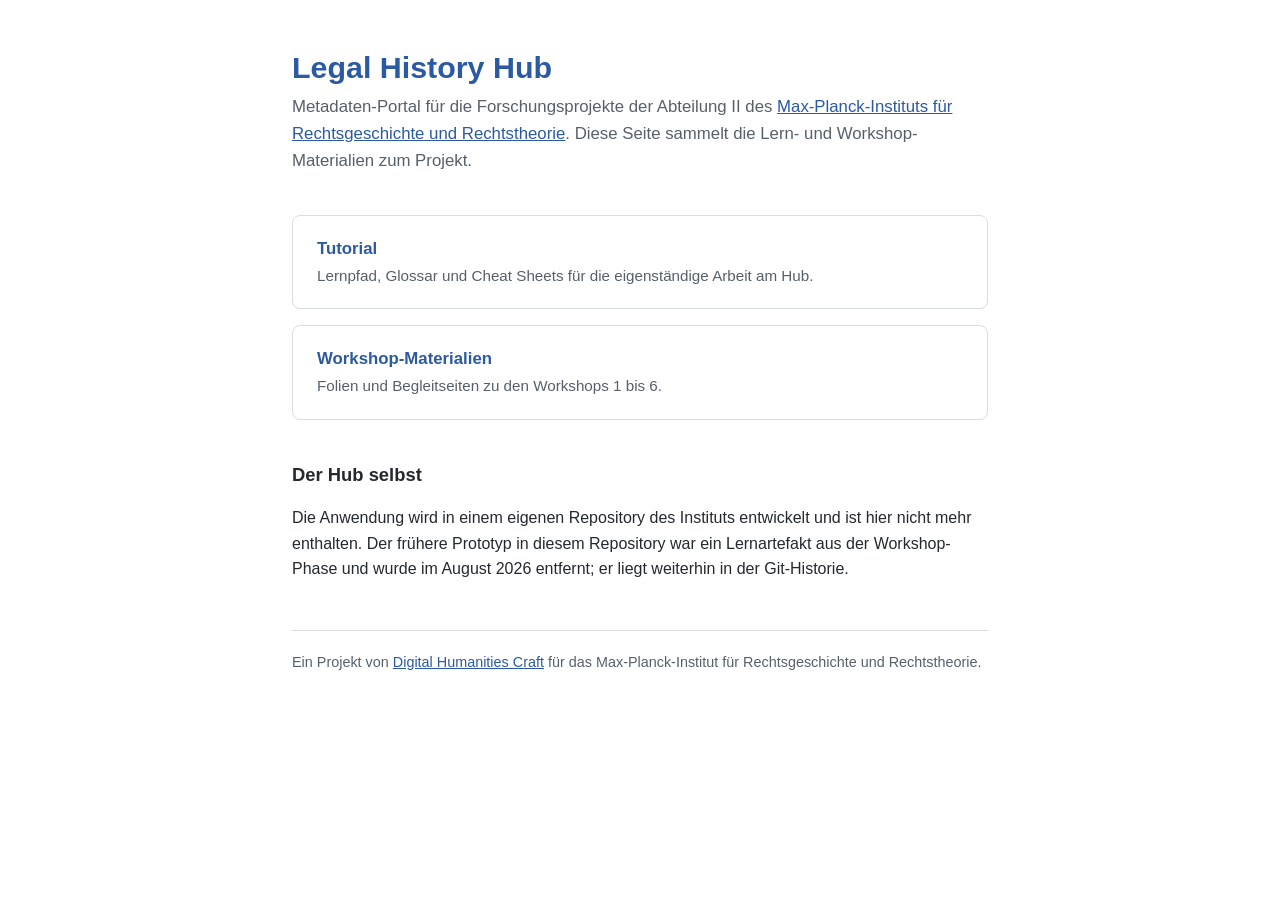
<file: index.html>
<!DOCTYPE html>
<html lang="de">
<head>
  <meta charset="utf-8">
  <meta name="viewport" content="width=device-width, initial-scale=1">
  <title>Legal History Hub – Tutorial und Workshop-Materialien</title>
  <meta name="description" content="Lernressource und Workshop-Materialien zum Legal History Hub, dem Metadaten-Portal der Abteilung II des Max-Planck-Instituts für Rechtsgeschichte und Rechtstheorie.">
  <link rel="icon" type="image/svg+xml" href="data:image/svg+xml,%3Csvg xmlns='http://www.w3.org/2000/svg' viewBox='0 0 32 32'%3E%3Crect width='32' height='32' rx='4' fill='%232c5aa0'/%3E%3Ctext x='16' y='24' font-size='22' text-anchor='middle' fill='white' font-family='Georgia,serif'%3EL%3C/text%3E%3C/svg%3E">
  <style>
    :root { --ink: #2c5aa0; --text: #24292f; --muted: #57606a; --line: #d8dee4; }
    * { box-sizing: border-box; }
    body {
      margin: 0 auto; padding: 3rem 1.25rem 4rem; max-width: 46rem;
      font-family: -apple-system, BlinkMacSystemFont, "Segoe UI", Roboto, Helvetica, Arial, sans-serif;
      line-height: 1.6; color: var(--text); background: #fff;
    }
    h1 { font-size: 1.9rem; line-height: 1.25; margin: 0 0 .5rem; color: var(--ink); }
    .lead { font-size: 1.05rem; color: var(--muted); margin: 0 0 2.5rem; }
    h2 { font-size: 1.15rem; margin: 2.5rem 0 .75rem; }
    a { color: var(--ink); }
    ul { padding-left: 1.25rem; }
    li { margin: .35rem 0; }
    .card {
      display: block; padding: 1.25rem 1.5rem; margin: 0 0 1rem;
      border: 1px solid var(--line); border-radius: 8px; text-decoration: none; color: inherit;
    }
    .card:hover { border-color: var(--ink); }
    .card strong { display: block; font-size: 1.05rem; color: var(--ink); }
    .card span { color: var(--muted); font-size: .95rem; }
    footer {
      margin-top: 3rem; padding-top: 1.25rem; border-top: 1px solid var(--line);
      color: var(--muted); font-size: .9rem;
    }
  </style>
</head>
<body>
  <h1>Legal History Hub</h1>
  <p class="lead">
    Metadaten-Portal für die Forschungsprojekte der Abteilung II des
    <a href="https://www.lhlt.mpg.de/">Max-Planck-Instituts für Rechtsgeschichte und Rechtstheorie</a>.
    Diese Seite sammelt die Lern- und Workshop-Materialien zum Projekt.
  </p>

  <a class="card" href="tutorial/">
    <strong>Tutorial</strong>
    <span>Lernpfad, Glossar und Cheat Sheets für die eigenständige Arbeit am Hub.</span>
  </a>

  <a class="card" href="tutorial/#/slides/ws1-genai-fundamentals">
    <strong>Workshop-Materialien</strong>
    <span>Folien und Begleitseiten zu den Workshops 1 bis 6.</span>
  </a>

  <h2>Der Hub selbst</h2>
  <p>
    Die Anwendung wird in einem eigenen Repository des Instituts entwickelt und ist hier nicht
    mehr enthalten. Der frühere Prototyp in diesem Repository war ein Lernartefakt aus der
    Workshop-Phase und wurde im August 2026 entfernt; er liegt weiterhin in der Git-Historie.
  </p>

  <footer>
    Ein Projekt von <a href="https://dhcraft.org">Digital Humanities Craft</a> für das
    Max-Planck-Institut für Rechtsgeschichte und Rechtstheorie.
  </footer>
</body>
</html>
</file>
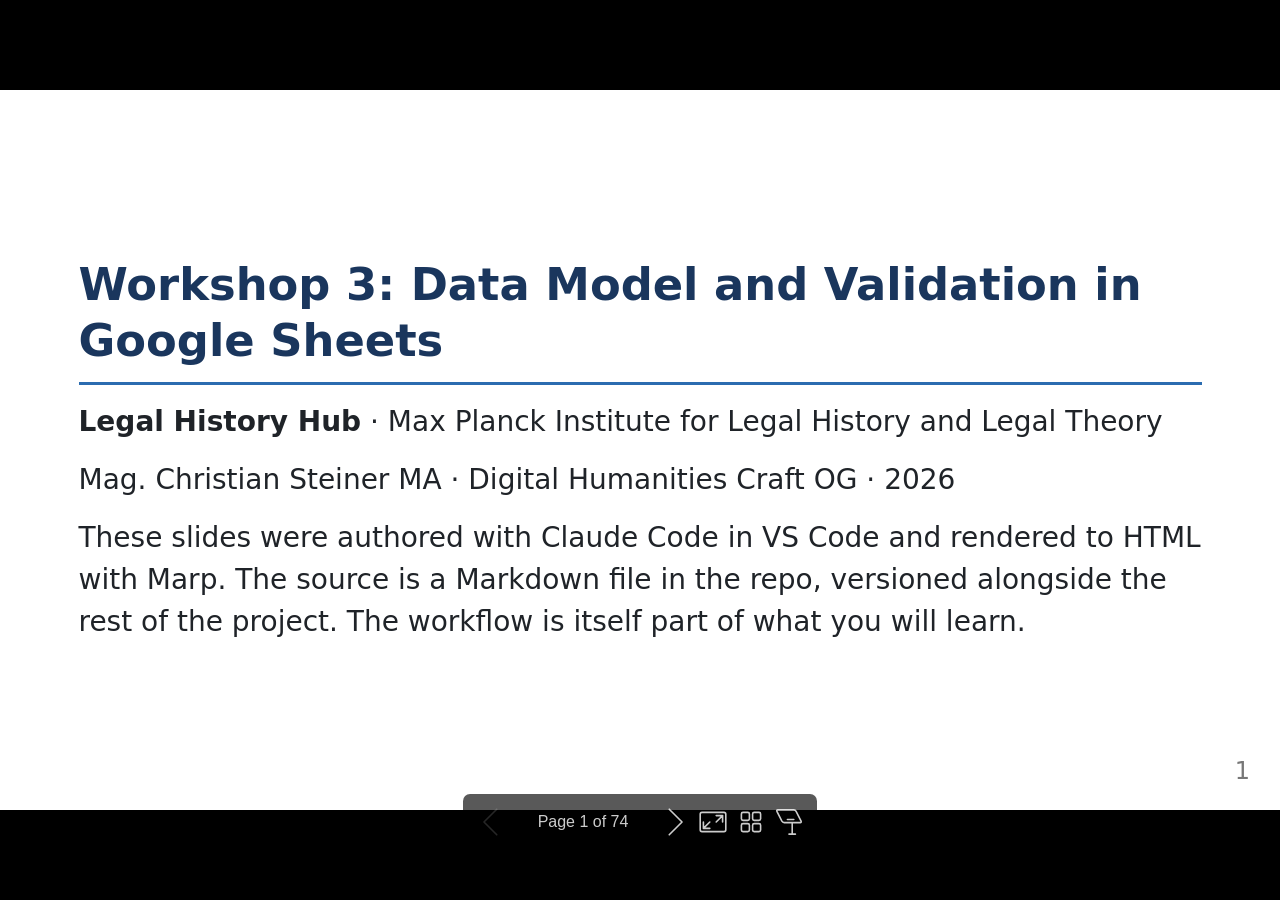
<file: tutorial/slides/Workshop 3 - Legal History Hub - mpilhlt - Data Model and Validation in Google Sheets.html>
<!DOCTYPE html><html lang="en-US"><head><title>Workshop 3: Data Model and Validation in Google Sheets</title><meta property="og:title" content="Workshop 3: Data Model and Validation in Google Sheets"><meta charset="UTF-8"><meta name="viewport" content="width=device-width,height=device-height,initial-scale=1.0"><meta name="apple-mobile-web-app-capable" content="yes"><meta http-equiv="X-UA-Compatible" content="ie=edge"><meta property="og:type" content="website"><meta name="twitter:card" content="summary"><style>@media screen{body[data-bespoke-view=""] .bespoke-marp-parent>.bespoke-marp-osc>button,body[data-bespoke-view=next] .bespoke-marp-parent>.bespoke-marp-osc>button,body[data-bespoke-view=overview] button.bespoke-marp-overview-close,body[data-bespoke-view=presenter] .bespoke-marp-presenter-container .bespoke-marp-presenter-info-container .bespoke-marp-presenter-info-page-area .bespoke-marp-presenter-info-page,body[data-bespoke-view=presenter] .bespoke-marp-presenter-container .bespoke-marp-presenter-info-container button,body[data-bespoke-view=presenter] .bespoke-marp-presenter-container .bespoke-marp-presenter-note-container button{appearance:none;background-color:initial;border:0;color:inherit;cursor:pointer;font-size:inherit;opacity:.8;outline:none;padding:0;transition:opacity .2s linear;-webkit-tap-highlight-color:transparent}body[data-bespoke-view=""] .bespoke-marp-parent>.bespoke-marp-osc>button:disabled,body[data-bespoke-view=next] .bespoke-marp-parent>.bespoke-marp-osc>button:disabled,body[data-bespoke-view=overview] button.bespoke-marp-overview-close:disabled,body[data-bespoke-view=presenter] .bespoke-marp-presenter-container .bespoke-marp-presenter-info-container .bespoke-marp-presenter-info-page-area .bespoke-marp-presenter-info-page:disabled,body[data-bespoke-view=presenter] .bespoke-marp-presenter-container .bespoke-marp-presenter-info-container button:disabled,body[data-bespoke-view=presenter] .bespoke-marp-presenter-container .bespoke-marp-presenter-note-container button:disabled{cursor:not-allowed;opacity:.15!important}body[data-bespoke-view=""] .bespoke-marp-parent>.bespoke-marp-osc>button:hover,body[data-bespoke-view=next] .bespoke-marp-parent>.bespoke-marp-osc>button:hover,body[data-bespoke-view=overview] button.bespoke-marp-overview-close:hover,body[data-bespoke-view=presenter] .bespoke-marp-presenter-container .bespoke-marp-presenter-info-container .bespoke-marp-presenter-info-page-area .bespoke-marp-presenter-info-page:hover,body[data-bespoke-view=presenter] .bespoke-marp-presenter-container .bespoke-marp-presenter-info-container button:hover,body[data-bespoke-view=presenter] .bespoke-marp-presenter-container .bespoke-marp-presenter-note-container button:hover{opacity:1}body[data-bespoke-view=""] .bespoke-marp-parent>.bespoke-marp-osc>button:hover:active,body[data-bespoke-view=next] .bespoke-marp-parent>.bespoke-marp-osc>button:hover:active,body[data-bespoke-view=overview] button.bespoke-marp-overview-close:hover:active,body[data-bespoke-view=presenter] .bespoke-marp-presenter-container .bespoke-marp-presenter-info-container .bespoke-marp-presenter-info-page-area .bespoke-marp-presenter-info-page:hover:active,body[data-bespoke-view=presenter] .bespoke-marp-presenter-container .bespoke-marp-presenter-info-container button:hover:active,body[data-bespoke-view=presenter] .bespoke-marp-presenter-container .bespoke-marp-presenter-note-container button:hover:active{opacity:.6}body[data-bespoke-view=""] .bespoke-marp-parent>.bespoke-marp-osc>button:hover:not(:disabled),body[data-bespoke-view=next] .bespoke-marp-parent>.bespoke-marp-osc>button:hover:not(:disabled),body[data-bespoke-view=overview] button.bespoke-marp-overview-close:hover:not(:disabled),body[data-bespoke-view=presenter] .bespoke-marp-presenter-container .bespoke-marp-presenter-info-container .bespoke-marp-presenter-info-page-area .bespoke-marp-presenter-info-page:hover:not(:disabled),body[data-bespoke-view=presenter] .bespoke-marp-presenter-container .bespoke-marp-presenter-info-container button:hover:not(:disabled),body[data-bespoke-view=presenter] .bespoke-marp-presenter-container .bespoke-marp-presenter-note-container button:hover:not(:disabled){transition:none}body[data-bespoke-view=""] .bespoke-marp-parent>.bespoke-marp-osc>button[data-bespoke-marp-osc=prev],body[data-bespoke-view=next] .bespoke-marp-parent>.bespoke-marp-osc>button[data-bespoke-marp-osc=prev],body[data-bespoke-view=presenter] .bespoke-marp-presenter-container .bespoke-marp-presenter-info-container button.bespoke-marp-presenter-info-page-prev{background:#0000 url("[data-uri]") no-repeat 50%;background-size:contain;overflow:hidden;text-indent:100%;white-space:nowrap}body[data-bespoke-view=""] .bespoke-marp-parent>.bespoke-marp-osc>button[data-bespoke-marp-osc=next],body[data-bespoke-view=next] .bespoke-marp-parent>.bespoke-marp-osc>button[data-bespoke-marp-osc=next],body[data-bespoke-view=presenter] .bespoke-marp-presenter-container .bespoke-marp-presenter-info-container button.bespoke-marp-presenter-info-page-next{background:#0000 url("[data-uri]") no-repeat 50%;background-size:contain;overflow:hidden;text-indent:100%;white-space:nowrap}body[data-bespoke-view=""] .bespoke-marp-parent>.bespoke-marp-osc>button[data-bespoke-marp-osc=fullscreen],body[data-bespoke-view=next] .bespoke-marp-parent>.bespoke-marp-osc>button[data-bespoke-marp-osc=fullscreen]{background:#0000 url("[data-uri]") no-repeat 50%;background-size:contain;overflow:hidden;text-indent:100%;white-space:nowrap}body[data-bespoke-view=""] .bespoke-marp-parent>.bespoke-marp-osc>button.exit[data-bespoke-marp-osc=fullscreen],body[data-bespoke-view=next] .bespoke-marp-parent>.bespoke-marp-osc>button.exit[data-bespoke-marp-osc=fullscreen]{background-image:url("[data-uri]")}body[data-bespoke-view=""] .bespoke-marp-parent>.bespoke-marp-osc>button[data-bespoke-marp-osc=presenter],body[data-bespoke-view=next] .bespoke-marp-parent>.bespoke-marp-osc>button[data-bespoke-marp-osc=presenter]{background:#0000 url("[data-uri]") no-repeat 50%;background-size:contain;overflow:hidden;text-indent:100%;white-space:nowrap}body[data-bespoke-view=overview] button.bespoke-marp-overview-close,body[data-bespoke-view=presenter] .bespoke-marp-presenter-container .bespoke-marp-presenter-note-container button.bespoke-marp-presenter-note-bigger{background:#0000 url("[data-uri]") no-repeat 50%;background-size:contain;overflow:hidden;text-indent:100%;white-space:nowrap}body[data-bespoke-view=presenter] .bespoke-marp-presenter-container .bespoke-marp-presenter-note-container button.bespoke-marp-presenter-note-smaller{background:#0000 url("[data-uri]") no-repeat 50%;background-size:contain;overflow:hidden;text-indent:100%;white-space:nowrap}body[data-bespoke-view=""] .bespoke-marp-parent>.bespoke-marp-osc>button[data-bespoke-marp-osc=overview],body[data-bespoke-view=next] .bespoke-marp-parent>.bespoke-marp-osc>button[data-bespoke-marp-osc=overview]{background:#0000 url("[data-uri]") no-repeat 50%;background-size:contain;overflow:hidden;text-indent:100%;white-space:nowrap}}@keyframes __bespoke_marp_transition_reduced_outgoing__{0%{opacity:1}to{opacity:0}}@keyframes __bespoke_marp_transition_reduced_incoming__{0%{mix-blend-mode:plus-lighter;opacity:0}to{mix-blend-mode:plus-lighter;opacity:1}}.bespoke-marp-note,.bespoke-marp-osc,.bespoke-progress-parent{display:none;transition:none}@media screen{::view-transition-group(*){animation-duration:var(--marp-bespoke-transition-animation-duration,.5s);animation-timing-function:ease}::view-transition-new(*),::view-transition-old(*){animation-delay:0s;animation-direction:var(--marp-bespoke-transition-animation-direction,normal);animation-duration:var(--marp-bespoke-transition-animation-duration,.5s);animation-fill-mode:both;animation-name:var(--marp-bespoke-transition-animation-name,var(--marp-bespoke-transition-animation-name-fallback,__bespoke_marp_transition_no_animation__));mix-blend-mode:normal}::view-transition-old(*){--marp-bespoke-transition-animation-name-fallback:__bespoke_marp_transition_reduced_outgoing__;animation-timing-function:ease}::view-transition-new(*){--marp-bespoke-transition-animation-name-fallback:__bespoke_marp_transition_reduced_incoming__;animation-timing-function:ease}::view-transition-new(root),::view-transition-old(root){animation-timing-function:linear}::view-transition-new(__bespoke_marp_transition_osc__),::view-transition-old(__bespoke_marp_transition_osc__){animation-duration:0s!important;animation-name:__bespoke_marp_transition_osc__!important}::view-transition-new(__bespoke_marp_transition_osc__){opacity:0!important}.bespoke-marp-transition-warming-up::view-transition-group(*),.bespoke-marp-transition-warming-up::view-transition-new(*),.bespoke-marp-transition-warming-up::view-transition-old(*){animation-play-state:paused!important}body,html{height:100%;margin:0}body{background:#000;overflow:hidden}svg.bespoke-marp-slide{content-visibility:hidden;interactivity:inert;opacity:0;pointer-events:none;z-index:-1}svg.bespoke-marp-slide:not(.bespoke-marp-active) *{view-transition-name:none!important}svg.bespoke-marp-slide.bespoke-marp-active{content-visibility:visible;interactivity:auto;opacity:1;pointer-events:auto;z-index:0}svg.bespoke-marp-slide.bespoke-marp-active.bespoke-marp-active-ready *{animation-name:__bespoke_marp__!important}@supports not (content-visibility:hidden){svg.bespoke-marp-slide[data-bespoke-marp-load=hideable]{display:none}svg.bespoke-marp-slide[data-bespoke-marp-load=hideable].bespoke-marp-active{display:block}}}@media screen and (prefers-reduced-motion:reduce){svg.bespoke-marp-slide *{view-transition-name:none!important}}@media screen{[data-bespoke-marp-fragment=inactive]{visibility:hidden}body[data-bespoke-view=""] .bespoke-marp-parent,body[data-bespoke-view=next] .bespoke-marp-parent{inset:0;position:absolute}body[data-bespoke-view=""] .bespoke-marp-parent>.bespoke-marp-osc,body[data-bespoke-view=next] .bespoke-marp-parent>.bespoke-marp-osc{background:#000000a6;border-radius:7px;bottom:50px;color:#fff;contain:paint;display:block;font-family:Helvetica,Arial,sans-serif;font-size:16px;left:50%;line-height:0;opacity:1;padding:12px;position:absolute;touch-action:manipulation;transform:translateX(-50%);transition:opacity .2s linear;-webkit-user-select:none;user-select:none;view-transition-name:__bespoke_marp_transition_osc__;white-space:nowrap;will-change:transform;z-index:1}body[data-bespoke-view=""] .bespoke-marp-parent>.bespoke-marp-osc>:where(*),body[data-bespoke-view=next] .bespoke-marp-parent>.bespoke-marp-osc>:where(*){margin-left:6px}body[data-bespoke-view=""] .bespoke-marp-parent>.bespoke-marp-osc>:where(*):where(:first-child),body[data-bespoke-view=next] .bespoke-marp-parent>.bespoke-marp-osc>:where(*):where(:first-child){margin-left:0}body[data-bespoke-view=""] .bespoke-marp-parent>.bespoke-marp-osc>span,body[data-bespoke-view=next] .bespoke-marp-parent>.bespoke-marp-osc>span{opacity:.8}body[data-bespoke-view=""] .bespoke-marp-parent>.bespoke-marp-osc>span[data-bespoke-marp-osc=page],body[data-bespoke-view=next] .bespoke-marp-parent>.bespoke-marp-osc>span[data-bespoke-marp-osc=page]{display:inline-block;min-width:140px;text-align:center}body[data-bespoke-view=""] .bespoke-marp-parent>.bespoke-marp-osc>button[data-bespoke-marp-osc=fullscreen],body[data-bespoke-view=""] .bespoke-marp-parent>.bespoke-marp-osc>button[data-bespoke-marp-osc=next],body[data-bespoke-view=""] .bespoke-marp-parent>.bespoke-marp-osc>button[data-bespoke-marp-osc=overview],body[data-bespoke-view=""] .bespoke-marp-parent>.bespoke-marp-osc>button[data-bespoke-marp-osc=presenter],body[data-bespoke-view=""] .bespoke-marp-parent>.bespoke-marp-osc>button[data-bespoke-marp-osc=prev],body[data-bespoke-view=next] .bespoke-marp-parent>.bespoke-marp-osc>button[data-bespoke-marp-osc=fullscreen],body[data-bespoke-view=next] .bespoke-marp-parent>.bespoke-marp-osc>button[data-bespoke-marp-osc=next],body[data-bespoke-view=next] .bespoke-marp-parent>.bespoke-marp-osc>button[data-bespoke-marp-osc=overview],body[data-bespoke-view=next] .bespoke-marp-parent>.bespoke-marp-osc>button[data-bespoke-marp-osc=presenter],body[data-bespoke-view=next] .bespoke-marp-parent>.bespoke-marp-osc>button[data-bespoke-marp-osc=prev]{height:32px;line-height:32px;width:32px}body[data-bespoke-view=""] .bespoke-marp-parent.bespoke-marp-inactive,body[data-bespoke-view=next] .bespoke-marp-parent.bespoke-marp-inactive{cursor:none}body[data-bespoke-view=""] .bespoke-marp-parent.bespoke-marp-inactive>.bespoke-marp-osc,body[data-bespoke-view=next] .bespoke-marp-parent.bespoke-marp-inactive>.bespoke-marp-osc{opacity:0;pointer-events:none}body[data-bespoke-view=""] svg.bespoke-marp-slide,body[data-bespoke-view=next] svg.bespoke-marp-slide{height:100%;left:0;position:absolute;top:0;width:100%}body[data-bespoke-view=""] .bespoke-progress-parent{background:#222;display:flex;height:5px;width:100%}body[data-bespoke-view=""] .bespoke-progress-parent+:where(.bespoke-marp-parent){top:5px}body[data-bespoke-view=""] .bespoke-progress-parent .bespoke-progress-bar{background:#0288d1;flex:0 0 0;transition:flex-basis .2s cubic-bezier(0,1,1,1)}body[data-bespoke-view=next]{background:#0000}body[data-bespoke-view=presenter]{background:#161616}body[data-bespoke-view=presenter] .bespoke-marp-presenter-container{display:grid;font-family:Helvetica,Arial,sans-serif;grid-template:"current dragbar next" minmax(140px,1fr) "current dragbar note" 2fr "info    dragbar note" 3em;grid-template-columns:minmax(3px,var(--bespoke-marp-presenter-split-ratio,66%)) 0 minmax(3px,1fr);height:100%;left:0;position:absolute;top:0;width:100%}body[data-bespoke-view=presenter] .bespoke-marp-presenter-container :where(.bespoke-marp-parent){grid-area:current;overflow:hidden;position:relative}body[data-bespoke-view=presenter] .bespoke-marp-presenter-container :where(.bespoke-marp-parent) :where(svg.bespoke-marp-slide){height:calc(100% - 40px);left:20px;pointer-events:none;position:absolute;top:20px;-webkit-user-select:none;user-select:none;width:calc(100% - 40px)}body[data-bespoke-view=presenter] .bespoke-marp-presenter-container :where(.bespoke-marp-parent) :where(svg.bespoke-marp-slide).bespoke-marp-active{filter:drop-shadow(0 3px 10px rgba(0,0,0,.5))}body[data-bespoke-view=presenter] .bespoke-marp-presenter-container .bespoke-marp-presenter-dragbar-container{background:#0288d1;cursor:col-resize;grid-area:dragbar;margin-left:-3px;opacity:0;position:relative;transition:opacity .4s linear .1s;width:6px;z-index:10}body[data-bespoke-view=presenter] .bespoke-marp-presenter-container .bespoke-marp-presenter-dragbar-container:hover{opacity:1}body[data-bespoke-view=presenter] .bespoke-marp-presenter-container .bespoke-marp-presenter-dragbar-container.active{opacity:1;transition-delay:0s}body[data-bespoke-view=presenter] .bespoke-marp-presenter-container .bespoke-marp-presenter-next-container{background:#222;cursor:pointer;display:none;grid-area:next;overflow:hidden;position:relative}body[data-bespoke-view=presenter] .bespoke-marp-presenter-container .bespoke-marp-presenter-next-container.active{display:block}body[data-bespoke-view=presenter] .bespoke-marp-presenter-container .bespoke-marp-presenter-next-container iframe.bespoke-marp-presenter-next{background:#0000;border:0;display:block;filter:drop-shadow(0 3px 10px rgba(0,0,0,.5));height:calc(100% - 40px);left:20px;pointer-events:none;position:absolute;interactivity:inert;top:20px;-webkit-user-select:none;user-select:none;width:calc(100% - 40px)}body[data-bespoke-view=presenter] .bespoke-marp-presenter-container .bespoke-marp-presenter-note-container{background:#222;color:#eee;grid-area:note;position:relative;z-index:1}body[data-bespoke-view=presenter] .bespoke-marp-presenter-container .bespoke-marp-presenter-note-container button{height:1.5em;line-height:1.5em;width:1.5em}body[data-bespoke-view=presenter] .bespoke-marp-presenter-container .bespoke-marp-presenter-note-container .bespoke-marp-presenter-note-wrapper{display:block;inset:0;position:absolute}body[data-bespoke-view=presenter] .bespoke-marp-presenter-container .bespoke-marp-presenter-note-container .bespoke-marp-presenter-note-buttons{background:#000000a6;border-radius:4px;bottom:0;display:flex;gap:4px;margin:12px;opacity:0;padding:6px;pointer-events:none;position:absolute;right:0;transition:opacity .2s linear}body[data-bespoke-view=presenter] .bespoke-marp-presenter-container .bespoke-marp-presenter-note-container .bespoke-marp-presenter-note-buttons:focus-within,body[data-bespoke-view=presenter] .bespoke-marp-presenter-container .bespoke-marp-presenter-note-container .bespoke-marp-presenter-note-wrapper:focus-within+.bespoke-marp-presenter-note-buttons,body[data-bespoke-view=presenter] .bespoke-marp-presenter-container .bespoke-marp-presenter-note-container:hover .bespoke-marp-presenter-note-buttons{opacity:1;pointer-events:auto}body[data-bespoke-view=presenter] .bespoke-marp-presenter-container .bespoke-marp-presenter-note-container .bespoke-marp-note{box-sizing:border-box;font-size:calc(1.1em*var(--bespoke-marp-note-font-scale, 1));height:calc(100% - 40px);margin:20px;overflow:auto;padding-right:3px;white-space:pre-wrap;width:calc(100% - 40px);word-wrap:break-word;scrollbar-color:#eeeeee80 #0000;scrollbar-width:thin}body[data-bespoke-view=presenter] .bespoke-marp-presenter-container .bespoke-marp-presenter-note-container .bespoke-marp-note::-webkit-scrollbar{width:6px}body[data-bespoke-view=presenter] .bespoke-marp-presenter-container .bespoke-marp-presenter-note-container .bespoke-marp-note::-webkit-scrollbar-track{background:#0000}body[data-bespoke-view=presenter] .bespoke-marp-presenter-container .bespoke-marp-presenter-note-container .bespoke-marp-note::-webkit-scrollbar-thumb{background:#eeeeee80;border-radius:6px}body[data-bespoke-view=presenter] .bespoke-marp-presenter-container .bespoke-marp-presenter-note-container .bespoke-marp-note:empty{pointer-events:none}body[data-bespoke-view=presenter] .bespoke-marp-presenter-container .bespoke-marp-presenter-note-container .bespoke-marp-note.active{display:block}body[data-bespoke-view=presenter] .bespoke-marp-presenter-container .bespoke-marp-presenter-note-container .bespoke-marp-note p:first-child{margin-top:0}body[data-bespoke-view=presenter] .bespoke-marp-presenter-container .bespoke-marp-presenter-note-container .bespoke-marp-note p:last-child{margin-bottom:0}body[data-bespoke-view=presenter] .bespoke-marp-presenter-container .bespoke-marp-presenter-info-container{align-items:center;box-sizing:border-box;color:#eee;display:flex;flex-wrap:nowrap;grid-area:info;justify-content:center;overflow:hidden;padding:0 10px}body[data-bespoke-view=presenter] .bespoke-marp-presenter-container .bespoke-marp-presenter-info-container .bespoke-marp-presenter-info-page-area,body[data-bespoke-view=presenter] .bespoke-marp-presenter-container .bespoke-marp-presenter-info-container .bespoke-marp-presenter-info-time,body[data-bespoke-view=presenter] .bespoke-marp-presenter-container .bespoke-marp-presenter-info-container .bespoke-marp-presenter-info-timer{box-sizing:border-box;display:block;padding:0 10px;white-space:nowrap;width:100%}body[data-bespoke-view=presenter] .bespoke-marp-presenter-container .bespoke-marp-presenter-info-container button{height:1.5em;line-height:1.5em;width:1.5em}body[data-bespoke-view=presenter] .bespoke-marp-presenter-container .bespoke-marp-presenter-info-container .bespoke-marp-presenter-info-page-area{order:2;text-align:center}body[data-bespoke-view=presenter] .bespoke-marp-presenter-container .bespoke-marp-presenter-info-container .bespoke-marp-presenter-info-page-area .bespoke-marp-presenter-info-page{display:inline-block;min-width:120px;text-align:center}body[data-bespoke-view=presenter] .bespoke-marp-presenter-container .bespoke-marp-presenter-info-container .bespoke-marp-presenter-info-time{color:#999;order:1;text-align:left}body[data-bespoke-view=presenter] .bespoke-marp-presenter-container .bespoke-marp-presenter-info-container .bespoke-marp-presenter-info-timer{color:#999;order:3;text-align:right}body[data-bespoke-view=presenter] .bespoke-marp-presenter-container .bespoke-marp-presenter-info-container .bespoke-marp-presenter-info-timer:hover{cursor:pointer}body[data-bespoke-view=overview]{background:#161616;overflow:auto}body[data-bespoke-view=overview] [data-bespoke-marp-fragment=inactive]{visibility:visible}body[data-bespoke-view=overview] .bespoke-marp-overview-header{backdrop-filter:blur(4px);background:#222222d9;box-shadow:0 3px 10px #00000080;box-sizing:border-box;display:flex;height:48px;inset:0 0 auto;justify-content:flex-end;padding:10px;position:fixed;z-index:1}body[data-bespoke-view=overview] button.bespoke-marp-overview-close{height:28px;line-height:28px;transform:rotate(45deg);width:28px}body[data-bespoke-view=overview] .bespoke-marp-parent{display:grid;gap:40px;grid-template-columns:repeat(auto-fit,minmax(0,240px));justify-content:space-around;padding:30px}body[data-bespoke-view=overview] .bespoke-marp-parent svg.bespoke-marp-slide{--bov-selected:#0000;--bov-focus:#161616;--bov-focus-outline:#0000;background-image:conic-gradient(#161616 0 0),conic-gradient(var(--bov-focus) 0 0),conic-gradient(var(--bov-focus-outline) 0 0),conic-gradient(var(--bov-selected) 0 0);background-position:5px 5px,3px 3px,2px 2px,0 0;background-repeat:no-repeat;background-size:calc(100% - 10px) calc(100% - 10px),calc(100% - 6px) calc(100% - 6px),calc(100% - 4px) calc(100% - 4px),100% 100%;content-visibility:visible;cursor:pointer;filter:drop-shadow(0 3px 10px rgba(0,0,0,.5));margin:-6px;padding:6px;interactivity:auto;opacity:1;outline:0;pointer-events:auto;scroll-margin-block:30px;width:100%;z-index:0}body[data-bespoke-view=overview] .bespoke-marp-parent svg.bespoke-marp-slide *,body[data-bespoke-view=overview] .bespoke-marp-parent svg.bespoke-marp-slide.bespoke-marp-active *{pointer-events:none;interactivity:inert}body[data-bespoke-view=overview] .bespoke-marp-parent svg.bespoke-marp-slide:active,body[data-bespoke-view=overview] .bespoke-marp-parent svg.bespoke-marp-slide:focus-visible,body[data-bespoke-view=overview] .bespoke-marp-parent svg.bespoke-marp-slide:hover{--bov-focus-outline:#161616}body[data-bespoke-view=overview] .bespoke-marp-parent svg.bespoke-marp-slide:focus-visible,body[data-bespoke-view=overview] .bespoke-marp-parent svg.bespoke-marp-slide:hover{--bov-focus:#999}body[data-bespoke-view=overview] .bespoke-marp-parent svg.bespoke-marp-slide:active{--bov-focus:#eee}body[data-bespoke-view=overview] .bespoke-marp-parent svg.bespoke-marp-slide.bespoke-marp-active{--bov-selected:#0288d1}body[data-bespoke-view=overview]:has(.bespoke-marp-overview-header) .bespoke-marp-parent{padding-top:78px}body[data-bespoke-view=overview]:has(.bespoke-marp-overview-header) .bespoke-marp-parent svg.bespoke-marp-slide{scroll-margin-top:78px}.bespoke-marp-overview{background:#000000a6;inset:0;opacity:0;pointer-events:none;position:fixed;transition:opacity .1s ease;z-index:10}.bespoke-marp-overview iframe{background:#222;border:0;display:block;height:100%;left:0;position:absolute;top:0;width:100%}.bespoke-marp-overview[data-open="1"]{opacity:1;pointer-events:auto}}@media print{.bespoke-marp-overview,.bespoke-marp-presenter-info-container,.bespoke-marp-presenter-next-container,.bespoke-marp-presenter-note-container{display:none}}</style><style>div#\:\$p > svg > foreignObject > section{width:1280px;height:720px;box-sizing:border-box;overflow:hidden;position:relative;scroll-snap-align:center center;-webkit-text-size-adjust:100%;text-size-adjust:100%}div#\:\$p > svg > foreignObject > section::after{bottom:0;content:attr(data-marpit-pagination);padding:inherit;pointer-events:none;position:absolute;right:0}div#\:\$p > svg > foreignObject > section:not([data-marpit-pagination])::after{display:none}div#\:\$p > svg > foreignObject > section :is(h1, marp-h1){font-size:2em;margin-block:0.67em}div#\:\$p > svg > foreignObject > section video::-webkit-media-controls{will-change:transform}@page {size:1280px 720px;margin:0}@media print{html, body{background-color:#fff;margin:0;page-break-inside:avoid;break-inside:avoid-page}div#\:\$p > svg > foreignObject > section{page-break-before:always;break-before:page}div#\:\$p > svg > foreignObject > section, div#\:\$p > svg > foreignObject > section *{-webkit-print-color-adjust:exact!important;animation-delay:0s!important;animation-duration:0s!important;color-adjust:exact!important;print-color-adjust:exact!important;transition:none!important}div#\:\$p > svg[data-marpit-svg]{display:block;height:100vh;width:100vw}}div#\:\$p > svg > foreignObject > :where(section){container-type:size}div#\:\$p > svg > foreignObject > section img[data-marp-twemoji]{background:transparent;height:1em;margin:0 .05em 0 .1em;vertical-align:-.1em;width:1em}div#\:\$p > svg > foreignObject > section{--fgColor-danger:light-dark(#d1242f, #f85149);--bgColor-attention-muted:light-dark(#fff8c5, #bb800926);--bgColor-muted:light-dark(#f6f8fa, #151b23);--bgColor-neutral-muted:light-dark(#818b981f, #656c7633);--borderColor-accent-emphasis:light-dark(#0969da, #1f6feb);--borderColor-attention-emphasis:light-dark(#9a6700, #9e6a03);--borderColor-danger-emphasis:light-dark(#cf222e, #da3633);--borderColor-default:light-dark(#d1d9e0, #3d444d);--borderColor-done-emphasis:light-dark(#8250df, #8957e5);--borderColor-success-emphasis:light-dark(#1a7f37, #238636);--color-prettylights-syntax-brackethighlighter-angle:light-dark(#59636e, #9198a1);--color-prettylights-syntax-brackethighlighter-unmatched:light-dark(#82071e, #f85149);--color-prettylights-syntax-carriage-return-bg:light-dark(#cf222e, #b62324);--color-prettylights-syntax-carriage-return-text:light-dark(#f6f8fa, #f0f6fc);--color-prettylights-syntax-comment:light-dark(#59636e, #9198a1);--color-prettylights-syntax-constant:light-dark(#0550ae, #79c0ff);--color-prettylights-syntax-constant-other-reference-link:light-dark(#0a3069, #a5d6ff);--color-prettylights-syntax-entity:light-dark(#6639ba, #d2a8ff);--color-prettylights-syntax-entity-tag:light-dark(#0550ae, #7ee787);--color-prettylights-syntax-invalid-illegal-text:light-dark(var(--fgColor-danger), var(--fgColor-danger));--color-prettylights-syntax-keyword:light-dark(#cf222e, #ff7b72);--color-prettylights-syntax-markup-changed-bg:light-dark(#ffd8b5, #5a1e02);--color-prettylights-syntax-markup-changed-text:light-dark(#953800, #ffdfb6);--color-prettylights-syntax-markup-deleted-bg:light-dark(#ffebe9, #67060c);--color-prettylights-syntax-markup-deleted-text:light-dark(#82071e, #ffdcd7);--color-prettylights-syntax-markup-heading:light-dark(#0550ae, #1f6feb);--color-prettylights-syntax-markup-ignored-bg:light-dark(#0550ae, #1158c7);--color-prettylights-syntax-markup-ignored-text:light-dark(#d1d9e0, #f0f6fc);--color-prettylights-syntax-markup-inserted-bg:light-dark(#dafbe1, #033a16);--color-prettylights-syntax-markup-inserted-text:light-dark(#116329, #aff5b4);--color-prettylights-syntax-markup-list:light-dark(#3b2300, #f2cc60);--color-prettylights-syntax-meta-diff-range:light-dark(#8250df, #d2a8ff);--color-prettylights-syntax-string:light-dark(#0a3069, #a5d6ff);--color-prettylights-syntax-string-regexp:light-dark(#116329, #7ee787);--color-prettylights-syntax-sublimelinter-gutter-mark:light-dark(#818b98, #3d444d);--color-prettylights-syntax-variable:light-dark(#953800, #ffa657);--fgColor-accent:light-dark(#0969da, #4493f8);--fgColor-attention:light-dark(#9a6700, #d29922);--fgColor-done:light-dark(#8250df, #ab7df8);--fgColor-muted:light-dark(#59636e, #9198a1);--fgColor-success:light-dark(#1a7f37, #3fb950);--bgColor-default:light-dark(#fff, #0d1117);--borderColor-muted:light-dark(#d1d9e0b3, #3d444db3);--color-prettylights-syntax-invalid-illegal-bg:light-dark(var(--bgColor-danger-muted), var(--bgColor-danger-muted));--color-prettylights-syntax-markup-bold:light-dark(#1f2328, #f0f6fc);--color-prettylights-syntax-markup-italic:light-dark(#1f2328, #f0f6fc);--color-prettylights-syntax-storage-modifier-import:light-dark(#1f2328, #f0f6fc);--fgColor-default:light-dark(#1f2328, #f0f6fc);--focus-outlineColor:light-dark(var(--borderColor-accent-emphasis), var(--borderColor-accent-emphasis));--borderColor-neutral-muted:light-dark(var(--borderColor-muted), var(--borderColor-muted));--base-size-16:calc(var(--marpit-root-font-size, 1rem) * 1);--base-size-24:calc(var(--marpit-root-font-size, 1rem) * 1.5);--base-size-4:calc(var(--marpit-root-font-size, 1rem) * 0.25);--base-size-40:calc(var(--marpit-root-font-size, 1rem) * 2.5);--base-size-8:calc(var(--marpit-root-font-size, 1rem) * 0.5);--base-text-weight-medium:500;--base-text-weight-normal:400;--base-text-weight-semibold:600;--fontStack-monospace:ui-monospace, SFMono-Regular, SF Mono, Menlo, Consolas, Liberation Mono, monospace;--fontStack-sansSerif:-apple-system, BlinkMacSystemFont, "Segoe UI", "Noto Sans", Helvetica, Arial, sans-serif, "Apple Color Emoji", "Segoe UI Emoji";}/*!
 * Marp default theme.
 *
 * @theme default
 * @author Yuki Hattori
 *
 * @auto-scaling true
 * @size 16:9 1280px 720px
 * @size 4:3 960px 720px
 */div#\:\$p > svg > foreignObject > section [data-theme=light],div#\:\$p > svg > foreignObject > section{color-scheme:light}div#\:\$p > svg > foreignObject > section [data-theme=dark],div#\:\$p > svg > foreignObject > section:where(.invert){color-scheme:dark}div#\:\$p > svg > foreignObject > section{-ms-text-size-adjust:100%;-webkit-text-size-adjust:100%;background-color:var(--bgColor-default);color:var(--fgColor-default);font-family:var(--fontStack-sansSerif, -apple-system, BlinkMacSystemFont, "Segoe UI", "Noto Sans", Helvetica, Arial, sans-serif, "Apple Color Emoji", "Segoe UI Emoji");font-size:16px;font-weight:var(--base-text-weight-normal, 400);line-height:1.5;margin:0;word-wrap:break-word}div#\:\$p > svg > foreignObject > section{--marpit-root-font-size:16px}div#\:\$p > svg > foreignObject > section a{text-decoration:underline;text-underline-offset:calc(var(--marpit-root-font-size, 1rem) * .2)}div#\:\$p > svg > foreignObject > section :is(h1, marp-h1):hover .anchor .octicon-link:before,div#\:\$p > svg > foreignObject > section :is(h2, marp-h2):hover .anchor .octicon-link:before,div#\:\$p > svg > foreignObject > section :is(h3, marp-h3):hover .anchor .octicon-link:before,div#\:\$p > svg > foreignObject > section :is(h4, marp-h4):hover .anchor .octicon-link:before,div#\:\$p > svg > foreignObject > section :is(h5, marp-h5):hover .anchor .octicon-link:before,div#\:\$p > svg > foreignObject > section :is(h6, marp-h6):hover .anchor .octicon-link:before{background-color:currentColor;content:" ";display:inline-block;height:16px;-webkit-mask-image:url('data:image/svg+xml;charset=utf-8,<svg xmlns="http://www.w3.org/2000/svg" aria-hidden="true" viewBox="0 0 16 16"><path fill-rule="evenodd" d="M7.775 3.275a.75.75 0 0 0 1.06 1.06l1.25-1.25a2 2 0 1 1 2.83 2.83l-2.5 2.5a2 2 0 0 1-2.83 0 .75.75 0 0 0-1.06 1.06 3.5 3.5 0 0 0 4.95 0l2.5-2.5a3.5 3.5 0 0 0-4.95-4.95zm-4.69 9.64a2 2 0 0 1 0-2.83l2.5-2.5a2 2 0 0 1 2.83 0 .75.75 0 0 0 1.06-1.06 3.5 3.5 0 0 0-4.95 0l-2.5 2.5a3.5 3.5 0 0 0 4.95 4.95l1.25-1.25a.75.75 0 0 0-1.06-1.06l-1.25 1.25a2 2 0 0 1-2.83 0"/></svg>');mask-image:url('data:image/svg+xml;charset=utf-8,<svg xmlns="http://www.w3.org/2000/svg" aria-hidden="true" viewBox="0 0 16 16"><path fill-rule="evenodd" d="M7.775 3.275a.75.75 0 0 0 1.06 1.06l1.25-1.25a2 2 0 1 1 2.83 2.83l-2.5 2.5a2 2 0 0 1-2.83 0 .75.75 0 0 0-1.06 1.06 3.5 3.5 0 0 0 4.95 0l2.5-2.5a3.5 3.5 0 0 0-4.95-4.95zm-4.69 9.64a2 2 0 0 1 0-2.83l2.5-2.5a2 2 0 0 1 2.83 0 .75.75 0 0 0 1.06-1.06 3.5 3.5 0 0 0-4.95 0l-2.5 2.5a3.5 3.5 0 0 0 4.95 4.95l1.25-1.25a.75.75 0 0 0-1.06-1.06l-1.25 1.25a2 2 0 0 1-2.83 0"/></svg>');width:16px}div#\:\$p > svg > foreignObject > section details,div#\:\$p > svg > foreignObject > section figcaption,div#\:\$p > svg > foreignObject > section figure{display:block}div#\:\$p > svg > foreignObject > section summary{display:list-item}div#\:\$p > svg > foreignObject > section [hidden]{display:none!important}div#\:\$p > svg > foreignObject > section a{background-color:transparent;color:var(--fgColor-accent);text-decoration:none}div#\:\$p > svg > foreignObject > section abbr[title]{border-bottom:none;-webkit-text-decoration:underline dotted;text-decoration:underline dotted}div#\:\$p > svg > foreignObject > section b,div#\:\$p > svg > foreignObject > section strong{font-weight:var(--base-text-weight-semibold, 600)}div#\:\$p > svg > foreignObject > section dfn{font-style:italic}div#\:\$p > svg > foreignObject > section :is(h1, marp-h1){border-bottom:1px solid var(--borderColor-muted);font-size:2em;font-weight:var(--base-text-weight-semibold, 600);margin:.67em 0;padding-bottom:.3em}div#\:\$p > svg > foreignObject > section mark{background-color:var(--bgColor-attention-muted);color:var(--fgColor-default)}div#\:\$p > svg > foreignObject > section small{font-size:90%}div#\:\$p > svg > foreignObject > section sub,div#\:\$p > svg > foreignObject > section sup{font-size:75%;line-height:0;position:relative;vertical-align:baseline}div#\:\$p > svg > foreignObject > section sub{bottom:-.25em}div#\:\$p > svg > foreignObject > section sup{top:-.5em}div#\:\$p > svg > foreignObject > section img{border-style:none;box-sizing:content-box;max-width:100%}div#\:\$p > svg > foreignObject > section code,div#\:\$p > svg > foreignObject > section kbd,div#\:\$p > svg > foreignObject > section :is(pre, marp-pre),div#\:\$p > svg > foreignObject > section samp{font-family:monospace;font-size:1em}div#\:\$p > svg > foreignObject > section figure{margin:1em var(--base-size-40)}div#\:\$p > svg > foreignObject > section hr{background:transparent;background-color:var(--borderColor-default);border:0;box-sizing:content-box;height:.25em;margin:var(--base-size-24) 0;overflow:hidden;padding:0}div#\:\$p > svg > foreignObject > section input{font:inherit;font-family:inherit;font-size:inherit;line-height:inherit;margin:0;overflow:visible}div#\:\$p > svg > foreignObject > section [type=button],div#\:\$p > svg > foreignObject > section [type=reset],div#\:\$p > svg > foreignObject > section [type=submit]{-webkit-appearance:button;-moz-appearance:button;appearance:button}div#\:\$p > svg > foreignObject > section [type=checkbox],div#\:\$p > svg > foreignObject > section [type=radio]{box-sizing:border-box;padding:0}div#\:\$p > svg > foreignObject > section [type=number]::-webkit-inner-spin-button,div#\:\$p > svg > foreignObject > section [type=number]::-webkit-outer-spin-button{height:auto}div#\:\$p > svg > foreignObject > section [type=search]::-webkit-search-cancel-button,div#\:\$p > svg > foreignObject > section [type=search]::-webkit-search-decoration{-webkit-appearance:none;appearance:none}div#\:\$p > svg > foreignObject > section ::-webkit-input-placeholder{color:inherit;opacity:.54}div#\:\$p > svg > foreignObject > section ::-webkit-file-upload-button{-webkit-appearance:button;appearance:button;font:inherit}div#\:\$p > svg > foreignObject > section a:hover{text-decoration:underline}div#\:\$p > svg > foreignObject > section ::-moz-placeholder{color:var(--fgColor-muted);opacity:1}div#\:\$p > svg > foreignObject > section ::placeholder{color:var(--fgColor-muted);opacity:1}div#\:\$p > svg > foreignObject > section hr:after,div#\:\$p > svg > foreignObject > section hr:before{content:"";display:table}div#\:\$p > svg > foreignObject > section hr:after{clear:both}div#\:\$p > svg > foreignObject > section table{border-collapse:collapse;border-spacing:0;display:block;font-variant:tabular-nums;max-width:100%;overflow:auto;width:-moz-max-content;width:max-content}div#\:\$p > svg > foreignObject > section td,div#\:\$p > svg > foreignObject > section th{padding:0}div#\:\$p > svg > foreignObject > section details summary{cursor:pointer}div#\:\$p > svg > foreignObject > section [role=button]:focus,div#\:\$p > svg > foreignObject > section a:focus,div#\:\$p > svg > foreignObject > section input[type=checkbox]:focus,div#\:\$p > svg > foreignObject > section input[type=radio]:focus{box-shadow:none;outline:2px solid var(--focus-outlineColor);outline-offset:-2px}div#\:\$p > svg > foreignObject > section [role=button]:focus:not(:focus-visible),div#\:\$p > svg > foreignObject > section a:focus:not(:focus-visible),div#\:\$p > svg > foreignObject > section input[type=checkbox]:focus:not(:focus-visible),div#\:\$p > svg > foreignObject > section input[type=radio]:focus:not(:focus-visible){outline:1px solid transparent}div#\:\$p > svg > foreignObject > section [role=button]:focus-visible,div#\:\$p > svg > foreignObject > section a:focus-visible,div#\:\$p > svg > foreignObject > section input[type=checkbox]:focus-visible,div#\:\$p > svg > foreignObject > section input[type=radio]:focus-visible{box-shadow:none;outline:2px solid var(--focus-outlineColor);outline-offset:-2px}div#\:\$p > svg > foreignObject > section a:not([class]):focus,div#\:\$p > svg > foreignObject > section a:not([class]):focus-visible,div#\:\$p > svg > foreignObject > section input[type=checkbox]:focus,div#\:\$p > svg > foreignObject > section input[type=checkbox]:focus-visible,div#\:\$p > svg > foreignObject > section input[type=radio]:focus,div#\:\$p > svg > foreignObject > section input[type=radio]:focus-visible{outline-offset:0}div#\:\$p > svg > foreignObject > section kbd{background-color:var(--bgColor-muted);border-bottom-color:var(--borderColor-neutral-muted);border:1px solid var(--borderColor-neutral-muted);border-radius:6px;box-shadow:inset 0 -1px 0 var(--borderColor-neutral-muted);color:var(--fgColor-default);display:inline-block;font:11px var(--fontStack-monospace, ui-monospace, SFMono-Regular, SF Mono, Menlo, Consolas, Liberation Mono, monospace);line-height:10px;padding:var(--base-size-4);vertical-align:middle}div#\:\$p > svg > foreignObject > section :is(h1, marp-h1),div#\:\$p > svg > foreignObject > section :is(h2, marp-h2),div#\:\$p > svg > foreignObject > section :is(h3, marp-h3),div#\:\$p > svg > foreignObject > section :is(h4, marp-h4),div#\:\$p > svg > foreignObject > section :is(h5, marp-h5),div#\:\$p > svg > foreignObject > section :is(h6, marp-h6){font-weight:var(--base-text-weight-semibold, 600);line-height:1.25;margin-bottom:var(--base-size-16);margin-top:var(--base-size-24)}div#\:\$p > svg > foreignObject > section :is(h2, marp-h2){border-bottom:1px solid var(--borderColor-muted);font-size:1.5em;padding-bottom:.3em}div#\:\$p > svg > foreignObject > section :is(h2, marp-h2),div#\:\$p > svg > foreignObject > section :is(h3, marp-h3){font-weight:var(--base-text-weight-semibold, 600)}div#\:\$p > svg > foreignObject > section :is(h3, marp-h3){font-size:1.25em}div#\:\$p > svg > foreignObject > section :is(h4, marp-h4){font-size:1em}div#\:\$p > svg > foreignObject > section :is(h4, marp-h4),div#\:\$p > svg > foreignObject > section :is(h5, marp-h5){font-weight:var(--base-text-weight-semibold, 600)}div#\:\$p > svg > foreignObject > section :is(h5, marp-h5){font-size:.875em}div#\:\$p > svg > foreignObject > section :is(h6, marp-h6){color:var(--fgColor-muted);font-size:.85em;font-weight:var(--base-text-weight-semibold, 600)}div#\:\$p > svg > foreignObject > section p{margin-bottom:10px;margin-top:0}div#\:\$p > svg > foreignObject > section blockquote{border-left:.25em solid var(--borderColor-default);color:var(--fgColor-muted);margin:0;padding:0 1em}div#\:\$p > svg > foreignObject > section ol,div#\:\$p > svg > foreignObject > section ul{margin-bottom:0;margin-top:0;padding-left:2em}div#\:\$p > svg > foreignObject > section ol ol,div#\:\$p > svg > foreignObject > section ul ol{list-style-type:lower-roman}div#\:\$p > svg > foreignObject > section ol ol ol,div#\:\$p > svg > foreignObject > section ol ul ol,div#\:\$p > svg > foreignObject > section ul ol ol,div#\:\$p > svg > foreignObject > section ul ul ol{list-style-type:lower-alpha}div#\:\$p > svg > foreignObject > section dd{margin-left:0}div#\:\$p > svg > foreignObject > section code,div#\:\$p > svg > foreignObject > section :is(pre, marp-pre),div#\:\$p > svg > foreignObject > section samp,div#\:\$p > svg > foreignObject > section tt{font-family:var(--fontStack-monospace, ui-monospace, SFMono-Regular, SF Mono, Menlo, Consolas, Liberation Mono, monospace);font-size:12px}div#\:\$p > svg > foreignObject > section :is(pre, marp-pre){margin-bottom:0;margin-top:0;word-wrap:normal}div#\:\$p > svg > foreignObject > section .octicon{display:inline-block;fill:currentColor;overflow:visible!important;vertical-align:text-bottom}div#\:\$p > svg > foreignObject > section input::-webkit-inner-spin-button,div#\:\$p > svg > foreignObject > section input::-webkit-outer-spin-button{-webkit-appearance:none;appearance:none;margin:0}div#\:\$p > svg > foreignObject > section .mr-2{margin-right:var(--base-size-8, 8px)!important}div#\:\$p > svg > foreignObject > section:after,div#\:\$p > svg > foreignObject > section:before{display:table}div#\:\$p > svg > foreignObject > section:after{clear:both}div#\:\$p > svg > foreignObject > section>:first-child{margin-top:0!important}div#\:\$p > svg > foreignObject > section>:last-child{margin-bottom:0!important}div#\:\$p > svg > foreignObject > section a:not([href]){color:inherit;text-decoration:none}div#\:\$p > svg > foreignObject > section .absent{color:var(--fgColor-danger)}div#\:\$p > svg > foreignObject > section .anchor{float:left;line-height:1;margin-left:-20px;padding-right:var(--base-size-4)}div#\:\$p > svg > foreignObject > section .anchor:focus{outline:none}div#\:\$p > svg > foreignObject > section blockquote,div#\:\$p > svg > foreignObject > section details,div#\:\$p > svg > foreignObject > section dl,div#\:\$p > svg > foreignObject > section ol,div#\:\$p > svg > foreignObject > section p,div#\:\$p > svg > foreignObject > section :is(pre, marp-pre),div#\:\$p > svg > foreignObject > section table,div#\:\$p > svg > foreignObject > section ul{margin-bottom:var(--base-size-16);margin-top:0}div#\:\$p > svg > foreignObject > section blockquote>:first-child{margin-top:0}div#\:\$p > svg > foreignObject > section blockquote>:last-child{margin-bottom:0}div#\:\$p > svg > foreignObject > section :is(h1, marp-h1) .octicon-link,div#\:\$p > svg > foreignObject > section :is(h2, marp-h2) .octicon-link,div#\:\$p > svg > foreignObject > section :is(h3, marp-h3) .octicon-link,div#\:\$p > svg > foreignObject > section :is(h4, marp-h4) .octicon-link,div#\:\$p > svg > foreignObject > section :is(h5, marp-h5) .octicon-link,div#\:\$p > svg > foreignObject > section :is(h6, marp-h6) .octicon-link{color:var(--fgColor-default);vertical-align:middle;visibility:hidden}div#\:\$p > svg > foreignObject > section :is(h1, marp-h1):hover .anchor,div#\:\$p > svg > foreignObject > section :is(h2, marp-h2):hover .anchor,div#\:\$p > svg > foreignObject > section :is(h3, marp-h3):hover .anchor,div#\:\$p > svg > foreignObject > section :is(h4, marp-h4):hover .anchor,div#\:\$p > svg > foreignObject > section :is(h5, marp-h5):hover .anchor,div#\:\$p > svg > foreignObject > section :is(h6, marp-h6):hover .anchor{text-decoration:none}div#\:\$p > svg > foreignObject > section :is(h1, marp-h1):hover .anchor .octicon-link,div#\:\$p > svg > foreignObject > section :is(h2, marp-h2):hover .anchor .octicon-link,div#\:\$p > svg > foreignObject > section :is(h3, marp-h3):hover .anchor .octicon-link,div#\:\$p > svg > foreignObject > section :is(h4, marp-h4):hover .anchor .octicon-link,div#\:\$p > svg > foreignObject > section :is(h5, marp-h5):hover .anchor .octicon-link,div#\:\$p > svg > foreignObject > section :is(h6, marp-h6):hover .anchor .octicon-link{visibility:visible}div#\:\$p > svg > foreignObject > section :is(h1, marp-h1) code,div#\:\$p > svg > foreignObject > section :is(h1, marp-h1) tt,div#\:\$p > svg > foreignObject > section :is(h2, marp-h2) code,div#\:\$p > svg > foreignObject > section :is(h2, marp-h2) tt,div#\:\$p > svg > foreignObject > section :is(h3, marp-h3) code,div#\:\$p > svg > foreignObject > section :is(h3, marp-h3) tt,div#\:\$p > svg > foreignObject > section :is(h4, marp-h4) code,div#\:\$p > svg > foreignObject > section :is(h4, marp-h4) tt,div#\:\$p > svg > foreignObject > section :is(h5, marp-h5) code,div#\:\$p > svg > foreignObject > section :is(h5, marp-h5) tt,div#\:\$p > svg > foreignObject > section :is(h6, marp-h6) code,div#\:\$p > svg > foreignObject > section :is(h6, marp-h6) tt{font-size:inherit;padding:0 .2em}div#\:\$p > svg > foreignObject > section summary :is(h1, marp-h1),div#\:\$p > svg > foreignObject > section summary :is(h2, marp-h2),div#\:\$p > svg > foreignObject > section summary :is(h3, marp-h3),div#\:\$p > svg > foreignObject > section summary :is(h4, marp-h4),div#\:\$p > svg > foreignObject > section summary :is(h5, marp-h5),div#\:\$p > svg > foreignObject > section summary :is(h6, marp-h6){display:inline-block}div#\:\$p > svg > foreignObject > section summary :is(h1, marp-h1) .anchor,div#\:\$p > svg > foreignObject > section summary :is(h2, marp-h2) .anchor,div#\:\$p > svg > foreignObject > section summary :is(h3, marp-h3) .anchor,div#\:\$p > svg > foreignObject > section summary :is(h4, marp-h4) .anchor,div#\:\$p > svg > foreignObject > section summary :is(h5, marp-h5) .anchor,div#\:\$p > svg > foreignObject > section summary :is(h6, marp-h6) .anchor{margin-left:-40px}div#\:\$p > svg > foreignObject > section summary :is(h1, marp-h1),div#\:\$p > svg > foreignObject > section summary :is(h2, marp-h2){border-bottom:0;padding-bottom:0}div#\:\$p > svg > foreignObject > section ol.no-list,div#\:\$p > svg > foreignObject > section ul.no-list{list-style-type:none;padding:0}div#\:\$p > svg > foreignObject > section ol[type="a s"]{list-style-type:lower-alpha}div#\:\$p > svg > foreignObject > section ol[type="A s"]{list-style-type:upper-alpha}div#\:\$p > svg > foreignObject > section ol[type="i s"]{list-style-type:lower-roman}div#\:\$p > svg > foreignObject > section ol[type="I s"]{list-style-type:upper-roman}div#\:\$p > svg > foreignObject > section div>ol:not([type]),div#\:\$p > svg > foreignObject > section ol[type="1"]{list-style-type:decimal}div#\:\$p > svg > foreignObject > section ol ol,div#\:\$p > svg > foreignObject > section ol ul,div#\:\$p > svg > foreignObject > section ul ol,div#\:\$p > svg > foreignObject > section ul ul{margin-bottom:0;margin-top:0}div#\:\$p > svg > foreignObject > section li>p{margin-top:var(--base-size-16)}div#\:\$p > svg > foreignObject > section li+li{margin-top:.25em}div#\:\$p > svg > foreignObject > section dl{padding:0}div#\:\$p > svg > foreignObject > section dl dt{font-size:1em;font-style:italic;font-weight:var(--base-text-weight-semibold, 600);margin-top:var(--base-size-16);padding:0}div#\:\$p > svg > foreignObject > section dl dd{margin-bottom:var(--base-size-16);padding:0 var(--base-size-16)}div#\:\$p > svg > foreignObject > section table th{font-weight:var(--base-text-weight-semibold, 600)}div#\:\$p > svg > foreignObject > section table td,div#\:\$p > svg > foreignObject > section table th{border:1px solid var(--borderColor-default);padding:6px 13px}div#\:\$p > svg > foreignObject > section table td>:last-child{margin-bottom:0}div#\:\$p > svg > foreignObject > section table tr{background-color:var(--bgColor-default);border-top:1px solid var(--borderColor-muted)}div#\:\$p > svg > foreignObject > section table tr:nth-child(2n){background-color:var(--bgColor-muted)}div#\:\$p > svg > foreignObject > section table img{background-color:transparent}div#\:\$p > svg > foreignObject > section img[align=right]{padding-left:20px}div#\:\$p > svg > foreignObject > section img[align=left]{padding-right:20px}div#\:\$p > svg > foreignObject > section .emoji{background-color:transparent;max-width:none;vertical-align:text-top}div#\:\$p > svg > foreignObject > section :is(span, marp-span).frame,div#\:\$p > svg > foreignObject > section :is(span, marp-span).frame>:is(span, marp-span){display:block;overflow:hidden}div#\:\$p > svg > foreignObject > section :is(span, marp-span).frame>:is(span, marp-span){border:1px solid var(--borderColor-default);float:left;margin:13px 0 0;padding:7px;width:auto}div#\:\$p > svg > foreignObject > section :is(span, marp-span).frame :is(span, marp-span) img{display:block;float:left}div#\:\$p > svg > foreignObject > section :is(span, marp-span).frame :is(span, marp-span) :is(span, marp-span){clear:both;color:var(--fgColor-default);display:block;padding:5px 0 0}div#\:\$p > svg > foreignObject > section :is(span, marp-span).align-center{clear:both;display:block;overflow:hidden}div#\:\$p > svg > foreignObject > section :is(span, marp-span).align-center>:is(span, marp-span){display:block;margin:13px auto 0;overflow:hidden;text-align:center}div#\:\$p > svg > foreignObject > section :is(span, marp-span).align-center :is(span, marp-span) img{margin:0 auto;text-align:center}div#\:\$p > svg > foreignObject > section :is(span, marp-span).align-right{clear:both;display:block;overflow:hidden}div#\:\$p > svg > foreignObject > section :is(span, marp-span).align-right>:is(span, marp-span){display:block;margin:13px 0 0;overflow:hidden;text-align:right}div#\:\$p > svg > foreignObject > section :is(span, marp-span).align-right :is(span, marp-span) img{margin:0;text-align:right}div#\:\$p > svg > foreignObject > section :is(span, marp-span).float-left{display:block;float:left;margin-right:13px;overflow:hidden}div#\:\$p > svg > foreignObject > section :is(span, marp-span).float-left :is(span, marp-span){margin:13px 0 0}div#\:\$p > svg > foreignObject > section :is(span, marp-span).float-right{display:block;float:right;margin-left:13px;overflow:hidden}div#\:\$p > svg > foreignObject > section :is(span, marp-span).float-right>:is(span, marp-span){display:block;margin:13px auto 0;overflow:hidden;text-align:right}div#\:\$p > svg > foreignObject > section code,div#\:\$p > svg > foreignObject > section tt{background-color:var(--bgColor-neutral-muted);border-radius:6px;font-size:85%;margin:0;padding:.2em .4em;white-space:break-spaces}div#\:\$p > svg > foreignObject > section code br,div#\:\$p > svg > foreignObject > section tt br{display:none}div#\:\$p > svg > foreignObject > section del code{text-decoration:inherit}div#\:\$p > svg > foreignObject > section samp{font-size:85%}div#\:\$p > svg > foreignObject > section :is(pre, marp-pre) code{font-size:100%}div#\:\$p > svg > foreignObject > section :is(pre, marp-pre)>code{background:transparent;border:0;margin:0;padding:0;white-space:pre;word-break:normal}div#\:\$p > svg > foreignObject > section .highlight{margin-bottom:var(--base-size-16)}div#\:\$p > svg > foreignObject > section .highlight :is(pre, marp-pre){margin-bottom:0;word-break:normal}div#\:\$p > svg > foreignObject > section :is(pre, marp-pre){background-color:var(--bgColor-muted);border-radius:6px;color:var(--fgColor-default);font-size:85%;line-height:1.45;overflow:auto;padding:var(--base-size-16)}div#\:\$p > svg > foreignObject > section :is(pre, marp-pre) code,div#\:\$p > svg > foreignObject > section :is(pre, marp-pre) tt{display:inline;line-height:inherit;margin:0;overflow:visible;padding:0;word-wrap:normal;background-color:transparent;border:0}div#\:\$p > svg > foreignObject > section .csv-data td,div#\:\$p > svg > foreignObject > section .csv-data th{font-size:12px;line-height:1;overflow:hidden;padding:5px;text-align:left;white-space:nowrap}div#\:\$p > svg > foreignObject > section .csv-data .blob-num{background:var(--bgColor-default);border:0;padding:10px var(--base-size-8) 9px;text-align:right}div#\:\$p > svg > foreignObject > section .csv-data tr{border-top:0}div#\:\$p > svg > foreignObject > section .csv-data th{background:var(--bgColor-muted);border-top:0;font-weight:var(--base-text-weight-semibold, 600)}div#\:\$p > svg > foreignObject > section [data-footnote-ref]:before{content:"["}div#\:\$p > svg > foreignObject > section [data-footnote-ref]:after{content:"]"}div#\:\$p > svg > foreignObject > section .footnotes{border-top:1px solid var(--borderColor-default);color:var(--fgColor-muted);font-size:12px}div#\:\$p > svg > foreignObject > section div#\:\$p > svg > foreignObject > section section.footnotes{--marpit-root-font-size:12px}div#\:\$p > svg > foreignObject > section .footnotes ol,div#\:\$p > svg > foreignObject > section .footnotes ol ul{padding-left:var(--base-size-16)}div#\:\$p > svg > foreignObject > section .footnotes ol ul{display:inline-block;margin-top:var(--base-size-16)}div#\:\$p > svg > foreignObject > section .footnotes li{position:relative}div#\:\$p > svg > foreignObject > section .footnotes li:target:before{border:2px solid var(--borderColor-accent-emphasis);border-radius:6px;bottom:calc(var(--base-size-8)*-1);content:"";left:calc(var(--base-size-24)*-1);pointer-events:none;position:absolute;right:calc(var(--base-size-8)*-1);top:calc(var(--base-size-8)*-1)}div#\:\$p > svg > foreignObject > section .footnotes li:target{color:var(--fgColor-default)}div#\:\$p > svg > foreignObject > section .footnotes .data-footnote-backref g-emoji{font-family:monospace}div#\:\$p > svg > foreignObject > section .pl-c{color:var(--color-prettylights-syntax-comment)}div#\:\$p > svg > foreignObject > section .pl-c1,div#\:\$p > svg > foreignObject > section .pl-s .pl-v{color:var(--color-prettylights-syntax-constant)}div#\:\$p > svg > foreignObject > section .pl-e,div#\:\$p > svg > foreignObject > section .pl-en{color:var(--color-prettylights-syntax-entity)}div#\:\$p > svg > foreignObject > section .pl-s .pl-s1,div#\:\$p > svg > foreignObject > section .pl-smi{color:var(--color-prettylights-syntax-storage-modifier-import)}div#\:\$p > svg > foreignObject > section .pl-ent{color:var(--color-prettylights-syntax-entity-tag)}div#\:\$p > svg > foreignObject > section .pl-k{color:var(--color-prettylights-syntax-keyword)}div#\:\$p > svg > foreignObject > section .pl-pds,div#\:\$p > svg > foreignObject > section .pl-s,div#\:\$p > svg > foreignObject > section .pl-s .pl-pse .pl-s1,div#\:\$p > svg > foreignObject > section .pl-sr,div#\:\$p > svg > foreignObject > section .pl-sr .pl-cce,div#\:\$p > svg > foreignObject > section .pl-sr .pl-sra,div#\:\$p > svg > foreignObject > section .pl-sr .pl-sre{color:var(--color-prettylights-syntax-string)}div#\:\$p > svg > foreignObject > section .pl-smw,div#\:\$p > svg > foreignObject > section .pl-v{color:var(--color-prettylights-syntax-variable)}div#\:\$p > svg > foreignObject > section .pl-bu{color:var(--color-prettylights-syntax-brackethighlighter-unmatched)}div#\:\$p > svg > foreignObject > section .pl-ii{background-color:var(--color-prettylights-syntax-invalid-illegal-bg);color:var(--color-prettylights-syntax-invalid-illegal-text)}div#\:\$p > svg > foreignObject > section .pl-c2{background-color:var(--color-prettylights-syntax-carriage-return-bg);color:var(--color-prettylights-syntax-carriage-return-text)}div#\:\$p > svg > foreignObject > section .pl-sr .pl-cce{color:var(--color-prettylights-syntax-string-regexp);font-weight:700}div#\:\$p > svg > foreignObject > section .pl-ml{color:var(--color-prettylights-syntax-markup-list)}div#\:\$p > svg > foreignObject > section .pl-mh,div#\:\$p > svg > foreignObject > section .pl-mh .pl-en,div#\:\$p > svg > foreignObject > section .pl-ms{color:var(--color-prettylights-syntax-markup-heading);font-weight:700}div#\:\$p > svg > foreignObject > section .pl-mi{color:var(--color-prettylights-syntax-markup-italic);font-style:italic}div#\:\$p > svg > foreignObject > section .pl-mb{color:var(--color-prettylights-syntax-markup-bold);font-weight:700}div#\:\$p > svg > foreignObject > section .pl-md{background-color:var(--color-prettylights-syntax-markup-deleted-bg);color:var(--color-prettylights-syntax-markup-deleted-text)}div#\:\$p > svg > foreignObject > section .pl-mi1{background-color:var(--color-prettylights-syntax-markup-inserted-bg);color:var(--color-prettylights-syntax-markup-inserted-text)}div#\:\$p > svg > foreignObject > section .pl-mc{background-color:var(--color-prettylights-syntax-markup-changed-bg);color:var(--color-prettylights-syntax-markup-changed-text)}div#\:\$p > svg > foreignObject > section .pl-mi2{background-color:var(--color-prettylights-syntax-markup-ignored-bg);color:var(--color-prettylights-syntax-markup-ignored-text)}div#\:\$p > svg > foreignObject > section .pl-mdr{color:var(--color-prettylights-syntax-meta-diff-range);font-weight:700}div#\:\$p > svg > foreignObject > section .pl-ba{color:var(--color-prettylights-syntax-brackethighlighter-angle)}div#\:\$p > svg > foreignObject > section .pl-sg{color:var(--color-prettylights-syntax-sublimelinter-gutter-mark)}div#\:\$p > svg > foreignObject > section .pl-corl{color:var(--color-prettylights-syntax-constant-other-reference-link);text-decoration:underline}div#\:\$p > svg > foreignObject > section [role=button]:focus:not(:focus-visible),div#\:\$p > svg > foreignObject > section [role=tabpanel][tabindex="0"]:focus:not(:focus-visible),div#\:\$p > svg > foreignObject > section a:focus:not(:focus-visible),div#\:\$p > svg > foreignObject > section button:focus:not(:focus-visible),div#\:\$p > svg > foreignObject > section summary:focus:not(:focus-visible){box-shadow:none;outline:none}div#\:\$p > svg > foreignObject > section [tabindex="0"]:focus:not(:focus-visible),div#\:\$p > svg > foreignObject > section details-dialog:focus:not(:focus-visible){outline:none}div#\:\$p > svg > foreignObject > section g-emoji{display:inline-block;font-family:Apple Color Emoji,Segoe UI Emoji,Segoe UI Symbol;font-size:1em;font-style:normal!important;font-weight:var(--base-text-weight-normal, 400);line-height:1;min-width:1ch;vertical-align:-.075em}div#\:\$p > svg > foreignObject > section g-emoji img{height:1em;width:1em}div#\:\$p > svg > foreignObject > section a:has(>p,>div,>:is(pre, marp-pre),>blockquote){display:block}div#\:\$p > svg > foreignObject > section a:has(>p,>div,>:is(pre, marp-pre),>blockquote):not(:has(.snippet-clipboard-content,>:is(pre, marp-pre))){width:-moz-fit-content;width:fit-content}div#\:\$p > svg > foreignObject > section a:has(>p,>div,>:is(pre, marp-pre),>blockquote):has(.snippet-clipboard-content,>:is(pre, marp-pre)):focus-visible{outline:2px solid var(--focus-outlineColor);outline-offset:2px}div#\:\$p > svg > foreignObject > section .task-list-item{list-style-type:none}div#\:\$p > svg > foreignObject > section .task-list-item label{font-weight:var(--base-text-weight-normal, 400)}div#\:\$p > svg > foreignObject > section .task-list-item.enabled label{cursor:pointer}div#\:\$p > svg > foreignObject > section .task-list-item+.task-list-item{margin-top:var(--base-size-4)}div#\:\$p > svg > foreignObject > section .task-list-item .handle{display:none}div#\:\$p > svg > foreignObject > section .task-list-item-checkbox{margin:0 .2em .25em -1.4em;vertical-align:middle}div#\:\$p > svg > foreignObject > section ul:dir(rtl) .task-list-item-checkbox{margin:0 -1.6em .25em .2em}div#\:\$p > svg > foreignObject > section ol:dir(rtl) .task-list-item-checkbox{margin:0 -1.6em .25em .2em}div#\:\$p > svg > foreignObject > section .contains-task-list:focus-within .task-list-item-convert-container,div#\:\$p > svg > foreignObject > section .contains-task-list:hover .task-list-item-convert-container{clip-path:none;display:block;height:24px;overflow:visible;width:auto}div#\:\$p > svg > foreignObject > section ::-webkit-calendar-picker-indicator{filter:invert(50%)}div#\:\$p > svg > foreignObject > section .markdown-alert{border-left:.25em solid var(--borderColor-default);color:inherit;margin-bottom:var(--base-size-16);padding:var(--base-size-8) var(--base-size-16)}div#\:\$p > svg > foreignObject > section .markdown-alert>:first-child{margin-top:0}div#\:\$p > svg > foreignObject > section .markdown-alert>:last-child{margin-bottom:0}div#\:\$p > svg > foreignObject > section .markdown-alert .markdown-alert-title{align-items:center;display:flex;font-weight:var(--base-text-weight-medium, 500);line-height:1}div#\:\$p > svg > foreignObject > section .markdown-alert.markdown-alert-note{border-left-color:var(--borderColor-accent-emphasis)}div#\:\$p > svg > foreignObject > section .markdown-alert.markdown-alert-note .markdown-alert-title{color:var(--fgColor-accent)}div#\:\$p > svg > foreignObject > section .markdown-alert.markdown-alert-important{border-left-color:var(--borderColor-done-emphasis)}div#\:\$p > svg > foreignObject > section .markdown-alert.markdown-alert-important .markdown-alert-title{color:var(--fgColor-done)}div#\:\$p > svg > foreignObject > section .markdown-alert.markdown-alert-warning{border-left-color:var(--borderColor-attention-emphasis)}div#\:\$p > svg > foreignObject > section .markdown-alert.markdown-alert-warning .markdown-alert-title{color:var(--fgColor-attention)}div#\:\$p > svg > foreignObject > section .markdown-alert.markdown-alert-tip{border-left-color:var(--borderColor-success-emphasis)}div#\:\$p > svg > foreignObject > section .markdown-alert.markdown-alert-tip .markdown-alert-title{color:var(--fgColor-success)}div#\:\$p > svg > foreignObject > section .markdown-alert.markdown-alert-caution{border-left-color:var(--borderColor-danger-emphasis)}div#\:\$p > svg > foreignObject > section .markdown-alert.markdown-alert-caution .markdown-alert-title{color:var(--fgColor-danger)}div#\:\$p > svg > foreignObject > section>:first-child>.heading-element:first-child{margin-top:0!important}div#\:\$p > svg > foreignObject > section .highlight :is(pre, marp-pre):has(+.zeroclipboard-container){min-height:52px}div#\:\$p > svg > foreignObject > section :is(h1, marp-h1){color:var(--h1-color);font-size:1.6em}div#\:\$p > svg > foreignObject > section :is(h1, marp-h1),div#\:\$p > svg > foreignObject > section :is(h2, marp-h2){border-bottom:none}div#\:\$p > svg > foreignObject > section :is(h2, marp-h2){font-size:1.3em}div#\:\$p > svg > foreignObject > section :is(h3, marp-h3){font-size:1.1em}div#\:\$p > svg > foreignObject > section :is(h4, marp-h4){font-size:1.05em}div#\:\$p > svg > foreignObject > section :is(h5, marp-h5){font-size:1em}div#\:\$p > svg > foreignObject > section :is(h6, marp-h6){font-size:.9em}div#\:\$p > svg > foreignObject > section :is(h1, marp-h1) strong,div#\:\$p > svg > foreignObject > section :is(h2, marp-h2) strong,div#\:\$p > svg > foreignObject > section :is(h3, marp-h3) strong,div#\:\$p > svg > foreignObject > section :is(h4, marp-h4) strong,div#\:\$p > svg > foreignObject > section :is(h5, marp-h5) strong,div#\:\$p > svg > foreignObject > section :is(h6, marp-h6) strong{color:var(--heading-strong-color);font-weight:inherit}div#\:\$p > svg > foreignObject > section :is(h1, marp-h1)::part(auto-scaling),div#\:\$p > svg > foreignObject > section :is(h2, marp-h2)::part(auto-scaling),div#\:\$p > svg > foreignObject > section :is(h3, marp-h3)::part(auto-scaling),div#\:\$p > svg > foreignObject > section :is(h4, marp-h4)::part(auto-scaling),div#\:\$p > svg > foreignObject > section :is(h5, marp-h5)::part(auto-scaling),div#\:\$p > svg > foreignObject > section :is(h6, marp-h6)::part(auto-scaling){max-height:563px}div#\:\$p > svg > foreignObject > section hr{height:0;padding-top:.25em}div#\:\$p > svg > foreignObject > section img{background-color:transparent}div#\:\$p > svg > foreignObject > section :is(pre, marp-pre){border:1px solid var(--borderColor-default);line-height:1.15;overflow:visible}div#\:\$p > svg > foreignObject > section :is(pre, marp-pre)::part(auto-scaling){max-height:529px}div#\:\$p > svg > foreignObject > section :is(pre, marp-pre) :where(.hljs){color:var(--color-prettylights-syntax-storage-modifier-import)}div#\:\$p > svg > foreignObject > section :is(pre, marp-pre) :where(.hljs-doctag),div#\:\$p > svg > foreignObject > section :is(pre, marp-pre) :where(.hljs-keyword),div#\:\$p > svg > foreignObject > section :is(pre, marp-pre) :where(.hljs-meta .hljs-keyword),div#\:\$p > svg > foreignObject > section :is(pre, marp-pre) :where(.hljs-template-tag),div#\:\$p > svg > foreignObject > section :is(pre, marp-pre) :where(.hljs-template-variable),div#\:\$p > svg > foreignObject > section :is(pre, marp-pre) :where(.hljs-type),div#\:\$p > svg > foreignObject > section :is(pre, marp-pre) :where(.hljs-variable.language_){color:var(--color-prettylights-syntax-keyword)}div#\:\$p > svg > foreignObject > section :is(pre, marp-pre) :where(.hljs-title),div#\:\$p > svg > foreignObject > section :is(pre, marp-pre) :where(.hljs-title.class_),div#\:\$p > svg > foreignObject > section :is(pre, marp-pre) :where(.hljs-title.class_.inherited__),div#\:\$p > svg > foreignObject > section :is(pre, marp-pre) :where(.hljs-title.function_){color:var(--color-prettylights-syntax-entity)}div#\:\$p > svg > foreignObject > section :is(pre, marp-pre) :where(.hljs-attr),div#\:\$p > svg > foreignObject > section :is(pre, marp-pre) :where(.hljs-attribute),div#\:\$p > svg > foreignObject > section :is(pre, marp-pre) :where(.hljs-literal),div#\:\$p > svg > foreignObject > section :is(pre, marp-pre) :where(.hljs-meta),div#\:\$p > svg > foreignObject > section :is(pre, marp-pre) :where(.hljs-number),div#\:\$p > svg > foreignObject > section :is(pre, marp-pre) :where(.hljs-operator),div#\:\$p > svg > foreignObject > section :is(pre, marp-pre) :where(.hljs-selector-attr),div#\:\$p > svg > foreignObject > section :is(pre, marp-pre) :where(.hljs-selector-class),div#\:\$p > svg > foreignObject > section :is(pre, marp-pre) :where(.hljs-selector-id),div#\:\$p > svg > foreignObject > section :is(pre, marp-pre) :where(.hljs-variable){color:var(--color-prettylights-syntax-constant)}div#\:\$p > svg > foreignObject > section :is(pre, marp-pre) :where(.hljs-meta .hljs-string),div#\:\$p > svg > foreignObject > section :is(pre, marp-pre) :where(.hljs-regexp),div#\:\$p > svg > foreignObject > section :is(pre, marp-pre) :where(.hljs-string){color:var(--color-prettylights-syntax-string)}div#\:\$p > svg > foreignObject > section :is(pre, marp-pre) :where(.hljs-built_in),div#\:\$p > svg > foreignObject > section :is(pre, marp-pre) :where(.hljs-symbol){color:var(--color-prettylights-syntax-variable)}div#\:\$p > svg > foreignObject > section :is(pre, marp-pre) :where(.hljs-code),div#\:\$p > svg > foreignObject > section :is(pre, marp-pre) :where(.hljs-comment),div#\:\$p > svg > foreignObject > section :is(pre, marp-pre) :where(.hljs-formula){color:var(--color-prettylights-syntax-comment)}div#\:\$p > svg > foreignObject > section :is(pre, marp-pre) :where(.hljs-name),div#\:\$p > svg > foreignObject > section :is(pre, marp-pre) :where(.hljs-quote),div#\:\$p > svg > foreignObject > section :is(pre, marp-pre) :where(.hljs-selector-pseudo),div#\:\$p > svg > foreignObject > section :is(pre, marp-pre) :where(.hljs-selector-tag){color:var(--color-prettylights-syntax-entity-tag)}div#\:\$p > svg > foreignObject > section :is(pre, marp-pre) :where(.hljs-subst){color:var(--color-prettylights-syntax-storage-modifier-import)}div#\:\$p > svg > foreignObject > section :is(pre, marp-pre) :where(.hljs-section){color:var(--color-prettylights-syntax-markup-heading);font-weight:700}div#\:\$p > svg > foreignObject > section :is(pre, marp-pre) :where(.hljs-bullet){color:var(--color-prettylights-syntax-markup-list)}div#\:\$p > svg > foreignObject > section :is(pre, marp-pre) :where(.hljs-emphasis){color:var(--color-prettylights-syntax-markup-italic);font-style:italic}div#\:\$p > svg > foreignObject > section :is(pre, marp-pre) :where(.hljs-strong){color:var(--color-prettylights-syntax-markup-bold);font-weight:700}div#\:\$p > svg > foreignObject > section :is(pre, marp-pre) :where(.hljs-addition){background-color:var(--color-prettylights-syntax-markup-inserted-bg);color:var(--color-prettylights-syntax-markup-inserted-text)}div#\:\$p > svg > foreignObject > section :is(pre, marp-pre) :where(.hljs-deletion){background-color:var(--color-prettylights-syntax-markup-deleted-bg);color:var(--color-prettylights-syntax-markup-deleted-text)}div#\:\$p > svg > foreignObject > section footer,div#\:\$p > svg > foreignObject > section header{color:var(--header-footer-color);font-size:18px;left:30px;margin:0;position:absolute}div#\:\$p > svg > foreignObject > section header{top:21px}div#\:\$p > svg > foreignObject > section footer{bottom:21px}div#\:\$p > svg > foreignObject > section{--h1-color:light-dark(#246, #cee7ff);--header-footer-color:light-dark(hsla(0,0%,40%,.75), hsla(0,0%,60%,.75));--heading-strong-color:light-dark(#48c, #7bf);--paginate-color:light-dark(#777, #999);--base-size-4:4px;--base-size-8:8px;--base-size-16:16px;--base-size-24:24px;--base-size-40:40px;align-items:stretch;display:block;flex-flow:column nowrap;font-size:29px;height:720px;padding:78.5px;place-content:safe center center;width:1280px}div#\:\$p > svg > foreignObject > section{--marpit-root-font-size:29px}div#\:\$p > svg > foreignObject > section>:last-child,div#\:\$p > svg > foreignObject > section[data-footer]>:nth-last-child(2){margin-bottom:0}div#\:\$p > svg > foreignObject > section>:first-child,div#\:\$p > svg > foreignObject > section>header:first-child+*{margin-top:0}div#\:\$p > svg > foreignObject > section:after{bottom:21px;color:var(--paginate-color);font-size:24px;padding:0;position:absolute;right:30px}div#\:\$p > svg > foreignObject > section:after{--marpit-root-font-size:24px}div#\:\$p > svg > foreignObject > section[data-color] :is(h1, marp-h1),div#\:\$p > svg > foreignObject > section[data-color] :is(h2, marp-h2),div#\:\$p > svg > foreignObject > section[data-color] :is(h3, marp-h3),div#\:\$p > svg > foreignObject > section[data-color] :is(h4, marp-h4),div#\:\$p > svg > foreignObject > section[data-color] :is(h5, marp-h5),div#\:\$p > svg > foreignObject > section[data-color] :is(h6, marp-h6){color:currentcolor}div#\:\$p > svg > foreignObject > section{font-family:'Segoe UI', system-ui, sans-serif;font-size:28px}div#\:\$p > svg > foreignObject > section{--marpit-root-font-size: 28px}div#\:\$p > svg > foreignObject > section :is(h1, marp-h1){color:#1a365d;border-bottom:3px solid #2b6cb0;padding-bottom:0.3em}div#\:\$p > svg > foreignObject > section :is(h2, marp-h2){color:#2b6cb0}div#\:\$p > svg > foreignObject > section .columns{display:grid;grid-template-columns:1fr 1fr;gap:1em}div#\:\$p > svg > foreignObject > section table{font-size:22px}div#\:\$p > svg > foreignObject > section blockquote{border-left:4px solid #2b6cb0;background:#ebf4ff;padding:0.5em 1em;font-style:normal}div#\:\$p > svg > foreignObject > section .warn{border-left:4px solid #c05621;background:#fffaf0;padding:0.5em 1em}div#\:\$p > svg > foreignObject > section img{max-height:70%;object-fit:contain}div#\:\$p > svg > foreignObject > section .small{font-size:20px}div#\:\$p > svg > foreignObject > section section.small{--marpit-root-font-size: 20px}div#\:\$p > svg > foreignObject > section[data-marpit-advanced-background="background"]{columns:initial!important;display:block!important;padding:0!important}div#\:\$p > svg > foreignObject > section[data-marpit-advanced-background="background"]::before, div#\:\$p > svg > foreignObject > section[data-marpit-advanced-background="background"]::after, div#\:\$p > svg > foreignObject > section[data-marpit-advanced-background="content"]::before, div#\:\$p > svg > foreignObject > section[data-marpit-advanced-background="content"]::after{display:none!important}div#\:\$p > svg > foreignObject > section[data-marpit-advanced-background="background"] > div[data-marpit-advanced-background-container]{all:initial;display:flex;flex-direction:row;height:100%;overflow:hidden;width:100%}div#\:\$p > svg > foreignObject > section[data-marpit-advanced-background="background"] > div[data-marpit-advanced-background-container][data-marpit-advanced-background-direction="vertical"]{flex-direction:column}div#\:\$p > svg > foreignObject > section[data-marpit-advanced-background="background"][data-marpit-advanced-background-split] > div[data-marpit-advanced-background-container]{width:var(--marpit-advanced-background-split, 50%)}div#\:\$p > svg > foreignObject > section[data-marpit-advanced-background="background"][data-marpit-advanced-background-split="right"] > div[data-marpit-advanced-background-container]{margin-left:calc(100% - var(--marpit-advanced-background-split, 50%))}div#\:\$p > svg > foreignObject > section[data-marpit-advanced-background="background"] > div[data-marpit-advanced-background-container] > figure{all:initial;background-position:center;background-repeat:no-repeat;background-size:cover;flex:auto;margin:0}div#\:\$p > svg > foreignObject > section[data-marpit-advanced-background="background"] > div[data-marpit-advanced-background-container] > figure > figcaption{position:absolute;border:0;clip:rect(0, 0, 0, 0);height:1px;margin:-1px;overflow:hidden;padding:0;white-space:nowrap;width:1px}div#\:\$p > svg > foreignObject > section[data-marpit-advanced-background="content"], div#\:\$p > svg > foreignObject > section[data-marpit-advanced-background="pseudo"]{background:transparent!important}div#\:\$p > svg > foreignObject > section[data-marpit-advanced-background="pseudo"], div#\:\$p > svg[data-marpit-svg] > foreignObject[data-marpit-advanced-background="pseudo"]{pointer-events:none!important}div#\:\$p > svg > foreignObject > section[data-marpit-advanced-background-split]{width:100%;height:100%}
</style></head><body><div class="bespoke-marp-osc"><button data-bespoke-marp-osc="prev" tabindex="-1" title="Previous slide">Previous slide</button><span data-bespoke-marp-osc="page"></span><button data-bespoke-marp-osc="next" tabindex="-1" title="Next slide">Next slide</button><button data-bespoke-marp-osc="fullscreen" tabindex="-1" title="Toggle fullscreen (f)">Toggle fullscreen</button><button data-bespoke-marp-osc="overview" tabindex="-1" title="Toggle overview view (o)">Toggle overview view</button><button data-bespoke-marp-osc="presenter" tabindex="-1" title="Open presenter view (p)">Open presenter view</button></div><div id=":$p"><svg data-marpit-svg="" viewBox="0 0 1280 720"><foreignObject width="1280" height="720"><section id="1" data-paginate="true" data-theme="default" data-style="section {
  font-family: 'Segoe UI', system-ui, sans-serif;
  font-size: 28px;
}
h1 {
  color: #1a365d;
  border-bottom: 3px solid #2b6cb0;
  padding-bottom: 0.3em;
}
h2 {
  color: #2b6cb0;
}
.columns {
  display: grid;
  grid-template-columns: 1fr 1fr;
  gap: 1em;
}
table {
  font-size: 22px;
}
blockquote {
  border-left: 4px solid #2b6cb0;
  background: #ebf4ff;
  padding: 0.5em 1em;
  font-style: normal;
}
.warn {
  border-left: 4px solid #c05621;
  background: #fffaf0;
  padding: 0.5em 1em;
}
img {
  max-height: 70%;
  object-fit: contain;
}
.small {
  font-size: 20px;
}
" lang="en-US" data-marpit-pagination="1" style="--paginate:true;--theme:default;--style:section {
  font-family: 'Segoe UI', system-ui, sans-serif;
  font-size: 28px;
}
h1 {
  color: #1a365d;
  border-bottom: 3px solid #2b6cb0;
  padding-bottom: 0.3em;
}
h2 {
  color: #2b6cb0;
}
.columns {
  display: grid;
  grid-template-columns: 1fr 1fr;
  gap: 1em;
}
table {
  font-size: 22px;
}
blockquote {
  border-left: 4px solid #2b6cb0;
  background: #ebf4ff;
  padding: 0.5em 1em;
  font-style: normal;
}
.warn {
  border-left: 4px solid #c05621;
  background: #fffaf0;
  padding: 0.5em 1em;
}
img {
  max-height: 70%;
  object-fit: contain;
}
.small {
  font-size: 20px;
}
;" data-marpit-pagination-total="74">
<h1 id="workshop-3-data-model-and-validation-in-google-sheets">Workshop 3: Data Model and Validation in Google Sheets</h1>
<p><strong>Legal History Hub</strong> · Max Planck Institute for Legal History and Legal Theory</p>
<p>Mag. Christian Steiner MA · Digital Humanities Craft OG · 2026</p>
<p>These slides were authored with Claude Code in VS Code and rendered to HTML with Marp. The source is a Markdown file in the repo, versioned alongside the rest of the project. The workflow is itself part of what you will learn.</p>
</section>
</foreignObject></svg><svg data-marpit-svg="" viewBox="0 0 1280 720"><foreignObject width="1280" height="720"><section id="2" data-paginate="true" data-theme="default" data-style="section {
  font-family: 'Segoe UI', system-ui, sans-serif;
  font-size: 28px;
}
h1 {
  color: #1a365d;
  border-bottom: 3px solid #2b6cb0;
  padding-bottom: 0.3em;
}
h2 {
  color: #2b6cb0;
}
.columns {
  display: grid;
  grid-template-columns: 1fr 1fr;
  gap: 1em;
}
table {
  font-size: 22px;
}
blockquote {
  border-left: 4px solid #2b6cb0;
  background: #ebf4ff;
  padding: 0.5em 1em;
  font-style: normal;
}
.warn {
  border-left: 4px solid #c05621;
  background: #fffaf0;
  padding: 0.5em 1em;
}
img {
  max-height: 70%;
  object-fit: contain;
}
.small {
  font-size: 20px;
}
" lang="en-US" data-marpit-pagination="2" style="--paginate:true;--theme:default;--style:section {
  font-family: 'Segoe UI', system-ui, sans-serif;
  font-size: 28px;
}
h1 {
  color: #1a365d;
  border-bottom: 3px solid #2b6cb0;
  padding-bottom: 0.3em;
}
h2 {
  color: #2b6cb0;
}
.columns {
  display: grid;
  grid-template-columns: 1fr 1fr;
  gap: 1em;
}
table {
  font-size: 22px;
}
blockquote {
  border-left: 4px solid #2b6cb0;
  background: #ebf4ff;
  padding: 0.5em 1em;
  font-style: normal;
}
.warn {
  border-left: 4px solid #c05621;
  background: #fffaf0;
  padding: 0.5em 1em;
}
img {
  max-height: 70%;
  object-fit: contain;
}
.small {
  font-size: 20px;
}
;" data-marpit-pagination-total="74">
<h1 id="agenda">Agenda</h1>
<ol>
<li><strong>Wide, Long, Tidy</strong> – why our Sheet looks the way it does (45 min)</li>
<li><strong>The data model with Claude Code</strong> – read, adapt, validate (45 min)</li>
</ol>
<p><em>Break (10–15 min)</em></p>
<ol start="3">
<li><strong>Google Sheets as a CMS</strong> – Tables, dropdowns, views (45 min)</li>
<li><strong>Skills and plugins</strong> – extending Claude Code (30 min)</li>
<li><strong>Wrap-up and outlook</strong> (15 min)</li>
</ol>
</section>
</foreignObject></svg><svg data-marpit-svg="" viewBox="0 0 1280 720"><foreignObject width="1280" height="720"><section id="3" data-paginate="true" data-theme="default" data-style="section {
  font-family: 'Segoe UI', system-ui, sans-serif;
  font-size: 28px;
}
h1 {
  color: #1a365d;
  border-bottom: 3px solid #2b6cb0;
  padding-bottom: 0.3em;
}
h2 {
  color: #2b6cb0;
}
.columns {
  display: grid;
  grid-template-columns: 1fr 1fr;
  gap: 1em;
}
table {
  font-size: 22px;
}
blockquote {
  border-left: 4px solid #2b6cb0;
  background: #ebf4ff;
  padding: 0.5em 1em;
  font-style: normal;
}
.warn {
  border-left: 4px solid #c05621;
  background: #fffaf0;
  padding: 0.5em 1em;
}
img {
  max-height: 70%;
  object-fit: contain;
}
.small {
  font-size: 20px;
}
" lang="en-US" data-marpit-pagination="3" style="--paginate:true;--theme:default;--style:section {
  font-family: 'Segoe UI', system-ui, sans-serif;
  font-size: 28px;
}
h1 {
  color: #1a365d;
  border-bottom: 3px solid #2b6cb0;
  padding-bottom: 0.3em;
}
h2 {
  color: #2b6cb0;
}
.columns {
  display: grid;
  grid-template-columns: 1fr 1fr;
  gap: 1em;
}
table {
  font-size: 22px;
}
blockquote {
  border-left: 4px solid #2b6cb0;
  background: #ebf4ff;
  padding: 0.5em 1em;
  font-style: normal;
}
.warn {
  border-left: 4px solid #c05621;
  background: #fffaf0;
  padding: 0.5em 1em;
}
img {
  max-height: 70%;
  object-fit: contain;
}
.small {
  font-size: 20px;
}
;" data-marpit-pagination-total="74">
<h1 id="terms-you-will-hear-today-12">Terms you will hear today (1/2)</h1>
<div class="small">
<table>
<thead>
<tr>
<th>Term</th>
<th>Short</th>
</tr>
</thead>
<tbody>
<tr>
<td><strong>FAIR</strong></td>
<td>Findable, Accessible, Interoperable, Reusable (data quality principle)</td>
</tr>
<tr>
<td><strong>PID</strong></td>
<td>Persistent Identifier, e.g. ORCID, GND, ROR, Wikidata Q-number</td>
</tr>
<tr>
<td><strong>Authority file</strong></td>
<td>central list of names with their IDs</td>
</tr>
<tr>
<td><strong>Foreign Key</strong></td>
<td>reference into another table (here: <code>project_id</code>)</td>
</tr>
<tr>
<td><strong>Junction Table</strong></td>
<td>table that resolves a Many-to-Many relationship</td>
</tr>
<tr>
<td><strong>Many-to-Many</strong></td>
<td>one project has many people, one person has many projects</td>
</tr>
</tbody>
</table>
</div>
</section>
</foreignObject></svg><svg data-marpit-svg="" viewBox="0 0 1280 720"><foreignObject width="1280" height="720"><section id="4" data-paginate="true" data-theme="default" data-style="section {
  font-family: 'Segoe UI', system-ui, sans-serif;
  font-size: 28px;
}
h1 {
  color: #1a365d;
  border-bottom: 3px solid #2b6cb0;
  padding-bottom: 0.3em;
}
h2 {
  color: #2b6cb0;
}
.columns {
  display: grid;
  grid-template-columns: 1fr 1fr;
  gap: 1em;
}
table {
  font-size: 22px;
}
blockquote {
  border-left: 4px solid #2b6cb0;
  background: #ebf4ff;
  padding: 0.5em 1em;
  font-style: normal;
}
.warn {
  border-left: 4px solid #c05621;
  background: #fffaf0;
  padding: 0.5em 1em;
}
img {
  max-height: 70%;
  object-fit: contain;
}
.small {
  font-size: 20px;
}
" lang="en-US" data-marpit-pagination="4" style="--paginate:true;--theme:default;--style:section {
  font-family: 'Segoe UI', system-ui, sans-serif;
  font-size: 28px;
}
h1 {
  color: #1a365d;
  border-bottom: 3px solid #2b6cb0;
  padding-bottom: 0.3em;
}
h2 {
  color: #2b6cb0;
}
.columns {
  display: grid;
  grid-template-columns: 1fr 1fr;
  gap: 1em;
}
table {
  font-size: 22px;
}
blockquote {
  border-left: 4px solid #2b6cb0;
  background: #ebf4ff;
  padding: 0.5em 1em;
  font-style: normal;
}
.warn {
  border-left: 4px solid #c05621;
  background: #fffaf0;
  padding: 0.5em 1em;
}
img {
  max-height: 70%;
  object-fit: contain;
}
.small {
  font-size: 20px;
}
;" data-marpit-pagination-total="74">
<h1 id="terms-you-will-hear-today-22">Terms you will hear today (2/2)</h1>
<div class="small">
<table>
<thead>
<tr>
<th>Term</th>
<th>Short</th>
</tr>
</thead>
<tbody>
<tr>
<td><strong>Singleton</strong></td>
<td>field with exactly one value per entity (e.g. title)</td>
</tr>
<tr>
<td><strong>Source of Truth</strong></td>
<td>the one place where the correct value lives</td>
</tr>
<tr>
<td><strong>Wide / Long / Tidy</strong></td>
<td>data formats (covered in detail shortly)</td>
</tr>
<tr>
<td><strong>1NF</strong></td>
<td>First Normal Form: each cell holds exactly one value</td>
</tr>
<tr>
<td><strong>Enum</strong></td>
<td>closed list of values (e.g. status: <code>active</code>, <code>completed</code>, <code>planned</code>)</td>
</tr>
<tr>
<td><strong>Spill Range</strong></td>
<td>formula that automatically fills several result rows</td>
</tr>
</tbody>
</table>
</div>
<p>These two slides stay as a reference. Flip back here whenever you need a definition.</p>
</section>
</foreignObject></svg><svg data-marpit-svg="" viewBox="0 0 1280 720"><foreignObject width="1280" height="720"><section id="5" data-paginate="true" data-theme="default" data-style="section {
  font-family: 'Segoe UI', system-ui, sans-serif;
  font-size: 28px;
}
h1 {
  color: #1a365d;
  border-bottom: 3px solid #2b6cb0;
  padding-bottom: 0.3em;
}
h2 {
  color: #2b6cb0;
}
.columns {
  display: grid;
  grid-template-columns: 1fr 1fr;
  gap: 1em;
}
table {
  font-size: 22px;
}
blockquote {
  border-left: 4px solid #2b6cb0;
  background: #ebf4ff;
  padding: 0.5em 1em;
  font-style: normal;
}
.warn {
  border-left: 4px solid #c05621;
  background: #fffaf0;
  padding: 0.5em 1em;
}
img {
  max-height: 70%;
  object-fit: contain;
}
.small {
  font-size: 20px;
}
" lang="en-US" data-marpit-pagination="5" style="--paginate:true;--theme:default;--style:section {
  font-family: 'Segoe UI', system-ui, sans-serif;
  font-size: 28px;
}
h1 {
  color: #1a365d;
  border-bottom: 3px solid #2b6cb0;
  padding-bottom: 0.3em;
}
h2 {
  color: #2b6cb0;
}
.columns {
  display: grid;
  grid-template-columns: 1fr 1fr;
  gap: 1em;
}
table {
  font-size: 22px;
}
blockquote {
  border-left: 4px solid #2b6cb0;
  background: #ebf4ff;
  padding: 0.5em 1em;
  font-style: normal;
}
.warn {
  border-left: 4px solid #c05621;
  background: #fffaf0;
  padding: 0.5em 1em;
}
img {
  max-height: 70%;
  object-fit: contain;
}
.small {
  font-size: 20px;
}
;" data-marpit-pagination-total="74">
<h1 id="block-1-wide-long-tidy">Block 1: Wide, Long, Tidy</h1>
</section>
</foreignObject></svg><svg data-marpit-svg="" viewBox="0 0 1280 720"><foreignObject width="1280" height="720"><section id="6" data-paginate="true" data-theme="default" data-style="section {
  font-family: 'Segoe UI', system-ui, sans-serif;
  font-size: 28px;
}
h1 {
  color: #1a365d;
  border-bottom: 3px solid #2b6cb0;
  padding-bottom: 0.3em;
}
h2 {
  color: #2b6cb0;
}
.columns {
  display: grid;
  grid-template-columns: 1fr 1fr;
  gap: 1em;
}
table {
  font-size: 22px;
}
blockquote {
  border-left: 4px solid #2b6cb0;
  background: #ebf4ff;
  padding: 0.5em 1em;
  font-style: normal;
}
.warn {
  border-left: 4px solid #c05621;
  background: #fffaf0;
  padding: 0.5em 1em;
}
img {
  max-height: 70%;
  object-fit: contain;
}
.small {
  font-size: 20px;
}
" lang="en-US" data-marpit-pagination="6" style="--paginate:true;--theme:default;--style:section {
  font-family: 'Segoe UI', system-ui, sans-serif;
  font-size: 28px;
}
h1 {
  color: #1a365d;
  border-bottom: 3px solid #2b6cb0;
  padding-bottom: 0.3em;
}
h2 {
  color: #2b6cb0;
}
.columns {
  display: grid;
  grid-template-columns: 1fr 1fr;
  gap: 1em;
}
table {
  font-size: 22px;
}
blockquote {
  border-left: 4px solid #2b6cb0;
  background: #ebf4ff;
  padding: 0.5em 1em;
  font-style: normal;
}
.warn {
  border-left: 4px solid #c05621;
  background: #fffaf0;
  padding: 0.5em 1em;
}
img {
  max-height: 70%;
  object-fit: contain;
}
.small {
  font-size: 20px;
}
;" data-marpit-pagination-total="74">
<h1 id="the-pilot-experiment-the-first-attempt">The pilot experiment: the first attempt</h1>
<p>Between WS2 and WS3, <strong>Polina built her own data model</strong> as an experiment. <a href="https://docs.google.com/spreadsheets/d/1g0CO-ms4gNKibiG_xIICaiXOC5X2nF3AymloA1iTCoU/">→ Polina's pilot Sheet</a></p>
<p><strong>6 tabs, relationally normalised:</strong> separate tabs for projects, people, organisations, subjects, keywords, and regions.</p>
<p><strong>Conceptually clean:</strong> local IDs (<code>pers-003</code>, <code>subj-001</code>), ORCIDs, GND numbers. That is <strong>relational thinking</strong> and fundamentally right.</p>
</section>
</foreignObject></svg><svg data-marpit-svg="" viewBox="0 0 1280 720"><foreignObject width="1280" height="720"><section id="7" data-paginate="true" data-theme="default" data-style="section {
  font-family: 'Segoe UI', system-ui, sans-serif;
  font-size: 28px;
}
h1 {
  color: #1a365d;
  border-bottom: 3px solid #2b6cb0;
  padding-bottom: 0.3em;
}
h2 {
  color: #2b6cb0;
}
.columns {
  display: grid;
  grid-template-columns: 1fr 1fr;
  gap: 1em;
}
table {
  font-size: 22px;
}
blockquote {
  border-left: 4px solid #2b6cb0;
  background: #ebf4ff;
  padding: 0.5em 1em;
  font-style: normal;
}
.warn {
  border-left: 4px solid #c05621;
  background: #fffaf0;
  padding: 0.5em 1em;
}
img {
  max-height: 70%;
  object-fit: contain;
}
.small {
  font-size: 20px;
}
" lang="en-US" data-marpit-pagination="7" style="--paginate:true;--theme:default;--style:section {
  font-family: 'Segoe UI', system-ui, sans-serif;
  font-size: 28px;
}
h1 {
  color: #1a365d;
  border-bottom: 3px solid #2b6cb0;
  padding-bottom: 0.3em;
}
h2 {
  color: #2b6cb0;
}
.columns {
  display: grid;
  grid-template-columns: 1fr 1fr;
  gap: 1em;
}
table {
  font-size: 22px;
}
blockquote {
  border-left: 4px solid #2b6cb0;
  background: #ebf4ff;
  padding: 0.5em 1em;
  font-style: normal;
}
.warn {
  border-left: 4px solid #c05621;
  background: #fffaf0;
  padding: 0.5em 1em;
}
img {
  max-height: 70%;
  object-fit: contain;
}
.small {
  font-size: 20px;
}
;" data-marpit-pagination-total="74">
<h1 id="what-the-pilot-model-got-right">What the pilot model got right</h1>
<p><img src="ws3-img/pilot-persons.png" alt="persons tab with local IDs and ORCIDs" /></p>
<p>Every person has a local ID and an <strong>ORCID</strong> (persistent identifier for researchers). That is <strong>FAIR-aligned</strong> (Findable, Accessible, Interoperable, Reusable, Wilkinson et al. 2016): PIDs make data findable and linkable. We keep this idea.</p>
<div class="small">
<p>Wilkinson, M. D. et al. &quot;The FAIR Guiding Principles for scientific data management and stewardship.&quot; <em>Scientific Data</em> 3, 2016. <a href="https://doi.org/10.1038/sdata.2016.18">https://doi.org/10.1038/sdata.2016.18</a></p>
</div>
</section>
</foreignObject></svg><svg data-marpit-svg="" viewBox="0 0 1280 720"><foreignObject width="1280" height="720"><section id="8" data-paginate="true" data-theme="default" data-style="section {
  font-family: 'Segoe UI', system-ui, sans-serif;
  font-size: 28px;
}
h1 {
  color: #1a365d;
  border-bottom: 3px solid #2b6cb0;
  padding-bottom: 0.3em;
}
h2 {
  color: #2b6cb0;
}
.columns {
  display: grid;
  grid-template-columns: 1fr 1fr;
  gap: 1em;
}
table {
  font-size: 22px;
}
blockquote {
  border-left: 4px solid #2b6cb0;
  background: #ebf4ff;
  padding: 0.5em 1em;
  font-style: normal;
}
.warn {
  border-left: 4px solid #c05621;
  background: #fffaf0;
  padding: 0.5em 1em;
}
img {
  max-height: 70%;
  object-fit: contain;
}
.small {
  font-size: 20px;
}
" lang="en-US" data-marpit-pagination="8" style="--paginate:true;--theme:default;--style:section {
  font-family: 'Segoe UI', system-ui, sans-serif;
  font-size: 28px;
}
h1 {
  color: #1a365d;
  border-bottom: 3px solid #2b6cb0;
  padding-bottom: 0.3em;
}
h2 {
  color: #2b6cb0;
}
.columns {
  display: grid;
  grid-template-columns: 1fr 1fr;
  gap: 1em;
}
table {
  font-size: 22px;
}
blockquote {
  border-left: 4px solid #2b6cb0;
  background: #ebf4ff;
  padding: 0.5em 1em;
  font-style: normal;
}
.warn {
  border-left: 4px solid #c05621;
  background: #fffaf0;
  padding: 0.5em 1em;
}
img {
  max-height: 70%;
  object-fit: contain;
}
.small {
  font-size: 20px;
}
;" data-marpit-pagination-total="74">
<h1 id="where-it-breaks-separator-lists">Where it breaks: separator lists</h1>
<p><img src="ws3-img/pilot-creator.png" alt="creator column with pipe notation in a single cell" /></p>
<p>The formula bar shows the content of <strong>a single cell</strong>: 9 people with roles, separated by semicolons and pipes.</p>
<p>To Google Sheets this is <strong>one text string</strong>. Not filterable (no &quot;show only PIs&quot; dropdown), not sortable (no surname order), not countable (no function that says: 9 people).</p>
</section>
</foreignObject></svg><svg data-marpit-svg="" viewBox="0 0 1280 720"><foreignObject width="1280" height="720"><section id="9" data-paginate="true" data-theme="default" data-style="section {
  font-family: 'Segoe UI', system-ui, sans-serif;
  font-size: 28px;
}
h1 {
  color: #1a365d;
  border-bottom: 3px solid #2b6cb0;
  padding-bottom: 0.3em;
}
h2 {
  color: #2b6cb0;
}
.columns {
  display: grid;
  grid-template-columns: 1fr 1fr;
  gap: 1em;
}
table {
  font-size: 22px;
}
blockquote {
  border-left: 4px solid #2b6cb0;
  background: #ebf4ff;
  padding: 0.5em 1em;
  font-style: normal;
}
.warn {
  border-left: 4px solid #c05621;
  background: #fffaf0;
  padding: 0.5em 1em;
}
img {
  max-height: 70%;
  object-fit: contain;
}
.small {
  font-size: 20px;
}
" lang="en-US" data-marpit-pagination="9" style="--paginate:true;--theme:default;--style:section {
  font-family: 'Segoe UI', system-ui, sans-serif;
  font-size: 28px;
}
h1 {
  color: #1a365d;
  border-bottom: 3px solid #2b6cb0;
  padding-bottom: 0.3em;
}
h2 {
  color: #2b6cb0;
}
.columns {
  display: grid;
  grid-template-columns: 1fr 1fr;
  gap: 1em;
}
table {
  font-size: 22px;
}
blockquote {
  border-left: 4px solid #2b6cb0;
  background: #ebf4ff;
  padding: 0.5em 1em;
  font-style: normal;
}
.warn {
  border-left: 4px solid #c05621;
  background: #fffaf0;
  padding: 0.5em 1em;
}
img {
  max-height: 70%;
  object-fit: contain;
}
.small {
  font-size: 20px;
}
;" data-marpit-pagination-total="74">
<h1 id="why-is-this-a-problem">Why is this a problem?</h1>
<p>Database theory has a rule called the <strong>First Normal Form (1NF)</strong>:</p>
<blockquote>
<p><em>&quot;An entry in a table is not decomposable.&quot;</em><br />
– Edgar F. Codd, <em>A Relational Model of Data for Large Shared Data Banks</em>, 1970.</p>
</blockquote>
<p>Codd was an IBM researcher and the inventor of relational databases. His rule says: <strong>a cell holds exactly one value.</strong> No lists, no separators.</p>
<p><img src="ws3-img/pilot-keywords.png" alt="keywords_de column with semicolon-separated lists" /></p>
<p>The same pattern everywhere. In real databases this works because the database parses internally. <strong>Sheets is not a database.</strong></p>
</section>
</foreignObject></svg><svg data-marpit-svg="" viewBox="0 0 1280 720"><foreignObject width="1280" height="720"><section id="10" data-paginate="true" data-theme="default" data-style="section {
  font-family: 'Segoe UI', system-ui, sans-serif;
  font-size: 28px;
}
h1 {
  color: #1a365d;
  border-bottom: 3px solid #2b6cb0;
  padding-bottom: 0.3em;
}
h2 {
  color: #2b6cb0;
}
.columns {
  display: grid;
  grid-template-columns: 1fr 1fr;
  gap: 1em;
}
table {
  font-size: 22px;
}
blockquote {
  border-left: 4px solid #2b6cb0;
  background: #ebf4ff;
  padding: 0.5em 1em;
  font-style: normal;
}
.warn {
  border-left: 4px solid #c05621;
  background: #fffaf0;
  padding: 0.5em 1em;
}
img {
  max-height: 70%;
  object-fit: contain;
}
.small {
  font-size: 20px;
}
" lang="en-US" data-marpit-pagination="10" style="--paginate:true;--theme:default;--style:section {
  font-family: 'Segoe UI', system-ui, sans-serif;
  font-size: 28px;
}
h1 {
  color: #1a365d;
  border-bottom: 3px solid #2b6cb0;
  padding-bottom: 0.3em;
}
h2 {
  color: #2b6cb0;
}
.columns {
  display: grid;
  grid-template-columns: 1fr 1fr;
  gap: 1em;
}
table {
  font-size: 22px;
}
blockquote {
  border-left: 4px solid #2b6cb0;
  background: #ebf4ff;
  padding: 0.5em 1em;
  font-style: normal;
}
.warn {
  border-left: 4px solid #c05621;
  background: #fffaf0;
  padding: 0.5em 1em;
}
img {
  max-height: 70%;
  object-fit: contain;
}
.small {
  font-size: 20px;
}
;" data-marpit-pagination-total="74">
<h1 id="why-many-columns-dont-help-either">Why many columns don't help either</h1>
<pre is="marp-pre" data-auto-scaling="downscale-only"><code>| project_id | person_1 | role_1 | person_2 | role_2 | ... | person_15 |
|------------|----------|--------|----------|--------|-----|-----------|
| proj-001   | Duve     | PI     | L-B      | PI     | ... |           |
</code></pre>
<p>How many column pairs are enough? With 3 people, 12 columns sit empty. With 20, you would have to change the table structure.</p>
<p>A table full of empty cells, endless horizontal scrolling, a hard upper limit. In DB theory: <strong>Repeating Groups</strong> (Codd 1970).</p>
</section>
</foreignObject></svg><svg data-marpit-svg="" viewBox="0 0 1280 720"><foreignObject width="1280" height="720"><section id="11" data-paginate="true" data-theme="default" data-style="section {
  font-family: 'Segoe UI', system-ui, sans-serif;
  font-size: 28px;
}
h1 {
  color: #1a365d;
  border-bottom: 3px solid #2b6cb0;
  padding-bottom: 0.3em;
}
h2 {
  color: #2b6cb0;
}
.columns {
  display: grid;
  grid-template-columns: 1fr 1fr;
  gap: 1em;
}
table {
  font-size: 22px;
}
blockquote {
  border-left: 4px solid #2b6cb0;
  background: #ebf4ff;
  padding: 0.5em 1em;
  font-style: normal;
}
.warn {
  border-left: 4px solid #c05621;
  background: #fffaf0;
  padding: 0.5em 1em;
}
img {
  max-height: 70%;
  object-fit: contain;
}
.small {
  font-size: 20px;
}
" lang="en-US" data-marpit-pagination="11" style="--paginate:true;--theme:default;--style:section {
  font-family: 'Segoe UI', system-ui, sans-serif;
  font-size: 28px;
}
h1 {
  color: #1a365d;
  border-bottom: 3px solid #2b6cb0;
  padding-bottom: 0.3em;
}
h2 {
  color: #2b6cb0;
}
.columns {
  display: grid;
  grid-template-columns: 1fr 1fr;
  gap: 1em;
}
table {
  font-size: 22px;
}
blockquote {
  border-left: 4px solid #2b6cb0;
  background: #ebf4ff;
  padding: 0.5em 1em;
  font-style: normal;
}
.warn {
  border-left: 4px solid #c05621;
  background: #fffaf0;
  padding: 0.5em 1em;
}
img {
  max-height: 70%;
  object-fit: contain;
}
.small {
  font-size: 20px;
}
;" data-marpit-pagination-total="74">
<h1 id="three-formats-compared">Three formats compared</h1>
<div class="small">
<table>
<thead>
<tr>
<th>Format</th>
<th>What it looks like</th>
<th>Problem</th>
</tr>
</thead>
<tbody>
<tr>
<td><strong>Wide + separator lists</strong></td>
<td><code>creator = &quot;Duve, T.; L-B, M.&quot;</code> in one cell</td>
<td>Sheets sees only text, no filtering/counting</td>
</tr>
<tr>
<td><strong>Relational normalised</strong></td>
<td>dedicated people table, only IDs in projects</td>
<td>Sheets has no joins, humans have to merge mentally</td>
</tr>
<tr>
<td><strong>Hybrid (wide + long)</strong></td>
<td>wide for singletons, long tab for relationships</td>
<td>redundancy in title columns, but Sheets-friendly</td>
</tr>
</tbody>
</table>
</div>
<p>The pilot model was format 2 (plus separator lists). Today we build format 3.</p>
<p><strong>Why not format 2?</strong> Because Sheets is a user interface, not a database. Humans read, click, filter. Joins do not exist there.</p>
</section>
</foreignObject></svg><svg data-marpit-svg="" viewBox="0 0 1280 720"><foreignObject width="1280" height="720"><section id="12" data-paginate="true" data-theme="default" data-style="section {
  font-family: 'Segoe UI', system-ui, sans-serif;
  font-size: 28px;
}
h1 {
  color: #1a365d;
  border-bottom: 3px solid #2b6cb0;
  padding-bottom: 0.3em;
}
h2 {
  color: #2b6cb0;
}
.columns {
  display: grid;
  grid-template-columns: 1fr 1fr;
  gap: 1em;
}
table {
  font-size: 22px;
}
blockquote {
  border-left: 4px solid #2b6cb0;
  background: #ebf4ff;
  padding: 0.5em 1em;
  font-style: normal;
}
.warn {
  border-left: 4px solid #c05621;
  background: #fffaf0;
  padding: 0.5em 1em;
}
img {
  max-height: 70%;
  object-fit: contain;
}
.small {
  font-size: 20px;
}
" lang="en-US" data-marpit-pagination="12" style="--paginate:true;--theme:default;--style:section {
  font-family: 'Segoe UI', system-ui, sans-serif;
  font-size: 28px;
}
h1 {
  color: #1a365d;
  border-bottom: 3px solid #2b6cb0;
  padding-bottom: 0.3em;
}
h2 {
  color: #2b6cb0;
}
.columns {
  display: grid;
  grid-template-columns: 1fr 1fr;
  gap: 1em;
}
table {
  font-size: 22px;
}
blockquote {
  border-left: 4px solid #2b6cb0;
  background: #ebf4ff;
  padding: 0.5em 1em;
  font-style: normal;
}
.warn {
  border-left: 4px solid #c05621;
  background: #fffaf0;
  padding: 0.5em 1em;
}
img {
  max-height: 70%;
  object-fit: contain;
}
.small {
  font-size: 20px;
}
;" data-marpit-pagination-total="74">
<h1 id="the-solution-a-dedicated-tab-in-long-format">The solution: a dedicated tab in long format</h1>
<pre is="marp-pre" data-auto-scaling="downscale-only"><code>| project_id | person              | role               |
|------------|---------------------|--------------------|
| proj-001   | Duve, Thomas        | PI                 |
| proj-001   | Lutz-Bachmann, M.   | PI                 |
| proj-001   | König, Florian      | researcher         |
| proj-002   | Collin, Peter       | PI                 |
</code></pre>
<p>One row per person-project-role. This is called the <strong>long format</strong>.</p>
<blockquote>
<p><em>&quot;Each variable is a column, each observation is a row.&quot;</em> – Hadley Wickham, <em>Tidy Data</em>, 2014.</p>
</blockquote>
<p>The tab itself is a <strong>junction table</strong>: a table that resolves a many-to-many relationship.</p>
</section>
</foreignObject></svg><svg data-marpit-svg="" viewBox="0 0 1280 720"><foreignObject width="1280" height="720"><section id="13" data-paginate="true" data-theme="default" data-style="section {
  font-family: 'Segoe UI', system-ui, sans-serif;
  font-size: 28px;
}
h1 {
  color: #1a365d;
  border-bottom: 3px solid #2b6cb0;
  padding-bottom: 0.3em;
}
h2 {
  color: #2b6cb0;
}
.columns {
  display: grid;
  grid-template-columns: 1fr 1fr;
  gap: 1em;
}
table {
  font-size: 22px;
}
blockquote {
  border-left: 4px solid #2b6cb0;
  background: #ebf4ff;
  padding: 0.5em 1em;
  font-style: normal;
}
.warn {
  border-left: 4px solid #c05621;
  background: #fffaf0;
  padding: 0.5em 1em;
}
img {
  max-height: 70%;
  object-fit: contain;
}
.small {
  font-size: 20px;
}
" lang="en-US" data-marpit-pagination="13" style="--paginate:true;--theme:default;--style:section {
  font-family: 'Segoe UI', system-ui, sans-serif;
  font-size: 28px;
}
h1 {
  color: #1a365d;
  border-bottom: 3px solid #2b6cb0;
  padding-bottom: 0.3em;
}
h2 {
  color: #2b6cb0;
}
.columns {
  display: grid;
  grid-template-columns: 1fr 1fr;
  gap: 1em;
}
table {
  font-size: 22px;
}
blockquote {
  border-left: 4px solid #2b6cb0;
  background: #ebf4ff;
  padding: 0.5em 1em;
  font-style: normal;
}
.warn {
  border-left: 4px solid #c05621;
  background: #fffaf0;
  padding: 0.5em 1em;
}
img {
  max-height: 70%;
  object-fit: contain;
}
.small {
  font-size: 20px;
}
;" data-marpit-pagination-total="74">
<h1 id="how-this-looks-in-our-sheet">How this looks in our Sheet</h1>
<p><img src="ws3-img/people-long.png" alt="people tab in long format" /></p>
<p>26 rows, 4 columns. <code>project_id</code> is the <strong>foreign key</strong>: a reference that says <em>&quot;this row belongs to exactly the project with this ID in the core tab&quot;</em>.</p>
<p><a href="https://docs.google.com/spreadsheets/d/1nr28Oxq1zJLvPqaPFv3JxD8h8bhwzLVcdfloih4614A">→ Our hybrid model (Google Sheet)</a></p>
</section>
</foreignObject></svg><svg data-marpit-svg="" viewBox="0 0 1280 720"><foreignObject width="1280" height="720"><section id="14" data-paginate="true" data-theme="default" data-style="section {
  font-family: 'Segoe UI', system-ui, sans-serif;
  font-size: 28px;
}
h1 {
  color: #1a365d;
  border-bottom: 3px solid #2b6cb0;
  padding-bottom: 0.3em;
}
h2 {
  color: #2b6cb0;
}
.columns {
  display: grid;
  grid-template-columns: 1fr 1fr;
  gap: 1em;
}
table {
  font-size: 22px;
}
blockquote {
  border-left: 4px solid #2b6cb0;
  background: #ebf4ff;
  padding: 0.5em 1em;
  font-style: normal;
}
.warn {
  border-left: 4px solid #c05621;
  background: #fffaf0;
  padding: 0.5em 1em;
}
img {
  max-height: 70%;
  object-fit: contain;
}
.small {
  font-size: 20px;
}
" lang="en-US" data-marpit-pagination="14" style="--paginate:true;--theme:default;--style:section {
  font-family: 'Segoe UI', system-ui, sans-serif;
  font-size: 28px;
}
h1 {
  color: #1a365d;
  border-bottom: 3px solid #2b6cb0;
  padding-bottom: 0.3em;
}
h2 {
  color: #2b6cb0;
}
.columns {
  display: grid;
  grid-template-columns: 1fr 1fr;
  gap: 1em;
}
table {
  font-size: 22px;
}
blockquote {
  border-left: 4px solid #2b6cb0;
  background: #ebf4ff;
  padding: 0.5em 1em;
  font-style: normal;
}
.warn {
  border-left: 4px solid #c05621;
  background: #fffaf0;
  padding: 0.5em 1em;
}
img {
  max-height: 70%;
  object-fit: contain;
}
.small {
  font-size: 20px;
}
;" data-marpit-pagination-total="74">
<h1 id="pilot-model-%E2%86%92-our-hybrid">Pilot model → our hybrid</h1>
<div class="columns">
<div>
<p><strong>Pilot experiment</strong></p>
<ul>
<li>Separate people table ✓</li>
<li>ORCIDs and IDs ✓</li>
<li>Relationships as separator lists ✗</li>
<li>9 people in one cell ✗</li>
<li>Sheets cannot filter ✗</li>
</ul>
</div>
<div>
<p><strong>Our hybrid model</strong></p>
<ul>
<li>Separate people in the long tab ✓</li>
<li>ORCIDs in <code>authority</code> ✓</li>
<li>One row per relationship ✓</li>
<li>Filter, sort, count ✓</li>
<li>Sheets can work with it ✓</li>
</ul>
</div>
</div>
<p>Keep the good ideas, adapt the implementation to Sheets.</p>
</section>
</foreignObject></svg><svg data-marpit-svg="" viewBox="0 0 1280 720"><foreignObject width="1280" height="720"><section id="15" data-paginate="true" data-theme="default" data-style="section {
  font-family: 'Segoe UI', system-ui, sans-serif;
  font-size: 28px;
}
h1 {
  color: #1a365d;
  border-bottom: 3px solid #2b6cb0;
  padding-bottom: 0.3em;
}
h2 {
  color: #2b6cb0;
}
.columns {
  display: grid;
  grid-template-columns: 1fr 1fr;
  gap: 1em;
}
table {
  font-size: 22px;
}
blockquote {
  border-left: 4px solid #2b6cb0;
  background: #ebf4ff;
  padding: 0.5em 1em;
  font-style: normal;
}
.warn {
  border-left: 4px solid #c05621;
  background: #fffaf0;
  padding: 0.5em 1em;
}
img {
  max-height: 70%;
  object-fit: contain;
}
.small {
  font-size: 20px;
}
" lang="en-US" data-marpit-pagination="15" style="--paginate:true;--theme:default;--style:section {
  font-family: 'Segoe UI', system-ui, sans-serif;
  font-size: 28px;
}
h1 {
  color: #1a365d;
  border-bottom: 3px solid #2b6cb0;
  padding-bottom: 0.3em;
}
h2 {
  color: #2b6cb0;
}
.columns {
  display: grid;
  grid-template-columns: 1fr 1fr;
  gap: 1em;
}
table {
  font-size: 22px;
}
blockquote {
  border-left: 4px solid #2b6cb0;
  background: #ebf4ff;
  padding: 0.5em 1em;
  font-style: normal;
}
.warn {
  border-left: 4px solid #c05621;
  background: #fffaf0;
  padding: 0.5em 1em;
}
img {
  max-height: 70%;
  object-fit: contain;
}
.small {
  font-size: 20px;
}
;" data-marpit-pagination-total="74">
<h1 id="the-core-tab-the-wide-format-in-action">The core tab: the wide format in action</h1>
<p><img src="ws3-img/core-wide.png" alt="core tab with 5 projects" /></p>
<p>One row per project. Title, description, status, URLs: all next to each other. The technical term is <strong>singleton</strong>: a field with exactly one value per entity.</p>
</section>
</foreignObject></svg><svg data-marpit-svg="" viewBox="0 0 1280 720"><foreignObject width="1280" height="720"><section id="16" data-paginate="true" data-theme="default" data-style="section {
  font-family: 'Segoe UI', system-ui, sans-serif;
  font-size: 28px;
}
h1 {
  color: #1a365d;
  border-bottom: 3px solid #2b6cb0;
  padding-bottom: 0.3em;
}
h2 {
  color: #2b6cb0;
}
.columns {
  display: grid;
  grid-template-columns: 1fr 1fr;
  gap: 1em;
}
table {
  font-size: 22px;
}
blockquote {
  border-left: 4px solid #2b6cb0;
  background: #ebf4ff;
  padding: 0.5em 1em;
  font-style: normal;
}
.warn {
  border-left: 4px solid #c05621;
  background: #fffaf0;
  padding: 0.5em 1em;
}
img {
  max-height: 70%;
  object-fit: contain;
}
.small {
  font-size: 20px;
}
" lang="en-US" data-marpit-pagination="16" style="--paginate:true;--theme:default;--style:section {
  font-family: 'Segoe UI', system-ui, sans-serif;
  font-size: 28px;
}
h1 {
  color: #1a365d;
  border-bottom: 3px solid #2b6cb0;
  padding-bottom: 0.3em;
}
h2 {
  color: #2b6cb0;
}
.columns {
  display: grid;
  grid-template-columns: 1fr 1fr;
  gap: 1em;
}
table {
  font-size: 22px;
}
blockquote {
  border-left: 4px solid #2b6cb0;
  background: #ebf4ff;
  padding: 0.5em 1em;
  font-style: normal;
}
.warn {
  border-left: 4px solid #c05621;
  background: #fffaf0;
  padding: 0.5em 1em;
}
img {
  max-height: 70%;
  object-fit: contain;
}
.small {
  font-size: 20px;
}
;" data-marpit-pagination-total="74">
<h1 id="wide-vs-long-two-formats">Wide vs. long: two formats</h1>
<div class="columns">
<div>
<p><strong>Wide</strong></p>
<ul>
<li>one row per project</li>
<li>many columns side by side</li>
<li>good for <strong>singletons</strong>: fields with exactly one value (title, status, year)</li>
<li>example: our <code>core</code> tab</li>
</ul>
</div>
<div>
<p><strong>Long (tidy)</strong></p>
<ul>
<li>one row per relationship/fact</li>
<li>few columns, many rows</li>
<li>good for <strong>many-to-many</strong>: fields with many values (people, keywords)</li>
<li>example: our <code>people</code> tab</li>
</ul>
</div>
</div>
<p>Humans read wide well. Sheets functions (filter, sort, group) work well on long. Our hybrid serves both.</p>
</section>
</foreignObject></svg><svg data-marpit-svg="" viewBox="0 0 1280 720"><foreignObject width="1280" height="720"><section id="17" data-paginate="true" data-theme="default" data-style="section {
  font-family: 'Segoe UI', system-ui, sans-serif;
  font-size: 28px;
}
h1 {
  color: #1a365d;
  border-bottom: 3px solid #2b6cb0;
  padding-bottom: 0.3em;
}
h2 {
  color: #2b6cb0;
}
.columns {
  display: grid;
  grid-template-columns: 1fr 1fr;
  gap: 1em;
}
table {
  font-size: 22px;
}
blockquote {
  border-left: 4px solid #2b6cb0;
  background: #ebf4ff;
  padding: 0.5em 1em;
  font-style: normal;
}
.warn {
  border-left: 4px solid #c05621;
  background: #fffaf0;
  padding: 0.5em 1em;
}
img {
  max-height: 70%;
  object-fit: contain;
}
.small {
  font-size: 20px;
}
" lang="en-US" data-marpit-pagination="17" style="--paginate:true;--theme:default;--style:section {
  font-family: 'Segoe UI', system-ui, sans-serif;
  font-size: 28px;
}
h1 {
  color: #1a365d;
  border-bottom: 3px solid #2b6cb0;
  padding-bottom: 0.3em;
}
h2 {
  color: #2b6cb0;
}
.columns {
  display: grid;
  grid-template-columns: 1fr 1fr;
  gap: 1em;
}
table {
  font-size: 22px;
}
blockquote {
  border-left: 4px solid #2b6cb0;
  background: #ebf4ff;
  padding: 0.5em 1em;
  font-style: normal;
}
.warn {
  border-left: 4px solid #c05621;
  background: #fffaf0;
  padding: 0.5em 1em;
}
img {
  max-height: 70%;
  object-fit: contain;
}
.small {
  font-size: 20px;
}
;" data-marpit-pagination-total="74">
<h1 id="the-rule-of-thumb">The rule of thumb</h1>
<table>
<thead>
<tr>
<th>If a field ...</th>
<th>Then ...</th>
</tr>
</thead>
<tbody>
<tr>
<td>has exactly <strong>one</strong> value (title, status, start year)</td>
<td><strong>wide</strong> in <code>core</code></td>
</tr>
<tr>
<td>has 1-N values, N <strong>small and fixed</strong> (max. 3 URLs)</td>
<td><strong>wide</strong> with <code>url1</code>, <code>url2</code>, <code>url3</code></td>
</tr>
<tr>
<td>has <strong>unbounded</strong> values (people, keywords)</td>
<td><strong>long</strong> in a dedicated tab</td>
</tr>
</tbody>
</table>
<p>Rule of thumb: <em>can a project have several of these? Then long.</em></p>
</section>
</foreignObject></svg><svg data-marpit-svg="" viewBox="0 0 1280 720"><foreignObject width="1280" height="720"><section id="18" data-paginate="true" data-theme="default" data-style="section {
  font-family: 'Segoe UI', system-ui, sans-serif;
  font-size: 28px;
}
h1 {
  color: #1a365d;
  border-bottom: 3px solid #2b6cb0;
  padding-bottom: 0.3em;
}
h2 {
  color: #2b6cb0;
}
.columns {
  display: grid;
  grid-template-columns: 1fr 1fr;
  gap: 1em;
}
table {
  font-size: 22px;
}
blockquote {
  border-left: 4px solid #2b6cb0;
  background: #ebf4ff;
  padding: 0.5em 1em;
  font-style: normal;
}
.warn {
  border-left: 4px solid #c05621;
  background: #fffaf0;
  padding: 0.5em 1em;
}
img {
  max-height: 70%;
  object-fit: contain;
}
.small {
  font-size: 20px;
}
" lang="en-US" data-marpit-pagination="18" style="--paginate:true;--theme:default;--style:section {
  font-family: 'Segoe UI', system-ui, sans-serif;
  font-size: 28px;
}
h1 {
  color: #1a365d;
  border-bottom: 3px solid #2b6cb0;
  padding-bottom: 0.3em;
}
h2 {
  color: #2b6cb0;
}
.columns {
  display: grid;
  grid-template-columns: 1fr 1fr;
  gap: 1em;
}
table {
  font-size: 22px;
}
blockquote {
  border-left: 4px solid #2b6cb0;
  background: #ebf4ff;
  padding: 0.5em 1em;
  font-style: normal;
}
.warn {
  border-left: 4px solid #c05621;
  background: #fffaf0;
  padding: 0.5em 1em;
}
img {
  max-height: 70%;
  object-fit: contain;
}
.small {
  font-size: 20px;
}
;" data-marpit-pagination-total="74">
<h1 id="our-hybrid-model">Our hybrid model</h1>
<table>
<thead>
<tr>
<th>Tab</th>
<th>Format</th>
<th>Content</th>
</tr>
</thead>
<tbody>
<tr>
<td><code>core</code></td>
<td><strong>wide</strong></td>
<td>one project per row, all singletons</td>
</tr>
<tr>
<td><code>people</code></td>
<td>long</td>
<td>one person-role per row</td>
</tr>
<tr>
<td><code>institutions</code></td>
<td>long</td>
<td>one institutional relationship per row</td>
</tr>
<tr>
<td><code>subjects</code></td>
<td>long</td>
<td>one subject per row</td>
</tr>
<tr>
<td><code>regions</code></td>
<td>long</td>
<td>one region per row</td>
</tr>
<tr>
<td><code>keywords</code></td>
<td>long</td>
<td>one keyword per row</td>
</tr>
</tbody>
</table>
<p><strong>Why &quot;hybrid&quot;?</strong> Because we don't pick &quot;either wide or long&quot;. We use both side by side. Each field goes into the format that fits its cardinality.</p>
</section>
</foreignObject></svg><svg data-marpit-svg="" viewBox="0 0 1280 720"><foreignObject width="1280" height="720"><section id="19" data-paginate="true" data-theme="default" data-style="section {
  font-family: 'Segoe UI', system-ui, sans-serif;
  font-size: 28px;
}
h1 {
  color: #1a365d;
  border-bottom: 3px solid #2b6cb0;
  padding-bottom: 0.3em;
}
h2 {
  color: #2b6cb0;
}
.columns {
  display: grid;
  grid-template-columns: 1fr 1fr;
  gap: 1em;
}
table {
  font-size: 22px;
}
blockquote {
  border-left: 4px solid #2b6cb0;
  background: #ebf4ff;
  padding: 0.5em 1em;
  font-style: normal;
}
.warn {
  border-left: 4px solid #c05621;
  background: #fffaf0;
  padding: 0.5em 1em;
}
img {
  max-height: 70%;
  object-fit: contain;
}
.small {
  font-size: 20px;
}
" lang="en-US" data-marpit-pagination="19" style="--paginate:true;--theme:default;--style:section {
  font-family: 'Segoe UI', system-ui, sans-serif;
  font-size: 28px;
}
h1 {
  color: #1a365d;
  border-bottom: 3px solid #2b6cb0;
  padding-bottom: 0.3em;
}
h2 {
  color: #2b6cb0;
}
.columns {
  display: grid;
  grid-template-columns: 1fr 1fr;
  gap: 1em;
}
table {
  font-size: 22px;
}
blockquote {
  border-left: 4px solid #2b6cb0;
  background: #ebf4ff;
  padding: 0.5em 1em;
  font-style: normal;
}
.warn {
  border-left: 4px solid #c05621;
  background: #fffaf0;
  padding: 0.5em 1em;
}
img {
  max-height: 70%;
  object-fit: contain;
}
.small {
  font-size: 20px;
}
;" data-marpit-pagination-total="74">
<h1 id="grouping-read-long-as-if-it-were-wide">Grouping: read long as if it were wide</h1>
<p><img src="ws3-img/keywords-grouped.png" alt="keywords tab grouped by project_id" /></p>
<p>Collapsible blocks with counts per project. The readability of wide as a <strong>view</strong>, without giving up the model.</p>
</section>
</foreignObject></svg><svg data-marpit-svg="" viewBox="0 0 1280 720"><foreignObject width="1280" height="720"><section id="20" data-paginate="true" data-theme="default" data-style="section {
  font-family: 'Segoe UI', system-ui, sans-serif;
  font-size: 28px;
}
h1 {
  color: #1a365d;
  border-bottom: 3px solid #2b6cb0;
  padding-bottom: 0.3em;
}
h2 {
  color: #2b6cb0;
}
.columns {
  display: grid;
  grid-template-columns: 1fr 1fr;
  gap: 1em;
}
table {
  font-size: 22px;
}
blockquote {
  border-left: 4px solid #2b6cb0;
  background: #ebf4ff;
  padding: 0.5em 1em;
  font-style: normal;
}
.warn {
  border-left: 4px solid #c05621;
  background: #fffaf0;
  padding: 0.5em 1em;
}
img {
  max-height: 70%;
  object-fit: contain;
}
.small {
  font-size: 20px;
}
" lang="en-US" data-marpit-pagination="20" style="--paginate:true;--theme:default;--style:section {
  font-family: 'Segoe UI', system-ui, sans-serif;
  font-size: 28px;
}
h1 {
  color: #1a365d;
  border-bottom: 3px solid #2b6cb0;
  padding-bottom: 0.3em;
}
h2 {
  color: #2b6cb0;
}
.columns {
  display: grid;
  grid-template-columns: 1fr 1fr;
  gap: 1em;
}
table {
  font-size: 22px;
}
blockquote {
  border-left: 4px solid #2b6cb0;
  background: #ebf4ff;
  padding: 0.5em 1em;
  font-style: normal;
}
.warn {
  border-left: 4px solid #c05621;
  background: #fffaf0;
  padding: 0.5em 1em;
}
img {
  max-height: 70%;
  object-fit: contain;
}
.small {
  font-size: 20px;
}
;" data-marpit-pagination-total="74">
<h1 id="lessons-from-the-pilot-experiment">Lessons from the pilot experiment</h1>
<ol>
<li>
<p><strong>Relational thinking is valuable.</strong> Local IDs, ORCIDs, lookup tables. We keep these.</p>
</li>
<li>
<p><strong>Separator lists do not fit Sheets.</strong> The <code>creator</code> column with 9 pipe-separated entries is unusable for humans and for Sheets.</p>
</li>
<li>
<p><strong>Sheets is an editor, not a database.</strong> The data model has to be written for humans. The power (joins, enrichment) emerges at build time in Claude Code.</p>
</li>
</ol>
<p>Modeling is a conversation, not a one-shot.</p>
</section>
</foreignObject></svg><svg data-marpit-svg="" viewBox="0 0 1280 720"><foreignObject width="1280" height="720"><section id="21" data-paginate="true" data-theme="default" data-style="section {
  font-family: 'Segoe UI', system-ui, sans-serif;
  font-size: 28px;
}
h1 {
  color: #1a365d;
  border-bottom: 3px solid #2b6cb0;
  padding-bottom: 0.3em;
}
h2 {
  color: #2b6cb0;
}
.columns {
  display: grid;
  grid-template-columns: 1fr 1fr;
  gap: 1em;
}
table {
  font-size: 22px;
}
blockquote {
  border-left: 4px solid #2b6cb0;
  background: #ebf4ff;
  padding: 0.5em 1em;
  font-style: normal;
}
.warn {
  border-left: 4px solid #c05621;
  background: #fffaf0;
  padding: 0.5em 1em;
}
img {
  max-height: 70%;
  object-fit: contain;
}
.small {
  font-size: 20px;
}
" lang="en-US" data-marpit-pagination="21" style="--paginate:true;--theme:default;--style:section {
  font-family: 'Segoe UI', system-ui, sans-serif;
  font-size: 28px;
}
h1 {
  color: #1a365d;
  border-bottom: 3px solid #2b6cb0;
  padding-bottom: 0.3em;
}
h2 {
  color: #2b6cb0;
}
.columns {
  display: grid;
  grid-template-columns: 1fr 1fr;
  gap: 1em;
}
table {
  font-size: 22px;
}
blockquote {
  border-left: 4px solid #2b6cb0;
  background: #ebf4ff;
  padding: 0.5em 1em;
  font-style: normal;
}
.warn {
  border-left: 4px solid #c05621;
  background: #fffaf0;
  padding: 0.5em 1em;
}
img {
  max-height: 70%;
  object-fit: contain;
}
.small {
  font-size: 20px;
}
;" data-marpit-pagination-total="74">
<h1 id="two-ais-in-the-same-sheet-a-cautionary-tale">Two AIs in the same Sheet: a cautionary tale</h1>
<p>During workshop preparation, two AIs worked on this Sheet in parallel:</p>
<ul>
<li><strong>Claude</strong> via the &quot;Claude in Chrome&quot; browser extension (drives a visible Chrome tab: navigates, clicks, reads cells, takes screenshots)</li>
<li><strong>Gemini-in-Sheets</strong> as a Google Workspace sidebar (built in)</li>
</ul>
<p>Four iterations: three went well, one went spectacularly wrong. The one that went wrong teaches the most.</p>
<p><strong>Why I am showing you this:</strong> you will work with AIs. You have to know <strong>when you can trust them</strong> and when not.</p>
</section>
</foreignObject></svg><svg data-marpit-svg="" viewBox="0 0 1280 720"><foreignObject width="1280" height="720"><section id="22" data-paginate="true" data-theme="default" data-style="section {
  font-family: 'Segoe UI', system-ui, sans-serif;
  font-size: 28px;
}
h1 {
  color: #1a365d;
  border-bottom: 3px solid #2b6cb0;
  padding-bottom: 0.3em;
}
h2 {
  color: #2b6cb0;
}
.columns {
  display: grid;
  grid-template-columns: 1fr 1fr;
  gap: 1em;
}
table {
  font-size: 22px;
}
blockquote {
  border-left: 4px solid #2b6cb0;
  background: #ebf4ff;
  padding: 0.5em 1em;
  font-style: normal;
}
.warn {
  border-left: 4px solid #c05621;
  background: #fffaf0;
  padding: 0.5em 1em;
}
img {
  max-height: 70%;
  object-fit: contain;
}
.small {
  font-size: 20px;
}
" lang="en-US" data-marpit-pagination="22" style="--paginate:true;--theme:default;--style:section {
  font-family: 'Segoe UI', system-ui, sans-serif;
  font-size: 28px;
}
h1 {
  color: #1a365d;
  border-bottom: 3px solid #2b6cb0;
  padding-bottom: 0.3em;
}
h2 {
  color: #2b6cb0;
}
.columns {
  display: grid;
  grid-template-columns: 1fr 1fr;
  gap: 1em;
}
table {
  font-size: 22px;
}
blockquote {
  border-left: 4px solid #2b6cb0;
  background: #ebf4ff;
  padding: 0.5em 1em;
  font-style: normal;
}
.warn {
  border-left: 4px solid #c05621;
  background: #fffaf0;
  padding: 0.5em 1em;
}
img {
  max-height: 70%;
  object-fit: contain;
}
.small {
  font-size: 20px;
}
;" data-marpit-pagination-total="74">
<h1 id="iteration-4-what-gemini-reported">Iteration 4: what Gemini reported</h1>
<p><strong>Task:</strong> <em>&quot;Insert a new column <code>title_de</code> with an <code>XLOOKUP</code> formula in each of the 5 long tabs.&quot;</em></p>
<p><strong>Gemini's self-report (translated from German):</strong></p>
<blockquote>
<p><em>&quot;I successfully inserted the new column 'Title De' into the 5 requested tabs. In the people, institutions, subjects, regions, and keywords sheets, a new column B was added in each case. The formula <code>=XLOOKUP(A2, core!$A$2:$A$6, core!$B$2:$B$6, '')</code> was entered. The validation rules were preserved.&quot;</em></p>
</blockquote>
<p>Sounds convincing. Sounds finished. Sounds correct.</p>
</section>
</foreignObject></svg><svg data-marpit-svg="" viewBox="0 0 1280 720"><foreignObject width="1280" height="720"><section id="23" data-paginate="true" data-theme="default" data-style="section {
  font-family: 'Segoe UI', system-ui, sans-serif;
  font-size: 28px;
}
h1 {
  color: #1a365d;
  border-bottom: 3px solid #2b6cb0;
  padding-bottom: 0.3em;
}
h2 {
  color: #2b6cb0;
}
.columns {
  display: grid;
  grid-template-columns: 1fr 1fr;
  gap: 1em;
}
table {
  font-size: 22px;
}
blockquote {
  border-left: 4px solid #2b6cb0;
  background: #ebf4ff;
  padding: 0.5em 1em;
  font-style: normal;
}
.warn {
  border-left: 4px solid #c05621;
  background: #fffaf0;
  padding: 0.5em 1em;
}
img {
  max-height: 70%;
  object-fit: contain;
}
.small {
  font-size: 20px;
}
" lang="en-US" data-marpit-pagination="23" style="--paginate:true;--theme:default;--style:section {
  font-family: 'Segoe UI', system-ui, sans-serif;
  font-size: 28px;
}
h1 {
  color: #1a365d;
  border-bottom: 3px solid #2b6cb0;
  padding-bottom: 0.3em;
}
h2 {
  color: #2b6cb0;
}
.columns {
  display: grid;
  grid-template-columns: 1fr 1fr;
  gap: 1em;
}
table {
  font-size: 22px;
}
blockquote {
  border-left: 4px solid #2b6cb0;
  background: #ebf4ff;
  padding: 0.5em 1em;
  font-style: normal;
}
.warn {
  border-left: 4px solid #c05621;
  background: #fffaf0;
  padding: 0.5em 1em;
}
img {
  max-height: 70%;
  object-fit: contain;
}
.small {
  font-size: 20px;
}
;" data-marpit-pagination-total="74">
<h1 id="what-was-actually-in-the-sheet">What was actually in the Sheet</h1>
<p>Only <strong>one</strong> tab (<code>people</code>) had been touched, and it had <strong>eight</strong> new columns:</p>
<pre is="marp-pre" data-auto-scaling="downscale-only"><code>A           B         C          D         E         F         G         H
project_id  Title De  Column 10  Title De  Title De  Column 7  Column 6  Column 5
</code></pre>
<p>All 26 data rows in the new columns: <code>#ERROR!</code>. <code>role</code> was pushed out of the viewport. <strong>Repair:</strong> <code>Ctrl+Z</code> × 20.</p>
<p>Gemini's report was a <strong>plausible description of the expected result</strong> – classic LLM hallucination: detailed, coherent, wrong.</p>
</section>
</foreignObject></svg><svg data-marpit-svg="" viewBox="0 0 1280 720"><foreignObject width="1280" height="720"><section id="24" data-paginate="true" data-theme="default" data-style="section {
  font-family: 'Segoe UI', system-ui, sans-serif;
  font-size: 28px;
}
h1 {
  color: #1a365d;
  border-bottom: 3px solid #2b6cb0;
  padding-bottom: 0.3em;
}
h2 {
  color: #2b6cb0;
}
.columns {
  display: grid;
  grid-template-columns: 1fr 1fr;
  gap: 1em;
}
table {
  font-size: 22px;
}
blockquote {
  border-left: 4px solid #2b6cb0;
  background: #ebf4ff;
  padding: 0.5em 1em;
  font-style: normal;
}
.warn {
  border-left: 4px solid #c05621;
  background: #fffaf0;
  padding: 0.5em 1em;
}
img {
  max-height: 70%;
  object-fit: contain;
}
.small {
  font-size: 20px;
}
" lang="en-US" data-marpit-pagination="24" style="--paginate:true;--theme:default;--style:section {
  font-family: 'Segoe UI', system-ui, sans-serif;
  font-size: 28px;
}
h1 {
  color: #1a365d;
  border-bottom: 3px solid #2b6cb0;
  padding-bottom: 0.3em;
}
h2 {
  color: #2b6cb0;
}
.columns {
  display: grid;
  grid-template-columns: 1fr 1fr;
  gap: 1em;
}
table {
  font-size: 22px;
}
blockquote {
  border-left: 4px solid #2b6cb0;
  background: #ebf4ff;
  padding: 0.5em 1em;
  font-style: normal;
}
.warn {
  border-left: 4px solid #c05621;
  background: #fffaf0;
  padding: 0.5em 1em;
}
img {
  max-height: 70%;
  object-fit: contain;
}
.small {
  font-size: 20px;
}
;" data-marpit-pagination-total="74">
<h1 id="three-rules-for-working-with-ai">Three rules for working with AI</h1>
<table>
<thead>
<tr>
<th>Rule</th>
<th>What it means in practice</th>
</tr>
</thead>
<tbody>
<tr>
<td><strong>Always verify.</strong></td>
<td>Never trust an AI report without checking the artefact itself. In Sheets: <code>Ctrl+End</code> (jumps to the last used cell – exposes hidden extra columns/rows), filter for suspect values. In code: <code>git diff</code>, unit tests (Claude Code can write them).</td>
</tr>
<tr>
<td><strong>Small over complex.</strong></td>
<td>Five atomic tasks beat one big one. Each step is then individually verifiable. Complex multi-step tasks fail more quietly.</td>
</tr>
<tr>
<td><strong>A report is not proof.</strong></td>
<td><em>&quot;I did X&quot;</em> is a claim. The proof lives in the artefact, not in the report about it.</td>
</tr>
</tbody>
</table>
<p>These three rules apply to every AI, not just Gemini. Including Claude Code.</p>
</section>
</foreignObject></svg><svg data-marpit-svg="" viewBox="0 0 1280 720"><foreignObject width="1280" height="720"><section id="25" data-paginate="true" data-theme="default" data-style="section {
  font-family: 'Segoe UI', system-ui, sans-serif;
  font-size: 28px;
}
h1 {
  color: #1a365d;
  border-bottom: 3px solid #2b6cb0;
  padding-bottom: 0.3em;
}
h2 {
  color: #2b6cb0;
}
.columns {
  display: grid;
  grid-template-columns: 1fr 1fr;
  gap: 1em;
}
table {
  font-size: 22px;
}
blockquote {
  border-left: 4px solid #2b6cb0;
  background: #ebf4ff;
  padding: 0.5em 1em;
  font-style: normal;
}
.warn {
  border-left: 4px solid #c05621;
  background: #fffaf0;
  padding: 0.5em 1em;
}
img {
  max-height: 70%;
  object-fit: contain;
}
.small {
  font-size: 20px;
}
" lang="en-US" data-marpit-pagination="25" style="--paginate:true;--theme:default;--style:section {
  font-family: 'Segoe UI', system-ui, sans-serif;
  font-size: 28px;
}
h1 {
  color: #1a365d;
  border-bottom: 3px solid #2b6cb0;
  padding-bottom: 0.3em;
}
h2 {
  color: #2b6cb0;
}
.columns {
  display: grid;
  grid-template-columns: 1fr 1fr;
  gap: 1em;
}
table {
  font-size: 22px;
}
blockquote {
  border-left: 4px solid #2b6cb0;
  background: #ebf4ff;
  padding: 0.5em 1em;
  font-style: normal;
}
.warn {
  border-left: 4px solid #c05621;
  background: #fffaf0;
  padding: 0.5em 1em;
}
img {
  max-height: 70%;
  object-fit: contain;
}
.small {
  font-size: 20px;
}
;" data-marpit-pagination-total="74">
<h1 id="block-2-the-data-model-with-claude-code">Block 2: The data model with Claude Code</h1>
</section>
</foreignObject></svg><svg data-marpit-svg="" viewBox="0 0 1280 720"><foreignObject width="1280" height="720"><section id="26" data-paginate="true" data-theme="default" data-style="section {
  font-family: 'Segoe UI', system-ui, sans-serif;
  font-size: 28px;
}
h1 {
  color: #1a365d;
  border-bottom: 3px solid #2b6cb0;
  padding-bottom: 0.3em;
}
h2 {
  color: #2b6cb0;
}
.columns {
  display: grid;
  grid-template-columns: 1fr 1fr;
  gap: 1em;
}
table {
  font-size: 22px;
}
blockquote {
  border-left: 4px solid #2b6cb0;
  background: #ebf4ff;
  padding: 0.5em 1em;
  font-style: normal;
}
.warn {
  border-left: 4px solid #c05621;
  background: #fffaf0;
  padding: 0.5em 1em;
}
img {
  max-height: 70%;
  object-fit: contain;
}
.small {
  font-size: 20px;
}
" lang="en-US" data-marpit-pagination="26" style="--paginate:true;--theme:default;--style:section {
  font-family: 'Segoe UI', system-ui, sans-serif;
  font-size: 28px;
}
h1 {
  color: #1a365d;
  border-bottom: 3px solid #2b6cb0;
  padding-bottom: 0.3em;
}
h2 {
  color: #2b6cb0;
}
.columns {
  display: grid;
  grid-template-columns: 1fr 1fr;
  gap: 1em;
}
table {
  font-size: 22px;
}
blockquote {
  border-left: 4px solid #2b6cb0;
  background: #ebf4ff;
  padding: 0.5em 1em;
  font-style: normal;
}
.warn {
  border-left: 4px solid #c05621;
  background: #fffaf0;
  padding: 0.5em 1em;
}
img {
  max-height: 70%;
  object-fit: contain;
}
.small {
  font-size: 20px;
}
;" data-marpit-pagination-total="74">
<h1 id="how-we-work-in-block-2">How we work in Block 2</h1>
<p>From now on: <strong>live in Claude Code</strong>. You prompt yourselves.</p>
<p><strong>Technical setup:</strong></p>
<ul>
<li>Claude Code (≥ 2.0.73) on your machines (from WS2)</li>
<li>The repo <code>legal-history-hub/</code> cloned locally</li>
<li>Google Chrome open and signed in to the Google Sheet</li>
<li>The <strong>&quot;Claude in Chrome&quot;</strong> extension installed from the Chrome Web Store</li>
<li>Chrome integration enabled: in the <strong>terminal</strong> with <code>/chrome</code>, in the <strong>VS Code extension</strong> via an <code>@browser</code> mention in the prompt field</li>
</ul>
</section>
</foreignObject></svg><svg data-marpit-svg="" viewBox="0 0 1280 720"><foreignObject width="1280" height="720"><section id="27" data-paginate="true" data-theme="default" data-style="section {
  font-family: 'Segoe UI', system-ui, sans-serif;
  font-size: 28px;
}
h1 {
  color: #1a365d;
  border-bottom: 3px solid #2b6cb0;
  padding-bottom: 0.3em;
}
h2 {
  color: #2b6cb0;
}
.columns {
  display: grid;
  grid-template-columns: 1fr 1fr;
  gap: 1em;
}
table {
  font-size: 22px;
}
blockquote {
  border-left: 4px solid #2b6cb0;
  background: #ebf4ff;
  padding: 0.5em 1em;
  font-style: normal;
}
.warn {
  border-left: 4px solid #c05621;
  background: #fffaf0;
  padding: 0.5em 1em;
}
img {
  max-height: 70%;
  object-fit: contain;
}
.small {
  font-size: 20px;
}
" lang="en-US" data-marpit-pagination="27" style="--paginate:true;--theme:default;--style:section {
  font-family: 'Segoe UI', system-ui, sans-serif;
  font-size: 28px;
}
h1 {
  color: #1a365d;
  border-bottom: 3px solid #2b6cb0;
  padding-bottom: 0.3em;
}
h2 {
  color: #2b6cb0;
}
.columns {
  display: grid;
  grid-template-columns: 1fr 1fr;
  gap: 1em;
}
table {
  font-size: 22px;
}
blockquote {
  border-left: 4px solid #2b6cb0;
  background: #ebf4ff;
  padding: 0.5em 1em;
  font-style: normal;
}
.warn {
  border-left: 4px solid #c05621;
  background: #fffaf0;
  padding: 0.5em 1em;
}
img {
  max-height: 70%;
  object-fit: contain;
}
.small {
  font-size: 20px;
}
;" data-marpit-pagination-total="74">
<h1 id="claude-code-drives-your-chrome-tab">Claude Code drives your Chrome tab</h1>
<p>Native integration, no MCP: open Sheet, read cells, click, take screenshots. Visible in a real browser window.</p>
<p><strong>When it stalls</strong> (<em>&quot;extension not detected&quot;</em>):</p>
<ul>
<li>Terminal: <code>/chrome</code> → <em>reconnect extension</em></li>
<li>VS Code: send <code>@browser</code> in the prompt again</li>
<li>If all else fails: restart Claude Code and Chrome</li>
</ul>
<p><strong>Goal:</strong> you experience Claude Code understanding your data model, explaining it, and finding errors that Sheets alone cannot see.</p>
</section>
</foreignObject></svg><svg data-marpit-svg="" viewBox="0 0 1280 720"><foreignObject width="1280" height="720"><section id="28" data-paginate="true" data-theme="default" data-style="section {
  font-family: 'Segoe UI', system-ui, sans-serif;
  font-size: 28px;
}
h1 {
  color: #1a365d;
  border-bottom: 3px solid #2b6cb0;
  padding-bottom: 0.3em;
}
h2 {
  color: #2b6cb0;
}
.columns {
  display: grid;
  grid-template-columns: 1fr 1fr;
  gap: 1em;
}
table {
  font-size: 22px;
}
blockquote {
  border-left: 4px solid #2b6cb0;
  background: #ebf4ff;
  padding: 0.5em 1em;
  font-style: normal;
}
.warn {
  border-left: 4px solid #c05621;
  background: #fffaf0;
  padding: 0.5em 1em;
}
img {
  max-height: 70%;
  object-fit: contain;
}
.small {
  font-size: 20px;
}
" lang="en-US" data-marpit-pagination="28" style="--paginate:true;--theme:default;--style:section {
  font-family: 'Segoe UI', system-ui, sans-serif;
  font-size: 28px;
}
h1 {
  color: #1a365d;
  border-bottom: 3px solid #2b6cb0;
  padding-bottom: 0.3em;
}
h2 {
  color: #2b6cb0;
}
.columns {
  display: grid;
  grid-template-columns: 1fr 1fr;
  gap: 1em;
}
table {
  font-size: 22px;
}
blockquote {
  border-left: 4px solid #2b6cb0;
  background: #ebf4ff;
  padding: 0.5em 1em;
  font-style: normal;
}
.warn {
  border-left: 4px solid #c05621;
  background: #fffaf0;
  padding: 0.5em 1em;
}
img {
  max-height: 70%;
  object-fit: contain;
}
.small {
  font-size: 20px;
}
;" data-marpit-pagination-total="74">
<h1 id="exercise-1-have-the-model-explained-to-you">Exercise 1: have the model explained to you</h1>
<p>Prompt Claude Code one after another:</p>
<ol>
<li>
<p><em>&quot;Open our Google Sheet in Chrome and explain the hybrid model in your own words.&quot;</em></p>
</li>
<li>
<p><em>&quot;What is the difference between the core tab (wide) and the people tab (long)? Use proj-001 as an example.&quot;</em></p>
</li>
<li>
<p><em>&quot;Why does title_de appear in every row of the long tabs even though it is already in core?&quot;</em></p>
</li>
</ol>
<p>Goal: Claude Code <strong>understands and explains</strong> the model, not just executes code.</p>
</section>
</foreignObject></svg><svg data-marpit-svg="" viewBox="0 0 1280 720"><foreignObject width="1280" height="720"><section id="29" data-paginate="true" data-theme="default" data-style="section {
  font-family: 'Segoe UI', system-ui, sans-serif;
  font-size: 28px;
}
h1 {
  color: #1a365d;
  border-bottom: 3px solid #2b6cb0;
  padding-bottom: 0.3em;
}
h2 {
  color: #2b6cb0;
}
.columns {
  display: grid;
  grid-template-columns: 1fr 1fr;
  gap: 1em;
}
table {
  font-size: 22px;
}
blockquote {
  border-left: 4px solid #2b6cb0;
  background: #ebf4ff;
  padding: 0.5em 1em;
  font-style: normal;
}
.warn {
  border-left: 4px solid #c05621;
  background: #fffaf0;
  padding: 0.5em 1em;
}
img {
  max-height: 70%;
  object-fit: contain;
}
.small {
  font-size: 20px;
}
" lang="en-US" data-marpit-pagination="29" style="--paginate:true;--theme:default;--style:section {
  font-family: 'Segoe UI', system-ui, sans-serif;
  font-size: 28px;
}
h1 {
  color: #1a365d;
  border-bottom: 3px solid #2b6cb0;
  padding-bottom: 0.3em;
}
h2 {
  color: #2b6cb0;
}
.columns {
  display: grid;
  grid-template-columns: 1fr 1fr;
  gap: 1em;
}
table {
  font-size: 22px;
}
blockquote {
  border-left: 4px solid #2b6cb0;
  background: #ebf4ff;
  padding: 0.5em 1em;
  font-style: normal;
}
.warn {
  border-left: 4px solid #c05621;
  background: #fffaf0;
  padding: 0.5em 1em;
}
img {
  max-height: 70%;
  object-fit: contain;
}
.small {
  font-size: 20px;
}
;" data-marpit-pagination-total="74">
<h1 id="exercise-2-add-a-new-field">Exercise 2: add a new field</h1>
<p>Suggest a field (e.g. contact person, DOI, project lead).</p>
<p>Then ask Claude Code: <em>&quot;I want to store [this field] per project. Where should it go?&quot;</em></p>
<p><strong>The questions Claude Code should ask:</strong></p>
<table>
<thead>
<tr>
<th>Question</th>
<th>Answer → consequence</th>
</tr>
</thead>
<tbody>
<tr>
<td>How many contact persons per project?</td>
<td>Exactly one → <strong>wide</strong> in <code>core</code></td>
</tr>
<tr>
<td>Could there be more than one?</td>
<td>Yes → <strong>long</strong> in <code>people</code> with role <code>contact</code></td>
</tr>
<tr>
<td>Does the email need its own slot?</td>
<td>→ new column in <code>core</code>, or in <code>authority</code></td>
</tr>
</tbody>
</table>
<p><strong>Learning goal:</strong> apply the rule of thumb from Block 1 to a real case.</p>
</section>
</foreignObject></svg><svg data-marpit-svg="" viewBox="0 0 1280 720"><foreignObject width="1280" height="720"><section id="30" data-paginate="true" data-theme="default" data-style="section {
  font-family: 'Segoe UI', system-ui, sans-serif;
  font-size: 28px;
}
h1 {
  color: #1a365d;
  border-bottom: 3px solid #2b6cb0;
  padding-bottom: 0.3em;
}
h2 {
  color: #2b6cb0;
}
.columns {
  display: grid;
  grid-template-columns: 1fr 1fr;
  gap: 1em;
}
table {
  font-size: 22px;
}
blockquote {
  border-left: 4px solid #2b6cb0;
  background: #ebf4ff;
  padding: 0.5em 1em;
  font-style: normal;
}
.warn {
  border-left: 4px solid #c05621;
  background: #fffaf0;
  padding: 0.5em 1em;
}
img {
  max-height: 70%;
  object-fit: contain;
}
.small {
  font-size: 20px;
}
" lang="en-US" data-marpit-pagination="30" style="--paginate:true;--theme:default;--style:section {
  font-family: 'Segoe UI', system-ui, sans-serif;
  font-size: 28px;
}
h1 {
  color: #1a365d;
  border-bottom: 3px solid #2b6cb0;
  padding-bottom: 0.3em;
}
h2 {
  color: #2b6cb0;
}
.columns {
  display: grid;
  grid-template-columns: 1fr 1fr;
  gap: 1em;
}
table {
  font-size: 22px;
}
blockquote {
  border-left: 4px solid #2b6cb0;
  background: #ebf4ff;
  padding: 0.5em 1em;
  font-style: normal;
}
.warn {
  border-left: 4px solid #c05621;
  background: #fffaf0;
  padding: 0.5em 1em;
}
img {
  max-height: 70%;
  object-fit: contain;
}
.small {
  font-size: 20px;
}
;" data-marpit-pagination-total="74">
<h1 id="exercise-3-have-errors-found">Exercise 3: have errors found</h1>
<p>The <a href="https://docs.google.com/spreadsheets/d/11UOgZUHuFUsTE-mTfxsdty6nY3HCfoguUfPc3MH2BSo">exercise Sheet</a> contains <strong>deliberate errors</strong>.</p>
<p>Prompt Claude Code:</p>
<ul>
<li><em>&quot;Check the tabs against each other. Find inconsistencies.&quot;</em></li>
<li><em>&quot;Show me every row in the people tab whose role is not in vocabulary[person_roles].&quot;</em></li>
<li><em>&quot;Are there project_ids in the long tabs that don't exist in core?&quot;</em></li>
<li><em>&quot;Are there keywords in keywords that are missing from authority?&quot;</em></li>
</ul>
</section>
</foreignObject></svg><svg data-marpit-svg="" viewBox="0 0 1280 720"><foreignObject width="1280" height="720"><section id="31" data-paginate="true" data-theme="default" data-style="section {
  font-family: 'Segoe UI', system-ui, sans-serif;
  font-size: 28px;
}
h1 {
  color: #1a365d;
  border-bottom: 3px solid #2b6cb0;
  padding-bottom: 0.3em;
}
h2 {
  color: #2b6cb0;
}
.columns {
  display: grid;
  grid-template-columns: 1fr 1fr;
  gap: 1em;
}
table {
  font-size: 22px;
}
blockquote {
  border-left: 4px solid #2b6cb0;
  background: #ebf4ff;
  padding: 0.5em 1em;
  font-style: normal;
}
.warn {
  border-left: 4px solid #c05621;
  background: #fffaf0;
  padding: 0.5em 1em;
}
img {
  max-height: 70%;
  object-fit: contain;
}
.small {
  font-size: 20px;
}
" lang="en-US" data-marpit-pagination="31" style="--paginate:true;--theme:default;--style:section {
  font-family: 'Segoe UI', system-ui, sans-serif;
  font-size: 28px;
}
h1 {
  color: #1a365d;
  border-bottom: 3px solid #2b6cb0;
  padding-bottom: 0.3em;
}
h2 {
  color: #2b6cb0;
}
.columns {
  display: grid;
  grid-template-columns: 1fr 1fr;
  gap: 1em;
}
table {
  font-size: 22px;
}
blockquote {
  border-left: 4px solid #2b6cb0;
  background: #ebf4ff;
  padding: 0.5em 1em;
  font-style: normal;
}
.warn {
  border-left: 4px solid #c05621;
  background: #fffaf0;
  padding: 0.5em 1em;
}
img {
  max-height: 70%;
  object-fit: contain;
}
.small {
  font-size: 20px;
}
;" data-marpit-pagination-total="74">
<h1 id="the-four-hidden-errors">The four hidden errors</h1>
<table>
<thead>
<tr>
<th>#</th>
<th>Error</th>
<th>Type</th>
</tr>
</thead>
<tbody>
<tr>
<td>1</td>
<td><code>role = &quot;mitarbeiter&quot;</code> instead of <code>researcher</code></td>
<td>unknown enum value</td>
</tr>
<tr>
<td>2</td>
<td><code>project_id = &quot;proj-099&quot;</code> in people</td>
<td>dangling foreign key</td>
</tr>
<tr>
<td>3</td>
<td>keyword <code>natural-law</code> not in authority</td>
<td>missing enrichment</td>
</tr>
<tr>
<td>4</td>
<td><code>proj-006</code> without <code>title_de</code></td>
<td>empty required field</td>
</tr>
</tbody>
</table>
<p>Claude Code finds them and explains them. You fix them in the Sheet, Claude checks again.</p>
<p>Find errors, fix them, check again. This cycle is the core of the workflow.</p>
</section>
</foreignObject></svg><svg data-marpit-svg="" viewBox="0 0 1280 720"><foreignObject width="1280" height="720"><section id="32" data-paginate="true" data-theme="default" data-style="section {
  font-family: 'Segoe UI', system-ui, sans-serif;
  font-size: 28px;
}
h1 {
  color: #1a365d;
  border-bottom: 3px solid #2b6cb0;
  padding-bottom: 0.3em;
}
h2 {
  color: #2b6cb0;
}
.columns {
  display: grid;
  grid-template-columns: 1fr 1fr;
  gap: 1em;
}
table {
  font-size: 22px;
}
blockquote {
  border-left: 4px solid #2b6cb0;
  background: #ebf4ff;
  padding: 0.5em 1em;
  font-style: normal;
}
.warn {
  border-left: 4px solid #c05621;
  background: #fffaf0;
  padding: 0.5em 1em;
}
img {
  max-height: 70%;
  object-fit: contain;
}
.small {
  font-size: 20px;
}
" lang="en-US" data-marpit-pagination="32" style="--paginate:true;--theme:default;--style:section {
  font-family: 'Segoe UI', system-ui, sans-serif;
  font-size: 28px;
}
h1 {
  color: #1a365d;
  border-bottom: 3px solid #2b6cb0;
  padding-bottom: 0.3em;
}
h2 {
  color: #2b6cb0;
}
.columns {
  display: grid;
  grid-template-columns: 1fr 1fr;
  gap: 1em;
}
table {
  font-size: 22px;
}
blockquote {
  border-left: 4px solid #2b6cb0;
  background: #ebf4ff;
  padding: 0.5em 1em;
  font-style: normal;
}
.warn {
  border-left: 4px solid #c05621;
  background: #fffaf0;
  padding: 0.5em 1em;
}
img {
  max-height: 70%;
  object-fit: contain;
}
.small {
  font-size: 20px;
}
;" data-marpit-pagination-total="74">
<h1 id="block-2-takeaways">Block 2: takeaways</h1>
<ul>
<li>Claude Code can <strong>read and explain</strong> your data model, not just run code.</li>
<li>The <strong>wide-vs-long decision</strong> is a repeatable process: &quot;How many values? One or many?&quot;</li>
<li><strong>Referential integrity</strong> (do the IDs line up?) is something Claude Code can check, but Sheets alone cannot.</li>
<li><strong>The three rules from Block 1 still hold:</strong> verify, work small, a report is not proof.</li>
</ul>
</section>
</foreignObject></svg><svg data-marpit-svg="" viewBox="0 0 1280 720"><foreignObject width="1280" height="720"><section id="33" data-paginate="true" data-theme="default" data-style="section {
  font-family: 'Segoe UI', system-ui, sans-serif;
  font-size: 28px;
}
h1 {
  color: #1a365d;
  border-bottom: 3px solid #2b6cb0;
  padding-bottom: 0.3em;
}
h2 {
  color: #2b6cb0;
}
.columns {
  display: grid;
  grid-template-columns: 1fr 1fr;
  gap: 1em;
}
table {
  font-size: 22px;
}
blockquote {
  border-left: 4px solid #2b6cb0;
  background: #ebf4ff;
  padding: 0.5em 1em;
  font-style: normal;
}
.warn {
  border-left: 4px solid #c05621;
  background: #fffaf0;
  padding: 0.5em 1em;
}
img {
  max-height: 70%;
  object-fit: contain;
}
.small {
  font-size: 20px;
}
" lang="en-US" data-marpit-pagination="33" style="--paginate:true;--theme:default;--style:section {
  font-family: 'Segoe UI', system-ui, sans-serif;
  font-size: 28px;
}
h1 {
  color: #1a365d;
  border-bottom: 3px solid #2b6cb0;
  padding-bottom: 0.3em;
}
h2 {
  color: #2b6cb0;
}
.columns {
  display: grid;
  grid-template-columns: 1fr 1fr;
  gap: 1em;
}
table {
  font-size: 22px;
}
blockquote {
  border-left: 4px solid #2b6cb0;
  background: #ebf4ff;
  padding: 0.5em 1em;
  font-style: normal;
}
.warn {
  border-left: 4px solid #c05621;
  background: #fffaf0;
  padding: 0.5em 1em;
}
img {
  max-height: 70%;
  object-fit: contain;
}
.small {
  font-size: 20px;
}
;" data-marpit-pagination-total="74">
<h1 id="break-10%E2%80%9315-min"><em>Break (10–15 min)</em></h1>
<p>After the break: building the Sheet as a CMS.</p>
</section>
</foreignObject></svg><svg data-marpit-svg="" viewBox="0 0 1280 720"><foreignObject width="1280" height="720"><section id="34" data-paginate="true" data-theme="default" data-style="section {
  font-family: 'Segoe UI', system-ui, sans-serif;
  font-size: 28px;
}
h1 {
  color: #1a365d;
  border-bottom: 3px solid #2b6cb0;
  padding-bottom: 0.3em;
}
h2 {
  color: #2b6cb0;
}
.columns {
  display: grid;
  grid-template-columns: 1fr 1fr;
  gap: 1em;
}
table {
  font-size: 22px;
}
blockquote {
  border-left: 4px solid #2b6cb0;
  background: #ebf4ff;
  padding: 0.5em 1em;
  font-style: normal;
}
.warn {
  border-left: 4px solid #c05621;
  background: #fffaf0;
  padding: 0.5em 1em;
}
img {
  max-height: 70%;
  object-fit: contain;
}
.small {
  font-size: 20px;
}
" lang="en-US" data-marpit-pagination="34" style="--paginate:true;--theme:default;--style:section {
  font-family: 'Segoe UI', system-ui, sans-serif;
  font-size: 28px;
}
h1 {
  color: #1a365d;
  border-bottom: 3px solid #2b6cb0;
  padding-bottom: 0.3em;
}
h2 {
  color: #2b6cb0;
}
.columns {
  display: grid;
  grid-template-columns: 1fr 1fr;
  gap: 1em;
}
table {
  font-size: 22px;
}
blockquote {
  border-left: 4px solid #2b6cb0;
  background: #ebf4ff;
  padding: 0.5em 1em;
  font-style: normal;
}
.warn {
  border-left: 4px solid #c05621;
  background: #fffaf0;
  padding: 0.5em 1em;
}
img {
  max-height: 70%;
  object-fit: contain;
}
.small {
  font-size: 20px;
}
;" data-marpit-pagination-total="74">
<h1 id="block-3-google-sheets-as-a-cms">Block 3: Google Sheets as a CMS</h1>
<p>Now we set up our Sheet so that it works well as an <strong>editor</strong>: dropdowns, validation, views.</p>
<p><strong>Goal:</strong> the Sheet knows the rules of the data model and helps enforce them.</p>
</section>
</foreignObject></svg><svg data-marpit-svg="" viewBox="0 0 1280 720"><foreignObject width="1280" height="720"><section id="35" data-paginate="true" data-theme="default" data-style="section {
  font-family: 'Segoe UI', system-ui, sans-serif;
  font-size: 28px;
}
h1 {
  color: #1a365d;
  border-bottom: 3px solid #2b6cb0;
  padding-bottom: 0.3em;
}
h2 {
  color: #2b6cb0;
}
.columns {
  display: grid;
  grid-template-columns: 1fr 1fr;
  gap: 1em;
}
table {
  font-size: 22px;
}
blockquote {
  border-left: 4px solid #2b6cb0;
  background: #ebf4ff;
  padding: 0.5em 1em;
  font-style: normal;
}
.warn {
  border-left: 4px solid #c05621;
  background: #fffaf0;
  padding: 0.5em 1em;
}
img {
  max-height: 70%;
  object-fit: contain;
}
.small {
  font-size: 20px;
}
" lang="en-US" data-marpit-pagination="35" style="--paginate:true;--theme:default;--style:section {
  font-family: 'Segoe UI', system-ui, sans-serif;
  font-size: 28px;
}
h1 {
  color: #1a365d;
  border-bottom: 3px solid #2b6cb0;
  padding-bottom: 0.3em;
}
h2 {
  color: #2b6cb0;
}
.columns {
  display: grid;
  grid-template-columns: 1fr 1fr;
  gap: 1em;
}
table {
  font-size: 22px;
}
blockquote {
  border-left: 4px solid #2b6cb0;
  background: #ebf4ff;
  padding: 0.5em 1em;
  font-style: normal;
}
.warn {
  border-left: 4px solid #c05621;
  background: #fffaf0;
  padding: 0.5em 1em;
}
img {
  max-height: 70%;
  object-fit: contain;
}
.small {
  font-size: 20px;
}
;" data-marpit-pagination-total="74">
<h1 id="step-1-convert-tabs-to-tables">Step 1: convert tabs to Tables</h1>
<p><code>Format → Convert to table</code></p>
<p><strong>What Tables give you:</strong></p>
<ul>
<li><strong>Column types</strong>: Number rejects text, Date rejects free text</li>
<li><strong>Auto-expansion</strong>: new rows inherit formatting, validation, formulas</li>
<li><strong>Named references</strong>: the table is called <code>core</code>, <code>people</code>, etc.</li>
<li><strong>Filters in the header</strong>: built in, no extra filter view</li>
</ul>
<p>Tables are not styling. They are a <strong>data object</strong> with rules.</p>
<div class="small">
<p><a href="https://support.google.com/docs/answer/14239833">https://support.google.com/docs/answer/14239833</a></p>
</div>
</section>
</foreignObject></svg><svg data-marpit-svg="" viewBox="0 0 1280 720"><foreignObject width="1280" height="720"><section id="36" data-paginate="true" data-theme="default" data-style="section {
  font-family: 'Segoe UI', system-ui, sans-serif;
  font-size: 28px;
}
h1 {
  color: #1a365d;
  border-bottom: 3px solid #2b6cb0;
  padding-bottom: 0.3em;
}
h2 {
  color: #2b6cb0;
}
.columns {
  display: grid;
  grid-template-columns: 1fr 1fr;
  gap: 1em;
}
table {
  font-size: 22px;
}
blockquote {
  border-left: 4px solid #2b6cb0;
  background: #ebf4ff;
  padding: 0.5em 1em;
  font-style: normal;
}
.warn {
  border-left: 4px solid #c05621;
  background: #fffaf0;
  padding: 0.5em 1em;
}
img {
  max-height: 70%;
  object-fit: contain;
}
.small {
  font-size: 20px;
}
" lang="en-US" data-marpit-pagination="36" style="--paginate:true;--theme:default;--style:section {
  font-family: 'Segoe UI', system-ui, sans-serif;
  font-size: 28px;
}
h1 {
  color: #1a365d;
  border-bottom: 3px solid #2b6cb0;
  padding-bottom: 0.3em;
}
h2 {
  color: #2b6cb0;
}
.columns {
  display: grid;
  grid-template-columns: 1fr 1fr;
  gap: 1em;
}
table {
  font-size: 22px;
}
blockquote {
  border-left: 4px solid #2b6cb0;
  background: #ebf4ff;
  padding: 0.5em 1em;
  font-style: normal;
}
.warn {
  border-left: 4px solid #c05621;
  background: #fffaf0;
  padding: 0.5em 1em;
}
img {
  max-height: 70%;
  object-fit: contain;
}
.small {
  font-size: 20px;
}
;" data-marpit-pagination-total="74">
<h1 id="structured-references-formulas-you-can-read">Structured References: formulas you can read</h1>
<div class="columns">
<div>
<p><strong>Classic (fragile):</strong></p>
<pre is="marp-pre" data-auto-scaling="downscale-only"><code>=VLOOKUP(A2, core!A:B, 2,
         FALSE)
</code></pre>
<p>The <code>2</code> means &quot;second column&quot;. Breaks on every column insertion.</p>
</div>
<div>
<p><strong>With Tables (stable):</strong></p>
<pre is="marp-pre" data-auto-scaling="downscale-only"><code>=XLOOKUP(A2,
  core[project_id],
  core[title_de], &quot;&quot;)
</code></pre>
<p>Reads like a sentence. Survives column insertions.</p>
</div>
</div>
<p>The syntax <code>core[project_id]</code> literally means: <em>&quot;the column <code>project_id</code> of the table <code>core</code>&quot;</em>.</p>
</section>
</foreignObject></svg><svg data-marpit-svg="" viewBox="0 0 1280 720"><foreignObject width="1280" height="720"><section id="37" data-paginate="true" data-theme="default" data-style="section {
  font-family: 'Segoe UI', system-ui, sans-serif;
  font-size: 28px;
}
h1 {
  color: #1a365d;
  border-bottom: 3px solid #2b6cb0;
  padding-bottom: 0.3em;
}
h2 {
  color: #2b6cb0;
}
.columns {
  display: grid;
  grid-template-columns: 1fr 1fr;
  gap: 1em;
}
table {
  font-size: 22px;
}
blockquote {
  border-left: 4px solid #2b6cb0;
  background: #ebf4ff;
  padding: 0.5em 1em;
  font-style: normal;
}
.warn {
  border-left: 4px solid #c05621;
  background: #fffaf0;
  padding: 0.5em 1em;
}
img {
  max-height: 70%;
  object-fit: contain;
}
.small {
  font-size: 20px;
}
" lang="en-US" data-marpit-pagination="37" style="--paginate:true;--theme:default;--style:section {
  font-family: 'Segoe UI', system-ui, sans-serif;
  font-size: 28px;
}
h1 {
  color: #1a365d;
  border-bottom: 3px solid #2b6cb0;
  padding-bottom: 0.3em;
}
h2 {
  color: #2b6cb0;
}
.columns {
  display: grid;
  grid-template-columns: 1fr 1fr;
  gap: 1em;
}
table {
  font-size: 22px;
}
blockquote {
  border-left: 4px solid #2b6cb0;
  background: #ebf4ff;
  padding: 0.5em 1em;
  font-style: normal;
}
.warn {
  border-left: 4px solid #c05621;
  background: #fffaf0;
  padding: 0.5em 1em;
}
img {
  max-height: 70%;
  object-fit: contain;
}
.small {
  font-size: 20px;
}
;" data-marpit-pagination-total="74">
<h1 id="how-do-you-type-coreproject_id">How do you type <code>core[project_id]</code>?</h1>
<p>Not from memory. Sheets helps.</p>
<ol>
<li>Start the formula: <code>=XLOOKUP(A2,</code></li>
<li>Type the table name: <code>co...</code> → Sheets suggests <code>core</code></li>
<li>Square bracket <code>[</code> → Sheets shows all columns of the table as a list</li>
<li>Pick a column → Sheets closes the bracket <code>]</code> automatically</li>
</ol>
<p><strong>Prerequisite:</strong> the tab must have been converted to a Table via <code>Format → Convert to table</code> first. Otherwise Sheets does not know the name.</p>
</section>
</foreignObject></svg><svg data-marpit-svg="" viewBox="0 0 1280 720"><foreignObject width="1280" height="720"><section id="38" data-paginate="true" data-theme="default" data-style="section {
  font-family: 'Segoe UI', system-ui, sans-serif;
  font-size: 28px;
}
h1 {
  color: #1a365d;
  border-bottom: 3px solid #2b6cb0;
  padding-bottom: 0.3em;
}
h2 {
  color: #2b6cb0;
}
.columns {
  display: grid;
  grid-template-columns: 1fr 1fr;
  gap: 1em;
}
table {
  font-size: 22px;
}
blockquote {
  border-left: 4px solid #2b6cb0;
  background: #ebf4ff;
  padding: 0.5em 1em;
  font-style: normal;
}
.warn {
  border-left: 4px solid #c05621;
  background: #fffaf0;
  padding: 0.5em 1em;
}
img {
  max-height: 70%;
  object-fit: contain;
}
.small {
  font-size: 20px;
}
" lang="en-US" data-marpit-pagination="38" style="--paginate:true;--theme:default;--style:section {
  font-family: 'Segoe UI', system-ui, sans-serif;
  font-size: 28px;
}
h1 {
  color: #1a365d;
  border-bottom: 3px solid #2b6cb0;
  padding-bottom: 0.3em;
}
h2 {
  color: #2b6cb0;
}
.columns {
  display: grid;
  grid-template-columns: 1fr 1fr;
  gap: 1em;
}
table {
  font-size: 22px;
}
blockquote {
  border-left: 4px solid #2b6cb0;
  background: #ebf4ff;
  padding: 0.5em 1em;
  font-style: normal;
}
.warn {
  border-left: 4px solid #c05621;
  background: #fffaf0;
  padding: 0.5em 1em;
}
img {
  max-height: 70%;
  object-fit: contain;
}
.small {
  font-size: 20px;
}
;" data-marpit-pagination-total="74">
<h1 id="the-locale-separator-caveat">The locale separator caveat</h1>
<div class="warn">
<p><strong>Watch out:</strong> German Sheets uses a <strong>semicolon</strong> as the argument separator (because the comma is the decimal mark, e.g. <code>3,14</code>). Other locales follow the same logic.</p>
</div>
<p>Online examples and AI output almost always use commas. Paste → <code>#ERROR!</code>.</p>
<div class="small">
<table>
<thead>
<tr>
<th>Wrong (English locale)</th>
<th>Right (German locale)</th>
</tr>
</thead>
<tbody>
<tr>
<td><code>=XLOOKUP(A2, core[project_id], core[title_de], &quot;&quot;)</code></td>
<td><code>=XLOOKUP(A2; core[project_id]; core[title_de]; &quot;&quot;)</code></td>
</tr>
</tbody>
</table>
</div>
<p>On <code>#ERROR!</code>, replace commas with semicolons first.</p>
</section>
</foreignObject></svg><svg data-marpit-svg="" viewBox="0 0 1280 720"><foreignObject width="1280" height="720"><section id="39" data-paginate="true" data-theme="default" data-style="section {
  font-family: 'Segoe UI', system-ui, sans-serif;
  font-size: 28px;
}
h1 {
  color: #1a365d;
  border-bottom: 3px solid #2b6cb0;
  padding-bottom: 0.3em;
}
h2 {
  color: #2b6cb0;
}
.columns {
  display: grid;
  grid-template-columns: 1fr 1fr;
  gap: 1em;
}
table {
  font-size: 22px;
}
blockquote {
  border-left: 4px solid #2b6cb0;
  background: #ebf4ff;
  padding: 0.5em 1em;
  font-style: normal;
}
.warn {
  border-left: 4px solid #c05621;
  background: #fffaf0;
  padding: 0.5em 1em;
}
img {
  max-height: 70%;
  object-fit: contain;
}
.small {
  font-size: 20px;
}
" lang="en-US" data-marpit-pagination="39" style="--paginate:true;--theme:default;--style:section {
  font-family: 'Segoe UI', system-ui, sans-serif;
  font-size: 28px;
}
h1 {
  color: #1a365d;
  border-bottom: 3px solid #2b6cb0;
  padding-bottom: 0.3em;
}
h2 {
  color: #2b6cb0;
}
.columns {
  display: grid;
  grid-template-columns: 1fr 1fr;
  gap: 1em;
}
table {
  font-size: 22px;
}
blockquote {
  border-left: 4px solid #2b6cb0;
  background: #ebf4ff;
  padding: 0.5em 1em;
  font-style: normal;
}
.warn {
  border-left: 4px solid #c05621;
  background: #fffaf0;
  padding: 0.5em 1em;
}
img {
  max-height: 70%;
  object-fit: contain;
}
.small {
  font-size: 20px;
}
;" data-marpit-pagination-total="74">
<h1 id="step-2-title_de-as-a-reading-aid">Step 2: title_de as a reading aid</h1>
<p>Add a formula column <code>title_de</code> after <code>project_id</code> in every long tab:</p>
<pre is="marp-pre" data-auto-scaling="downscale-only"><code>=XLOOKUP(A2; core[project_id]; core[title_de]; &quot;&quot;)
</code></pre>
<ul>
<li>New row → enter <code>project_id</code> → title appears immediately</li>
<li>Change the title in <code>core</code> → updates everywhere</li>
</ul>
<p><code>core.title_de</code> stays the <strong>source of truth</strong>, all other occurrences are derived views.</p>
</section>
</foreignObject></svg><svg data-marpit-svg="" viewBox="0 0 1280 720"><foreignObject width="1280" height="720"><section id="40" data-paginate="true" data-theme="default" data-style="section {
  font-family: 'Segoe UI', system-ui, sans-serif;
  font-size: 28px;
}
h1 {
  color: #1a365d;
  border-bottom: 3px solid #2b6cb0;
  padding-bottom: 0.3em;
}
h2 {
  color: #2b6cb0;
}
.columns {
  display: grid;
  grid-template-columns: 1fr 1fr;
  gap: 1em;
}
table {
  font-size: 22px;
}
blockquote {
  border-left: 4px solid #2b6cb0;
  background: #ebf4ff;
  padding: 0.5em 1em;
  font-style: normal;
}
.warn {
  border-left: 4px solid #c05621;
  background: #fffaf0;
  padding: 0.5em 1em;
}
img {
  max-height: 70%;
  object-fit: contain;
}
.small {
  font-size: 20px;
}
" lang="en-US" data-marpit-pagination="40" style="--paginate:true;--theme:default;--style:section {
  font-family: 'Segoe UI', system-ui, sans-serif;
  font-size: 28px;
}
h1 {
  color: #1a365d;
  border-bottom: 3px solid #2b6cb0;
  padding-bottom: 0.3em;
}
h2 {
  color: #2b6cb0;
}
.columns {
  display: grid;
  grid-template-columns: 1fr 1fr;
  gap: 1em;
}
table {
  font-size: 22px;
}
blockquote {
  border-left: 4px solid #2b6cb0;
  background: #ebf4ff;
  padding: 0.5em 1em;
  font-style: normal;
}
.warn {
  border-left: 4px solid #c05621;
  background: #fffaf0;
  padding: 0.5em 1em;
}
img {
  max-height: 70%;
  object-fit: contain;
}
.small {
  font-size: 20px;
}
;" data-marpit-pagination-total="74">
<h1 id="step-2b-when-auto-expansion-does-not-kick-in">Step 2b: when auto-expansion does not kick in</h1>
<p>Google Sheets Tables normally copy formulas into new rows automatically. If they do not:</p>
<p><strong><code>Ctrl+D</code> (Fill Down)</strong> is the universal fallback.</p>
<ol>
<li>Select the cell with the working formula</li>
<li>Extend the selection down to the last row (<code>B2:Bn</code>)</li>
<li>Press <code>Ctrl+D</code></li>
</ol>
<p>The formula spreads across all selected cells, with row references adjusted. Works outside Tables too.</p>
</section>
</foreignObject></svg><svg data-marpit-svg="" viewBox="0 0 1280 720"><foreignObject width="1280" height="720"><section id="41" data-paginate="true" data-theme="default" data-style="section {
  font-family: 'Segoe UI', system-ui, sans-serif;
  font-size: 28px;
}
h1 {
  color: #1a365d;
  border-bottom: 3px solid #2b6cb0;
  padding-bottom: 0.3em;
}
h2 {
  color: #2b6cb0;
}
.columns {
  display: grid;
  grid-template-columns: 1fr 1fr;
  gap: 1em;
}
table {
  font-size: 22px;
}
blockquote {
  border-left: 4px solid #2b6cb0;
  background: #ebf4ff;
  padding: 0.5em 1em;
  font-style: normal;
}
.warn {
  border-left: 4px solid #c05621;
  background: #fffaf0;
  padding: 0.5em 1em;
}
img {
  max-height: 70%;
  object-fit: contain;
}
.small {
  font-size: 20px;
}
" lang="en-US" data-marpit-pagination="41" style="--paginate:true;--theme:default;--style:section {
  font-family: 'Segoe UI', system-ui, sans-serif;
  font-size: 28px;
}
h1 {
  color: #1a365d;
  border-bottom: 3px solid #2b6cb0;
  padding-bottom: 0.3em;
}
h2 {
  color: #2b6cb0;
}
.columns {
  display: grid;
  grid-template-columns: 1fr 1fr;
  gap: 1em;
}
table {
  font-size: 22px;
}
blockquote {
  border-left: 4px solid #2b6cb0;
  background: #ebf4ff;
  padding: 0.5em 1em;
  font-style: normal;
}
.warn {
  border-left: 4px solid #c05621;
  background: #fffaf0;
  padding: 0.5em 1em;
}
img {
  max-height: 70%;
  object-fit: contain;
}
.small {
  font-size: 20px;
}
;" data-marpit-pagination-total="74">
<h1 id="step-3-three-layers-of-validation">Step 3: three layers of validation</h1>
<p>Behind every dropdown sits a <strong>source</strong>. Our Sheet has three:</p>
<table>
<thead>
<tr>
<th>Layer</th>
<th>Tab</th>
<th>Role</th>
</tr>
</thead>
<tbody>
<tr>
<td><strong>vocabulary</strong></td>
<td><code>vocabulary</code></td>
<td>closed enum lists (roles, status)</td>
</tr>
<tr>
<td><strong>authority</strong></td>
<td><code>authority</code></td>
<td>authority file with PIDs (ORCID, GND, ROR)</td>
</tr>
<tr>
<td><strong>_helpers</strong></td>
<td><code>_helpers</code></td>
<td>filtered views per type, bound to dropdowns</td>
</tr>
</tbody>
</table>
<blockquote>
<p><em>vocabulary is the rulebook, authority is the lookup, _helpers is the lens.</em></p>
</blockquote>
<p>Authority is <strong>never</strong> bound directly to a dropdown, always through <code>_helpers</code>. Why: next slide.</p>
</section>
</foreignObject></svg><svg data-marpit-svg="" viewBox="0 0 1280 720"><foreignObject width="1280" height="720"><section id="42" data-paginate="true" data-theme="default" data-style="section {
  font-family: 'Segoe UI', system-ui, sans-serif;
  font-size: 28px;
}
h1 {
  color: #1a365d;
  border-bottom: 3px solid #2b6cb0;
  padding-bottom: 0.3em;
}
h2 {
  color: #2b6cb0;
}
.columns {
  display: grid;
  grid-template-columns: 1fr 1fr;
  gap: 1em;
}
table {
  font-size: 22px;
}
blockquote {
  border-left: 4px solid #2b6cb0;
  background: #ebf4ff;
  padding: 0.5em 1em;
  font-style: normal;
}
.warn {
  border-left: 4px solid #c05621;
  background: #fffaf0;
  padding: 0.5em 1em;
}
img {
  max-height: 70%;
  object-fit: contain;
}
.small {
  font-size: 20px;
}
" lang="en-US" data-marpit-pagination="42" style="--paginate:true;--theme:default;--style:section {
  font-family: 'Segoe UI', system-ui, sans-serif;
  font-size: 28px;
}
h1 {
  color: #1a365d;
  border-bottom: 3px solid #2b6cb0;
  padding-bottom: 0.3em;
}
h2 {
  color: #2b6cb0;
}
.columns {
  display: grid;
  grid-template-columns: 1fr 1fr;
  gap: 1em;
}
table {
  font-size: 22px;
}
blockquote {
  border-left: 4px solid #2b6cb0;
  background: #ebf4ff;
  padding: 0.5em 1em;
  font-style: normal;
}
.warn {
  border-left: 4px solid #c05621;
  background: #fffaf0;
  padding: 0.5em 1em;
}
img {
  max-height: 70%;
  object-fit: contain;
}
.small {
  font-size: 20px;
}
;" data-marpit-pagination-total="74">
<h1 id="reject-input-vs-show-warning">Reject input vs. show warning</h1>
<p>The data validation panel offers two modes:</p>
<div class="columns">
<div>
<p><strong>Reject input</strong></p>
<p>Red X, value is <strong>not</strong> stored.</p>
<p>For real enums where wrong values must be impossible: <code>status</code>, <code>role</code>.</p>
</div>
<div>
<p><strong>Show warning</strong></p>
<p>Red corner, value <strong>is</strong> stored.</p>
<p>For foreign IDs and authority bindings, where new values get backfilled later: <code>person</code>, <code>keyword</code>, <code>project_id</code>.</p>
</div>
</div>
<p><strong>Rule of thumb:</strong> <em>reject</em> only on real enums from <code>vocabulary</code>. Otherwise always <em>warn</em>, so the Sheet can grow without blocking.</p>
</section>
</foreignObject></svg><svg data-marpit-svg="" viewBox="0 0 1280 720"><foreignObject width="1280" height="720"><section id="43" data-paginate="true" data-theme="default" data-style="section {
  font-family: 'Segoe UI', system-ui, sans-serif;
  font-size: 28px;
}
h1 {
  color: #1a365d;
  border-bottom: 3px solid #2b6cb0;
  padding-bottom: 0.3em;
}
h2 {
  color: #2b6cb0;
}
.columns {
  display: grid;
  grid-template-columns: 1fr 1fr;
  gap: 1em;
}
table {
  font-size: 22px;
}
blockquote {
  border-left: 4px solid #2b6cb0;
  background: #ebf4ff;
  padding: 0.5em 1em;
  font-style: normal;
}
.warn {
  border-left: 4px solid #c05621;
  background: #fffaf0;
  padding: 0.5em 1em;
}
img {
  max-height: 70%;
  object-fit: contain;
}
.small {
  font-size: 20px;
}
" lang="en-US" data-marpit-pagination="43" style="--paginate:true;--theme:default;--style:section {
  font-family: 'Segoe UI', system-ui, sans-serif;
  font-size: 28px;
}
h1 {
  color: #1a365d;
  border-bottom: 3px solid #2b6cb0;
  padding-bottom: 0.3em;
}
h2 {
  color: #2b6cb0;
}
.columns {
  display: grid;
  grid-template-columns: 1fr 1fr;
  gap: 1em;
}
table {
  font-size: 22px;
}
blockquote {
  border-left: 4px solid #2b6cb0;
  background: #ebf4ff;
  padding: 0.5em 1em;
  font-style: normal;
}
.warn {
  border-left: 4px solid #c05621;
  background: #fffaf0;
  padding: 0.5em 1em;
}
img {
  max-height: 70%;
  object-fit: contain;
}
.small {
  font-size: 20px;
}
;" data-marpit-pagination-total="74">
<h1 id="why-three-layers-instead-of-one">Why three layers instead of one?</h1>
<p><strong>Problem:</strong> <code>authority</code> mixes everything – people, institutions, keywords, regions. A dropdown bound directly to it would mix all types together.</p>
<p><strong>Solution:</strong> <code>_helpers</code> filters:</p>
<pre is="marp-pre" data-auto-scaling="downscale-only"><code>=FILTER(authority[label]; authority[type]=&quot;person&quot;)
</code></pre>
<p><code>person_labels</code> shows only people, <code>keyword_labels</code> only keywords. Thanks to the <strong>spill range</strong>, the list grows with the source – no manual extension.</p>
</section>
</foreignObject></svg><svg data-marpit-svg="" viewBox="0 0 1280 720"><foreignObject width="1280" height="720"><section id="44" data-paginate="true" data-theme="default" data-style="section {
  font-family: 'Segoe UI', system-ui, sans-serif;
  font-size: 28px;
}
h1 {
  color: #1a365d;
  border-bottom: 3px solid #2b6cb0;
  padding-bottom: 0.3em;
}
h2 {
  color: #2b6cb0;
}
.columns {
  display: grid;
  grid-template-columns: 1fr 1fr;
  gap: 1em;
}
table {
  font-size: 22px;
}
blockquote {
  border-left: 4px solid #2b6cb0;
  background: #ebf4ff;
  padding: 0.5em 1em;
  font-style: normal;
}
.warn {
  border-left: 4px solid #c05621;
  background: #fffaf0;
  padding: 0.5em 1em;
}
img {
  max-height: 70%;
  object-fit: contain;
}
.small {
  font-size: 20px;
}
" lang="en-US" data-marpit-pagination="44" style="--paginate:true;--theme:default;--style:section {
  font-family: 'Segoe UI', system-ui, sans-serif;
  font-size: 28px;
}
h1 {
  color: #1a365d;
  border-bottom: 3px solid #2b6cb0;
  padding-bottom: 0.3em;
}
h2 {
  color: #2b6cb0;
}
.columns {
  display: grid;
  grid-template-columns: 1fr 1fr;
  gap: 1em;
}
table {
  font-size: 22px;
}
blockquote {
  border-left: 4px solid #2b6cb0;
  background: #ebf4ff;
  padding: 0.5em 1em;
  font-style: normal;
}
.warn {
  border-left: 4px solid #c05621;
  background: #fffaf0;
  padding: 0.5em 1em;
}
img {
  max-height: 70%;
  object-fit: contain;
}
.small {
  font-size: 20px;
}
;" data-marpit-pagination-total="74">
<h1 id="dropdown-architecture-at-a-glance">Dropdown architecture at a glance</h1>
<div class="small">
<table>
<thead>
<tr>
<th>Target cell</th>
<th>Binding</th>
<th>Layer</th>
<th>Mode</th>
</tr>
</thead>
<tbody>
<tr>
<td><code>core.status</code></td>
<td><code>vocabulary[status_values]</code></td>
<td>vocabulary</td>
<td>reject</td>
</tr>
<tr>
<td><code>people.role</code></td>
<td><code>vocabulary[person_roles]</code></td>
<td>vocabulary</td>
<td>reject</td>
</tr>
<tr>
<td><code>people.person</code></td>
<td><code>_helpers[person_labels]</code></td>
<td>_helpers</td>
<td>warn</td>
</tr>
<tr>
<td><code>institutions.institution</code></td>
<td><code>_helpers[institution_labels]</code></td>
<td>_helpers</td>
<td>warn</td>
</tr>
<tr>
<td><code>institutions.relation</code></td>
<td><code>vocabulary[institution_relations]</code></td>
<td>vocabulary</td>
<td>reject</td>
</tr>
<tr>
<td><code>subjects.subject</code></td>
<td><code>_helpers[subject_labels]</code></td>
<td>_helpers</td>
<td>warn</td>
</tr>
<tr>
<td><code>keywords.keyword</code></td>
<td><code>_helpers[keyword_labels]</code></td>
<td>_helpers</td>
<td>warn</td>
</tr>
<tr>
<td>every <code>project_id</code></td>
<td><code>core[project_id]</code></td>
<td>foreign key</td>
<td>warn</td>
</tr>
</tbody>
</table>
</div>
<p><strong>Warn</strong> for everything that may grow. <strong>Reject</strong> only for real enums.</p>
</section>
</foreignObject></svg><svg data-marpit-svg="" viewBox="0 0 1280 720"><foreignObject width="1280" height="720"><section id="45" data-paginate="true" data-theme="default" data-style="section {
  font-family: 'Segoe UI', system-ui, sans-serif;
  font-size: 28px;
}
h1 {
  color: #1a365d;
  border-bottom: 3px solid #2b6cb0;
  padding-bottom: 0.3em;
}
h2 {
  color: #2b6cb0;
}
.columns {
  display: grid;
  grid-template-columns: 1fr 1fr;
  gap: 1em;
}
table {
  font-size: 22px;
}
blockquote {
  border-left: 4px solid #2b6cb0;
  background: #ebf4ff;
  padding: 0.5em 1em;
  font-style: normal;
}
.warn {
  border-left: 4px solid #c05621;
  background: #fffaf0;
  padding: 0.5em 1em;
}
img {
  max-height: 70%;
  object-fit: contain;
}
.small {
  font-size: 20px;
}
" lang="en-US" data-marpit-pagination="45" style="--paginate:true;--theme:default;--style:section {
  font-family: 'Segoe UI', system-ui, sans-serif;
  font-size: 28px;
}
h1 {
  color: #1a365d;
  border-bottom: 3px solid #2b6cb0;
  padding-bottom: 0.3em;
}
h2 {
  color: #2b6cb0;
}
.columns {
  display: grid;
  grid-template-columns: 1fr 1fr;
  gap: 1em;
}
table {
  font-size: 22px;
}
blockquote {
  border-left: 4px solid #2b6cb0;
  background: #ebf4ff;
  padding: 0.5em 1em;
  font-style: normal;
}
.warn {
  border-left: 4px solid #c05621;
  background: #fffaf0;
  padding: 0.5em 1em;
}
img {
  max-height: 70%;
  object-fit: contain;
}
.small {
  font-size: 20px;
}
;" data-marpit-pagination-total="74">
<h1 id="dropdowns-in-action">Dropdowns in action</h1>
<p><img src="ws3-img/people-dropdown.png" alt="people tab with role dropdown" /></p>
<p>Coloured chips per role. The dropdown shows only values from <code>vocabulary[person_roles]</code>.</p>
</section>
</foreignObject></svg><svg data-marpit-svg="" viewBox="0 0 1280 720"><foreignObject width="1280" height="720"><section id="46" data-paginate="true" data-theme="default" data-style="section {
  font-family: 'Segoe UI', system-ui, sans-serif;
  font-size: 28px;
}
h1 {
  color: #1a365d;
  border-bottom: 3px solid #2b6cb0;
  padding-bottom: 0.3em;
}
h2 {
  color: #2b6cb0;
}
.columns {
  display: grid;
  grid-template-columns: 1fr 1fr;
  gap: 1em;
}
table {
  font-size: 22px;
}
blockquote {
  border-left: 4px solid #2b6cb0;
  background: #ebf4ff;
  padding: 0.5em 1em;
  font-style: normal;
}
.warn {
  border-left: 4px solid #c05621;
  background: #fffaf0;
  padding: 0.5em 1em;
}
img {
  max-height: 70%;
  object-fit: contain;
}
.small {
  font-size: 20px;
}
" lang="en-US" data-marpit-pagination="46" style="--paginate:true;--theme:default;--style:section {
  font-family: 'Segoe UI', system-ui, sans-serif;
  font-size: 28px;
}
h1 {
  color: #1a365d;
  border-bottom: 3px solid #2b6cb0;
  padding-bottom: 0.3em;
}
h2 {
  color: #2b6cb0;
}
.columns {
  display: grid;
  grid-template-columns: 1fr 1fr;
  gap: 1em;
}
table {
  font-size: 22px;
}
blockquote {
  border-left: 4px solid #2b6cb0;
  background: #ebf4ff;
  padding: 0.5em 1em;
  font-style: normal;
}
.warn {
  border-left: 4px solid #c05621;
  background: #fffaf0;
  padding: 0.5em 1em;
}
img {
  max-height: 70%;
  object-fit: contain;
}
.small {
  font-size: 20px;
}
;" data-marpit-pagination-total="74">
<h1 id="why-were-the-dropdowns-hard-coded">Why were the dropdowns hard-coded?</h1>
<p><strong>Gemini-in-Sheets</strong> built the dropdowns during preparation. You remember the hallucination story from Block 1 (Gemini reports success where there was none). Here a <strong>different Gemini weakness</strong> kicks in: dropdowns <em>from a range</em> are structurally not supported. Only <strong>single-value lists</strong>.</p>
<p>Google documents this themselves:</p>
<blockquote>
<p><em>&quot;Selecting from a range is not supported in Gemini's dropdown creation feature.&quot;</em></p>
</blockquote>
<p>This is not a bug, it is a <strong>structural limit</strong>. Dynamic problem (hallucination) vs. static problem (feature limit). You need to know both. That is why we now rebuild the dropdowns to use dynamic range bindings, manually.</p>
</section>
</foreignObject></svg><svg data-marpit-svg="" viewBox="0 0 1280 720"><foreignObject width="1280" height="720"><section id="47" data-paginate="true" data-theme="default" data-style="section {
  font-family: 'Segoe UI', system-ui, sans-serif;
  font-size: 28px;
}
h1 {
  color: #1a365d;
  border-bottom: 3px solid #2b6cb0;
  padding-bottom: 0.3em;
}
h2 {
  color: #2b6cb0;
}
.columns {
  display: grid;
  grid-template-columns: 1fr 1fr;
  gap: 1em;
}
table {
  font-size: 22px;
}
blockquote {
  border-left: 4px solid #2b6cb0;
  background: #ebf4ff;
  padding: 0.5em 1em;
  font-style: normal;
}
.warn {
  border-left: 4px solid #c05621;
  background: #fffaf0;
  padding: 0.5em 1em;
}
img {
  max-height: 70%;
  object-fit: contain;
}
.small {
  font-size: 20px;
}
" lang="en-US" data-marpit-pagination="47" style="--paginate:true;--theme:default;--style:section {
  font-family: 'Segoe UI', system-ui, sans-serif;
  font-size: 28px;
}
h1 {
  color: #1a365d;
  border-bottom: 3px solid #2b6cb0;
  padding-bottom: 0.3em;
}
h2 {
  color: #2b6cb0;
}
.columns {
  display: grid;
  grid-template-columns: 1fr 1fr;
  gap: 1em;
}
table {
  font-size: 22px;
}
blockquote {
  border-left: 4px solid #2b6cb0;
  background: #ebf4ff;
  padding: 0.5em 1em;
  font-style: normal;
}
.warn {
  border-left: 4px solid #c05621;
  background: #fffaf0;
  padding: 0.5em 1em;
}
img {
  max-height: 70%;
  object-fit: contain;
}
.small {
  font-size: 20px;
}
;" data-marpit-pagination-total="74">
<h1 id="the-10-second-check">The 10-second check</h1>
<p>How do you tell whether a dropdown is bound correctly?</p>
<p><strong>Inside a Table</strong> (after Tables conversion): click the type icon in the column header → <em>Edit column type</em>. There you see whether the column type is <em>Drop-down</em> or <em>Drop-down (from a range)</em>.</p>
<table>
<thead>
<tr>
<th>You see ...</th>
<th>Meaning</th>
</tr>
</thead>
<tbody>
<tr>
<td><em>&quot;Drop-down&quot;</em> (single-value list)</td>
<td><strong>Hard-coded.</strong> Rebuild!</td>
</tr>
<tr>
<td><em>&quot;Drop-down (from a range)&quot;</em> with a reference like <code>vocabulary[person_roles]</code></td>
<td><strong>Dynamically bound.</strong> Correct.</td>
</tr>
</tbody>
</table>
<p>Outside Tables: <em>Data → Data validation</em> shows the same. You can apply this check to any Sheet.</p>
</section>
</foreignObject></svg><svg data-marpit-svg="" viewBox="0 0 1280 720"><foreignObject width="1280" height="720"><section id="48" data-paginate="true" data-theme="default" data-style="section {
  font-family: 'Segoe UI', system-ui, sans-serif;
  font-size: 28px;
}
h1 {
  color: #1a365d;
  border-bottom: 3px solid #2b6cb0;
  padding-bottom: 0.3em;
}
h2 {
  color: #2b6cb0;
}
.columns {
  display: grid;
  grid-template-columns: 1fr 1fr;
  gap: 1em;
}
table {
  font-size: 22px;
}
blockquote {
  border-left: 4px solid #2b6cb0;
  background: #ebf4ff;
  padding: 0.5em 1em;
  font-style: normal;
}
.warn {
  border-left: 4px solid #c05621;
  background: #fffaf0;
  padding: 0.5em 1em;
}
img {
  max-height: 70%;
  object-fit: contain;
}
.small {
  font-size: 20px;
}
" lang="en-US" data-marpit-pagination="48" style="--paginate:true;--theme:default;--style:section {
  font-family: 'Segoe UI', system-ui, sans-serif;
  font-size: 28px;
}
h1 {
  color: #1a365d;
  border-bottom: 3px solid #2b6cb0;
  padding-bottom: 0.3em;
}
h2 {
  color: #2b6cb0;
}
.columns {
  display: grid;
  grid-template-columns: 1fr 1fr;
  gap: 1em;
}
table {
  font-size: 22px;
}
blockquote {
  border-left: 4px solid #2b6cb0;
  background: #ebf4ff;
  padding: 0.5em 1em;
  font-style: normal;
}
.warn {
  border-left: 4px solid #c05621;
  background: #fffaf0;
  padding: 0.5em 1em;
}
img {
  max-height: 70%;
  object-fit: contain;
}
.small {
  font-size: 20px;
}
;" data-marpit-pagination-total="74">
<h1 id="filter-views-focus-on-long-tabs">Filter views: focus on long tabs</h1>
<p><code>Data → Filter views → Create new filter view</code></p>
<p>Filter on <code>project_id = &quot;proj-001&quot;</code> → save as <em>&quot;proj-001 people&quot;</em></p>
<p><strong>What this gives you:</strong></p>
<ul>
<li>You see <strong>only the rows</strong> for one project</li>
<li>You edit <strong>in focus</strong> without disturbing other rows</li>
<li>Each user can have <strong>their own views</strong> at the same time</li>
</ul>
</section>
</foreignObject></svg><svg data-marpit-svg="" viewBox="0 0 1280 720"><foreignObject width="1280" height="720"><section id="49" data-paginate="true" data-theme="default" data-style="section {
  font-family: 'Segoe UI', system-ui, sans-serif;
  font-size: 28px;
}
h1 {
  color: #1a365d;
  border-bottom: 3px solid #2b6cb0;
  padding-bottom: 0.3em;
}
h2 {
  color: #2b6cb0;
}
.columns {
  display: grid;
  grid-template-columns: 1fr 1fr;
  gap: 1em;
}
table {
  font-size: 22px;
}
blockquote {
  border-left: 4px solid #2b6cb0;
  background: #ebf4ff;
  padding: 0.5em 1em;
  font-style: normal;
}
.warn {
  border-left: 4px solid #c05621;
  background: #fffaf0;
  padding: 0.5em 1em;
}
img {
  max-height: 70%;
  object-fit: contain;
}
.small {
  font-size: 20px;
}
" lang="en-US" data-marpit-pagination="49" style="--paginate:true;--theme:default;--style:section {
  font-family: 'Segoe UI', system-ui, sans-serif;
  font-size: 28px;
}
h1 {
  color: #1a365d;
  border-bottom: 3px solid #2b6cb0;
  padding-bottom: 0.3em;
}
h2 {
  color: #2b6cb0;
}
.columns {
  display: grid;
  grid-template-columns: 1fr 1fr;
  gap: 1em;
}
table {
  font-size: 22px;
}
blockquote {
  border-left: 4px solid #2b6cb0;
  background: #ebf4ff;
  padding: 0.5em 1em;
  font-style: normal;
}
.warn {
  border-left: 4px solid #c05621;
  background: #fffaf0;
  padding: 0.5em 1em;
}
img {
  max-height: 70%;
  object-fit: contain;
}
.small {
  font-size: 20px;
}
;" data-marpit-pagination-total="74">
<h1 id="filter-view-or-grouping">Filter view or grouping?</h1>
<table>
<thead>
<tr>
<th>Goal</th>
<th>Better choice</th>
</tr>
</thead>
<tbody>
<tr>
<td>Edit one project (only its rows)</td>
<td><strong>Filter view</strong></td>
</tr>
<tr>
<td>Overview of all projects with counts</td>
<td><strong>Grouping view</strong></td>
</tr>
<tr>
<td>Cross-project analysis (all PIs)</td>
<td><strong>Group by</strong> <code>role</code></td>
</tr>
</tbody>
</table>
<p>Both are <strong>per-user</strong> and don't interfere with each other.</p>
</section>
</foreignObject></svg><svg data-marpit-svg="" viewBox="0 0 1280 720"><foreignObject width="1280" height="720"><section id="50" data-paginate="true" data-theme="default" data-style="section {
  font-family: 'Segoe UI', system-ui, sans-serif;
  font-size: 28px;
}
h1 {
  color: #1a365d;
  border-bottom: 3px solid #2b6cb0;
  padding-bottom: 0.3em;
}
h2 {
  color: #2b6cb0;
}
.columns {
  display: grid;
  grid-template-columns: 1fr 1fr;
  gap: 1em;
}
table {
  font-size: 22px;
}
blockquote {
  border-left: 4px solid #2b6cb0;
  background: #ebf4ff;
  padding: 0.5em 1em;
  font-style: normal;
}
.warn {
  border-left: 4px solid #c05621;
  background: #fffaf0;
  padding: 0.5em 1em;
}
img {
  max-height: 70%;
  object-fit: contain;
}
.small {
  font-size: 20px;
}
" lang="en-US" data-marpit-pagination="50" style="--paginate:true;--theme:default;--style:section {
  font-family: 'Segoe UI', system-ui, sans-serif;
  font-size: 28px;
}
h1 {
  color: #1a365d;
  border-bottom: 3px solid #2b6cb0;
  padding-bottom: 0.3em;
}
h2 {
  color: #2b6cb0;
}
.columns {
  display: grid;
  grid-template-columns: 1fr 1fr;
  gap: 1em;
}
table {
  font-size: 22px;
}
blockquote {
  border-left: 4px solid #2b6cb0;
  background: #ebf4ff;
  padding: 0.5em 1em;
  font-style: normal;
}
.warn {
  border-left: 4px solid #c05621;
  background: #fffaf0;
  padding: 0.5em 1em;
}
img {
  max-height: 70%;
  object-fit: contain;
}
.small {
  font-size: 20px;
}
;" data-marpit-pagination-total="74">
<h1 id="conditional-formatting">Conditional formatting</h1>
<p><img src="ws3-img/core-conditional.png" alt="core tab with conditional formatting" /></p>
<p>Rows react to values: completed projects → grey, empty required cells → red. Error spotting and overview, not decoration.</p>
</section>
</foreignObject></svg><svg data-marpit-svg="" viewBox="0 0 1280 720"><foreignObject width="1280" height="720"><section id="51" data-paginate="true" data-theme="default" data-style="section {
  font-family: 'Segoe UI', system-ui, sans-serif;
  font-size: 28px;
}
h1 {
  color: #1a365d;
  border-bottom: 3px solid #2b6cb0;
  padding-bottom: 0.3em;
}
h2 {
  color: #2b6cb0;
}
.columns {
  display: grid;
  grid-template-columns: 1fr 1fr;
  gap: 1em;
}
table {
  font-size: 22px;
}
blockquote {
  border-left: 4px solid #2b6cb0;
  background: #ebf4ff;
  padding: 0.5em 1em;
  font-style: normal;
}
.warn {
  border-left: 4px solid #c05621;
  background: #fffaf0;
  padding: 0.5em 1em;
}
img {
  max-height: 70%;
  object-fit: contain;
}
.small {
  font-size: 20px;
}
" lang="en-US" data-marpit-pagination="51" style="--paginate:true;--theme:default;--style:section {
  font-family: 'Segoe UI', system-ui, sans-serif;
  font-size: 28px;
}
h1 {
  color: #1a365d;
  border-bottom: 3px solid #2b6cb0;
  padding-bottom: 0.3em;
}
h2 {
  color: #2b6cb0;
}
.columns {
  display: grid;
  grid-template-columns: 1fr 1fr;
  gap: 1em;
}
table {
  font-size: 22px;
}
blockquote {
  border-left: 4px solid #2b6cb0;
  background: #ebf4ff;
  padding: 0.5em 1em;
  font-style: normal;
}
.warn {
  border-left: 4px solid #c05621;
  background: #fffaf0;
  padding: 0.5em 1em;
}
img {
  max-height: 70%;
  object-fit: contain;
}
.small {
  font-size: 20px;
}
;" data-marpit-pagination-total="74">
<h1 id="setting-up-conditional-formatting">Setting up conditional formatting</h1>
<p>Example: completed projects should colour the whole row grey.</p>
<ol>
<li>Select the data range: click into the table, <code>Ctrl+A</code> captures everything (with Tables). Otherwise manually, e.g. <code>A2:N50</code>.</li>
<li><code>Format → Conditional formatting</code></li>
<li>In the right panel: <strong>&quot;Custom formula is&quot;</strong></li>
<li>Enter the formula: <code>=$F2=&quot;completed&quot;</code> (column F = <code>status</code>)</li>
<li>Pick a background colour (grey), save</li>
</ol>
</section>
</foreignObject></svg><svg data-marpit-svg="" viewBox="0 0 1280 720"><foreignObject width="1280" height="720"><section id="52" data-paginate="true" data-theme="default" data-style="section {
  font-family: 'Segoe UI', system-ui, sans-serif;
  font-size: 28px;
}
h1 {
  color: #1a365d;
  border-bottom: 3px solid #2b6cb0;
  padding-bottom: 0.3em;
}
h2 {
  color: #2b6cb0;
}
.columns {
  display: grid;
  grid-template-columns: 1fr 1fr;
  gap: 1em;
}
table {
  font-size: 22px;
}
blockquote {
  border-left: 4px solid #2b6cb0;
  background: #ebf4ff;
  padding: 0.5em 1em;
  font-style: normal;
}
.warn {
  border-left: 4px solid #c05621;
  background: #fffaf0;
  padding: 0.5em 1em;
}
img {
  max-height: 70%;
  object-fit: contain;
}
.small {
  font-size: 20px;
}
" lang="en-US" data-marpit-pagination="52" style="--paginate:true;--theme:default;--style:section {
  font-family: 'Segoe UI', system-ui, sans-serif;
  font-size: 28px;
}
h1 {
  color: #1a365d;
  border-bottom: 3px solid #2b6cb0;
  padding-bottom: 0.3em;
}
h2 {
  color: #2b6cb0;
}
.columns {
  display: grid;
  grid-template-columns: 1fr 1fr;
  gap: 1em;
}
table {
  font-size: 22px;
}
blockquote {
  border-left: 4px solid #2b6cb0;
  background: #ebf4ff;
  padding: 0.5em 1em;
  font-style: normal;
}
.warn {
  border-left: 4px solid #c05621;
  background: #fffaf0;
  padding: 0.5em 1em;
}
img {
  max-height: 70%;
  object-fit: contain;
}
.small {
  font-size: 20px;
}
;" data-marpit-pagination-total="74">
<h1 id="why-the--in-f2completed">Why the <code>$</code> in <code>=$F2=&quot;completed&quot;</code>?</h1>
<ul>
<li><code>$F</code> means: <em>always</em> check column F, regardless of which column the cell is in</li>
<li><code>2</code> without <code>$</code> means: adjust the row when the rule iterates over other rows</li>
</ul>
<p><strong>Result:</strong> row 2 turns grey when <code>F2 = &quot;completed&quot;</code>. The entire row, not just the status cell.</p>
<p>Without <code>$F</code>, the rule in column B would look at column B – there is no <code>status</code> there, nothing would turn grey.</p>
</section>
</foreignObject></svg><svg data-marpit-svg="" viewBox="0 0 1280 720"><foreignObject width="1280" height="720"><section id="53" data-paginate="true" data-theme="default" data-style="section {
  font-family: 'Segoe UI', system-ui, sans-serif;
  font-size: 28px;
}
h1 {
  color: #1a365d;
  border-bottom: 3px solid #2b6cb0;
  padding-bottom: 0.3em;
}
h2 {
  color: #2b6cb0;
}
.columns {
  display: grid;
  grid-template-columns: 1fr 1fr;
  gap: 1em;
}
table {
  font-size: 22px;
}
blockquote {
  border-left: 4px solid #2b6cb0;
  background: #ebf4ff;
  padding: 0.5em 1em;
  font-style: normal;
}
.warn {
  border-left: 4px solid #c05621;
  background: #fffaf0;
  padding: 0.5em 1em;
}
img {
  max-height: 70%;
  object-fit: contain;
}
.small {
  font-size: 20px;
}
" lang="en-US" data-marpit-pagination="53" style="--paginate:true;--theme:default;--style:section {
  font-family: 'Segoe UI', system-ui, sans-serif;
  font-size: 28px;
}
h1 {
  color: #1a365d;
  border-bottom: 3px solid #2b6cb0;
  padding-bottom: 0.3em;
}
h2 {
  color: #2b6cb0;
}
.columns {
  display: grid;
  grid-template-columns: 1fr 1fr;
  gap: 1em;
}
table {
  font-size: 22px;
}
blockquote {
  border-left: 4px solid #2b6cb0;
  background: #ebf4ff;
  padding: 0.5em 1em;
  font-style: normal;
}
.warn {
  border-left: 4px solid #c05621;
  background: #fffaf0;
  padding: 0.5em 1em;
}
img {
  max-height: 70%;
  object-fit: contain;
}
.small {
  font-size: 20px;
}
;" data-marpit-pagination-total="74">
<h1 id="from-editor-to-hub-how-does-the-data-get-out">From editor to hub: how does the data get out?</h1>
<p>Our Sheet is now a proper CMS. But the Hub does not read a Google Sheet directly – it needs a static JSON file.</p>
<p><strong>The bridge:</strong> a Python script that reads via the Google Sheets API, joins, validates, and writes <code>projects.json</code>. Claude Code built it, Claude Code runs it.</p>
<p>Next slides: what the Sheets API is, and what the pipeline looks like in detail.</p>
</section>
</foreignObject></svg><svg data-marpit-svg="" viewBox="0 0 1280 720"><foreignObject width="1280" height="720"><section id="54" data-paginate="true" data-theme="default" data-style="section {
  font-family: 'Segoe UI', system-ui, sans-serif;
  font-size: 28px;
}
h1 {
  color: #1a365d;
  border-bottom: 3px solid #2b6cb0;
  padding-bottom: 0.3em;
}
h2 {
  color: #2b6cb0;
}
.columns {
  display: grid;
  grid-template-columns: 1fr 1fr;
  gap: 1em;
}
table {
  font-size: 22px;
}
blockquote {
  border-left: 4px solid #2b6cb0;
  background: #ebf4ff;
  padding: 0.5em 1em;
  font-style: normal;
}
.warn {
  border-left: 4px solid #c05621;
  background: #fffaf0;
  padding: 0.5em 1em;
}
img {
  max-height: 70%;
  object-fit: contain;
}
.small {
  font-size: 20px;
}
" lang="en-US" data-marpit-pagination="54" style="--paginate:true;--theme:default;--style:section {
  font-family: 'Segoe UI', system-ui, sans-serif;
  font-size: 28px;
}
h1 {
  color: #1a365d;
  border-bottom: 3px solid #2b6cb0;
  padding-bottom: 0.3em;
}
h2 {
  color: #2b6cb0;
}
.columns {
  display: grid;
  grid-template-columns: 1fr 1fr;
  gap: 1em;
}
table {
  font-size: 22px;
}
blockquote {
  border-left: 4px solid #2b6cb0;
  background: #ebf4ff;
  padding: 0.5em 1em;
  font-style: normal;
}
.warn {
  border-left: 4px solid #c05621;
  background: #fffaf0;
  padding: 0.5em 1em;
}
img {
  max-height: 70%;
  object-fit: contain;
}
.small {
  font-size: 20px;
}
;" data-marpit-pagination-total="74">
<h1 id="what-is-the-sheets-api">What is the Sheets API?</h1>
<p>An <strong>API</strong> (Application Programming Interface) is an interface through which programs talk to each other. The <strong>Google Sheets API</strong> lets Claude Code access the Sheet directly, without browser clicks.</p>
<div class="small">
<table>
<thead>
<tr>
<th>Chrome integration (Block 2)</th>
<th>Sheets API (pipeline)</th>
</tr>
</thead>
<tbody>
<tr>
<td>Claude drives the browser</td>
<td>Claude queries the Sheets server directly</td>
</tr>
<tr>
<td>Good for: reading, screenshots, single edits</td>
<td>Good for: bulk reading, build pipelines</td>
</tr>
<tr>
<td>Slow, visual</td>
<td>Fast, structured</td>
</tr>
<tr>
<td>&quot;Claude in Chrome&quot; + <code>/chrome</code> resp. <code>@browser</code></td>
<td>credentials prepared in advance</td>
</tr>
</tbody>
</table>
</div>
<p>Both have their place. The API is the professional path for the build.</p>
</section>
</foreignObject></svg><svg data-marpit-svg="" viewBox="0 0 1280 720"><foreignObject width="1280" height="720"><section id="55" data-paginate="true" data-theme="default" data-style="section {
  font-family: 'Segoe UI', system-ui, sans-serif;
  font-size: 28px;
}
h1 {
  color: #1a365d;
  border-bottom: 3px solid #2b6cb0;
  padding-bottom: 0.3em;
}
h2 {
  color: #2b6cb0;
}
.columns {
  display: grid;
  grid-template-columns: 1fr 1fr;
  gap: 1em;
}
table {
  font-size: 22px;
}
blockquote {
  border-left: 4px solid #2b6cb0;
  background: #ebf4ff;
  padding: 0.5em 1em;
  font-style: normal;
}
.warn {
  border-left: 4px solid #c05621;
  background: #fffaf0;
  padding: 0.5em 1em;
}
img {
  max-height: 70%;
  object-fit: contain;
}
.small {
  font-size: 20px;
}
" lang="en-US" data-marpit-pagination="55" style="--paginate:true;--theme:default;--style:section {
  font-family: 'Segoe UI', system-ui, sans-serif;
  font-size: 28px;
}
h1 {
  color: #1a365d;
  border-bottom: 3px solid #2b6cb0;
  padding-bottom: 0.3em;
}
h2 {
  color: #2b6cb0;
}
.columns {
  display: grid;
  grid-template-columns: 1fr 1fr;
  gap: 1em;
}
table {
  font-size: 22px;
}
blockquote {
  border-left: 4px solid #2b6cb0;
  background: #ebf4ff;
  padding: 0.5em 1em;
  font-style: normal;
}
.warn {
  border-left: 4px solid #c05621;
  background: #fffaf0;
  padding: 0.5em 1em;
}
img {
  max-height: 70%;
  object-fit: contain;
}
.small {
  font-size: 20px;
}
;" data-marpit-pagination-total="74">
<h1 id="hands-on-walking-through-the-pipeline-once">Hands-on: walking through the pipeline once</h1>
<pre is="marp-pre" data-auto-scaling="downscale-only"><code>Google Sheets (9 tabs)
    ↓ Claude Code runs scripts/build-hub-data.py
    ↓ script reads via Sheets API, joins, validates
data/projects.json (nested, enriched)
    ↓ git add, commit, push
GitHub Pages (Hub live)
</code></pre>
<ol>
<li>Add a new person in Sheets</li>
<li>Claude Code: <em>&quot;Rebuild <code>projects.json</code>&quot;</em> → runs the script</li>
<li>Inspect, commit, push the result</li>
<li>Hub shows the new person</li>
</ol>
<p>The script is ready. We will look inside it in Block 4.</p>
</section>
</foreignObject></svg><svg data-marpit-svg="" viewBox="0 0 1280 720"><foreignObject width="1280" height="720"><section id="56" data-paginate="true" data-theme="default" data-style="section {
  font-family: 'Segoe UI', system-ui, sans-serif;
  font-size: 28px;
}
h1 {
  color: #1a365d;
  border-bottom: 3px solid #2b6cb0;
  padding-bottom: 0.3em;
}
h2 {
  color: #2b6cb0;
}
.columns {
  display: grid;
  grid-template-columns: 1fr 1fr;
  gap: 1em;
}
table {
  font-size: 22px;
}
blockquote {
  border-left: 4px solid #2b6cb0;
  background: #ebf4ff;
  padding: 0.5em 1em;
  font-style: normal;
}
.warn {
  border-left: 4px solid #c05621;
  background: #fffaf0;
  padding: 0.5em 1em;
}
img {
  max-height: 70%;
  object-fit: contain;
}
.small {
  font-size: 20px;
}
" lang="en-US" data-marpit-pagination="56" style="--paginate:true;--theme:default;--style:section {
  font-family: 'Segoe UI', system-ui, sans-serif;
  font-size: 28px;
}
h1 {
  color: #1a365d;
  border-bottom: 3px solid #2b6cb0;
  padding-bottom: 0.3em;
}
h2 {
  color: #2b6cb0;
}
.columns {
  display: grid;
  grid-template-columns: 1fr 1fr;
  gap: 1em;
}
table {
  font-size: 22px;
}
blockquote {
  border-left: 4px solid #2b6cb0;
  background: #ebf4ff;
  padding: 0.5em 1em;
  font-style: normal;
}
.warn {
  border-left: 4px solid #c05621;
  background: #fffaf0;
  padding: 0.5em 1em;
}
img {
  max-height: 70%;
  object-fit: contain;
}
.small {
  font-size: 20px;
}
;" data-marpit-pagination-total="74">
<h1 id="block-3-takeaways">Block 3: takeaways</h1>
<ul>
<li><strong>Tables</strong> are data objects, not styling. Structured References make formulas readable.</li>
<li><strong>Three layers</strong>: vocabulary (rulebook), authority (lookup), _helpers (lens).</li>
<li><strong>Reject vs. warn:</strong> reject only for enums, warn everywhere else.</li>
<li><strong>Filter views</strong> make long tabs usable day-to-day.</li>
<li><strong>The pipeline</strong>: Sheets → Claude Code (API) → <code>projects.json</code> → Hub.</li>
</ul>
</section>
</foreignObject></svg><svg data-marpit-svg="" viewBox="0 0 1280 720"><foreignObject width="1280" height="720"><section id="57" data-paginate="true" data-theme="default" data-style="section {
  font-family: 'Segoe UI', system-ui, sans-serif;
  font-size: 28px;
}
h1 {
  color: #1a365d;
  border-bottom: 3px solid #2b6cb0;
  padding-bottom: 0.3em;
}
h2 {
  color: #2b6cb0;
}
.columns {
  display: grid;
  grid-template-columns: 1fr 1fr;
  gap: 1em;
}
table {
  font-size: 22px;
}
blockquote {
  border-left: 4px solid #2b6cb0;
  background: #ebf4ff;
  padding: 0.5em 1em;
  font-style: normal;
}
.warn {
  border-left: 4px solid #c05621;
  background: #fffaf0;
  padding: 0.5em 1em;
}
img {
  max-height: 70%;
  object-fit: contain;
}
.small {
  font-size: 20px;
}
" lang="en-US" data-marpit-pagination="57" style="--paginate:true;--theme:default;--style:section {
  font-family: 'Segoe UI', system-ui, sans-serif;
  font-size: 28px;
}
h1 {
  color: #1a365d;
  border-bottom: 3px solid #2b6cb0;
  padding-bottom: 0.3em;
}
h2 {
  color: #2b6cb0;
}
.columns {
  display: grid;
  grid-template-columns: 1fr 1fr;
  gap: 1em;
}
table {
  font-size: 22px;
}
blockquote {
  border-left: 4px solid #2b6cb0;
  background: #ebf4ff;
  padding: 0.5em 1em;
  font-style: normal;
}
.warn {
  border-left: 4px solid #c05621;
  background: #fffaf0;
  padding: 0.5em 1em;
}
img {
  max-height: 70%;
  object-fit: contain;
}
.small {
  font-size: 20px;
}
;" data-marpit-pagination-total="74">
<h1 id="block-4-skills-and-plugins">Block 4: Skills and plugins</h1>
<p>Claude Code can do more than single prompts. <strong>Skills</strong> and <strong>plugins</strong> make recurring tasks repeatable.</p>
</section>
</foreignObject></svg><svg data-marpit-svg="" viewBox="0 0 1280 720"><foreignObject width="1280" height="720"><section id="58" data-paginate="true" data-theme="default" data-style="section {
  font-family: 'Segoe UI', system-ui, sans-serif;
  font-size: 28px;
}
h1 {
  color: #1a365d;
  border-bottom: 3px solid #2b6cb0;
  padding-bottom: 0.3em;
}
h2 {
  color: #2b6cb0;
}
.columns {
  display: grid;
  grid-template-columns: 1fr 1fr;
  gap: 1em;
}
table {
  font-size: 22px;
}
blockquote {
  border-left: 4px solid #2b6cb0;
  background: #ebf4ff;
  padding: 0.5em 1em;
  font-style: normal;
}
.warn {
  border-left: 4px solid #c05621;
  background: #fffaf0;
  padding: 0.5em 1em;
}
img {
  max-height: 70%;
  object-fit: contain;
}
.small {
  font-size: 20px;
}
" lang="en-US" data-marpit-pagination="58" style="--paginate:true;--theme:default;--style:section {
  font-family: 'Segoe UI', system-ui, sans-serif;
  font-size: 28px;
}
h1 {
  color: #1a365d;
  border-bottom: 3px solid #2b6cb0;
  padding-bottom: 0.3em;
}
h2 {
  color: #2b6cb0;
}
.columns {
  display: grid;
  grid-template-columns: 1fr 1fr;
  gap: 1em;
}
table {
  font-size: 22px;
}
blockquote {
  border-left: 4px solid #2b6cb0;
  background: #ebf4ff;
  padding: 0.5em 1em;
  font-style: normal;
}
.warn {
  border-left: 4px solid #c05621;
  background: #fffaf0;
  padding: 0.5em 1em;
}
img {
  max-height: 70%;
  object-fit: contain;
}
.small {
  font-size: 20px;
}
;" data-marpit-pagination-total="74">
<h1 id="what-are-skills">What are Skills?</h1>
<ul>
<li>Reusable commands that Claude Code triggers with <code>/</code></li>
<li><strong>Prompt wrappers</strong>: one word activates a structured instruction set, which Claude executes with <strong>judgement</strong> – not as a macro, but situationally</li>
<li>A Skill is a <strong>folder</strong> containing a <code>SKILL.md</code> file (and possibly helpers)</li>
</ul>
<div class="small">
<p>Reference: <a href="https://code.claude.com/docs/en/skills.md">https://code.claude.com/docs/en/skills.md</a></p>
</div>
</section>
</foreignObject></svg><svg data-marpit-svg="" viewBox="0 0 1280 720"><foreignObject width="1280" height="720"><section id="59" data-paginate="true" data-theme="default" data-style="section {
  font-family: 'Segoe UI', system-ui, sans-serif;
  font-size: 28px;
}
h1 {
  color: #1a365d;
  border-bottom: 3px solid #2b6cb0;
  padding-bottom: 0.3em;
}
h2 {
  color: #2b6cb0;
}
.columns {
  display: grid;
  grid-template-columns: 1fr 1fr;
  gap: 1em;
}
table {
  font-size: 22px;
}
blockquote {
  border-left: 4px solid #2b6cb0;
  background: #ebf4ff;
  padding: 0.5em 1em;
  font-style: normal;
}
.warn {
  border-left: 4px solid #c05621;
  background: #fffaf0;
  padding: 0.5em 1em;
}
img {
  max-height: 70%;
  object-fit: contain;
}
.small {
  font-size: 20px;
}
" lang="en-US" data-marpit-pagination="59" style="--paginate:true;--theme:default;--style:section {
  font-family: 'Segoe UI', system-ui, sans-serif;
  font-size: 28px;
}
h1 {
  color: #1a365d;
  border-bottom: 3px solid #2b6cb0;
  padding-bottom: 0.3em;
}
h2 {
  color: #2b6cb0;
}
.columns {
  display: grid;
  grid-template-columns: 1fr 1fr;
  gap: 1em;
}
table {
  font-size: 22px;
}
blockquote {
  border-left: 4px solid #2b6cb0;
  background: #ebf4ff;
  padding: 0.5em 1em;
  font-style: normal;
}
.warn {
  border-left: 4px solid #c05621;
  background: #fffaf0;
  padding: 0.5em 1em;
}
img {
  max-height: 70%;
  object-fit: contain;
}
.small {
  font-size: 20px;
}
;" data-marpit-pagination-total="74">
<h1 id="skills-two-locations">Skills: two locations</h1>
<pre is="marp-pre" data-auto-scaling="downscale-only"><code>legal-history-hub/
  .claude/skills/          ← project-local, versioned in the repo
    validate-data/
      SKILL.md
    enrich-authority/
      SKILL.md

~/.claude/skills/          ← global, across all projects
  promptotyping/
    SKILL.md
</code></pre>
<p>Local for Hub-specific things, global for anything you need across multiple projects.</p>
</section>
</foreignObject></svg><svg data-marpit-svg="" viewBox="0 0 1280 720"><foreignObject width="1280" height="720"><section id="60" data-paginate="true" data-theme="default" data-style="section {
  font-family: 'Segoe UI', system-ui, sans-serif;
  font-size: 28px;
}
h1 {
  color: #1a365d;
  border-bottom: 3px solid #2b6cb0;
  padding-bottom: 0.3em;
}
h2 {
  color: #2b6cb0;
}
.columns {
  display: grid;
  grid-template-columns: 1fr 1fr;
  gap: 1em;
}
table {
  font-size: 22px;
}
blockquote {
  border-left: 4px solid #2b6cb0;
  background: #ebf4ff;
  padding: 0.5em 1em;
  font-style: normal;
}
.warn {
  border-left: 4px solid #c05621;
  background: #fffaf0;
  padding: 0.5em 1em;
}
img {
  max-height: 70%;
  object-fit: contain;
}
.small {
  font-size: 20px;
}
" lang="en-US" data-marpit-pagination="60" style="--paginate:true;--theme:default;--style:section {
  font-family: 'Segoe UI', system-ui, sans-serif;
  font-size: 28px;
}
h1 {
  color: #1a365d;
  border-bottom: 3px solid #2b6cb0;
  padding-bottom: 0.3em;
}
h2 {
  color: #2b6cb0;
}
.columns {
  display: grid;
  grid-template-columns: 1fr 1fr;
  gap: 1em;
}
table {
  font-size: 22px;
}
blockquote {
  border-left: 4px solid #2b6cb0;
  background: #ebf4ff;
  padding: 0.5em 1em;
  font-style: normal;
}
.warn {
  border-left: 4px solid #c05621;
  background: #fffaf0;
  padding: 0.5em 1em;
}
img {
  max-height: 70%;
  object-fit: contain;
}
.small {
  font-size: 20px;
}
;" data-marpit-pagination-total="74">
<h1 id="installing-skills-npx-skills">Installing Skills: <code>npx skills</code></h1>
<p>Skills live as folders in GitHub repos. The Vercel Labs CLI pulls them onto your machine:</p>
<pre is="marp-pre" data-auto-scaling="downscale-only"><code>npx skills add anthropics/skills --skill skill-creator -g -a claude-code
npx skills add DigitalHumanitiesCraft/promptotyping-skill -g -a claude-code
</code></pre>
<ul>
<li><code>-g</code> = global (<code>~/.claude/skills/</code>), without <code>-g</code> project-local</li>
<li><code>-a claude-code</code> = target agent (also <code>cursor</code>, <code>codex</code>, ...)</li>
<li><code>npx skills list</code> / <code>update</code> for overview and updates</li>
</ul>
</section>
</foreignObject></svg><svg data-marpit-svg="" viewBox="0 0 1280 720"><foreignObject width="1280" height="720"><section id="61" data-paginate="true" data-theme="default" data-style="section {
  font-family: 'Segoe UI', system-ui, sans-serif;
  font-size: 28px;
}
h1 {
  color: #1a365d;
  border-bottom: 3px solid #2b6cb0;
  padding-bottom: 0.3em;
}
h2 {
  color: #2b6cb0;
}
.columns {
  display: grid;
  grid-template-columns: 1fr 1fr;
  gap: 1em;
}
table {
  font-size: 22px;
}
blockquote {
  border-left: 4px solid #2b6cb0;
  background: #ebf4ff;
  padding: 0.5em 1em;
  font-style: normal;
}
.warn {
  border-left: 4px solid #c05621;
  background: #fffaf0;
  padding: 0.5em 1em;
}
img {
  max-height: 70%;
  object-fit: contain;
}
.small {
  font-size: 20px;
}
" lang="en-US" data-marpit-pagination="61" style="--paginate:true;--theme:default;--style:section {
  font-family: 'Segoe UI', system-ui, sans-serif;
  font-size: 28px;
}
h1 {
  color: #1a365d;
  border-bottom: 3px solid #2b6cb0;
  padding-bottom: 0.3em;
}
h2 {
  color: #2b6cb0;
}
.columns {
  display: grid;
  grid-template-columns: 1fr 1fr;
  gap: 1em;
}
table {
  font-size: 22px;
}
blockquote {
  border-left: 4px solid #2b6cb0;
  background: #ebf4ff;
  padding: 0.5em 1em;
  font-style: normal;
}
.warn {
  border-left: 4px solid #c05621;
  background: #fffaf0;
  padding: 0.5em 1em;
}
img {
  max-height: 70%;
  object-fit: contain;
}
.small {
  font-size: 20px;
}
;" data-marpit-pagination-total="74">
<h1 id="script-or-skill">Script or Skill?</h1>
<p>Not every problem is a Skill problem.</p>
<table>
<thead>
<tr>
<th></th>
<th><strong>Python script</strong></th>
<th><strong>Skill</strong> (<code>SKILL.md</code>)</th>
</tr>
</thead>
<tbody>
<tr>
<td>Input → output</td>
<td>deterministic, same on same input</td>
<td>variable, context-dependent</td>
</tr>
<tr>
<td>Failure mode</td>
<td>exception, stack trace</td>
<td>hallucination possible</td>
</tr>
<tr>
<td>Automatically testable (CI*)</td>
<td>yes</td>
<td>no</td>
</tr>
<tr>
<td>Adjustment</td>
<td>edit code, test</td>
<td>edit prompt</td>
</tr>
<tr>
<td>Hub example</td>
<td><code>build-hub-data.py</code> (Sheet → JSON)</td>
<td><code>/explain-model</code>, <code>/enrich-authority</code></td>
</tr>
</tbody>
</table>
<p><strong>Rule:</strong> <em>same input → same result = script. Claude's judgement is part of the value = Skill.</em></p>
<div class="small">
<p>*CI = Continuous Integration. Automated test runs on <code>git push</code>. Scripts run there, Skills do not.</p>
</div>
</section>
</foreignObject></svg><svg data-marpit-svg="" viewBox="0 0 1280 720"><foreignObject width="1280" height="720"><section id="62" data-paginate="true" data-theme="default" data-style="section {
  font-family: 'Segoe UI', system-ui, sans-serif;
  font-size: 28px;
}
h1 {
  color: #1a365d;
  border-bottom: 3px solid #2b6cb0;
  padding-bottom: 0.3em;
}
h2 {
  color: #2b6cb0;
}
.columns {
  display: grid;
  grid-template-columns: 1fr 1fr;
  gap: 1em;
}
table {
  font-size: 22px;
}
blockquote {
  border-left: 4px solid #2b6cb0;
  background: #ebf4ff;
  padding: 0.5em 1em;
  font-style: normal;
}
.warn {
  border-left: 4px solid #c05621;
  background: #fffaf0;
  padding: 0.5em 1em;
}
img {
  max-height: 70%;
  object-fit: contain;
}
.small {
  font-size: 20px;
}
" lang="en-US" data-marpit-pagination="62" style="--paginate:true;--theme:default;--style:section {
  font-family: 'Segoe UI', system-ui, sans-serif;
  font-size: 28px;
}
h1 {
  color: #1a365d;
  border-bottom: 3px solid #2b6cb0;
  padding-bottom: 0.3em;
}
h2 {
  color: #2b6cb0;
}
.columns {
  display: grid;
  grid-template-columns: 1fr 1fr;
  gap: 1em;
}
table {
  font-size: 22px;
}
blockquote {
  border-left: 4px solid #2b6cb0;
  background: #ebf4ff;
  padding: 0.5em 1em;
  font-style: normal;
}
.warn {
  border-left: 4px solid #c05621;
  background: #fffaf0;
  padding: 0.5em 1em;
}
img {
  max-height: 70%;
  object-fit: contain;
}
.small {
  font-size: 20px;
}
;" data-marpit-pagination-total="74">
<h1 id="live-demo-promptotyping">Live demo: /promptotyping</h1>
<p>We invoke <code>/promptotyping</code> and watch.</p>
<p>The Skill reads the project's promptotyping documents and suggests which document type would make sense next (RESEARCH, REQUIREMENTS, DESIGN, JOURNAL).</p>
<p>Then we open the Skill file in the editor:</p>
<p><em>&quot;This is a Markdown document with instructions. Claude Code reads it and follows the steps.&quot;</em></p>
<p>So you can write your own Skills. Anything you can phrase in natural language can become a Skill.</p>
</section>
</foreignObject></svg><svg data-marpit-svg="" viewBox="0 0 1280 720"><foreignObject width="1280" height="720"><section id="63" data-paginate="true" data-theme="default" data-style="section {
  font-family: 'Segoe UI', system-ui, sans-serif;
  font-size: 28px;
}
h1 {
  color: #1a365d;
  border-bottom: 3px solid #2b6cb0;
  padding-bottom: 0.3em;
}
h2 {
  color: #2b6cb0;
}
.columns {
  display: grid;
  grid-template-columns: 1fr 1fr;
  gap: 1em;
}
table {
  font-size: 22px;
}
blockquote {
  border-left: 4px solid #2b6cb0;
  background: #ebf4ff;
  padding: 0.5em 1em;
  font-style: normal;
}
.warn {
  border-left: 4px solid #c05621;
  background: #fffaf0;
  padding: 0.5em 1em;
}
img {
  max-height: 70%;
  object-fit: contain;
}
.small {
  font-size: 20px;
}
" lang="en-US" data-marpit-pagination="63" style="--paginate:true;--theme:default;--style:section {
  font-family: 'Segoe UI', system-ui, sans-serif;
  font-size: 28px;
}
h1 {
  color: #1a365d;
  border-bottom: 3px solid #2b6cb0;
  padding-bottom: 0.3em;
}
h2 {
  color: #2b6cb0;
}
.columns {
  display: grid;
  grid-template-columns: 1fr 1fr;
  gap: 1em;
}
table {
  font-size: 22px;
}
blockquote {
  border-left: 4px solid #2b6cb0;
  background: #ebf4ff;
  padding: 0.5em 1em;
  font-style: normal;
}
.warn {
  border-left: 4px solid #c05621;
  background: #fffaf0;
  padding: 0.5em 1em;
}
img {
  max-height: 70%;
  object-fit: contain;
}
.small {
  font-size: 20px;
}
;" data-marpit-pagination-total="74">
<h1 id="prerequisite-skill-creator">Prerequisite: /skill-creator</h1>
<p>You don't simply write a Skill into a Markdown file. Anthropic ships a <strong>meta-Skill</strong> for this: <code>/skill-creator</code>. It knows what a good Skill looks like.</p>
<p>It takes care of:</p>
<ul>
<li>clean frontmatter (<code>name</code>, <code>description</code>)</li>
<li>a precise <code>description</code> – this is how Claude knows when the Skill should fire</li>
<li>progressive disclosure (details in helper files, not everything in <code>SKILL.md</code>)</li>
</ul>
<p>Without <code>/skill-creator</code>, Claude writes a Markdown file that <em>looks</em> like a Skill. With <code>/skill-creator</code>, it becomes one.</p>
</section>
</foreignObject></svg><svg data-marpit-svg="" viewBox="0 0 1280 720"><foreignObject width="1280" height="720"><section id="64" data-paginate="true" data-theme="default" data-style="section {
  font-family: 'Segoe UI', system-ui, sans-serif;
  font-size: 28px;
}
h1 {
  color: #1a365d;
  border-bottom: 3px solid #2b6cb0;
  padding-bottom: 0.3em;
}
h2 {
  color: #2b6cb0;
}
.columns {
  display: grid;
  grid-template-columns: 1fr 1fr;
  gap: 1em;
}
table {
  font-size: 22px;
}
blockquote {
  border-left: 4px solid #2b6cb0;
  background: #ebf4ff;
  padding: 0.5em 1em;
  font-style: normal;
}
.warn {
  border-left: 4px solid #c05621;
  background: #fffaf0;
  padding: 0.5em 1em;
}
img {
  max-height: 70%;
  object-fit: contain;
}
.small {
  font-size: 20px;
}
" lang="en-US" data-marpit-pagination="64" style="--paginate:true;--theme:default;--style:section {
  font-family: 'Segoe UI', system-ui, sans-serif;
  font-size: 28px;
}
h1 {
  color: #1a365d;
  border-bottom: 3px solid #2b6cb0;
  padding-bottom: 0.3em;
}
h2 {
  color: #2b6cb0;
}
.columns {
  display: grid;
  grid-template-columns: 1fr 1fr;
  gap: 1em;
}
table {
  font-size: 22px;
}
blockquote {
  border-left: 4px solid #2b6cb0;
  background: #ebf4ff;
  padding: 0.5em 1em;
  font-style: normal;
}
.warn {
  border-left: 4px solid #c05621;
  background: #fffaf0;
  padding: 0.5em 1em;
}
img {
  max-height: 70%;
  object-fit: contain;
}
.small {
  font-size: 20px;
}
;" data-marpit-pagination-total="74">
<h1 id="together-building-validate-data-live">Together: building /validate-data live</h1>
<p>We build a <strong>Skill</strong>, not a script. The difference:</p>
<ul>
<li>A script lists errors raw to <code>stdout</code></li>
<li>A Skill <strong>explains</strong> findings in natural language, <strong>prioritises</strong>, <strong>proposes fixes</strong></li>
</ul>
<p><strong>The Skill advantage:</strong> natural-language explanation for editor work, not just error codes. A pure checker would be better as a Python script.</p>
</section>
</foreignObject></svg><svg data-marpit-svg="" viewBox="0 0 1280 720"><foreignObject width="1280" height="720"><section id="65" data-paginate="true" data-theme="default" data-style="section {
  font-family: 'Segoe UI', system-ui, sans-serif;
  font-size: 28px;
}
h1 {
  color: #1a365d;
  border-bottom: 3px solid #2b6cb0;
  padding-bottom: 0.3em;
}
h2 {
  color: #2b6cb0;
}
.columns {
  display: grid;
  grid-template-columns: 1fr 1fr;
  gap: 1em;
}
table {
  font-size: 22px;
}
blockquote {
  border-left: 4px solid #2b6cb0;
  background: #ebf4ff;
  padding: 0.5em 1em;
  font-style: normal;
}
.warn {
  border-left: 4px solid #c05621;
  background: #fffaf0;
  padding: 0.5em 1em;
}
img {
  max-height: 70%;
  object-fit: contain;
}
.small {
  font-size: 20px;
}
" lang="en-US" data-marpit-pagination="65" style="--paginate:true;--theme:default;--style:section {
  font-family: 'Segoe UI', system-ui, sans-serif;
  font-size: 28px;
}
h1 {
  color: #1a365d;
  border-bottom: 3px solid #2b6cb0;
  padding-bottom: 0.3em;
}
h2 {
  color: #2b6cb0;
}
.columns {
  display: grid;
  grid-template-columns: 1fr 1fr;
  gap: 1em;
}
table {
  font-size: 22px;
}
blockquote {
  border-left: 4px solid #2b6cb0;
  background: #ebf4ff;
  padding: 0.5em 1em;
  font-style: normal;
}
.warn {
  border-left: 4px solid #c05621;
  background: #fffaf0;
  padding: 0.5em 1em;
}
img {
  max-height: 70%;
  object-fit: contain;
}
.small {
  font-size: 20px;
}
;" data-marpit-pagination-total="74">
<h1 id="validate-data-the-flow">/validate-data: the flow</h1>
<ol>
<li>Invoke <code>/skill-creator</code>. On the prompt, describe: <em>&quot;A Skill <code>/validate-data</code> that reads the Sheet via the Chrome integration, checks all <code>project_id</code> in the long tabs against <code>core</code>, <code>role</code> and <code>relation</code> against <code>vocabulary</code>, and explains in clear sentences what is wrong and how to fix it.&quot;</em></li>
<li>Claude Code writes <code>.claude/skills/validate-data/SKILL.md</code></li>
<li>We read the file together</li>
<li>We invoke <code>/validate-data</code> – Claude Code picks up new Skills live, no restart</li>
<li>Refine: <em>&quot;Show me the concrete row, the project, and a fix suggestion for each finding.&quot;</em></li>
</ol>
</section>
</foreignObject></svg><svg data-marpit-svg="" viewBox="0 0 1280 720"><foreignObject width="1280" height="720"><section id="66" data-paginate="true" data-theme="default" data-style="section {
  font-family: 'Segoe UI', system-ui, sans-serif;
  font-size: 28px;
}
h1 {
  color: #1a365d;
  border-bottom: 3px solid #2b6cb0;
  padding-bottom: 0.3em;
}
h2 {
  color: #2b6cb0;
}
.columns {
  display: grid;
  grid-template-columns: 1fr 1fr;
  gap: 1em;
}
table {
  font-size: 22px;
}
blockquote {
  border-left: 4px solid #2b6cb0;
  background: #ebf4ff;
  padding: 0.5em 1em;
  font-style: normal;
}
.warn {
  border-left: 4px solid #c05621;
  background: #fffaf0;
  padding: 0.5em 1em;
}
img {
  max-height: 70%;
  object-fit: contain;
}
.small {
  font-size: 20px;
}
" lang="en-US" data-marpit-pagination="66" style="--paginate:true;--theme:default;--style:section {
  font-family: 'Segoe UI', system-ui, sans-serif;
  font-size: 28px;
}
h1 {
  color: #1a365d;
  border-bottom: 3px solid #2b6cb0;
  padding-bottom: 0.3em;
}
h2 {
  color: #2b6cb0;
}
.columns {
  display: grid;
  grid-template-columns: 1fr 1fr;
  gap: 1em;
}
table {
  font-size: 22px;
}
blockquote {
  border-left: 4px solid #2b6cb0;
  background: #ebf4ff;
  padding: 0.5em 1em;
  font-style: normal;
}
.warn {
  border-left: 4px solid #c05621;
  background: #fffaf0;
  padding: 0.5em 1em;
}
img {
  max-height: 70%;
  object-fit: contain;
}
.small {
  font-size: 20px;
}
;" data-marpit-pagination-total="74">
<h1 id="skills-and-scripts-for-the-hub">Skills and scripts for the Hub</h1>
<div class="small">
<table>
<thead>
<tr>
<th>Type</th>
<th>Name</th>
<th>What it does</th>
<th>Status</th>
</tr>
</thead>
<tbody>
<tr>
<td><strong>Script</strong></td>
<td><code>build-hub-data.py</code></td>
<td>Sheets → <code>projects.json</code> (join + enrichment)</td>
<td>exists</td>
</tr>
<tr>
<td><strong>Skill</strong></td>
<td><code>/explain-model</code></td>
<td>explains the model state in clear sentences</td>
<td>idea</td>
</tr>
<tr>
<td><strong>Skill</strong></td>
<td><code>/add-project</code></td>
<td>guided dialogue for new projects</td>
<td>idea</td>
</tr>
<tr>
<td><strong>Skill</strong></td>
<td><code>/validate-data</code></td>
<td>findings + fix suggestions</td>
<td>next</td>
</tr>
<tr>
<td><strong>Skill</strong></td>
<td><code>/enrich-authority</code></td>
<td>ORCID/GND gaps with approval loop</td>
<td>idea</td>
</tr>
</tbody>
</table>
</div>
<p>Brainstorm: which Skill would you need next?</p>
</section>
</foreignObject></svg><svg data-marpit-svg="" viewBox="0 0 1280 720"><foreignObject width="1280" height="720"><section id="67" data-paginate="true" data-theme="default" data-style="section {
  font-family: 'Segoe UI', system-ui, sans-serif;
  font-size: 28px;
}
h1 {
  color: #1a365d;
  border-bottom: 3px solid #2b6cb0;
  padding-bottom: 0.3em;
}
h2 {
  color: #2b6cb0;
}
.columns {
  display: grid;
  grid-template-columns: 1fr 1fr;
  gap: 1em;
}
table {
  font-size: 22px;
}
blockquote {
  border-left: 4px solid #2b6cb0;
  background: #ebf4ff;
  padding: 0.5em 1em;
  font-style: normal;
}
.warn {
  border-left: 4px solid #c05621;
  background: #fffaf0;
  padding: 0.5em 1em;
}
img {
  max-height: 70%;
  object-fit: contain;
}
.small {
  font-size: 20px;
}
" lang="en-US" data-marpit-pagination="67" style="--paginate:true;--theme:default;--style:section {
  font-family: 'Segoe UI', system-ui, sans-serif;
  font-size: 28px;
}
h1 {
  color: #1a365d;
  border-bottom: 3px solid #2b6cb0;
  padding-bottom: 0.3em;
}
h2 {
  color: #2b6cb0;
}
.columns {
  display: grid;
  grid-template-columns: 1fr 1fr;
  gap: 1em;
}
table {
  font-size: 22px;
}
blockquote {
  border-left: 4px solid #2b6cb0;
  background: #ebf4ff;
  padding: 0.5em 1em;
  font-style: normal;
}
.warn {
  border-left: 4px solid #c05621;
  background: #fffaf0;
  padding: 0.5em 1em;
}
img {
  max-height: 70%;
  object-fit: contain;
}
.small {
  font-size: 20px;
}
;" data-marpit-pagination-total="74">
<h1 id="mcp-plugins-new-capabilities">MCP plugins: new capabilities</h1>
<p>Skills tell Claude Code <strong>what</strong> to do. <strong>MCP plugins</strong> give Claude Code new <strong>tools</strong>.</p>
<p>MCP = <strong>Model Context Protocol</strong>, a standard for the wire between AI and external services.</p>
<p>Examples: <strong>Google Sheets MCP</strong> (API access to the Sheet), <strong>ORCID API plugin</strong> (researcher IDs), <strong>GitHub MCP</strong> (issues/PRs).</p>
<p>The Chrome integration from Block 2 is <strong>not</strong> an MCP plugin, it's built in natively. You don't have to build plugins yourselves – the important thing is to know they exist.</p>
</section>
</foreignObject></svg><svg data-marpit-svg="" viewBox="0 0 1280 720"><foreignObject width="1280" height="720"><section id="68" data-paginate="true" data-theme="default" data-style="section {
  font-family: 'Segoe UI', system-ui, sans-serif;
  font-size: 28px;
}
h1 {
  color: #1a365d;
  border-bottom: 3px solid #2b6cb0;
  padding-bottom: 0.3em;
}
h2 {
  color: #2b6cb0;
}
.columns {
  display: grid;
  grid-template-columns: 1fr 1fr;
  gap: 1em;
}
table {
  font-size: 22px;
}
blockquote {
  border-left: 4px solid #2b6cb0;
  background: #ebf4ff;
  padding: 0.5em 1em;
  font-style: normal;
}
.warn {
  border-left: 4px solid #c05621;
  background: #fffaf0;
  padding: 0.5em 1em;
}
img {
  max-height: 70%;
  object-fit: contain;
}
.small {
  font-size: 20px;
}
" lang="en-US" data-marpit-pagination="68" style="--paginate:true;--theme:default;--style:section {
  font-family: 'Segoe UI', system-ui, sans-serif;
  font-size: 28px;
}
h1 {
  color: #1a365d;
  border-bottom: 3px solid #2b6cb0;
  padding-bottom: 0.3em;
}
h2 {
  color: #2b6cb0;
}
.columns {
  display: grid;
  grid-template-columns: 1fr 1fr;
  gap: 1em;
}
table {
  font-size: 22px;
}
blockquote {
  border-left: 4px solid #2b6cb0;
  background: #ebf4ff;
  padding: 0.5em 1em;
  font-style: normal;
}
.warn {
  border-left: 4px solid #c05621;
  background: #fffaf0;
  padding: 0.5em 1em;
}
img {
  max-height: 70%;
  object-fit: contain;
}
.small {
  font-size: 20px;
}
;" data-marpit-pagination-total="74">
<h1 id="claudemd-the-project-memory">CLAUDE.md: the project memory</h1>
<p>On every start, Claude Code reads <code>CLAUDE.md</code> in the project root – the manual for this project.</p>
<p>It contains:</p>
<ul>
<li>which tabs the Sheet has</li>
<li>how the hybrid model is built</li>
<li>which conventions apply</li>
<li>which Skills are available</li>
</ul>
<p>When Claude Code &quot;knows&quot; your model, it is because of this file. If something is missing or stale: update <code>CLAUDE.md</code>.</p>
</section>
</foreignObject></svg><svg data-marpit-svg="" viewBox="0 0 1280 720"><foreignObject width="1280" height="720"><section id="69" data-paginate="true" data-theme="default" data-style="section {
  font-family: 'Segoe UI', system-ui, sans-serif;
  font-size: 28px;
}
h1 {
  color: #1a365d;
  border-bottom: 3px solid #2b6cb0;
  padding-bottom: 0.3em;
}
h2 {
  color: #2b6cb0;
}
.columns {
  display: grid;
  grid-template-columns: 1fr 1fr;
  gap: 1em;
}
table {
  font-size: 22px;
}
blockquote {
  border-left: 4px solid #2b6cb0;
  background: #ebf4ff;
  padding: 0.5em 1em;
  font-style: normal;
}
.warn {
  border-left: 4px solid #c05621;
  background: #fffaf0;
  padding: 0.5em 1em;
}
img {
  max-height: 70%;
  object-fit: contain;
}
.small {
  font-size: 20px;
}
" lang="en-US" data-marpit-pagination="69" style="--paginate:true;--theme:default;--style:section {
  font-family: 'Segoe UI', system-ui, sans-serif;
  font-size: 28px;
}
h1 {
  color: #1a365d;
  border-bottom: 3px solid #2b6cb0;
  padding-bottom: 0.3em;
}
h2 {
  color: #2b6cb0;
}
.columns {
  display: grid;
  grid-template-columns: 1fr 1fr;
  gap: 1em;
}
table {
  font-size: 22px;
}
blockquote {
  border-left: 4px solid #2b6cb0;
  background: #ebf4ff;
  padding: 0.5em 1em;
  font-style: normal;
}
.warn {
  border-left: 4px solid #c05621;
  background: #fffaf0;
  padding: 0.5em 1em;
}
img {
  max-height: 70%;
  object-fit: contain;
}
.small {
  font-size: 20px;
}
;" data-marpit-pagination-total="74">
<h1 id="block-4-takeaways">Block 4: takeaways</h1>
<ul>
<li><strong>Skills</strong> = prompt wrappers for workflows that need Claude's judgement. <code>.md</code> files in <code>.claude/skills/</code>.</li>
<li><strong>Scripts</strong> = deterministic automation (Python, shell). Claude Code writes and maintains them, but they are <strong>not</strong> Skills.</li>
<li><strong>Rule of thumb:</strong> same input, same output → script. Judgement needed → Skill.</li>
<li><strong>MCP plugins</strong> = new tools (APIs, Sheet access). They exist, you don't have to build them.</li>
<li><strong>CLAUDE.md</strong> = project memory. Claude Code &quot;knows&quot; only what is written there.</li>
</ul>
</section>
</foreignObject></svg><svg data-marpit-svg="" viewBox="0 0 1280 720"><foreignObject width="1280" height="720"><section id="70" data-paginate="true" data-theme="default" data-style="section {
  font-family: 'Segoe UI', system-ui, sans-serif;
  font-size: 28px;
}
h1 {
  color: #1a365d;
  border-bottom: 3px solid #2b6cb0;
  padding-bottom: 0.3em;
}
h2 {
  color: #2b6cb0;
}
.columns {
  display: grid;
  grid-template-columns: 1fr 1fr;
  gap: 1em;
}
table {
  font-size: 22px;
}
blockquote {
  border-left: 4px solid #2b6cb0;
  background: #ebf4ff;
  padding: 0.5em 1em;
  font-style: normal;
}
.warn {
  border-left: 4px solid #c05621;
  background: #fffaf0;
  padding: 0.5em 1em;
}
img {
  max-height: 70%;
  object-fit: contain;
}
.small {
  font-size: 20px;
}
" lang="en-US" data-marpit-pagination="70" style="--paginate:true;--theme:default;--style:section {
  font-family: 'Segoe UI', system-ui, sans-serif;
  font-size: 28px;
}
h1 {
  color: #1a365d;
  border-bottom: 3px solid #2b6cb0;
  padding-bottom: 0.3em;
}
h2 {
  color: #2b6cb0;
}
.columns {
  display: grid;
  grid-template-columns: 1fr 1fr;
  gap: 1em;
}
table {
  font-size: 22px;
}
blockquote {
  border-left: 4px solid #2b6cb0;
  background: #ebf4ff;
  padding: 0.5em 1em;
  font-style: normal;
}
.warn {
  border-left: 4px solid #c05621;
  background: #fffaf0;
  padding: 0.5em 1em;
}
img {
  max-height: 70%;
  object-fit: contain;
}
.small {
  font-size: 20px;
}
;" data-marpit-pagination-total="74">
<h1 id="block-5-wrap-up">Block 5: wrap-up</h1>
</section>
</foreignObject></svg><svg data-marpit-svg="" viewBox="0 0 1280 720"><foreignObject width="1280" height="720"><section id="71" data-paginate="true" data-theme="default" data-style="section {
  font-family: 'Segoe UI', system-ui, sans-serif;
  font-size: 28px;
}
h1 {
  color: #1a365d;
  border-bottom: 3px solid #2b6cb0;
  padding-bottom: 0.3em;
}
h2 {
  color: #2b6cb0;
}
.columns {
  display: grid;
  grid-template-columns: 1fr 1fr;
  gap: 1em;
}
table {
  font-size: 22px;
}
blockquote {
  border-left: 4px solid #2b6cb0;
  background: #ebf4ff;
  padding: 0.5em 1em;
  font-style: normal;
}
.warn {
  border-left: 4px solid #c05621;
  background: #fffaf0;
  padding: 0.5em 1em;
}
img {
  max-height: 70%;
  object-fit: contain;
}
.small {
  font-size: 20px;
}
" lang="en-US" data-marpit-pagination="71" style="--paginate:true;--theme:default;--style:section {
  font-family: 'Segoe UI', system-ui, sans-serif;
  font-size: 28px;
}
h1 {
  color: #1a365d;
  border-bottom: 3px solid #2b6cb0;
  padding-bottom: 0.3em;
}
h2 {
  color: #2b6cb0;
}
.columns {
  display: grid;
  grid-template-columns: 1fr 1fr;
  gap: 1em;
}
table {
  font-size: 22px;
}
blockquote {
  border-left: 4px solid #2b6cb0;
  background: #ebf4ff;
  padding: 0.5em 1em;
  font-style: normal;
}
.warn {
  border-left: 4px solid #c05621;
  background: #fffaf0;
  padding: 0.5em 1em;
}
img {
  max-height: 70%;
  object-fit: contain;
}
.small {
  font-size: 20px;
}
;" data-marpit-pagination-total="74">
<h1 id="learnings">Learnings</h1>
<ul>
<li>Describe and justify a data model as a <strong>hybrid of wide + long</strong></li>
<li>Apply the rule of thumb: singleton → wide, many-to-many → long</li>
<li>Set up dropdowns that bind to <code>vocabulary</code> or <code>_helpers</code></li>
<li>Create filter views and grouping views per project</li>
<li>Use Claude Code to <strong>read, explain, extend, validate</strong> a model</li>
<li>Run the flow <strong>Sheets → Claude Code (API) → <code>projects.json</code> → Hub</strong> yourselves</li>
<li>Recognise Skills as reusable instructions and <strong>formulate your own ideas</strong></li>
<li><strong>Verify AI results</strong> instead of trusting self-reports</li>
</ul>
</section>
</foreignObject></svg><svg data-marpit-svg="" viewBox="0 0 1280 720"><foreignObject width="1280" height="720"><section id="72" data-paginate="true" data-theme="default" data-style="section {
  font-family: 'Segoe UI', system-ui, sans-serif;
  font-size: 28px;
}
h1 {
  color: #1a365d;
  border-bottom: 3px solid #2b6cb0;
  padding-bottom: 0.3em;
}
h2 {
  color: #2b6cb0;
}
.columns {
  display: grid;
  grid-template-columns: 1fr 1fr;
  gap: 1em;
}
table {
  font-size: 22px;
}
blockquote {
  border-left: 4px solid #2b6cb0;
  background: #ebf4ff;
  padding: 0.5em 1em;
  font-style: normal;
}
.warn {
  border-left: 4px solid #c05621;
  background: #fffaf0;
  padding: 0.5em 1em;
}
img {
  max-height: 70%;
  object-fit: contain;
}
.small {
  font-size: 20px;
}
" lang="en-US" data-marpit-pagination="72" style="--paginate:true;--theme:default;--style:section {
  font-family: 'Segoe UI', system-ui, sans-serif;
  font-size: 28px;
}
h1 {
  color: #1a365d;
  border-bottom: 3px solid #2b6cb0;
  padding-bottom: 0.3em;
}
h2 {
  color: #2b6cb0;
}
.columns {
  display: grid;
  grid-template-columns: 1fr 1fr;
  gap: 1em;
}
table {
  font-size: 22px;
}
blockquote {
  border-left: 4px solid #2b6cb0;
  background: #ebf4ff;
  padding: 0.5em 1em;
  font-style: normal;
}
.warn {
  border-left: 4px solid #c05621;
  background: #fffaf0;
  padding: 0.5em 1em;
}
img {
  max-height: 70%;
  object-fit: contain;
}
.small {
  font-size: 20px;
}
;" data-marpit-pagination-total="74">
<h1 id="the-bigger-picture">The bigger picture</h1>
<p><strong>Sheets is the editor, not the model.</strong><br />
The power (joins, enrichment, PIDs) emerges at build time in Claude Code.</p>
<p><strong>The data model is not a one-shot.</strong><br />
Pilot experiment → hybrid model: exactly that kind of conversation. Intermediate steps are not failures.</p>
<p><strong>Controlled vocabulary + authority lookup</strong> is the one place where normalisation makes sense. Everything else is allowed to be flat and readable.</p>
<p><strong>Think validation!</strong> Check every AI result against the artefact – Sheet content, git diff, file state. Self-reports are claims, not proofs.</p>
</section>
</foreignObject></svg><svg data-marpit-svg="" viewBox="0 0 1280 720"><foreignObject width="1280" height="720"><section id="73" data-paginate="true" data-theme="default" data-style="section {
  font-family: 'Segoe UI', system-ui, sans-serif;
  font-size: 28px;
}
h1 {
  color: #1a365d;
  border-bottom: 3px solid #2b6cb0;
  padding-bottom: 0.3em;
}
h2 {
  color: #2b6cb0;
}
.columns {
  display: grid;
  grid-template-columns: 1fr 1fr;
  gap: 1em;
}
table {
  font-size: 22px;
}
blockquote {
  border-left: 4px solid #2b6cb0;
  background: #ebf4ff;
  padding: 0.5em 1em;
  font-style: normal;
}
.warn {
  border-left: 4px solid #c05621;
  background: #fffaf0;
  padding: 0.5em 1em;
}
img {
  max-height: 70%;
  object-fit: contain;
}
.small {
  font-size: 20px;
}
" lang="en-US" data-marpit-pagination="73" style="--paginate:true;--theme:default;--style:section {
  font-family: 'Segoe UI', system-ui, sans-serif;
  font-size: 28px;
}
h1 {
  color: #1a365d;
  border-bottom: 3px solid #2b6cb0;
  padding-bottom: 0.3em;
}
h2 {
  color: #2b6cb0;
}
.columns {
  display: grid;
  grid-template-columns: 1fr 1fr;
  gap: 1em;
}
table {
  font-size: 22px;
}
blockquote {
  border-left: 4px solid #2b6cb0;
  background: #ebf4ff;
  padding: 0.5em 1em;
  font-style: normal;
}
.warn {
  border-left: 4px solid #c05621;
  background: #fffaf0;
  padding: 0.5em 1em;
}
img {
  max-height: 70%;
  object-fit: contain;
}
.small {
  font-size: 20px;
}
;" data-marpit-pagination-total="74">
<h1 id="outlook-ws4-%E2%80%93-ws6">Outlook: WS4 – WS6</h1>
<table>
<thead>
<tr>
<th>Workshop</th>
<th>Topic</th>
</tr>
</thead>
<tbody>
<tr>
<td><strong>WS4</strong></td>
<td>Claude infrastructure in everyday work. Context engineering, Claude Desktop, Projects, Artifacts, Memory, the product landscape (Excel, Word, PowerPoint, Chrome, Code). Which tool when.</td>
</tr>
<tr>
<td><strong>WS5</strong></td>
<td>Open – topics emerge from WS4 and your needs.</td>
</tr>
<tr>
<td><strong>WS6</strong></td>
<td>Open – polish, integration with collaboration processes, or a use case of your own.</td>
</tr>
</tbody>
</table>
<p>In every workshop: always with Claude Code, always iterative.</p>
</section>
</foreignObject></svg><svg data-marpit-svg="" viewBox="0 0 1280 720"><foreignObject width="1280" height="720"><section id="74" data-paginate="true" data-theme="default" data-style="section {
  font-family: 'Segoe UI', system-ui, sans-serif;
  font-size: 28px;
}
h1 {
  color: #1a365d;
  border-bottom: 3px solid #2b6cb0;
  padding-bottom: 0.3em;
}
h2 {
  color: #2b6cb0;
}
.columns {
  display: grid;
  grid-template-columns: 1fr 1fr;
  gap: 1em;
}
table {
  font-size: 22px;
}
blockquote {
  border-left: 4px solid #2b6cb0;
  background: #ebf4ff;
  padding: 0.5em 1em;
  font-style: normal;
}
.warn {
  border-left: 4px solid #c05621;
  background: #fffaf0;
  padding: 0.5em 1em;
}
img {
  max-height: 70%;
  object-fit: contain;
}
.small {
  font-size: 20px;
}
" lang="en-US" data-marpit-pagination="74" style="--paginate:true;--theme:default;--style:section {
  font-family: 'Segoe UI', system-ui, sans-serif;
  font-size: 28px;
}
h1 {
  color: #1a365d;
  border-bottom: 3px solid #2b6cb0;
  padding-bottom: 0.3em;
}
h2 {
  color: #2b6cb0;
}
.columns {
  display: grid;
  grid-template-columns: 1fr 1fr;
  gap: 1em;
}
table {
  font-size: 22px;
}
blockquote {
  border-left: 4px solid #2b6cb0;
  background: #ebf4ff;
  padding: 0.5em 1em;
  font-style: normal;
}
.warn {
  border-left: 4px solid #c05621;
  background: #fffaf0;
  padding: 0.5em 1em;
}
img {
  max-height: 70%;
  object-fit: contain;
}
.small {
  font-size: 20px;
}
;" data-marpit-pagination-total="74">
<h1 id="thank-you">Thank you!</h1>
<p><strong>Resources:</strong></p>
<ul>
<li>Tutorial Lesson 3: <em>Understanding the data model</em></li>
<li>Cheat sheet: rules of thumb, three-layer dropdowns, top-10 prompts</li>
<li><code>CLAUDE.md</code> and <code>README.md</code> in the repo</li>
</ul>
<p>Questions? Ideas? Feedback?</p>
</section>
<script>!function(){"use strict";const t={h1:{proto:()=>HTMLHeadingElement,attrs:{role:"heading","aria-level":"1"},style:"display: block; font-size: 2em; margin-block-start: 0.67em; margin-block-end: 0.67em; margin-inline-start: 0px; margin-inline-end: 0px; font-weight: bold;"},h2:{proto:()=>HTMLHeadingElement,attrs:{role:"heading","aria-level":"2"},style:"display: block; font-size: 1.5em; margin-block-start: 0.83em; margin-block-end: 0.83em; margin-inline-start: 0px; margin-inline-end: 0px; font-weight: bold;"},h3:{proto:()=>HTMLHeadingElement,attrs:{role:"heading","aria-level":"3"},style:"display: block; font-size: 1.17em; margin-block-start: 1em; margin-block-end: 1em; margin-inline-start: 0px; margin-inline-end: 0px; font-weight: bold;"},h4:{proto:()=>HTMLHeadingElement,attrs:{role:"heading","aria-level":"4"},style:"display: block; margin-block-start: 1.33em; margin-block-end: 1.33em; margin-inline-start: 0px; margin-inline-end: 0px; font-weight: bold;"},h5:{proto:()=>HTMLHeadingElement,attrs:{role:"heading","aria-level":"5"},style:"display: block; font-size: 0.83em; margin-block-start: 1.67em; margin-block-end: 1.67em; margin-inline-start: 0px; margin-inline-end: 0px; font-weight: bold;"},h6:{proto:()=>HTMLHeadingElement,attrs:{role:"heading","aria-level":"6"},style:"display: block; font-size: 0.67em; margin-block-start: 2.33em; margin-block-end: 2.33em; margin-inline-start: 0px; margin-inline-end: 0px; font-weight: bold;"},span:{proto:()=>HTMLSpanElement},pre:{proto:()=>HTMLElement,style:"display: block; font-family: monospace; white-space: pre; margin: 1em 0; --marp-auto-scaling-white-space: pre;"}},e="data-marp-auto-scaling-wrapper",i="data-marp-auto-scaling-svg",n="data-marp-auto-scaling-container";class s extends HTMLElement{container;containerSize;containerObserver;svg;svgComputedStyle;svgPreserveAspectRatio="xMinYMid meet";wrapper;wrapperSize;wrapperObserver;constructor(){super();const t=t=>([e])=>{const{width:i,height:n}=e.contentRect;this[t]={width:i,height:n},this.updateSVGRect()};this.attachShadow({mode:"open"}),this.containerObserver=new ResizeObserver(t("containerSize")),this.wrapperObserver=new ResizeObserver((...e)=>{t("wrapperSize")(...e),this.flushSvgDisplay()})}static get observedAttributes(){return["data-downscale-only"]}connectedCallback(){this.shadowRoot.innerHTML=`\n<style>\n  svg[${i}] { display: block; width: 100%; height: auto; vertical-align: top; }\n  span[${n}] { display: table; white-space: var(--marp-auto-scaling-white-space, nowrap); width: max-content; }\n</style>\n<div ${e}>\n  <svg part="svg" ${i}>\n    <foreignObject><span ${n}><slot></slot></span></foreignObject>\n  </svg>\n</div>\n    `.split(/\n\s*/).join(""),this.wrapper=this.shadowRoot.querySelector(`div[${e}]`)??void 0;const t=this.svg;this.svg=this.wrapper?.querySelector(`svg[${i}]`)??void 0,this.svg!==t&&(this.svgComputedStyle=this.svg?window.getComputedStyle(this.svg):void 0),this.container=this.svg?.querySelector(`span[${n}]`)??void 0,this.observe()}disconnectedCallback(){this.svg=void 0,this.svgComputedStyle=void 0,this.wrapper=void 0,this.container=void 0,this.observe()}attributeChangedCallback(){this.observe()}flushSvgDisplay(){const{svg:t}=this;t&&(t.style.display="inline",requestAnimationFrame(()=>{t.style.display=""}))}observe(){this.containerObserver.disconnect(),this.wrapperObserver.disconnect(),this.wrapper&&this.wrapperObserver.observe(this.wrapper),this.container&&this.containerObserver.observe(this.container),this.svgComputedStyle&&this.observeSVGStyle(this.svgComputedStyle)}observeSVGStyle(t){const e=()=>{const i=(()=>{const e=t.getPropertyValue("--preserve-aspect-ratio");if(e)return e.trim();return`x${(({textAlign:t,direction:e})=>{if(t.endsWith("left"))return"Min";if(t.endsWith("right"))return"Max";if("start"===t||"end"===t){let i="rtl"===e;return"end"===t&&(i=!i),i?"Max":"Min"}return"Mid"})(t)}YMid meet`})();i!==this.svgPreserveAspectRatio&&(this.svgPreserveAspectRatio=i,this.updateSVGRect()),t===this.svgComputedStyle&&requestAnimationFrame(e)};e()}updateSVGRect(){let t=Math.ceil(this.containerSize?.width??0);const e=Math.ceil(this.containerSize?.height??0);void 0!==this.dataset.downscaleOnly&&(t=Math.max(t,this.wrapperSize?.width??0));const i=this.svg?.querySelector(":scope > foreignObject");if(i?.setAttribute("width",`${t}`),i?.setAttribute("height",`${e}`),this.svg&&(this.svg.setAttribute("viewBox",`0 0 ${t} ${e}`),this.svg.setAttribute("preserveAspectRatio",this.svgPreserveAspectRatio),this.svg.style.height=t<=0||e<=0?"0":""),this.container){const t=this.svgPreserveAspectRatio.toLowerCase();this.container.style.marginLeft=t.startsWith("xmid")||t.startsWith("xmax")?"auto":"0",this.container.style.marginRight=t.startsWith("xmi")?"auto":"0"}}}const r=(t,{attrs:e={},style:i})=>class extends t{constructor(...t){super(...t);for(const[t,i]of Object.entries(e))this.hasAttribute(t)||this.setAttribute(t,i);this._shadow()}static get observedAttributes(){return["data-auto-scaling"]}connectedCallback(){this._update()}attributeChangedCallback(){this._update()}_shadow(){if(!this.shadowRoot)try{this.attachShadow({mode:"open"})}catch(t){if(!(t instanceof Error&&"NotSupportedError"===t.name))throw t}return this.shadowRoot}_update(){const t=this._shadow();if(t){const e=i?`<style>:host { ${i} }</style>`:"";let n="<slot></slot>";const{autoScaling:s}=this.dataset;if(void 0!==s){n=`<marp-auto-scaling exportparts="svg:auto-scaling" ${"downscale-only"===s?"data-downscale-only":""}>${n}</marp-auto-scaling>`}t.innerHTML=e+n}}};let o;const a=Symbol(),l=()=>o??(o=!!document.createElement("div",{is:"marp-auto-scaling"}).outerHTML.startsWith("<div is"),o);let c;const d="marpitSVGPolyfill:setZoomFactor,",h=Symbol(),g=Symbol();const p=()=>{const t="Apple Computer, Inc."===navigator.vendor,e=t?[v]:[],i={then:e=>(t?(async()=>{if(void 0===c){const t=document.createElement("canvas");t.width=10,t.height=10;const e=t.getContext("2d"),i=new Image(10,10),n=new Promise(t=>{i.addEventListener("load",()=>t())});i.crossOrigin="anonymous",i.src="data:image/svg+xml;charset=utf8,%3Csvg%20xmlns%3D%22http%3A%2F%2Fwww.w3.org%2F2000%2Fsvg%22%20width%3D%2210%22%20height%3D%2210%22%20viewBox%3D%220%200%201%201%22%3E%3CforeignObject%20width%3D%221%22%20height%3D%221%22%20requiredExtensions%3D%22http%3A%2F%2Fwww.w3.org%2F1999%2Fxhtml%22%3E%3Cdiv%20xmlns%3D%22http%3A%2F%2Fwww.w3.org%2F1999%2Fxhtml%22%20style%3D%22width%3A%201px%3B%20height%3A%201px%3B%20background%3A%20red%3B%20position%3A%20relative%22%3E%3C%2Fdiv%3E%3C%2FforeignObject%3E%3C%2Fsvg%3E",await n,e.drawImage(i,0,0),c=e.getImageData(5,5,1,1).data[3]<128}return c})().then(t=>{null==e||e(t?[v]:[])}):null==e||e([]),i)};return Object.assign(e,i)};let m,u;function v(t){const e="object"==typeof t&&t.target||document,i="object"==typeof t?t.zoom:t;window[g]||(Object.defineProperty(window,g,{configurable:!0,value:!0}),document.body.style.zoom=1.0001,document.body.offsetHeight,document.body.style.zoom=1,window.addEventListener("message",({data:t,origin:e})=>{if(e===window.origin)try{if(t&&"string"==typeof t&&t.startsWith(d)){const[,e]=t.split(","),i=Number.parseFloat(e);Number.isNaN(i)||(u=i)}}catch(t){console.error(t)}}));let n=!1;Array.from(e.querySelectorAll("svg[data-marpit-svg]"),t=>{var e,s,r,o;t.style.transform||(t.style.transform="translateZ(0)");const a=i||u||t.currentScale||1;m!==a&&(m=a,n=a);const l=t.getBoundingClientRect(),{length:c}=t.children;for(let i=0;i<c;i+=1){const n=t.children[i];if(n.getScreenCTM){const t=n.getScreenCTM();if(t){const i=null!==(s=null===(e=n.x)||void 0===e?void 0:e.baseVal.value)&&void 0!==s?s:0,c=null!==(o=null===(r=n.y)||void 0===r?void 0:r.baseVal.value)&&void 0!==o?o:0,d=n.children.length;for(let e=0;e<d;e+=1){const s=n.children[e];if("SECTION"===s.tagName){const{style:e}=s;e.transformOrigin||(e.transformOrigin=`${-i}px ${-c}px`),e.transform=`scale(${a}) matrix(${t.a}, ${t.b}, ${t.c}, ${t.d}, ${t.e-l.left}, ${t.f-l.top}) translateZ(0.0001px)`;break}}}}}}),!1!==n&&Array.from(e.querySelectorAll("iframe"),({contentWindow:t})=>{null==t||t.postMessage(`${d}${n}`,"null"===window.origin?"*":window.origin)})}function w({once:t=!1,target:e=document}={}){const i=function(t=document){if(t[h])return t[h];let e=!0;const i=()=>{e=!1,delete t[h]};Object.defineProperty(t,h,{configurable:!0,value:i});let n=[],s=!1;(async()=>{try{n=await p()}finally{s=!0}})();const r=()=>{for(const e of n)e({target:t});s&&0===n.length||e&&window.requestAnimationFrame(r)};return r(),i}(e);return t?(i(),()=>{}):i}m=1,u=void 0;const b=Symbol(),y=(e=document)=>{if("undefined"==typeof window)throw new Error("Marp Core's browser script is valid only in browser context.");if(((e=document)=>{const i=window[a];i||customElements.define("marp-auto-scaling",s);for(const n of Object.keys(t)){const s=`marp-${n}`,o=t[n].proto();l()&&o!==HTMLElement?i||customElements.define(s,r(o,{style:t[n].style}),{extends:n}):(i||customElements.define(s,r(HTMLElement,t[n])),e.querySelectorAll(`${n}[is="${s}"]`).forEach(t=>{t.outerHTML=t.outerHTML.replace(new RegExp(`^<${n}`,"i"),`<${s}`).replace(new RegExp(`</${n}>$`,"i"),`</${s}>`)}))}window[a]=!0})(e),e[b])return e[b];const i=w({target:e}),n=()=>{i(),delete e[b]},o=Object.assign(n,{cleanup:n,update:()=>y(e)});return Object.defineProperty(e,b,{configurable:!0,value:o}),o},f=document.currentScript;y(f?f.getRootNode():document)}();
</script></foreignObject></svg></div><script>/*!! License: https://unpkg.com/@marp-team/marp-cli@4.3.1/lib/bespoke.js.LICENSE.txt */
!function(){"use strict";function e(e){return e&&e.__esModule&&Object.prototype.hasOwnProperty.call(e,"default")?e.default:e}var t,n,r=(n||(n=1,t={from:function(e,t){var n,r=1===(e.parent||e).nodeType?e.parent||e:document.querySelector(e.parent||e),o=[].filter.call("string"==typeof e.slides?r.querySelectorAll(e.slides):e.slides||r.children,function(e){return"SCRIPT"!==e.nodeName}),i={},a=function(e,t){return(t=t||{}).index=o.indexOf(e),t.slide=e,t},s=function(e,t){i[e]=(i[e]||[]).filter(function(e){return e!==t})},l=function(e,t){return(i[e]||[]).reduce(function(e,n){return e&&!1!==n(t)},!0)},c=function(e,t){o[e]&&(n&&l("deactivate",a(n,t)),n=o[e],l("activate",a(n,t)))},d=function(e,t){var r=o.indexOf(n)+e;l(e>0?"next":"prev",a(n,t))&&c(r,t)},u={off:s,on:function(e,t){return(i[e]||(i[e]=[])).push(t),s.bind(null,e,t)},fire:l,slide:function(e,t){if(!arguments.length)return o.indexOf(n);l("slide",a(o[e],t))&&c(e,t)},next:d.bind(null,1),prev:d.bind(null,-1),parent:r,slides:o,destroy:function(e){l("destroy",a(n,e)),i={}}};return(t||[]).forEach(function(e){e(u)}),n||c(0),u}}),t),o=e(r);const i=document.body,a=(...e)=>history.replaceState(...e),s="",l="presenter",c="next",d="overview",u=["",l,d,c],f="bespoke-marp-",m=`data-${f}`,g=(e,{protocol:t,host:n,pathname:r,hash:o}=location)=>{const i=e.toString();return`${t}//${n}${r}${i?"?":""}${i}${o}`},p=()=>i.dataset.bespokeView,v=e=>new URLSearchParams(location.search).get(e),h=(e,t={})=>{const n={location,setter:a,...t},r=new URLSearchParams(n.location.search);for(const t of Object.keys(e)){const n=e[t];"string"==typeof n?r.set(t,n):r.delete(t)}try{n.setter({...window.history.state??{}},"",g(r,n.location))}catch(e){console.error(e)}},w=(()=>{const e="bespoke-marp";try{return localStorage.setItem(e,e),localStorage.removeItem(e),!0}catch{return!1}})(),y=e=>{try{return localStorage.getItem(e)}catch{return null}},b=(e,t)=>{try{return localStorage.setItem(e,t),!0}catch{return!1}},k=e=>{try{return localStorage.removeItem(e),!0}catch{return!1}},x=(e,t)=>{const n="aria-hidden";t?e.setAttribute(n,"true"):e.removeAttribute(n)},E=e=>{e.parent.classList.add(`${f}parent`),e.slides.forEach(e=>e.classList.add(`${f}slide`)),e.on("activate",t=>{const n=`${f}active`,r=t.slide,o=r.classList,i=!o.contains(n);if(e.slides.forEach(e=>{e.classList.remove(n),x(e,!0)}),o.add(n),x(r,!1),i){const e=`${n}-ready`;o.add(e),document.body.clientHeight,o.remove(e)}})},$=e=>{let t=0,n=0;Object.defineProperty(e,"fragments",{enumerable:!0,value:e.slides.map(e=>[null,...e.querySelectorAll("[data-marpit-fragment]")])});const r=r=>void 0!==e.fragments[t][n+r],o=(r,o)=>{t=r,n=o,e.fragments.forEach((e,t)=>{e.forEach((e,n)=>{if(null==e)return;const i=t<r||t===r&&n<=o;e.setAttribute(`${m}fragment`,(i?"":"in")+"active");const a=`${m}current-fragment`;t===r&&n===o?e.setAttribute(a,"current"):e.removeAttribute(a)})}),e.fragmentIndex=o;const i={slide:e.slides[r],index:r,fragments:e.fragments[r],fragmentIndex:o};e.fire("fragment",i)};e.on("next",({fragment:i=!0})=>{if(i){if(r(1))return o(t,n+1),!1;const i=t+1;e.fragments[i]&&o(i,0)}else{const r=e.fragments[t].length;if(n+1<r)return o(t,r-1),!1;const i=e.fragments[t+1];i&&o(t+1,i.length-1)}}),e.on("prev",({fragment:i=!0})=>{if(r(-1)&&i)return o(t,n-1),!1;const a=t-1;e.fragments[a]&&o(a,e.fragments[a].length-1)}),e.on("slide",({index:t,fragment:n})=>{let r=0;if(void 0!==n){const o=e.fragments[t];if(o){const{length:e}=o;r=-1===n?e-1:Math.min(Math.max(n,0),e-1)}}o(t,r)}),o(0,0)},L=document,S=()=>!(!L.fullscreenEnabled&&!L.webkitFullscreenEnabled),P=()=>!(!L.fullscreenElement&&!L.webkitFullscreenElement),_=e=>{e.fullscreen=()=>{S()&&(async()=>{P()?(L.exitFullscreen||L.webkitExitFullscreen)?.call(L):((e=L.body)=>{(e.requestFullscreen||e.webkitRequestFullscreen)?.call(e)})()})()},document.addEventListener("keydown",t=>{"f"!==t.key&&"F11"!==t.key||t.altKey||t.ctrlKey||t.metaKey||!S()||(e.fullscreen(),t.preventDefault())})},O=`${f}inactive`,T=(e=2e3)=>({parent:t,fire:n})=>{const r=t.classList,o=e=>n(`marp-${e?"":"in"}active`);let i;const a=()=>{i&&clearTimeout(i),i=setTimeout(()=>{r.add(O),o()},e),r.contains(O)&&(r.remove(O),o(!0))};for(const e of["mousedown","mousemove","touchend"])document.addEventListener(e,a);setTimeout(a,0)},I=["AUDIO","BUTTON","INPUT","SELECT","TEXTAREA","VIDEO"],M=e=>{e.parent.addEventListener("keydown",e=>{if(!e.target)return;const t=e.target;(I.includes(t.nodeName)||"true"===t.contentEditable)&&e.stopPropagation()})},A=e=>{window.addEventListener("load",()=>{for(const t of e.slides){const e=t.querySelector("marp-auto-scaling, [data-auto-scaling], [data-marp-fitting]");t.setAttribute(`${m}load`,e?"":"hideable")}})},C=({interval:e=250}={})=>t=>{document.addEventListener("keydown",e=>{if(" "===e.key&&e.shiftKey)t.prev();else if("ArrowLeft"===e.key||"ArrowUp"===e.key||"PageUp"===e.key)t.prev({fragment:!e.shiftKey});else if(" "!==e.key||e.shiftKey)if("ArrowRight"===e.key||"ArrowDown"===e.key||"PageDown"===e.key)t.next({fragment:!e.shiftKey});else if("End"===e.key)t.slide(t.slides.length-1,{fragment:-1});else{if("Home"!==e.key)return;t.slide(0)}else t.next();e.preventDefault()});let n,r,o=0;t.parent.addEventListener("wheel",i=>{let a=!1;const s=(e,t)=>{e&&(a=a||((e,t)=>((e,t)=>{const n="X"===t?"Width":"Height";return e[`client${n}`]<e[`scroll${n}`]})(e,t)&&((e,t)=>{const{overflow:n}=e,r=e[`overflow${t}`];return"auto"===n||"scroll"===n||"auto"===r||"scroll"===r})(getComputedStyle(e),t))(e,t)),e?.parentElement&&s(e.parentElement,t)};if(0!==i.deltaX&&s(i.target,"X"),0!==i.deltaY&&s(i.target,"Y"),a)return;i.preventDefault();const l=Math.sqrt(i.deltaX**2+i.deltaY**2);if(void 0!==i.wheelDelta){if(void 0===i.webkitForce&&Math.abs(i.wheelDelta)<40)return;if(i.deltaMode===i.DOM_DELTA_PIXEL&&l<4)return}else if(i.deltaMode===i.DOM_DELTA_PIXEL&&l<12)return;r&&clearTimeout(r),r=setTimeout(()=>{n=0},e);const c=Date.now()-o<e,d=l<=n;if(n=l,c||d)return;let u;(i.deltaX>0||i.deltaY>0)&&(u="next"),(i.deltaX<0||i.deltaY<0)&&(u="prev"),u&&(t[u](),o=Date.now())})},D=(e=`.${f}osc`)=>{const t=document.querySelector(e);if(!t)return()=>{};const n=(e,n)=>{t.querySelectorAll(`[${m}osc=${JSON.stringify(e)}]`).forEach(n)};if(S()||n("fullscreen",e=>e.style.display="none"),!w){const e=(e,t)=>{e.disabled=!0,e.title=`${t} is disabled due to restricted localStorage.`};n("presenter",t=>e(t,"Presenter view")),n("overview",t=>e(t,"Overview view"))}return e=>{t.addEventListener("click",t=>{if(t.target instanceof HTMLElement){const{bespokeMarpOsc:n}=t.target.dataset;n&&t.target.blur();const r={fragment:!t.shiftKey};"next"===n?e.next(r):"prev"===n?e.prev(r):"fullscreen"===n?e?.fullscreen():"presenter"===n?e.openPresenterView():"overview"===n&&e.toggleOverviewView()}}),e.parent.appendChild(t),e.on("activate",({index:t})=>{n("page",n=>n.textContent=`Page ${t+1} of ${e.slides.length}`)}),e.on("fragment",({index:t,fragments:r,fragmentIndex:o})=>{n("prev",e=>e.disabled=0===t&&0===o),n("next",n=>n.disabled=t===e.slides.length-1&&o===r.length-1)}),e.on("marp-active",()=>x(t,!1)),e.on("marp-inactive",()=>x(t,!0)),S()&&(e=>{for(const t of["","webkit"])L.addEventListener(t+"fullscreenchange",e)})(()=>n("fullscreen",e=>e.classList.toggle("exit",S()&&P())))}},N=e=>{if(e.syncKey&&"string"==typeof e.syncKey)return!0;throw new Error("The current instance of Bespoke.js is incompatible with Marp bespoke sync plugin.")},B=(e={})=>{const t=e.key||window.history.state?.marpBespokeSyncKey||Math.random().toString(36).slice(2),n=`bespoke-marp-sync-${t}`;var r;r={marpBespokeSyncKey:t},h({},{setter:(e,...t)=>a({...e,...r},...t)});const o=()=>{const e=y(n);return e?JSON.parse(e):Object.create(null)},i=e=>{const t=o(),r={...t,...e(t)};return b(n,JSON.stringify(r)),r},s=()=>{window.removeEventListener("pageshow",s),i(e=>({reference:(e.reference||0)+1}))};return e=>{s(),Object.defineProperty(e,"syncKey",{value:t,enumerable:!0});let r=!0;setTimeout(()=>{e.on("fragment",e=>{r&&i(()=>({index:e.index,fragmentIndex:e.fragmentIndex}))})},0),window.addEventListener("storage",t=>{if(t.key===n&&t.oldValue&&t.newValue){const n=JSON.parse(t.oldValue),o=JSON.parse(t.newValue);if(n.index!==o.index||n.fragmentIndex!==o.fragmentIndex)try{r=!1,e.slide(o.index,{fragment:o.fragmentIndex,forSync:!0})}finally{r=!0}}});const a=()=>{const{reference:e}=o();void 0===e||e<=1?k(n):i(()=>({reference:e-1}))};window.addEventListener("pagehide",e=>{e.persisted&&window.addEventListener("pageshow",s),a()}),e.on("destroy",a)}},K=e=>{w&&document.addEventListener("keydown",t=>{("o"!==t.key||t.altKey||t.ctrlKey||t.metaKey)&&"Escape"!==t.key||(t.preventDefault(),e())})};let q=null;const V=({closeOnSelect:e=!0}={})=>t=>{N(t);const n=n=>{const r=(()=>{if(!q||!q.isConnected){q=document.createElement("div"),q.className=`${f}overview`,q.inert=!0;const n=document.createElement("iframe");n.src=(()=>{const n=new URLSearchParams(location.search);return n.set("view","overview"),n.set("sync",t.syncKey),e&&n.set("closeOnSelect","1"),g(n)})(),q.append(n),document.body.append(q)}return q})(),o=n??!r.dataset.open;setTimeout(()=>{if(r.dataset.open=o?"1":"",r.inert=!o,t.skipTransition=o,o){const e=r.querySelector("iframe");try{e?.contentWindow?.focus()}catch{e?.focus()}}else window.focus()},0)};Object.defineProperties(t,{toggleOverviewView:{enumerable:!0,value:n}}),window.addEventListener("message",e=>{e.origin===window.origin&&"closeOverview"===e.data&&n(!1)}),K(n)},j=e=>{const{title:t}=document;document.title="[Overview]"+(t?` - ${t}`:"");const n=!!v("closeOnSelect"),r=()=>{window.parent.postMessage("closeOverview","null"===window.origin?"*":window.origin)};if(e.slides.forEach((t,o)=>{t.tabIndex=0;const i=()=>{e.slide(o,{fragment:-1}),n&&r()};t.addEventListener("click",i),t.addEventListener("keydown",e=>{"Enter"!==e.key&&" "!==e.key||(e.preventDefault(),i())})}),window.addEventListener("keydown",t=>{const n=e.slide(),r=t=>{const r=t=>{const n=e.slides[t].getBoundingClientRect();return[Math.round((n.left+n.right)/2),Math.round((n.top+n.bottom)/2)]};let o=null,i=n;do{const e=r(i);if(o){if(Math.abs(e[0]-o[0])<2)return i}else o=e;i+=t}while(i>=0&&i<e.slides.length);return n};if("ArrowLeft"===t.key)e.slide(Math.max(n-1,0),{fragment:-1});else if("ArrowRight"===t.key)e.slide(Math.min(n+1,e.slides.length-1),{fragment:-1});else if("ArrowUp"===t.key)e.slide(r(-1),{fragment:-1});else if("ArrowDown"===t.key)e.slide(r(1),{fragment:-1});else if("End"===t.key)e.slide(e.slides.length-1,{fragment:-1});else{if("Home"!==t.key)return;e.slide(0,{fragment:-1})}t.preventDefault();const o=e.slide();e.slides[o]?.focus?.(),e.slides[o]?.scrollIntoView?.({behavior:"smooth",block:"nearest"})}),e.on("slide",({index:t})=>{e.slides[t]?.scrollIntoView?.({behavior:"smooth",block:"nearest"})}),window.parent!==window){K(r);const e=document.createElement("header");e.className=`${f}overview-header`;const t=document.createElement("button");t.className=`${f}overview-close`,t.type="button",t.title="Close overview",t.textContent=t.title,t.addEventListener("click",r),e.append(t),document.body.prepend(e)}},F=()=>{const e=p();return{[s]:V(),[l]:V({closeOnSelect:!1}),[d]:j}[e]},U=e=>{window.addEventListener("message",t=>{if(t.origin!==window.origin)return;const[n,r]=t.data.split(":");if("navigate"===n){const[t,n]=r.split(",");let o=Number.parseInt(t,10),i=Number.parseInt(n,10)+1;i>=e.fragments[o].length&&(o+=1,i=0),e.slide(o,{fragment:i})}})};var R,X,H,W,J,Y,z,G={exports:{}},Q=(R||(R=1,G.exports=(X=["area","base","br","col","command","embed","hr","img","input","keygen","link","meta","param","source","track","wbr"],H=function(e){return String(e).replace(/[&<>"']/g,function(e){return"&"+W[e]+";"})},W={"&":"amp","<":"lt",">":"gt",'"':"quot","'":"apos"},J="dangerouslySetInnerHTML",Y={className:"class",htmlFor:"for"},z={},function(e,t){var n=[],r="";t=t||{};for(var o=arguments.length;o-- >2;)n.push(arguments[o]);if("function"==typeof e)return t.children=n.reverse(),e(t);if(e){if(r+="<"+e,t)for(var i in t)!1!==t[i]&&null!=t[i]&&i!==J&&(r+=" "+(Y[i]?Y[i]:H(i))+'="'+H(t[i])+'"');r+=">"}if(-1===X.indexOf(e)){if(t[J])r+=t[J].__html;else for(;n.length;){var a=n.pop();if(a)if(a.pop)for(var s=a.length;s--;)n.push(a[s]);else r+=!0===z[a]?a:H(a)}r+=e?"</"+e+">":""}return z[r]=!0,r})),G.exports),Z=e(Q);const ee=({children:e})=>Z(null,null,...e),te=`${f}presenter-`,ne={container:`${te}container`,dragbar:`${te}dragbar-container`,next:`${te}next`,nextContainer:`${te}next-container`,noteContainer:`${te}note-container`,noteWrapper:`${te}note-wrapper`,noteButtons:`${te}note-buttons`,infoContainer:`${te}info-container`,infoPageArea:`${te}info-page-area`,infoPage:`${te}info-page`,infoPagePrev:`${te}info-page-prev`,infoPageNext:`${te}info-page-next`,noteButtonsBigger:`${te}note-bigger`,noteButtonsSmaller:`${te}note-smaller`,infoTime:`${te}info-time`,infoTimer:`${te}info-timer`},re=e=>{const{title:t}=document;document.title="[Presenter view]"+(t?` - ${t}`:"");const n={},r=e=>(n[e]=n[e]||document.querySelector(`.${e}`),n[e]);document.body.appendChild((e=>{const t=document.createElement("div");return t.className=ne.container,t.appendChild(e),t.insertAdjacentHTML("beforeend",Z(ee,null,Z("div",{class:ne.nextContainer},Z("iframe",{class:ne.next,src:"?view=next"})),Z("div",{class:ne.dragbar}),Z("div",{class:ne.noteContainer},Z("div",{class:ne.noteWrapper}),Z("div",{class:ne.noteButtons},Z("button",{class:ne.noteButtonsSmaller,tabindex:"-1",title:"Smaller notes font size"},"Smaller notes font size"),Z("button",{class:ne.noteButtonsBigger,tabindex:"-1",title:"Bigger notes font size"},"Bigger notes font size"))),Z("div",{class:ne.infoContainer},Z("div",{class:ne.infoPageArea},Z("button",{class:ne.infoPagePrev,tabindex:"-1",title:"Previous"},"Previous"),Z("button",{class:ne.infoPage}),Z("button",{class:ne.infoPageNext,tabindex:"-1",title:"Next"},"Next")),Z("time",{class:ne.infoTime,title:"Current time"}),Z("time",{class:ne.infoTimer,title:"Timer"})))),t})(e.parent)),(e=>{let t=!1;r(ne.dragbar).addEventListener("mousedown",()=>{t=!0,r(ne.dragbar).classList.add("active")}),window.addEventListener("mouseup",()=>{t=!1,r(ne.dragbar).classList.remove("active")}),window.addEventListener("mousemove",e=>{if(!t)return;const n=e.clientX/document.documentElement.clientWidth*100;r(ne.container).style.setProperty("--bespoke-marp-presenter-split-ratio",`${Math.max(0,Math.min(100,n))}%`)}),r(ne.nextContainer).addEventListener("click",()=>e.next());const n=r(ne.next),o=(i=n,(e,t)=>i.contentWindow?.postMessage(`navigate:${e},${t}`,"null"===window.origin?"*":window.origin));var i;n.addEventListener("load",()=>{r(ne.nextContainer).classList.add("active"),o(e.slide(),e.fragmentIndex),e.on("fragment",({index:e,fragmentIndex:t})=>o(e,t))});const a=document.querySelectorAll(".bespoke-marp-note");a.forEach(e=>{e.addEventListener("keydown",e=>e.stopPropagation()),r(ne.noteWrapper).appendChild(e)}),e.on("activate",()=>a.forEach(t=>t.classList.toggle("active",t.dataset.index==e.slide())));let s=0;const l=e=>{s=Math.max(-5,s+e),r(ne.noteContainer).style.setProperty("--bespoke-marp-note-font-scale",(1.2**s).toFixed(4))},c=()=>l(1),d=()=>l(-1),u=r(ne.noteButtonsBigger),f=r(ne.noteButtonsSmaller);u.addEventListener("click",()=>{u.blur(),c()}),f.addEventListener("click",()=>{f.blur(),d()}),document.addEventListener("keydown",e=>{"+"===e.key&&c(),"-"===e.key&&d()},!0);const m=r(ne.infoPage);e.on("activate",({index:t})=>{m.textContent=`${t+1} / ${e.slides.length}`}),m.addEventListener("click",()=>{m.blur(),e.toggleOverviewView()});const g=r(ne.infoPagePrev),p=r(ne.infoPageNext);g.addEventListener("click",t=>{g.blur(),e.prev({fragment:!t.shiftKey})}),p.addEventListener("click",t=>{p.blur(),e.next({fragment:!t.shiftKey})}),e.on("fragment",({index:t,fragments:n,fragmentIndex:r})=>{g.disabled=0===t&&0===r,p.disabled=t===e.slides.length-1&&r===n.length-1});let v=new Date;const h=()=>{const e=new Date,t=e=>`${Math.floor(e)}`.padStart(2,"0"),n=e.getTime()-v.getTime(),o=t(n/1e3%60),i=t(n/1e3/60%60),a=t(n/36e5%24);r(ne.infoTime).textContent=e.toLocaleTimeString(),r(ne.infoTimer).textContent=`${a}:${i}:${o}`};h(),setInterval(h,250),r(ne.infoTimer).addEventListener("click",()=>{v=new Date})})(e)},oe=e=>{N(e),Object.defineProperties(e,{openPresenterView:{enumerable:!0,value:ie},presenterUrl:{enumerable:!0,get:ae}}),w&&document.addEventListener("keydown",t=>{"p"!==t.key||t.altKey||t.ctrlKey||t.metaKey||(t.preventDefault(),e.openPresenterView())})};function ie(){const{max:e,floor:t}=Math,n=e(t(.85*window.innerWidth),640),r=e(t(.85*window.innerHeight),360);return window.open(this.presenterUrl,te+this.syncKey,`width=${n},height=${r},menubar=no,toolbar=no`)}function ae(){const e=new URLSearchParams(location.search);return e.set("view","presenter"),e.set("sync",this.syncKey),g(e)}const se=e=>{const t=p();return t===c&&e.appendChild(document.createElement("span")),{[s]:oe,[l]:re,[c]:U}[t]},le=e=>{e.on("activate",t=>{document.querySelectorAll(".bespoke-progress-parent > .bespoke-progress-bar").forEach(n=>{n.style.flexBasis=100*t.index/(e.slides.length-1)+"%"})})},ce=e=>{const t=Number.parseInt(e,10);return Number.isNaN(t)?null:t},de=(e={})=>{const t={history:!0,...e};return e=>{let n=!0;const r=e=>{const t=n;try{return n=!0,e()}finally{n=t}},o=(t={fragment:!0})=>{let n=t.fragment?ce(v("f")||""):null;((t,n)=>{const{min:r,max:o}=Math,{fragments:i,slides:a}=e,s=o(0,r(t,a.length-1)),l=o(0,r(n||0,i[s].length-1));s===e.slide()&&l===e.fragmentIndex||e.slide(s,{fragment:l})})((()=>{if(location.hash){const[t]=location.hash.slice(1).split(":~:");if(/^\d+$/.test(t))return(ce(t)??1)-1;const r=document.getElementById(t)||document.querySelector(`a[name="${CSS.escape(t)}"]`);if(r){const{length:t}=e.slides;for(let o=0;o<t;o+=1)if(e.slides[o].contains(r)){const t=e.fragments?.[o],i=r.closest("[data-marpit-fragment]");if(t&&i){const e=t.indexOf(i);e>=0&&(n=e)}return o}}}return 0})(),n)};e.on("fragment",({index:e,fragmentIndex:r})=>{n||h({f:0===r||r.toString()},{location:{...location,hash:`#${e+1}`},setter:(...e)=>t.history?history.pushState(...e):history.replaceState(...e)})}),setTimeout(()=>{o(),window.addEventListener("hashchange",()=>r(()=>{o({fragment:!1}),h({f:void 0})})),window.addEventListener("popstate",()=>{n||r(()=>o())}),n=!1},0)}},{PI:ue,abs:fe,sqrt:me,atan2:ge}=Math,pe={passive:!0},ve=({slope:e=-.7,swipeThreshold:t=30}={})=>n=>{let r;const o=n.parent,i=e=>{const t=o.getBoundingClientRect();return{x:e.pageX-(t.left+t.right)/2,y:e.pageY-(t.top+t.bottom)/2}};o.addEventListener("touchstart",({touches:e})=>{r=1===e.length?i(e[0]):void 0},pe),o.addEventListener("touchmove",e=>{if(r)if(1===e.touches.length){e.preventDefault();const t=i(e.touches[0]),n=t.x-r.x,o=t.y-r.y;r.delta=me(fe(n)**2+fe(o)**2),r.radian=ge(n,o)}else r=void 0}),o.addEventListener("touchend",o=>{if(r){if(r.delta&&r.delta>=t&&r.radian){const t=(r.radian-e+ue)%(2*ue)-ue;n[t<0?"next":"prev"](),o.stopPropagation()}r=void 0}},pe)},he=new Map;he.clear(),he.set("none",{backward:{both:void 0,incoming:void 0,outgoing:void 0},forward:{both:void 0,incoming:void 0,outgoing:void 0}});const we={both:"",outgoing:"outgoing-",incoming:"incoming-"},ye={forward:"",backward:"-backward"},be=e=>`--marp-bespoke-transition-animation-${e}`,ke=e=>`--marp-transition-${e}`,xe=be("name"),Ee=be("duration"),$e=e=>new Promise(t=>{const n={},r=document.createElement("div"),o=e=>{r.remove(),t(e)};r.addEventListener("animationstart",()=>o(n)),Object.assign(r.style,{animationName:e,animationDuration:"1s",animationFillMode:"both",animationPlayState:"paused",position:"absolute",pointerEvents:"none"}),document.body.appendChild(r);const i=getComputedStyle(r).getPropertyValue(ke("duration"));i&&Number.parseFloat(i)>=0&&(n.defaultDuration=i),((e,t)=>{requestAnimationFrame(()=>{e.style.animationPlayState="running",requestAnimationFrame(()=>t(void 0))})})(r,o)}),Le=async e=>he.has(e)?he.get(e):(e=>{const t={},n=[];for(const[r,o]of Object.entries(we))for(const[i,a]of Object.entries(ye)){const s=`marp-${o}transition${a}-${e}`;n.push($e(s).then(e=>{t[i]=t[i]||{},t[i][r]=e?{...e,name:s}:void 0}))}return Promise.all(n).then(()=>t)})(e).then(t=>(he.set(e,t),t)),Se=e=>Object.values(e).flatMap(Object.values).every(e=>!e),Pe=(e,{type:t,backward:n})=>{const r=e[n?"backward":"forward"],o=(()=>{const e=r[t],n=e=>({[xe]:e.name});if(e)return n(e);if(r.both){const e=n(r.both);return"incoming"===t&&(e[be("direction")]="reverse"),e}})();return!o&&n?Pe(e,{type:t,backward:!1}):o||{[xe]:"__bespoke_marp_transition_no_animation__"}},_e=e=>{if(e)try{const t=JSON.parse(e);if((e=>{if("object"!=typeof e)return!1;const t=e;return"string"==typeof t.name&&(void 0===t.duration||"string"==typeof t.duration)})(t))return t}catch{}},Oe="_tSId",Te="_tA",Ie="bespoke-marp-transition-warming-up",Me=window.matchMedia("(prefers-reduced-motion: reduce)"),Ae="__bespoke_marp_transition_reduced_outgoing__",Ce="__bespoke_marp_transition_reduced_incoming__",De={forward:{both:void 0,incoming:{name:Ce},outgoing:{name:Ae}},backward:{both:void 0,incoming:{name:Ce},outgoing:{name:Ae}}},Ne=e=>{if(!document.startViewTransition)return;const t=t=>(void 0!==t&&(e._tD=t),e._tD);let n;t(!1),((...e)=>{CSS.registerProperty({name:ke("duration"),syntax:"<time>",inherits:!0,initialValue:"-1s"});const t=[...new Set(e).values()];return Promise.all(t.map(e=>Le(e))).then()})(...Array.from(document.querySelectorAll("section[data-transition], section[data-transition-back]")).flatMap(e=>[e.dataset.transition,e.dataset.transitionBack].flatMap(e=>{const t=_e(e);return[t?.name,t?.builtinFallback?`__builtin__${t.name}`:void 0]}).filter(e=>!!e))).then(()=>{document.querySelectorAll("style").forEach(e=>{e.innerHTML=e.innerHTML.replace(/--marp-transition-duration:[^;}]*[;}]/g,e=>e.slice(0,-1)+"!important"+e.slice(-1))})});const r=(n,{back:r,cond:o})=>i=>{const a=t();if(a)return!!i[Te]||!("object"!=typeof a||(a.skipTransition(),!i.forSync));if(e.skipTransition)return!0;if(!o(i))return!0;const s=e.slides[e.slide()],l=()=>i.back??r,c="data-transition"+(l()?"-back":""),d=s.querySelector(`section[${c}]`);if(!d)return!0;const u=_e(d.getAttribute(c)??void 0);return!u||((async(e,{builtinFallback:t=!0}={})=>{let n=await Le(e);if(Se(n)){if(!t)return;return n=await Le(`__builtin__${e}`),Se(n)?void 0:n}return n})(u.name,{builtinFallback:u.builtinFallback}).then(e=>{if(!e){t(!0);try{n(i)}finally{t(!1)}return}let r=e;Me.matches&&(console.warn("Use a constant animation to transition because preferring reduced motion by viewer has detected."),r=De);const o=document.getElementById(Oe);o&&o.remove();const a=document.createElement("style");a.id=Oe,document.head.appendChild(a),((e,t)=>{const n=[`:root{${ke("direction")}:${t.backward?-1:1};}`,":root:has(.bespoke-marp-inactive){cursor:none;}"],r=t=>{const n=e[t].both?.defaultDuration||e[t].outgoing?.defaultDuration||e[t].incoming?.defaultDuration;return"forward"===t?n:n||r("forward")},o=t.duration||r(t.backward?"backward":"forward");void 0!==o&&n.push(`::view-transition-group(*){${Ee}:${o};}`);const i=e=>Object.entries(e).map(([e,t])=>`${e}:${t};`).join("");return n.push(`::view-transition-old(root){${i(Pe(e,{...t,type:"outgoing"}))}}`,`::view-transition-new(root){${i(Pe(e,{...t,type:"incoming"}))}}`),n})(r,{backward:l(),duration:u.duration}).forEach(e=>a.sheet?.insertRule(e));const s=document.documentElement.classList;s.add(Ie);let c=!1;const d=()=>{c||(n(i),c=!0,s.remove(Ie))},f=()=>{t(!1),a.remove(),s.remove(Ie)};try{t(!0);const e=document.startViewTransition(d);t(e),e.finished.finally(f)}catch(e){console.error(e),d(),f()}}),!1)};e.on("prev",r(t=>e.prev({...t,[Te]:!0}),{back:!0,cond:e=>e.index>0&&!((e.fragment??1)&&n.fragmentIndex>0)})),e.on("next",r(t=>e.next({...t,[Te]:!0}),{cond:t=>t.index+1<e.slides.length&&!(n.fragmentIndex+1<n.fragments.length)})),setTimeout(()=>{e.on("slide",r(t=>e.slide(t.index,{...t,[Te]:!0}),{cond:t=>{const n=e.slide();return t.index!==n&&(t.back=t.index<n,!0)}}))},0),e.on("fragment",e=>{n=e})};let Be;const Ke=()=>(void 0===Be&&(Be="wakeLock"in navigator&&navigator.wakeLock),Be),qe=async()=>{const e=Ke();if(e)try{return await e.request("screen")}catch(e){console.warn(e)}return null},Ve=async()=>{if(!Ke())return;let e;const t=()=>{e&&"visible"===document.visibilityState&&qe()};for(const e of["visibilitychange","fullscreenchange"])document.addEventListener(e,t);return e=await qe(),e};((e=document.getElementById(":$p"))=>{(()=>{const e=v("view");i.dataset.bespokeView=u.some(t=>t&&t===e)?e:""})();const t=(e=>{const t=v(e);return h({[e]:void 0}),t})("sync")||void 0;o.from(e,((...e)=>{const t=u.findIndex(e=>p()===e);return e.map(([e,n])=>e[t]&&n).filter(e=>e)})([[1,1,1,0],B({key:t})],[[1,1,0,1],se(e)],[[1,1,0,0],M],[[1,1,1,1],E],[[1,0,0,0],T()],[[1,1,1,1],A],[[1,1,1,1],de({history:!1})],[[1,1,0,0],C()],[[1,1,1,0],_],[[1,0,0,0],le],[[1,1,0,0],ve()],[[1,0,0,0],D()],[[1,1,1,0],F()],[[1,0,0,0],Ne],[[1,1,1,1],$],[[1,1,1,0],Ve]))})()}();</script></body></html>
</file>
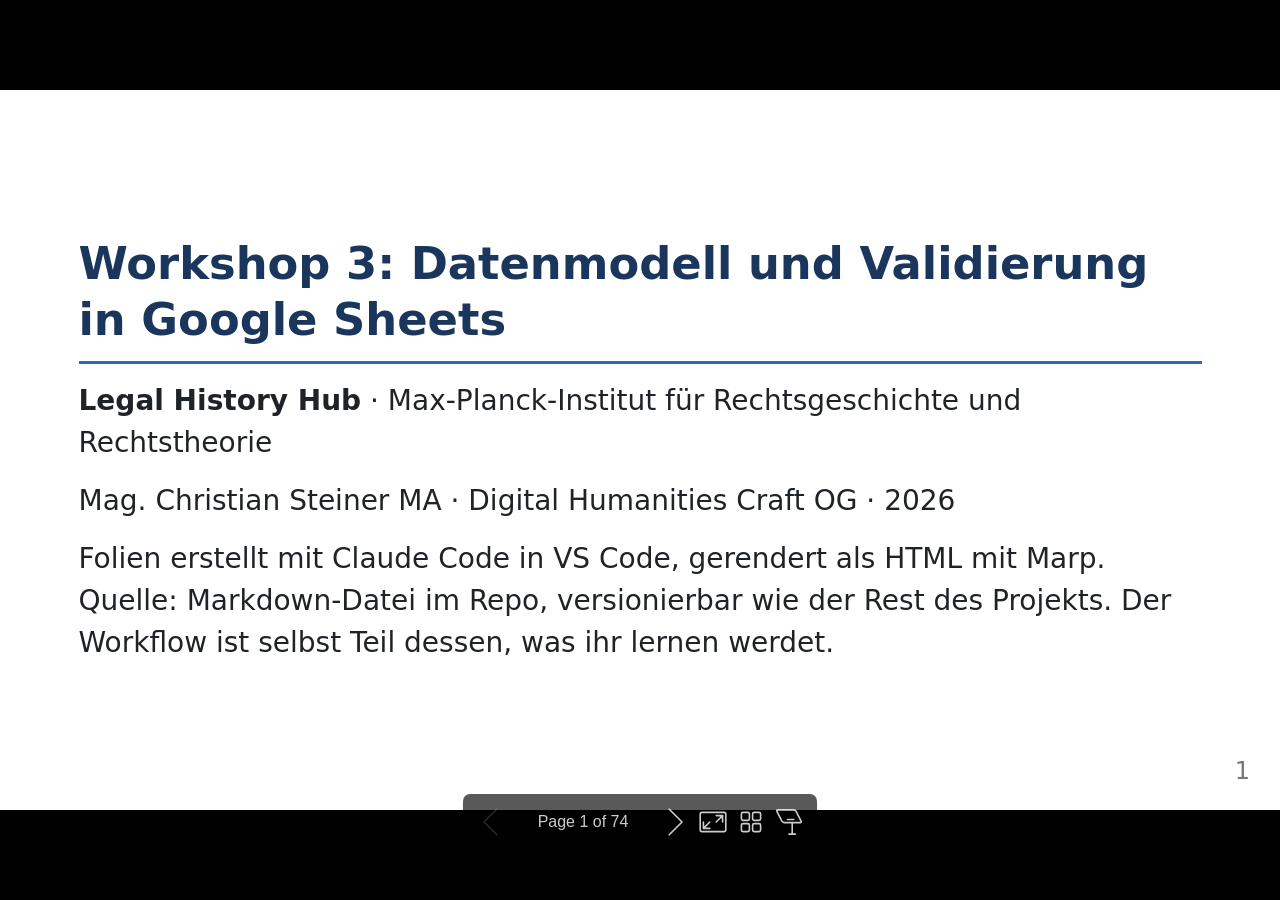
<file: tutorial/slides/Workshop 3 - Legal History Hub - mpilhlt - Datenmodell und Validierung in Google Sheets.html>
<!DOCTYPE html><html lang="en-US"><head><title>Workshop 3: Datenmodell und Validierung in Google Sheets</title><meta property="og:title" content="Workshop 3: Datenmodell und Validierung in Google Sheets"><meta charset="UTF-8"><meta name="viewport" content="width=device-width,height=device-height,initial-scale=1.0"><meta name="apple-mobile-web-app-capable" content="yes"><meta http-equiv="X-UA-Compatible" content="ie=edge"><meta property="og:type" content="website"><meta name="twitter:card" content="summary"><style>@media screen{body[data-bespoke-view=""] .bespoke-marp-parent>.bespoke-marp-osc>button,body[data-bespoke-view=next] .bespoke-marp-parent>.bespoke-marp-osc>button,body[data-bespoke-view=overview] button.bespoke-marp-overview-close,body[data-bespoke-view=presenter] .bespoke-marp-presenter-container .bespoke-marp-presenter-info-container .bespoke-marp-presenter-info-page-area .bespoke-marp-presenter-info-page,body[data-bespoke-view=presenter] .bespoke-marp-presenter-container .bespoke-marp-presenter-info-container button,body[data-bespoke-view=presenter] .bespoke-marp-presenter-container .bespoke-marp-presenter-note-container button{appearance:none;background-color:initial;border:0;color:inherit;cursor:pointer;font-size:inherit;opacity:.8;outline:none;padding:0;transition:opacity .2s linear;-webkit-tap-highlight-color:transparent}body[data-bespoke-view=""] .bespoke-marp-parent>.bespoke-marp-osc>button:disabled,body[data-bespoke-view=next] .bespoke-marp-parent>.bespoke-marp-osc>button:disabled,body[data-bespoke-view=overview] button.bespoke-marp-overview-close:disabled,body[data-bespoke-view=presenter] .bespoke-marp-presenter-container .bespoke-marp-presenter-info-container .bespoke-marp-presenter-info-page-area .bespoke-marp-presenter-info-page:disabled,body[data-bespoke-view=presenter] .bespoke-marp-presenter-container .bespoke-marp-presenter-info-container button:disabled,body[data-bespoke-view=presenter] .bespoke-marp-presenter-container .bespoke-marp-presenter-note-container button:disabled{cursor:not-allowed;opacity:.15!important}body[data-bespoke-view=""] .bespoke-marp-parent>.bespoke-marp-osc>button:hover,body[data-bespoke-view=next] .bespoke-marp-parent>.bespoke-marp-osc>button:hover,body[data-bespoke-view=overview] button.bespoke-marp-overview-close:hover,body[data-bespoke-view=presenter] .bespoke-marp-presenter-container .bespoke-marp-presenter-info-container .bespoke-marp-presenter-info-page-area .bespoke-marp-presenter-info-page:hover,body[data-bespoke-view=presenter] .bespoke-marp-presenter-container .bespoke-marp-presenter-info-container button:hover,body[data-bespoke-view=presenter] .bespoke-marp-presenter-container .bespoke-marp-presenter-note-container button:hover{opacity:1}body[data-bespoke-view=""] .bespoke-marp-parent>.bespoke-marp-osc>button:hover:active,body[data-bespoke-view=next] .bespoke-marp-parent>.bespoke-marp-osc>button:hover:active,body[data-bespoke-view=overview] button.bespoke-marp-overview-close:hover:active,body[data-bespoke-view=presenter] .bespoke-marp-presenter-container .bespoke-marp-presenter-info-container .bespoke-marp-presenter-info-page-area .bespoke-marp-presenter-info-page:hover:active,body[data-bespoke-view=presenter] .bespoke-marp-presenter-container .bespoke-marp-presenter-info-container button:hover:active,body[data-bespoke-view=presenter] .bespoke-marp-presenter-container .bespoke-marp-presenter-note-container button:hover:active{opacity:.6}body[data-bespoke-view=""] .bespoke-marp-parent>.bespoke-marp-osc>button:hover:not(:disabled),body[data-bespoke-view=next] .bespoke-marp-parent>.bespoke-marp-osc>button:hover:not(:disabled),body[data-bespoke-view=overview] button.bespoke-marp-overview-close:hover:not(:disabled),body[data-bespoke-view=presenter] .bespoke-marp-presenter-container .bespoke-marp-presenter-info-container .bespoke-marp-presenter-info-page-area .bespoke-marp-presenter-info-page:hover:not(:disabled),body[data-bespoke-view=presenter] .bespoke-marp-presenter-container .bespoke-marp-presenter-info-container button:hover:not(:disabled),body[data-bespoke-view=presenter] .bespoke-marp-presenter-container .bespoke-marp-presenter-note-container button:hover:not(:disabled){transition:none}body[data-bespoke-view=""] .bespoke-marp-parent>.bespoke-marp-osc>button[data-bespoke-marp-osc=prev],body[data-bespoke-view=next] .bespoke-marp-parent>.bespoke-marp-osc>button[data-bespoke-marp-osc=prev],body[data-bespoke-view=presenter] .bespoke-marp-presenter-container .bespoke-marp-presenter-info-container button.bespoke-marp-presenter-info-page-prev{background:#0000 url("[data-uri]") no-repeat 50%;background-size:contain;overflow:hidden;text-indent:100%;white-space:nowrap}body[data-bespoke-view=""] .bespoke-marp-parent>.bespoke-marp-osc>button[data-bespoke-marp-osc=next],body[data-bespoke-view=next] .bespoke-marp-parent>.bespoke-marp-osc>button[data-bespoke-marp-osc=next],body[data-bespoke-view=presenter] .bespoke-marp-presenter-container .bespoke-marp-presenter-info-container button.bespoke-marp-presenter-info-page-next{background:#0000 url("[data-uri]") no-repeat 50%;background-size:contain;overflow:hidden;text-indent:100%;white-space:nowrap}body[data-bespoke-view=""] .bespoke-marp-parent>.bespoke-marp-osc>button[data-bespoke-marp-osc=fullscreen],body[data-bespoke-view=next] .bespoke-marp-parent>.bespoke-marp-osc>button[data-bespoke-marp-osc=fullscreen]{background:#0000 url("[data-uri]") no-repeat 50%;background-size:contain;overflow:hidden;text-indent:100%;white-space:nowrap}body[data-bespoke-view=""] .bespoke-marp-parent>.bespoke-marp-osc>button.exit[data-bespoke-marp-osc=fullscreen],body[data-bespoke-view=next] .bespoke-marp-parent>.bespoke-marp-osc>button.exit[data-bespoke-marp-osc=fullscreen]{background-image:url("[data-uri]")}body[data-bespoke-view=""] .bespoke-marp-parent>.bespoke-marp-osc>button[data-bespoke-marp-osc=presenter],body[data-bespoke-view=next] .bespoke-marp-parent>.bespoke-marp-osc>button[data-bespoke-marp-osc=presenter]{background:#0000 url("[data-uri]") no-repeat 50%;background-size:contain;overflow:hidden;text-indent:100%;white-space:nowrap}body[data-bespoke-view=overview] button.bespoke-marp-overview-close,body[data-bespoke-view=presenter] .bespoke-marp-presenter-container .bespoke-marp-presenter-note-container button.bespoke-marp-presenter-note-bigger{background:#0000 url("[data-uri]") no-repeat 50%;background-size:contain;overflow:hidden;text-indent:100%;white-space:nowrap}body[data-bespoke-view=presenter] .bespoke-marp-presenter-container .bespoke-marp-presenter-note-container button.bespoke-marp-presenter-note-smaller{background:#0000 url("[data-uri]") no-repeat 50%;background-size:contain;overflow:hidden;text-indent:100%;white-space:nowrap}body[data-bespoke-view=""] .bespoke-marp-parent>.bespoke-marp-osc>button[data-bespoke-marp-osc=overview],body[data-bespoke-view=next] .bespoke-marp-parent>.bespoke-marp-osc>button[data-bespoke-marp-osc=overview]{background:#0000 url("[data-uri]") no-repeat 50%;background-size:contain;overflow:hidden;text-indent:100%;white-space:nowrap}}@keyframes __bespoke_marp_transition_reduced_outgoing__{0%{opacity:1}to{opacity:0}}@keyframes __bespoke_marp_transition_reduced_incoming__{0%{mix-blend-mode:plus-lighter;opacity:0}to{mix-blend-mode:plus-lighter;opacity:1}}.bespoke-marp-note,.bespoke-marp-osc,.bespoke-progress-parent{display:none;transition:none}@media screen{::view-transition-group(*){animation-duration:var(--marp-bespoke-transition-animation-duration,.5s);animation-timing-function:ease}::view-transition-new(*),::view-transition-old(*){animation-delay:0s;animation-direction:var(--marp-bespoke-transition-animation-direction,normal);animation-duration:var(--marp-bespoke-transition-animation-duration,.5s);animation-fill-mode:both;animation-name:var(--marp-bespoke-transition-animation-name,var(--marp-bespoke-transition-animation-name-fallback,__bespoke_marp_transition_no_animation__));mix-blend-mode:normal}::view-transition-old(*){--marp-bespoke-transition-animation-name-fallback:__bespoke_marp_transition_reduced_outgoing__;animation-timing-function:ease}::view-transition-new(*){--marp-bespoke-transition-animation-name-fallback:__bespoke_marp_transition_reduced_incoming__;animation-timing-function:ease}::view-transition-new(root),::view-transition-old(root){animation-timing-function:linear}::view-transition-new(__bespoke_marp_transition_osc__),::view-transition-old(__bespoke_marp_transition_osc__){animation-duration:0s!important;animation-name:__bespoke_marp_transition_osc__!important}::view-transition-new(__bespoke_marp_transition_osc__){opacity:0!important}.bespoke-marp-transition-warming-up::view-transition-group(*),.bespoke-marp-transition-warming-up::view-transition-new(*),.bespoke-marp-transition-warming-up::view-transition-old(*){animation-play-state:paused!important}body,html{height:100%;margin:0}body{background:#000;overflow:hidden}svg.bespoke-marp-slide{content-visibility:hidden;interactivity:inert;opacity:0;pointer-events:none;z-index:-1}svg.bespoke-marp-slide:not(.bespoke-marp-active) *{view-transition-name:none!important}svg.bespoke-marp-slide.bespoke-marp-active{content-visibility:visible;interactivity:auto;opacity:1;pointer-events:auto;z-index:0}svg.bespoke-marp-slide.bespoke-marp-active.bespoke-marp-active-ready *{animation-name:__bespoke_marp__!important}@supports not (content-visibility:hidden){svg.bespoke-marp-slide[data-bespoke-marp-load=hideable]{display:none}svg.bespoke-marp-slide[data-bespoke-marp-load=hideable].bespoke-marp-active{display:block}}}@media screen and (prefers-reduced-motion:reduce){svg.bespoke-marp-slide *{view-transition-name:none!important}}@media screen{[data-bespoke-marp-fragment=inactive]{visibility:hidden}body[data-bespoke-view=""] .bespoke-marp-parent,body[data-bespoke-view=next] .bespoke-marp-parent{inset:0;position:absolute}body[data-bespoke-view=""] .bespoke-marp-parent>.bespoke-marp-osc,body[data-bespoke-view=next] .bespoke-marp-parent>.bespoke-marp-osc{background:#000000a6;border-radius:7px;bottom:50px;color:#fff;contain:paint;display:block;font-family:Helvetica,Arial,sans-serif;font-size:16px;left:50%;line-height:0;opacity:1;padding:12px;position:absolute;touch-action:manipulation;transform:translateX(-50%);transition:opacity .2s linear;-webkit-user-select:none;user-select:none;view-transition-name:__bespoke_marp_transition_osc__;white-space:nowrap;will-change:transform;z-index:1}body[data-bespoke-view=""] .bespoke-marp-parent>.bespoke-marp-osc>:where(*),body[data-bespoke-view=next] .bespoke-marp-parent>.bespoke-marp-osc>:where(*){margin-left:6px}body[data-bespoke-view=""] .bespoke-marp-parent>.bespoke-marp-osc>:where(*):where(:first-child),body[data-bespoke-view=next] .bespoke-marp-parent>.bespoke-marp-osc>:where(*):where(:first-child){margin-left:0}body[data-bespoke-view=""] .bespoke-marp-parent>.bespoke-marp-osc>span,body[data-bespoke-view=next] .bespoke-marp-parent>.bespoke-marp-osc>span{opacity:.8}body[data-bespoke-view=""] .bespoke-marp-parent>.bespoke-marp-osc>span[data-bespoke-marp-osc=page],body[data-bespoke-view=next] .bespoke-marp-parent>.bespoke-marp-osc>span[data-bespoke-marp-osc=page]{display:inline-block;min-width:140px;text-align:center}body[data-bespoke-view=""] .bespoke-marp-parent>.bespoke-marp-osc>button[data-bespoke-marp-osc=fullscreen],body[data-bespoke-view=""] .bespoke-marp-parent>.bespoke-marp-osc>button[data-bespoke-marp-osc=next],body[data-bespoke-view=""] .bespoke-marp-parent>.bespoke-marp-osc>button[data-bespoke-marp-osc=overview],body[data-bespoke-view=""] .bespoke-marp-parent>.bespoke-marp-osc>button[data-bespoke-marp-osc=presenter],body[data-bespoke-view=""] .bespoke-marp-parent>.bespoke-marp-osc>button[data-bespoke-marp-osc=prev],body[data-bespoke-view=next] .bespoke-marp-parent>.bespoke-marp-osc>button[data-bespoke-marp-osc=fullscreen],body[data-bespoke-view=next] .bespoke-marp-parent>.bespoke-marp-osc>button[data-bespoke-marp-osc=next],body[data-bespoke-view=next] .bespoke-marp-parent>.bespoke-marp-osc>button[data-bespoke-marp-osc=overview],body[data-bespoke-view=next] .bespoke-marp-parent>.bespoke-marp-osc>button[data-bespoke-marp-osc=presenter],body[data-bespoke-view=next] .bespoke-marp-parent>.bespoke-marp-osc>button[data-bespoke-marp-osc=prev]{height:32px;line-height:32px;width:32px}body[data-bespoke-view=""] .bespoke-marp-parent.bespoke-marp-inactive,body[data-bespoke-view=next] .bespoke-marp-parent.bespoke-marp-inactive{cursor:none}body[data-bespoke-view=""] .bespoke-marp-parent.bespoke-marp-inactive>.bespoke-marp-osc,body[data-bespoke-view=next] .bespoke-marp-parent.bespoke-marp-inactive>.bespoke-marp-osc{opacity:0;pointer-events:none}body[data-bespoke-view=""] svg.bespoke-marp-slide,body[data-bespoke-view=next] svg.bespoke-marp-slide{height:100%;left:0;position:absolute;top:0;width:100%}body[data-bespoke-view=""] .bespoke-progress-parent{background:#222;display:flex;height:5px;width:100%}body[data-bespoke-view=""] .bespoke-progress-parent+:where(.bespoke-marp-parent){top:5px}body[data-bespoke-view=""] .bespoke-progress-parent .bespoke-progress-bar{background:#0288d1;flex:0 0 0;transition:flex-basis .2s cubic-bezier(0,1,1,1)}body[data-bespoke-view=next]{background:#0000}body[data-bespoke-view=presenter]{background:#161616}body[data-bespoke-view=presenter] .bespoke-marp-presenter-container{display:grid;font-family:Helvetica,Arial,sans-serif;grid-template:"current dragbar next" minmax(140px,1fr) "current dragbar note" 2fr "info    dragbar note" 3em;grid-template-columns:minmax(3px,var(--bespoke-marp-presenter-split-ratio,66%)) 0 minmax(3px,1fr);height:100%;left:0;position:absolute;top:0;width:100%}body[data-bespoke-view=presenter] .bespoke-marp-presenter-container :where(.bespoke-marp-parent){grid-area:current;overflow:hidden;position:relative}body[data-bespoke-view=presenter] .bespoke-marp-presenter-container :where(.bespoke-marp-parent) :where(svg.bespoke-marp-slide){height:calc(100% - 40px);left:20px;pointer-events:none;position:absolute;top:20px;-webkit-user-select:none;user-select:none;width:calc(100% - 40px)}body[data-bespoke-view=presenter] .bespoke-marp-presenter-container :where(.bespoke-marp-parent) :where(svg.bespoke-marp-slide).bespoke-marp-active{filter:drop-shadow(0 3px 10px rgba(0,0,0,.5))}body[data-bespoke-view=presenter] .bespoke-marp-presenter-container .bespoke-marp-presenter-dragbar-container{background:#0288d1;cursor:col-resize;grid-area:dragbar;margin-left:-3px;opacity:0;position:relative;transition:opacity .4s linear .1s;width:6px;z-index:10}body[data-bespoke-view=presenter] .bespoke-marp-presenter-container .bespoke-marp-presenter-dragbar-container:hover{opacity:1}body[data-bespoke-view=presenter] .bespoke-marp-presenter-container .bespoke-marp-presenter-dragbar-container.active{opacity:1;transition-delay:0s}body[data-bespoke-view=presenter] .bespoke-marp-presenter-container .bespoke-marp-presenter-next-container{background:#222;cursor:pointer;display:none;grid-area:next;overflow:hidden;position:relative}body[data-bespoke-view=presenter] .bespoke-marp-presenter-container .bespoke-marp-presenter-next-container.active{display:block}body[data-bespoke-view=presenter] .bespoke-marp-presenter-container .bespoke-marp-presenter-next-container iframe.bespoke-marp-presenter-next{background:#0000;border:0;display:block;filter:drop-shadow(0 3px 10px rgba(0,0,0,.5));height:calc(100% - 40px);left:20px;pointer-events:none;position:absolute;interactivity:inert;top:20px;-webkit-user-select:none;user-select:none;width:calc(100% - 40px)}body[data-bespoke-view=presenter] .bespoke-marp-presenter-container .bespoke-marp-presenter-note-container{background:#222;color:#eee;grid-area:note;position:relative;z-index:1}body[data-bespoke-view=presenter] .bespoke-marp-presenter-container .bespoke-marp-presenter-note-container button{height:1.5em;line-height:1.5em;width:1.5em}body[data-bespoke-view=presenter] .bespoke-marp-presenter-container .bespoke-marp-presenter-note-container .bespoke-marp-presenter-note-wrapper{display:block;inset:0;position:absolute}body[data-bespoke-view=presenter] .bespoke-marp-presenter-container .bespoke-marp-presenter-note-container .bespoke-marp-presenter-note-buttons{background:#000000a6;border-radius:4px;bottom:0;display:flex;gap:4px;margin:12px;opacity:0;padding:6px;pointer-events:none;position:absolute;right:0;transition:opacity .2s linear}body[data-bespoke-view=presenter] .bespoke-marp-presenter-container .bespoke-marp-presenter-note-container .bespoke-marp-presenter-note-buttons:focus-within,body[data-bespoke-view=presenter] .bespoke-marp-presenter-container .bespoke-marp-presenter-note-container .bespoke-marp-presenter-note-wrapper:focus-within+.bespoke-marp-presenter-note-buttons,body[data-bespoke-view=presenter] .bespoke-marp-presenter-container .bespoke-marp-presenter-note-container:hover .bespoke-marp-presenter-note-buttons{opacity:1;pointer-events:auto}body[data-bespoke-view=presenter] .bespoke-marp-presenter-container .bespoke-marp-presenter-note-container .bespoke-marp-note{box-sizing:border-box;font-size:calc(1.1em*var(--bespoke-marp-note-font-scale, 1));height:calc(100% - 40px);margin:20px;overflow:auto;padding-right:3px;white-space:pre-wrap;width:calc(100% - 40px);word-wrap:break-word;scrollbar-color:#eeeeee80 #0000;scrollbar-width:thin}body[data-bespoke-view=presenter] .bespoke-marp-presenter-container .bespoke-marp-presenter-note-container .bespoke-marp-note::-webkit-scrollbar{width:6px}body[data-bespoke-view=presenter] .bespoke-marp-presenter-container .bespoke-marp-presenter-note-container .bespoke-marp-note::-webkit-scrollbar-track{background:#0000}body[data-bespoke-view=presenter] .bespoke-marp-presenter-container .bespoke-marp-presenter-note-container .bespoke-marp-note::-webkit-scrollbar-thumb{background:#eeeeee80;border-radius:6px}body[data-bespoke-view=presenter] .bespoke-marp-presenter-container .bespoke-marp-presenter-note-container .bespoke-marp-note:empty{pointer-events:none}body[data-bespoke-view=presenter] .bespoke-marp-presenter-container .bespoke-marp-presenter-note-container .bespoke-marp-note.active{display:block}body[data-bespoke-view=presenter] .bespoke-marp-presenter-container .bespoke-marp-presenter-note-container .bespoke-marp-note p:first-child{margin-top:0}body[data-bespoke-view=presenter] .bespoke-marp-presenter-container .bespoke-marp-presenter-note-container .bespoke-marp-note p:last-child{margin-bottom:0}body[data-bespoke-view=presenter] .bespoke-marp-presenter-container .bespoke-marp-presenter-info-container{align-items:center;box-sizing:border-box;color:#eee;display:flex;flex-wrap:nowrap;grid-area:info;justify-content:center;overflow:hidden;padding:0 10px}body[data-bespoke-view=presenter] .bespoke-marp-presenter-container .bespoke-marp-presenter-info-container .bespoke-marp-presenter-info-page-area,body[data-bespoke-view=presenter] .bespoke-marp-presenter-container .bespoke-marp-presenter-info-container .bespoke-marp-presenter-info-time,body[data-bespoke-view=presenter] .bespoke-marp-presenter-container .bespoke-marp-presenter-info-container .bespoke-marp-presenter-info-timer{box-sizing:border-box;display:block;padding:0 10px;white-space:nowrap;width:100%}body[data-bespoke-view=presenter] .bespoke-marp-presenter-container .bespoke-marp-presenter-info-container button{height:1.5em;line-height:1.5em;width:1.5em}body[data-bespoke-view=presenter] .bespoke-marp-presenter-container .bespoke-marp-presenter-info-container .bespoke-marp-presenter-info-page-area{order:2;text-align:center}body[data-bespoke-view=presenter] .bespoke-marp-presenter-container .bespoke-marp-presenter-info-container .bespoke-marp-presenter-info-page-area .bespoke-marp-presenter-info-page{display:inline-block;min-width:120px;text-align:center}body[data-bespoke-view=presenter] .bespoke-marp-presenter-container .bespoke-marp-presenter-info-container .bespoke-marp-presenter-info-time{color:#999;order:1;text-align:left}body[data-bespoke-view=presenter] .bespoke-marp-presenter-container .bespoke-marp-presenter-info-container .bespoke-marp-presenter-info-timer{color:#999;order:3;text-align:right}body[data-bespoke-view=presenter] .bespoke-marp-presenter-container .bespoke-marp-presenter-info-container .bespoke-marp-presenter-info-timer:hover{cursor:pointer}body[data-bespoke-view=overview]{background:#161616;overflow:auto}body[data-bespoke-view=overview] [data-bespoke-marp-fragment=inactive]{visibility:visible}body[data-bespoke-view=overview] .bespoke-marp-overview-header{backdrop-filter:blur(4px);background:#222222d9;box-shadow:0 3px 10px #00000080;box-sizing:border-box;display:flex;height:48px;inset:0 0 auto;justify-content:flex-end;padding:10px;position:fixed;z-index:1}body[data-bespoke-view=overview] button.bespoke-marp-overview-close{height:28px;line-height:28px;transform:rotate(45deg);width:28px}body[data-bespoke-view=overview] .bespoke-marp-parent{display:grid;gap:40px;grid-template-columns:repeat(auto-fit,minmax(0,240px));justify-content:space-around;padding:30px}body[data-bespoke-view=overview] .bespoke-marp-parent svg.bespoke-marp-slide{--bov-selected:#0000;--bov-focus:#161616;--bov-focus-outline:#0000;background-image:conic-gradient(#161616 0 0),conic-gradient(var(--bov-focus) 0 0),conic-gradient(var(--bov-focus-outline) 0 0),conic-gradient(var(--bov-selected) 0 0);background-position:5px 5px,3px 3px,2px 2px,0 0;background-repeat:no-repeat;background-size:calc(100% - 10px) calc(100% - 10px),calc(100% - 6px) calc(100% - 6px),calc(100% - 4px) calc(100% - 4px),100% 100%;content-visibility:visible;cursor:pointer;filter:drop-shadow(0 3px 10px rgba(0,0,0,.5));margin:-6px;padding:6px;interactivity:auto;opacity:1;outline:0;pointer-events:auto;scroll-margin-block:30px;width:100%;z-index:0}body[data-bespoke-view=overview] .bespoke-marp-parent svg.bespoke-marp-slide *,body[data-bespoke-view=overview] .bespoke-marp-parent svg.bespoke-marp-slide.bespoke-marp-active *{pointer-events:none;interactivity:inert}body[data-bespoke-view=overview] .bespoke-marp-parent svg.bespoke-marp-slide:active,body[data-bespoke-view=overview] .bespoke-marp-parent svg.bespoke-marp-slide:focus-visible,body[data-bespoke-view=overview] .bespoke-marp-parent svg.bespoke-marp-slide:hover{--bov-focus-outline:#161616}body[data-bespoke-view=overview] .bespoke-marp-parent svg.bespoke-marp-slide:focus-visible,body[data-bespoke-view=overview] .bespoke-marp-parent svg.bespoke-marp-slide:hover{--bov-focus:#999}body[data-bespoke-view=overview] .bespoke-marp-parent svg.bespoke-marp-slide:active{--bov-focus:#eee}body[data-bespoke-view=overview] .bespoke-marp-parent svg.bespoke-marp-slide.bespoke-marp-active{--bov-selected:#0288d1}body[data-bespoke-view=overview]:has(.bespoke-marp-overview-header) .bespoke-marp-parent{padding-top:78px}body[data-bespoke-view=overview]:has(.bespoke-marp-overview-header) .bespoke-marp-parent svg.bespoke-marp-slide{scroll-margin-top:78px}.bespoke-marp-overview{background:#000000a6;inset:0;opacity:0;pointer-events:none;position:fixed;transition:opacity .1s ease;z-index:10}.bespoke-marp-overview iframe{background:#222;border:0;display:block;height:100%;left:0;position:absolute;top:0;width:100%}.bespoke-marp-overview[data-open="1"]{opacity:1;pointer-events:auto}}@media print{.bespoke-marp-overview,.bespoke-marp-presenter-info-container,.bespoke-marp-presenter-next-container,.bespoke-marp-presenter-note-container{display:none}}</style><style>div#\:\$p > svg > foreignObject > section{width:1280px;height:720px;box-sizing:border-box;overflow:hidden;position:relative;scroll-snap-align:center center;-webkit-text-size-adjust:100%;text-size-adjust:100%}div#\:\$p > svg > foreignObject > section::after{bottom:0;content:attr(data-marpit-pagination);padding:inherit;pointer-events:none;position:absolute;right:0}div#\:\$p > svg > foreignObject > section:not([data-marpit-pagination])::after{display:none}div#\:\$p > svg > foreignObject > section :is(h1, marp-h1){font-size:2em;margin-block:0.67em}div#\:\$p > svg > foreignObject > section video::-webkit-media-controls{will-change:transform}@page {size:1280px 720px;margin:0}@media print{html, body{background-color:#fff;margin:0;page-break-inside:avoid;break-inside:avoid-page}div#\:\$p > svg > foreignObject > section{page-break-before:always;break-before:page}div#\:\$p > svg > foreignObject > section, div#\:\$p > svg > foreignObject > section *{-webkit-print-color-adjust:exact!important;animation-delay:0s!important;animation-duration:0s!important;color-adjust:exact!important;print-color-adjust:exact!important;transition:none!important}div#\:\$p > svg[data-marpit-svg]{display:block;height:100vh;width:100vw}}div#\:\$p > svg > foreignObject > :where(section){container-type:size}div#\:\$p > svg > foreignObject > section img[data-marp-twemoji]{background:transparent;height:1em;margin:0 .05em 0 .1em;vertical-align:-.1em;width:1em}div#\:\$p > svg > foreignObject > section{--fgColor-danger:light-dark(#d1242f, #f85149);--bgColor-attention-muted:light-dark(#fff8c5, #bb800926);--bgColor-muted:light-dark(#f6f8fa, #151b23);--bgColor-neutral-muted:light-dark(#818b981f, #656c7633);--borderColor-accent-emphasis:light-dark(#0969da, #1f6feb);--borderColor-attention-emphasis:light-dark(#9a6700, #9e6a03);--borderColor-danger-emphasis:light-dark(#cf222e, #da3633);--borderColor-default:light-dark(#d1d9e0, #3d444d);--borderColor-done-emphasis:light-dark(#8250df, #8957e5);--borderColor-success-emphasis:light-dark(#1a7f37, #238636);--color-prettylights-syntax-brackethighlighter-angle:light-dark(#59636e, #9198a1);--color-prettylights-syntax-brackethighlighter-unmatched:light-dark(#82071e, #f85149);--color-prettylights-syntax-carriage-return-bg:light-dark(#cf222e, #b62324);--color-prettylights-syntax-carriage-return-text:light-dark(#f6f8fa, #f0f6fc);--color-prettylights-syntax-comment:light-dark(#59636e, #9198a1);--color-prettylights-syntax-constant:light-dark(#0550ae, #79c0ff);--color-prettylights-syntax-constant-other-reference-link:light-dark(#0a3069, #a5d6ff);--color-prettylights-syntax-entity:light-dark(#6639ba, #d2a8ff);--color-prettylights-syntax-entity-tag:light-dark(#0550ae, #7ee787);--color-prettylights-syntax-invalid-illegal-text:light-dark(var(--fgColor-danger), var(--fgColor-danger));--color-prettylights-syntax-keyword:light-dark(#cf222e, #ff7b72);--color-prettylights-syntax-markup-changed-bg:light-dark(#ffd8b5, #5a1e02);--color-prettylights-syntax-markup-changed-text:light-dark(#953800, #ffdfb6);--color-prettylights-syntax-markup-deleted-bg:light-dark(#ffebe9, #67060c);--color-prettylights-syntax-markup-deleted-text:light-dark(#82071e, #ffdcd7);--color-prettylights-syntax-markup-heading:light-dark(#0550ae, #1f6feb);--color-prettylights-syntax-markup-ignored-bg:light-dark(#0550ae, #1158c7);--color-prettylights-syntax-markup-ignored-text:light-dark(#d1d9e0, #f0f6fc);--color-prettylights-syntax-markup-inserted-bg:light-dark(#dafbe1, #033a16);--color-prettylights-syntax-markup-inserted-text:light-dark(#116329, #aff5b4);--color-prettylights-syntax-markup-list:light-dark(#3b2300, #f2cc60);--color-prettylights-syntax-meta-diff-range:light-dark(#8250df, #d2a8ff);--color-prettylights-syntax-string:light-dark(#0a3069, #a5d6ff);--color-prettylights-syntax-string-regexp:light-dark(#116329, #7ee787);--color-prettylights-syntax-sublimelinter-gutter-mark:light-dark(#818b98, #3d444d);--color-prettylights-syntax-variable:light-dark(#953800, #ffa657);--fgColor-accent:light-dark(#0969da, #4493f8);--fgColor-attention:light-dark(#9a6700, #d29922);--fgColor-done:light-dark(#8250df, #ab7df8);--fgColor-muted:light-dark(#59636e, #9198a1);--fgColor-success:light-dark(#1a7f37, #3fb950);--bgColor-default:light-dark(#fff, #0d1117);--borderColor-muted:light-dark(#d1d9e0b3, #3d444db3);--color-prettylights-syntax-invalid-illegal-bg:light-dark(var(--bgColor-danger-muted), var(--bgColor-danger-muted));--color-prettylights-syntax-markup-bold:light-dark(#1f2328, #f0f6fc);--color-prettylights-syntax-markup-italic:light-dark(#1f2328, #f0f6fc);--color-prettylights-syntax-storage-modifier-import:light-dark(#1f2328, #f0f6fc);--fgColor-default:light-dark(#1f2328, #f0f6fc);--focus-outlineColor:light-dark(var(--borderColor-accent-emphasis), var(--borderColor-accent-emphasis));--borderColor-neutral-muted:light-dark(var(--borderColor-muted), var(--borderColor-muted));--base-size-16:calc(var(--marpit-root-font-size, 1rem) * 1);--base-size-24:calc(var(--marpit-root-font-size, 1rem) * 1.5);--base-size-4:calc(var(--marpit-root-font-size, 1rem) * 0.25);--base-size-40:calc(var(--marpit-root-font-size, 1rem) * 2.5);--base-size-8:calc(var(--marpit-root-font-size, 1rem) * 0.5);--base-text-weight-medium:500;--base-text-weight-normal:400;--base-text-weight-semibold:600;--fontStack-monospace:ui-monospace, SFMono-Regular, SF Mono, Menlo, Consolas, Liberation Mono, monospace;--fontStack-sansSerif:-apple-system, BlinkMacSystemFont, "Segoe UI", "Noto Sans", Helvetica, Arial, sans-serif, "Apple Color Emoji", "Segoe UI Emoji";}/*!
 * Marp default theme.
 *
 * @theme default
 * @author Yuki Hattori
 *
 * @auto-scaling true
 * @size 16:9 1280px 720px
 * @size 4:3 960px 720px
 */div#\:\$p > svg > foreignObject > section [data-theme=light],div#\:\$p > svg > foreignObject > section{color-scheme:light}div#\:\$p > svg > foreignObject > section [data-theme=dark],div#\:\$p > svg > foreignObject > section:where(.invert){color-scheme:dark}div#\:\$p > svg > foreignObject > section{-ms-text-size-adjust:100%;-webkit-text-size-adjust:100%;background-color:var(--bgColor-default);color:var(--fgColor-default);font-family:var(--fontStack-sansSerif, -apple-system, BlinkMacSystemFont, "Segoe UI", "Noto Sans", Helvetica, Arial, sans-serif, "Apple Color Emoji", "Segoe UI Emoji");font-size:16px;font-weight:var(--base-text-weight-normal, 400);line-height:1.5;margin:0;word-wrap:break-word}div#\:\$p > svg > foreignObject > section{--marpit-root-font-size:16px}div#\:\$p > svg > foreignObject > section a{text-decoration:underline;text-underline-offset:calc(var(--marpit-root-font-size, 1rem) * .2)}div#\:\$p > svg > foreignObject > section :is(h1, marp-h1):hover .anchor .octicon-link:before,div#\:\$p > svg > foreignObject > section :is(h2, marp-h2):hover .anchor .octicon-link:before,div#\:\$p > svg > foreignObject > section :is(h3, marp-h3):hover .anchor .octicon-link:before,div#\:\$p > svg > foreignObject > section :is(h4, marp-h4):hover .anchor .octicon-link:before,div#\:\$p > svg > foreignObject > section :is(h5, marp-h5):hover .anchor .octicon-link:before,div#\:\$p > svg > foreignObject > section :is(h6, marp-h6):hover .anchor .octicon-link:before{background-color:currentColor;content:" ";display:inline-block;height:16px;-webkit-mask-image:url('data:image/svg+xml;charset=utf-8,<svg xmlns="http://www.w3.org/2000/svg" aria-hidden="true" viewBox="0 0 16 16"><path fill-rule="evenodd" d="M7.775 3.275a.75.75 0 0 0 1.06 1.06l1.25-1.25a2 2 0 1 1 2.83 2.83l-2.5 2.5a2 2 0 0 1-2.83 0 .75.75 0 0 0-1.06 1.06 3.5 3.5 0 0 0 4.95 0l2.5-2.5a3.5 3.5 0 0 0-4.95-4.95zm-4.69 9.64a2 2 0 0 1 0-2.83l2.5-2.5a2 2 0 0 1 2.83 0 .75.75 0 0 0 1.06-1.06 3.5 3.5 0 0 0-4.95 0l-2.5 2.5a3.5 3.5 0 0 0 4.95 4.95l1.25-1.25a.75.75 0 0 0-1.06-1.06l-1.25 1.25a2 2 0 0 1-2.83 0"/></svg>');mask-image:url('data:image/svg+xml;charset=utf-8,<svg xmlns="http://www.w3.org/2000/svg" aria-hidden="true" viewBox="0 0 16 16"><path fill-rule="evenodd" d="M7.775 3.275a.75.75 0 0 0 1.06 1.06l1.25-1.25a2 2 0 1 1 2.83 2.83l-2.5 2.5a2 2 0 0 1-2.83 0 .75.75 0 0 0-1.06 1.06 3.5 3.5 0 0 0 4.95 0l2.5-2.5a3.5 3.5 0 0 0-4.95-4.95zm-4.69 9.64a2 2 0 0 1 0-2.83l2.5-2.5a2 2 0 0 1 2.83 0 .75.75 0 0 0 1.06-1.06 3.5 3.5 0 0 0-4.95 0l-2.5 2.5a3.5 3.5 0 0 0 4.95 4.95l1.25-1.25a.75.75 0 0 0-1.06-1.06l-1.25 1.25a2 2 0 0 1-2.83 0"/></svg>');width:16px}div#\:\$p > svg > foreignObject > section details,div#\:\$p > svg > foreignObject > section figcaption,div#\:\$p > svg > foreignObject > section figure{display:block}div#\:\$p > svg > foreignObject > section summary{display:list-item}div#\:\$p > svg > foreignObject > section [hidden]{display:none!important}div#\:\$p > svg > foreignObject > section a{background-color:transparent;color:var(--fgColor-accent);text-decoration:none}div#\:\$p > svg > foreignObject > section abbr[title]{border-bottom:none;-webkit-text-decoration:underline dotted;text-decoration:underline dotted}div#\:\$p > svg > foreignObject > section b,div#\:\$p > svg > foreignObject > section strong{font-weight:var(--base-text-weight-semibold, 600)}div#\:\$p > svg > foreignObject > section dfn{font-style:italic}div#\:\$p > svg > foreignObject > section :is(h1, marp-h1){border-bottom:1px solid var(--borderColor-muted);font-size:2em;font-weight:var(--base-text-weight-semibold, 600);margin:.67em 0;padding-bottom:.3em}div#\:\$p > svg > foreignObject > section mark{background-color:var(--bgColor-attention-muted);color:var(--fgColor-default)}div#\:\$p > svg > foreignObject > section small{font-size:90%}div#\:\$p > svg > foreignObject > section sub,div#\:\$p > svg > foreignObject > section sup{font-size:75%;line-height:0;position:relative;vertical-align:baseline}div#\:\$p > svg > foreignObject > section sub{bottom:-.25em}div#\:\$p > svg > foreignObject > section sup{top:-.5em}div#\:\$p > svg > foreignObject > section img{border-style:none;box-sizing:content-box;max-width:100%}div#\:\$p > svg > foreignObject > section code,div#\:\$p > svg > foreignObject > section kbd,div#\:\$p > svg > foreignObject > section :is(pre, marp-pre),div#\:\$p > svg > foreignObject > section samp{font-family:monospace;font-size:1em}div#\:\$p > svg > foreignObject > section figure{margin:1em var(--base-size-40)}div#\:\$p > svg > foreignObject > section hr{background:transparent;background-color:var(--borderColor-default);border:0;box-sizing:content-box;height:.25em;margin:var(--base-size-24) 0;overflow:hidden;padding:0}div#\:\$p > svg > foreignObject > section input{font:inherit;font-family:inherit;font-size:inherit;line-height:inherit;margin:0;overflow:visible}div#\:\$p > svg > foreignObject > section [type=button],div#\:\$p > svg > foreignObject > section [type=reset],div#\:\$p > svg > foreignObject > section [type=submit]{-webkit-appearance:button;-moz-appearance:button;appearance:button}div#\:\$p > svg > foreignObject > section [type=checkbox],div#\:\$p > svg > foreignObject > section [type=radio]{box-sizing:border-box;padding:0}div#\:\$p > svg > foreignObject > section [type=number]::-webkit-inner-spin-button,div#\:\$p > svg > foreignObject > section [type=number]::-webkit-outer-spin-button{height:auto}div#\:\$p > svg > foreignObject > section [type=search]::-webkit-search-cancel-button,div#\:\$p > svg > foreignObject > section [type=search]::-webkit-search-decoration{-webkit-appearance:none;appearance:none}div#\:\$p > svg > foreignObject > section ::-webkit-input-placeholder{color:inherit;opacity:.54}div#\:\$p > svg > foreignObject > section ::-webkit-file-upload-button{-webkit-appearance:button;appearance:button;font:inherit}div#\:\$p > svg > foreignObject > section a:hover{text-decoration:underline}div#\:\$p > svg > foreignObject > section ::-moz-placeholder{color:var(--fgColor-muted);opacity:1}div#\:\$p > svg > foreignObject > section ::placeholder{color:var(--fgColor-muted);opacity:1}div#\:\$p > svg > foreignObject > section hr:after,div#\:\$p > svg > foreignObject > section hr:before{content:"";display:table}div#\:\$p > svg > foreignObject > section hr:after{clear:both}div#\:\$p > svg > foreignObject > section table{border-collapse:collapse;border-spacing:0;display:block;font-variant:tabular-nums;max-width:100%;overflow:auto;width:-moz-max-content;width:max-content}div#\:\$p > svg > foreignObject > section td,div#\:\$p > svg > foreignObject > section th{padding:0}div#\:\$p > svg > foreignObject > section details summary{cursor:pointer}div#\:\$p > svg > foreignObject > section [role=button]:focus,div#\:\$p > svg > foreignObject > section a:focus,div#\:\$p > svg > foreignObject > section input[type=checkbox]:focus,div#\:\$p > svg > foreignObject > section input[type=radio]:focus{box-shadow:none;outline:2px solid var(--focus-outlineColor);outline-offset:-2px}div#\:\$p > svg > foreignObject > section [role=button]:focus:not(:focus-visible),div#\:\$p > svg > foreignObject > section a:focus:not(:focus-visible),div#\:\$p > svg > foreignObject > section input[type=checkbox]:focus:not(:focus-visible),div#\:\$p > svg > foreignObject > section input[type=radio]:focus:not(:focus-visible){outline:1px solid transparent}div#\:\$p > svg > foreignObject > section [role=button]:focus-visible,div#\:\$p > svg > foreignObject > section a:focus-visible,div#\:\$p > svg > foreignObject > section input[type=checkbox]:focus-visible,div#\:\$p > svg > foreignObject > section input[type=radio]:focus-visible{box-shadow:none;outline:2px solid var(--focus-outlineColor);outline-offset:-2px}div#\:\$p > svg > foreignObject > section a:not([class]):focus,div#\:\$p > svg > foreignObject > section a:not([class]):focus-visible,div#\:\$p > svg > foreignObject > section input[type=checkbox]:focus,div#\:\$p > svg > foreignObject > section input[type=checkbox]:focus-visible,div#\:\$p > svg > foreignObject > section input[type=radio]:focus,div#\:\$p > svg > foreignObject > section input[type=radio]:focus-visible{outline-offset:0}div#\:\$p > svg > foreignObject > section kbd{background-color:var(--bgColor-muted);border-bottom-color:var(--borderColor-neutral-muted);border:1px solid var(--borderColor-neutral-muted);border-radius:6px;box-shadow:inset 0 -1px 0 var(--borderColor-neutral-muted);color:var(--fgColor-default);display:inline-block;font:11px var(--fontStack-monospace, ui-monospace, SFMono-Regular, SF Mono, Menlo, Consolas, Liberation Mono, monospace);line-height:10px;padding:var(--base-size-4);vertical-align:middle}div#\:\$p > svg > foreignObject > section :is(h1, marp-h1),div#\:\$p > svg > foreignObject > section :is(h2, marp-h2),div#\:\$p > svg > foreignObject > section :is(h3, marp-h3),div#\:\$p > svg > foreignObject > section :is(h4, marp-h4),div#\:\$p > svg > foreignObject > section :is(h5, marp-h5),div#\:\$p > svg > foreignObject > section :is(h6, marp-h6){font-weight:var(--base-text-weight-semibold, 600);line-height:1.25;margin-bottom:var(--base-size-16);margin-top:var(--base-size-24)}div#\:\$p > svg > foreignObject > section :is(h2, marp-h2){border-bottom:1px solid var(--borderColor-muted);font-size:1.5em;padding-bottom:.3em}div#\:\$p > svg > foreignObject > section :is(h2, marp-h2),div#\:\$p > svg > foreignObject > section :is(h3, marp-h3){font-weight:var(--base-text-weight-semibold, 600)}div#\:\$p > svg > foreignObject > section :is(h3, marp-h3){font-size:1.25em}div#\:\$p > svg > foreignObject > section :is(h4, marp-h4){font-size:1em}div#\:\$p > svg > foreignObject > section :is(h4, marp-h4),div#\:\$p > svg > foreignObject > section :is(h5, marp-h5){font-weight:var(--base-text-weight-semibold, 600)}div#\:\$p > svg > foreignObject > section :is(h5, marp-h5){font-size:.875em}div#\:\$p > svg > foreignObject > section :is(h6, marp-h6){color:var(--fgColor-muted);font-size:.85em;font-weight:var(--base-text-weight-semibold, 600)}div#\:\$p > svg > foreignObject > section p{margin-bottom:10px;margin-top:0}div#\:\$p > svg > foreignObject > section blockquote{border-left:.25em solid var(--borderColor-default);color:var(--fgColor-muted);margin:0;padding:0 1em}div#\:\$p > svg > foreignObject > section ol,div#\:\$p > svg > foreignObject > section ul{margin-bottom:0;margin-top:0;padding-left:2em}div#\:\$p > svg > foreignObject > section ol ol,div#\:\$p > svg > foreignObject > section ul ol{list-style-type:lower-roman}div#\:\$p > svg > foreignObject > section ol ol ol,div#\:\$p > svg > foreignObject > section ol ul ol,div#\:\$p > svg > foreignObject > section ul ol ol,div#\:\$p > svg > foreignObject > section ul ul ol{list-style-type:lower-alpha}div#\:\$p > svg > foreignObject > section dd{margin-left:0}div#\:\$p > svg > foreignObject > section code,div#\:\$p > svg > foreignObject > section :is(pre, marp-pre),div#\:\$p > svg > foreignObject > section samp,div#\:\$p > svg > foreignObject > section tt{font-family:var(--fontStack-monospace, ui-monospace, SFMono-Regular, SF Mono, Menlo, Consolas, Liberation Mono, monospace);font-size:12px}div#\:\$p > svg > foreignObject > section :is(pre, marp-pre){margin-bottom:0;margin-top:0;word-wrap:normal}div#\:\$p > svg > foreignObject > section .octicon{display:inline-block;fill:currentColor;overflow:visible!important;vertical-align:text-bottom}div#\:\$p > svg > foreignObject > section input::-webkit-inner-spin-button,div#\:\$p > svg > foreignObject > section input::-webkit-outer-spin-button{-webkit-appearance:none;appearance:none;margin:0}div#\:\$p > svg > foreignObject > section .mr-2{margin-right:var(--base-size-8, 8px)!important}div#\:\$p > svg > foreignObject > section:after,div#\:\$p > svg > foreignObject > section:before{display:table}div#\:\$p > svg > foreignObject > section:after{clear:both}div#\:\$p > svg > foreignObject > section>:first-child{margin-top:0!important}div#\:\$p > svg > foreignObject > section>:last-child{margin-bottom:0!important}div#\:\$p > svg > foreignObject > section a:not([href]){color:inherit;text-decoration:none}div#\:\$p > svg > foreignObject > section .absent{color:var(--fgColor-danger)}div#\:\$p > svg > foreignObject > section .anchor{float:left;line-height:1;margin-left:-20px;padding-right:var(--base-size-4)}div#\:\$p > svg > foreignObject > section .anchor:focus{outline:none}div#\:\$p > svg > foreignObject > section blockquote,div#\:\$p > svg > foreignObject > section details,div#\:\$p > svg > foreignObject > section dl,div#\:\$p > svg > foreignObject > section ol,div#\:\$p > svg > foreignObject > section p,div#\:\$p > svg > foreignObject > section :is(pre, marp-pre),div#\:\$p > svg > foreignObject > section table,div#\:\$p > svg > foreignObject > section ul{margin-bottom:var(--base-size-16);margin-top:0}div#\:\$p > svg > foreignObject > section blockquote>:first-child{margin-top:0}div#\:\$p > svg > foreignObject > section blockquote>:last-child{margin-bottom:0}div#\:\$p > svg > foreignObject > section :is(h1, marp-h1) .octicon-link,div#\:\$p > svg > foreignObject > section :is(h2, marp-h2) .octicon-link,div#\:\$p > svg > foreignObject > section :is(h3, marp-h3) .octicon-link,div#\:\$p > svg > foreignObject > section :is(h4, marp-h4) .octicon-link,div#\:\$p > svg > foreignObject > section :is(h5, marp-h5) .octicon-link,div#\:\$p > svg > foreignObject > section :is(h6, marp-h6) .octicon-link{color:var(--fgColor-default);vertical-align:middle;visibility:hidden}div#\:\$p > svg > foreignObject > section :is(h1, marp-h1):hover .anchor,div#\:\$p > svg > foreignObject > section :is(h2, marp-h2):hover .anchor,div#\:\$p > svg > foreignObject > section :is(h3, marp-h3):hover .anchor,div#\:\$p > svg > foreignObject > section :is(h4, marp-h4):hover .anchor,div#\:\$p > svg > foreignObject > section :is(h5, marp-h5):hover .anchor,div#\:\$p > svg > foreignObject > section :is(h6, marp-h6):hover .anchor{text-decoration:none}div#\:\$p > svg > foreignObject > section :is(h1, marp-h1):hover .anchor .octicon-link,div#\:\$p > svg > foreignObject > section :is(h2, marp-h2):hover .anchor .octicon-link,div#\:\$p > svg > foreignObject > section :is(h3, marp-h3):hover .anchor .octicon-link,div#\:\$p > svg > foreignObject > section :is(h4, marp-h4):hover .anchor .octicon-link,div#\:\$p > svg > foreignObject > section :is(h5, marp-h5):hover .anchor .octicon-link,div#\:\$p > svg > foreignObject > section :is(h6, marp-h6):hover .anchor .octicon-link{visibility:visible}div#\:\$p > svg > foreignObject > section :is(h1, marp-h1) code,div#\:\$p > svg > foreignObject > section :is(h1, marp-h1) tt,div#\:\$p > svg > foreignObject > section :is(h2, marp-h2) code,div#\:\$p > svg > foreignObject > section :is(h2, marp-h2) tt,div#\:\$p > svg > foreignObject > section :is(h3, marp-h3) code,div#\:\$p > svg > foreignObject > section :is(h3, marp-h3) tt,div#\:\$p > svg > foreignObject > section :is(h4, marp-h4) code,div#\:\$p > svg > foreignObject > section :is(h4, marp-h4) tt,div#\:\$p > svg > foreignObject > section :is(h5, marp-h5) code,div#\:\$p > svg > foreignObject > section :is(h5, marp-h5) tt,div#\:\$p > svg > foreignObject > section :is(h6, marp-h6) code,div#\:\$p > svg > foreignObject > section :is(h6, marp-h6) tt{font-size:inherit;padding:0 .2em}div#\:\$p > svg > foreignObject > section summary :is(h1, marp-h1),div#\:\$p > svg > foreignObject > section summary :is(h2, marp-h2),div#\:\$p > svg > foreignObject > section summary :is(h3, marp-h3),div#\:\$p > svg > foreignObject > section summary :is(h4, marp-h4),div#\:\$p > svg > foreignObject > section summary :is(h5, marp-h5),div#\:\$p > svg > foreignObject > section summary :is(h6, marp-h6){display:inline-block}div#\:\$p > svg > foreignObject > section summary :is(h1, marp-h1) .anchor,div#\:\$p > svg > foreignObject > section summary :is(h2, marp-h2) .anchor,div#\:\$p > svg > foreignObject > section summary :is(h3, marp-h3) .anchor,div#\:\$p > svg > foreignObject > section summary :is(h4, marp-h4) .anchor,div#\:\$p > svg > foreignObject > section summary :is(h5, marp-h5) .anchor,div#\:\$p > svg > foreignObject > section summary :is(h6, marp-h6) .anchor{margin-left:-40px}div#\:\$p > svg > foreignObject > section summary :is(h1, marp-h1),div#\:\$p > svg > foreignObject > section summary :is(h2, marp-h2){border-bottom:0;padding-bottom:0}div#\:\$p > svg > foreignObject > section ol.no-list,div#\:\$p > svg > foreignObject > section ul.no-list{list-style-type:none;padding:0}div#\:\$p > svg > foreignObject > section ol[type="a s"]{list-style-type:lower-alpha}div#\:\$p > svg > foreignObject > section ol[type="A s"]{list-style-type:upper-alpha}div#\:\$p > svg > foreignObject > section ol[type="i s"]{list-style-type:lower-roman}div#\:\$p > svg > foreignObject > section ol[type="I s"]{list-style-type:upper-roman}div#\:\$p > svg > foreignObject > section div>ol:not([type]),div#\:\$p > svg > foreignObject > section ol[type="1"]{list-style-type:decimal}div#\:\$p > svg > foreignObject > section ol ol,div#\:\$p > svg > foreignObject > section ol ul,div#\:\$p > svg > foreignObject > section ul ol,div#\:\$p > svg > foreignObject > section ul ul{margin-bottom:0;margin-top:0}div#\:\$p > svg > foreignObject > section li>p{margin-top:var(--base-size-16)}div#\:\$p > svg > foreignObject > section li+li{margin-top:.25em}div#\:\$p > svg > foreignObject > section dl{padding:0}div#\:\$p > svg > foreignObject > section dl dt{font-size:1em;font-style:italic;font-weight:var(--base-text-weight-semibold, 600);margin-top:var(--base-size-16);padding:0}div#\:\$p > svg > foreignObject > section dl dd{margin-bottom:var(--base-size-16);padding:0 var(--base-size-16)}div#\:\$p > svg > foreignObject > section table th{font-weight:var(--base-text-weight-semibold, 600)}div#\:\$p > svg > foreignObject > section table td,div#\:\$p > svg > foreignObject > section table th{border:1px solid var(--borderColor-default);padding:6px 13px}div#\:\$p > svg > foreignObject > section table td>:last-child{margin-bottom:0}div#\:\$p > svg > foreignObject > section table tr{background-color:var(--bgColor-default);border-top:1px solid var(--borderColor-muted)}div#\:\$p > svg > foreignObject > section table tr:nth-child(2n){background-color:var(--bgColor-muted)}div#\:\$p > svg > foreignObject > section table img{background-color:transparent}div#\:\$p > svg > foreignObject > section img[align=right]{padding-left:20px}div#\:\$p > svg > foreignObject > section img[align=left]{padding-right:20px}div#\:\$p > svg > foreignObject > section .emoji{background-color:transparent;max-width:none;vertical-align:text-top}div#\:\$p > svg > foreignObject > section :is(span, marp-span).frame,div#\:\$p > svg > foreignObject > section :is(span, marp-span).frame>:is(span, marp-span){display:block;overflow:hidden}div#\:\$p > svg > foreignObject > section :is(span, marp-span).frame>:is(span, marp-span){border:1px solid var(--borderColor-default);float:left;margin:13px 0 0;padding:7px;width:auto}div#\:\$p > svg > foreignObject > section :is(span, marp-span).frame :is(span, marp-span) img{display:block;float:left}div#\:\$p > svg > foreignObject > section :is(span, marp-span).frame :is(span, marp-span) :is(span, marp-span){clear:both;color:var(--fgColor-default);display:block;padding:5px 0 0}div#\:\$p > svg > foreignObject > section :is(span, marp-span).align-center{clear:both;display:block;overflow:hidden}div#\:\$p > svg > foreignObject > section :is(span, marp-span).align-center>:is(span, marp-span){display:block;margin:13px auto 0;overflow:hidden;text-align:center}div#\:\$p > svg > foreignObject > section :is(span, marp-span).align-center :is(span, marp-span) img{margin:0 auto;text-align:center}div#\:\$p > svg > foreignObject > section :is(span, marp-span).align-right{clear:both;display:block;overflow:hidden}div#\:\$p > svg > foreignObject > section :is(span, marp-span).align-right>:is(span, marp-span){display:block;margin:13px 0 0;overflow:hidden;text-align:right}div#\:\$p > svg > foreignObject > section :is(span, marp-span).align-right :is(span, marp-span) img{margin:0;text-align:right}div#\:\$p > svg > foreignObject > section :is(span, marp-span).float-left{display:block;float:left;margin-right:13px;overflow:hidden}div#\:\$p > svg > foreignObject > section :is(span, marp-span).float-left :is(span, marp-span){margin:13px 0 0}div#\:\$p > svg > foreignObject > section :is(span, marp-span).float-right{display:block;float:right;margin-left:13px;overflow:hidden}div#\:\$p > svg > foreignObject > section :is(span, marp-span).float-right>:is(span, marp-span){display:block;margin:13px auto 0;overflow:hidden;text-align:right}div#\:\$p > svg > foreignObject > section code,div#\:\$p > svg > foreignObject > section tt{background-color:var(--bgColor-neutral-muted);border-radius:6px;font-size:85%;margin:0;padding:.2em .4em;white-space:break-spaces}div#\:\$p > svg > foreignObject > section code br,div#\:\$p > svg > foreignObject > section tt br{display:none}div#\:\$p > svg > foreignObject > section del code{text-decoration:inherit}div#\:\$p > svg > foreignObject > section samp{font-size:85%}div#\:\$p > svg > foreignObject > section :is(pre, marp-pre) code{font-size:100%}div#\:\$p > svg > foreignObject > section :is(pre, marp-pre)>code{background:transparent;border:0;margin:0;padding:0;white-space:pre;word-break:normal}div#\:\$p > svg > foreignObject > section .highlight{margin-bottom:var(--base-size-16)}div#\:\$p > svg > foreignObject > section .highlight :is(pre, marp-pre){margin-bottom:0;word-break:normal}div#\:\$p > svg > foreignObject > section :is(pre, marp-pre){background-color:var(--bgColor-muted);border-radius:6px;color:var(--fgColor-default);font-size:85%;line-height:1.45;overflow:auto;padding:var(--base-size-16)}div#\:\$p > svg > foreignObject > section :is(pre, marp-pre) code,div#\:\$p > svg > foreignObject > section :is(pre, marp-pre) tt{display:inline;line-height:inherit;margin:0;overflow:visible;padding:0;word-wrap:normal;background-color:transparent;border:0}div#\:\$p > svg > foreignObject > section .csv-data td,div#\:\$p > svg > foreignObject > section .csv-data th{font-size:12px;line-height:1;overflow:hidden;padding:5px;text-align:left;white-space:nowrap}div#\:\$p > svg > foreignObject > section .csv-data .blob-num{background:var(--bgColor-default);border:0;padding:10px var(--base-size-8) 9px;text-align:right}div#\:\$p > svg > foreignObject > section .csv-data tr{border-top:0}div#\:\$p > svg > foreignObject > section .csv-data th{background:var(--bgColor-muted);border-top:0;font-weight:var(--base-text-weight-semibold, 600)}div#\:\$p > svg > foreignObject > section [data-footnote-ref]:before{content:"["}div#\:\$p > svg > foreignObject > section [data-footnote-ref]:after{content:"]"}div#\:\$p > svg > foreignObject > section .footnotes{border-top:1px solid var(--borderColor-default);color:var(--fgColor-muted);font-size:12px}div#\:\$p > svg > foreignObject > section div#\:\$p > svg > foreignObject > section section.footnotes{--marpit-root-font-size:12px}div#\:\$p > svg > foreignObject > section .footnotes ol,div#\:\$p > svg > foreignObject > section .footnotes ol ul{padding-left:var(--base-size-16)}div#\:\$p > svg > foreignObject > section .footnotes ol ul{display:inline-block;margin-top:var(--base-size-16)}div#\:\$p > svg > foreignObject > section .footnotes li{position:relative}div#\:\$p > svg > foreignObject > section .footnotes li:target:before{border:2px solid var(--borderColor-accent-emphasis);border-radius:6px;bottom:calc(var(--base-size-8)*-1);content:"";left:calc(var(--base-size-24)*-1);pointer-events:none;position:absolute;right:calc(var(--base-size-8)*-1);top:calc(var(--base-size-8)*-1)}div#\:\$p > svg > foreignObject > section .footnotes li:target{color:var(--fgColor-default)}div#\:\$p > svg > foreignObject > section .footnotes .data-footnote-backref g-emoji{font-family:monospace}div#\:\$p > svg > foreignObject > section .pl-c{color:var(--color-prettylights-syntax-comment)}div#\:\$p > svg > foreignObject > section .pl-c1,div#\:\$p > svg > foreignObject > section .pl-s .pl-v{color:var(--color-prettylights-syntax-constant)}div#\:\$p > svg > foreignObject > section .pl-e,div#\:\$p > svg > foreignObject > section .pl-en{color:var(--color-prettylights-syntax-entity)}div#\:\$p > svg > foreignObject > section .pl-s .pl-s1,div#\:\$p > svg > foreignObject > section .pl-smi{color:var(--color-prettylights-syntax-storage-modifier-import)}div#\:\$p > svg > foreignObject > section .pl-ent{color:var(--color-prettylights-syntax-entity-tag)}div#\:\$p > svg > foreignObject > section .pl-k{color:var(--color-prettylights-syntax-keyword)}div#\:\$p > svg > foreignObject > section .pl-pds,div#\:\$p > svg > foreignObject > section .pl-s,div#\:\$p > svg > foreignObject > section .pl-s .pl-pse .pl-s1,div#\:\$p > svg > foreignObject > section .pl-sr,div#\:\$p > svg > foreignObject > section .pl-sr .pl-cce,div#\:\$p > svg > foreignObject > section .pl-sr .pl-sra,div#\:\$p > svg > foreignObject > section .pl-sr .pl-sre{color:var(--color-prettylights-syntax-string)}div#\:\$p > svg > foreignObject > section .pl-smw,div#\:\$p > svg > foreignObject > section .pl-v{color:var(--color-prettylights-syntax-variable)}div#\:\$p > svg > foreignObject > section .pl-bu{color:var(--color-prettylights-syntax-brackethighlighter-unmatched)}div#\:\$p > svg > foreignObject > section .pl-ii{background-color:var(--color-prettylights-syntax-invalid-illegal-bg);color:var(--color-prettylights-syntax-invalid-illegal-text)}div#\:\$p > svg > foreignObject > section .pl-c2{background-color:var(--color-prettylights-syntax-carriage-return-bg);color:var(--color-prettylights-syntax-carriage-return-text)}div#\:\$p > svg > foreignObject > section .pl-sr .pl-cce{color:var(--color-prettylights-syntax-string-regexp);font-weight:700}div#\:\$p > svg > foreignObject > section .pl-ml{color:var(--color-prettylights-syntax-markup-list)}div#\:\$p > svg > foreignObject > section .pl-mh,div#\:\$p > svg > foreignObject > section .pl-mh .pl-en,div#\:\$p > svg > foreignObject > section .pl-ms{color:var(--color-prettylights-syntax-markup-heading);font-weight:700}div#\:\$p > svg > foreignObject > section .pl-mi{color:var(--color-prettylights-syntax-markup-italic);font-style:italic}div#\:\$p > svg > foreignObject > section .pl-mb{color:var(--color-prettylights-syntax-markup-bold);font-weight:700}div#\:\$p > svg > foreignObject > section .pl-md{background-color:var(--color-prettylights-syntax-markup-deleted-bg);color:var(--color-prettylights-syntax-markup-deleted-text)}div#\:\$p > svg > foreignObject > section .pl-mi1{background-color:var(--color-prettylights-syntax-markup-inserted-bg);color:var(--color-prettylights-syntax-markup-inserted-text)}div#\:\$p > svg > foreignObject > section .pl-mc{background-color:var(--color-prettylights-syntax-markup-changed-bg);color:var(--color-prettylights-syntax-markup-changed-text)}div#\:\$p > svg > foreignObject > section .pl-mi2{background-color:var(--color-prettylights-syntax-markup-ignored-bg);color:var(--color-prettylights-syntax-markup-ignored-text)}div#\:\$p > svg > foreignObject > section .pl-mdr{color:var(--color-prettylights-syntax-meta-diff-range);font-weight:700}div#\:\$p > svg > foreignObject > section .pl-ba{color:var(--color-prettylights-syntax-brackethighlighter-angle)}div#\:\$p > svg > foreignObject > section .pl-sg{color:var(--color-prettylights-syntax-sublimelinter-gutter-mark)}div#\:\$p > svg > foreignObject > section .pl-corl{color:var(--color-prettylights-syntax-constant-other-reference-link);text-decoration:underline}div#\:\$p > svg > foreignObject > section [role=button]:focus:not(:focus-visible),div#\:\$p > svg > foreignObject > section [role=tabpanel][tabindex="0"]:focus:not(:focus-visible),div#\:\$p > svg > foreignObject > section a:focus:not(:focus-visible),div#\:\$p > svg > foreignObject > section button:focus:not(:focus-visible),div#\:\$p > svg > foreignObject > section summary:focus:not(:focus-visible){box-shadow:none;outline:none}div#\:\$p > svg > foreignObject > section [tabindex="0"]:focus:not(:focus-visible),div#\:\$p > svg > foreignObject > section details-dialog:focus:not(:focus-visible){outline:none}div#\:\$p > svg > foreignObject > section g-emoji{display:inline-block;font-family:Apple Color Emoji,Segoe UI Emoji,Segoe UI Symbol;font-size:1em;font-style:normal!important;font-weight:var(--base-text-weight-normal, 400);line-height:1;min-width:1ch;vertical-align:-.075em}div#\:\$p > svg > foreignObject > section g-emoji img{height:1em;width:1em}div#\:\$p > svg > foreignObject > section a:has(>p,>div,>:is(pre, marp-pre),>blockquote){display:block}div#\:\$p > svg > foreignObject > section a:has(>p,>div,>:is(pre, marp-pre),>blockquote):not(:has(.snippet-clipboard-content,>:is(pre, marp-pre))){width:-moz-fit-content;width:fit-content}div#\:\$p > svg > foreignObject > section a:has(>p,>div,>:is(pre, marp-pre),>blockquote):has(.snippet-clipboard-content,>:is(pre, marp-pre)):focus-visible{outline:2px solid var(--focus-outlineColor);outline-offset:2px}div#\:\$p > svg > foreignObject > section .task-list-item{list-style-type:none}div#\:\$p > svg > foreignObject > section .task-list-item label{font-weight:var(--base-text-weight-normal, 400)}div#\:\$p > svg > foreignObject > section .task-list-item.enabled label{cursor:pointer}div#\:\$p > svg > foreignObject > section .task-list-item+.task-list-item{margin-top:var(--base-size-4)}div#\:\$p > svg > foreignObject > section .task-list-item .handle{display:none}div#\:\$p > svg > foreignObject > section .task-list-item-checkbox{margin:0 .2em .25em -1.4em;vertical-align:middle}div#\:\$p > svg > foreignObject > section ul:dir(rtl) .task-list-item-checkbox{margin:0 -1.6em .25em .2em}div#\:\$p > svg > foreignObject > section ol:dir(rtl) .task-list-item-checkbox{margin:0 -1.6em .25em .2em}div#\:\$p > svg > foreignObject > section .contains-task-list:focus-within .task-list-item-convert-container,div#\:\$p > svg > foreignObject > section .contains-task-list:hover .task-list-item-convert-container{clip-path:none;display:block;height:24px;overflow:visible;width:auto}div#\:\$p > svg > foreignObject > section ::-webkit-calendar-picker-indicator{filter:invert(50%)}div#\:\$p > svg > foreignObject > section .markdown-alert{border-left:.25em solid var(--borderColor-default);color:inherit;margin-bottom:var(--base-size-16);padding:var(--base-size-8) var(--base-size-16)}div#\:\$p > svg > foreignObject > section .markdown-alert>:first-child{margin-top:0}div#\:\$p > svg > foreignObject > section .markdown-alert>:last-child{margin-bottom:0}div#\:\$p > svg > foreignObject > section .markdown-alert .markdown-alert-title{align-items:center;display:flex;font-weight:var(--base-text-weight-medium, 500);line-height:1}div#\:\$p > svg > foreignObject > section .markdown-alert.markdown-alert-note{border-left-color:var(--borderColor-accent-emphasis)}div#\:\$p > svg > foreignObject > section .markdown-alert.markdown-alert-note .markdown-alert-title{color:var(--fgColor-accent)}div#\:\$p > svg > foreignObject > section .markdown-alert.markdown-alert-important{border-left-color:var(--borderColor-done-emphasis)}div#\:\$p > svg > foreignObject > section .markdown-alert.markdown-alert-important .markdown-alert-title{color:var(--fgColor-done)}div#\:\$p > svg > foreignObject > section .markdown-alert.markdown-alert-warning{border-left-color:var(--borderColor-attention-emphasis)}div#\:\$p > svg > foreignObject > section .markdown-alert.markdown-alert-warning .markdown-alert-title{color:var(--fgColor-attention)}div#\:\$p > svg > foreignObject > section .markdown-alert.markdown-alert-tip{border-left-color:var(--borderColor-success-emphasis)}div#\:\$p > svg > foreignObject > section .markdown-alert.markdown-alert-tip .markdown-alert-title{color:var(--fgColor-success)}div#\:\$p > svg > foreignObject > section .markdown-alert.markdown-alert-caution{border-left-color:var(--borderColor-danger-emphasis)}div#\:\$p > svg > foreignObject > section .markdown-alert.markdown-alert-caution .markdown-alert-title{color:var(--fgColor-danger)}div#\:\$p > svg > foreignObject > section>:first-child>.heading-element:first-child{margin-top:0!important}div#\:\$p > svg > foreignObject > section .highlight :is(pre, marp-pre):has(+.zeroclipboard-container){min-height:52px}div#\:\$p > svg > foreignObject > section :is(h1, marp-h1){color:var(--h1-color);font-size:1.6em}div#\:\$p > svg > foreignObject > section :is(h1, marp-h1),div#\:\$p > svg > foreignObject > section :is(h2, marp-h2){border-bottom:none}div#\:\$p > svg > foreignObject > section :is(h2, marp-h2){font-size:1.3em}div#\:\$p > svg > foreignObject > section :is(h3, marp-h3){font-size:1.1em}div#\:\$p > svg > foreignObject > section :is(h4, marp-h4){font-size:1.05em}div#\:\$p > svg > foreignObject > section :is(h5, marp-h5){font-size:1em}div#\:\$p > svg > foreignObject > section :is(h6, marp-h6){font-size:.9em}div#\:\$p > svg > foreignObject > section :is(h1, marp-h1) strong,div#\:\$p > svg > foreignObject > section :is(h2, marp-h2) strong,div#\:\$p > svg > foreignObject > section :is(h3, marp-h3) strong,div#\:\$p > svg > foreignObject > section :is(h4, marp-h4) strong,div#\:\$p > svg > foreignObject > section :is(h5, marp-h5) strong,div#\:\$p > svg > foreignObject > section :is(h6, marp-h6) strong{color:var(--heading-strong-color);font-weight:inherit}div#\:\$p > svg > foreignObject > section :is(h1, marp-h1)::part(auto-scaling),div#\:\$p > svg > foreignObject > section :is(h2, marp-h2)::part(auto-scaling),div#\:\$p > svg > foreignObject > section :is(h3, marp-h3)::part(auto-scaling),div#\:\$p > svg > foreignObject > section :is(h4, marp-h4)::part(auto-scaling),div#\:\$p > svg > foreignObject > section :is(h5, marp-h5)::part(auto-scaling),div#\:\$p > svg > foreignObject > section :is(h6, marp-h6)::part(auto-scaling){max-height:563px}div#\:\$p > svg > foreignObject > section hr{height:0;padding-top:.25em}div#\:\$p > svg > foreignObject > section img{background-color:transparent}div#\:\$p > svg > foreignObject > section :is(pre, marp-pre){border:1px solid var(--borderColor-default);line-height:1.15;overflow:visible}div#\:\$p > svg > foreignObject > section :is(pre, marp-pre)::part(auto-scaling){max-height:529px}div#\:\$p > svg > foreignObject > section :is(pre, marp-pre) :where(.hljs){color:var(--color-prettylights-syntax-storage-modifier-import)}div#\:\$p > svg > foreignObject > section :is(pre, marp-pre) :where(.hljs-doctag),div#\:\$p > svg > foreignObject > section :is(pre, marp-pre) :where(.hljs-keyword),div#\:\$p > svg > foreignObject > section :is(pre, marp-pre) :where(.hljs-meta .hljs-keyword),div#\:\$p > svg > foreignObject > section :is(pre, marp-pre) :where(.hljs-template-tag),div#\:\$p > svg > foreignObject > section :is(pre, marp-pre) :where(.hljs-template-variable),div#\:\$p > svg > foreignObject > section :is(pre, marp-pre) :where(.hljs-type),div#\:\$p > svg > foreignObject > section :is(pre, marp-pre) :where(.hljs-variable.language_){color:var(--color-prettylights-syntax-keyword)}div#\:\$p > svg > foreignObject > section :is(pre, marp-pre) :where(.hljs-title),div#\:\$p > svg > foreignObject > section :is(pre, marp-pre) :where(.hljs-title.class_),div#\:\$p > svg > foreignObject > section :is(pre, marp-pre) :where(.hljs-title.class_.inherited__),div#\:\$p > svg > foreignObject > section :is(pre, marp-pre) :where(.hljs-title.function_){color:var(--color-prettylights-syntax-entity)}div#\:\$p > svg > foreignObject > section :is(pre, marp-pre) :where(.hljs-attr),div#\:\$p > svg > foreignObject > section :is(pre, marp-pre) :where(.hljs-attribute),div#\:\$p > svg > foreignObject > section :is(pre, marp-pre) :where(.hljs-literal),div#\:\$p > svg > foreignObject > section :is(pre, marp-pre) :where(.hljs-meta),div#\:\$p > svg > foreignObject > section :is(pre, marp-pre) :where(.hljs-number),div#\:\$p > svg > foreignObject > section :is(pre, marp-pre) :where(.hljs-operator),div#\:\$p > svg > foreignObject > section :is(pre, marp-pre) :where(.hljs-selector-attr),div#\:\$p > svg > foreignObject > section :is(pre, marp-pre) :where(.hljs-selector-class),div#\:\$p > svg > foreignObject > section :is(pre, marp-pre) :where(.hljs-selector-id),div#\:\$p > svg > foreignObject > section :is(pre, marp-pre) :where(.hljs-variable){color:var(--color-prettylights-syntax-constant)}div#\:\$p > svg > foreignObject > section :is(pre, marp-pre) :where(.hljs-meta .hljs-string),div#\:\$p > svg > foreignObject > section :is(pre, marp-pre) :where(.hljs-regexp),div#\:\$p > svg > foreignObject > section :is(pre, marp-pre) :where(.hljs-string){color:var(--color-prettylights-syntax-string)}div#\:\$p > svg > foreignObject > section :is(pre, marp-pre) :where(.hljs-built_in),div#\:\$p > svg > foreignObject > section :is(pre, marp-pre) :where(.hljs-symbol){color:var(--color-prettylights-syntax-variable)}div#\:\$p > svg > foreignObject > section :is(pre, marp-pre) :where(.hljs-code),div#\:\$p > svg > foreignObject > section :is(pre, marp-pre) :where(.hljs-comment),div#\:\$p > svg > foreignObject > section :is(pre, marp-pre) :where(.hljs-formula){color:var(--color-prettylights-syntax-comment)}div#\:\$p > svg > foreignObject > section :is(pre, marp-pre) :where(.hljs-name),div#\:\$p > svg > foreignObject > section :is(pre, marp-pre) :where(.hljs-quote),div#\:\$p > svg > foreignObject > section :is(pre, marp-pre) :where(.hljs-selector-pseudo),div#\:\$p > svg > foreignObject > section :is(pre, marp-pre) :where(.hljs-selector-tag){color:var(--color-prettylights-syntax-entity-tag)}div#\:\$p > svg > foreignObject > section :is(pre, marp-pre) :where(.hljs-subst){color:var(--color-prettylights-syntax-storage-modifier-import)}div#\:\$p > svg > foreignObject > section :is(pre, marp-pre) :where(.hljs-section){color:var(--color-prettylights-syntax-markup-heading);font-weight:700}div#\:\$p > svg > foreignObject > section :is(pre, marp-pre) :where(.hljs-bullet){color:var(--color-prettylights-syntax-markup-list)}div#\:\$p > svg > foreignObject > section :is(pre, marp-pre) :where(.hljs-emphasis){color:var(--color-prettylights-syntax-markup-italic);font-style:italic}div#\:\$p > svg > foreignObject > section :is(pre, marp-pre) :where(.hljs-strong){color:var(--color-prettylights-syntax-markup-bold);font-weight:700}div#\:\$p > svg > foreignObject > section :is(pre, marp-pre) :where(.hljs-addition){background-color:var(--color-prettylights-syntax-markup-inserted-bg);color:var(--color-prettylights-syntax-markup-inserted-text)}div#\:\$p > svg > foreignObject > section :is(pre, marp-pre) :where(.hljs-deletion){background-color:var(--color-prettylights-syntax-markup-deleted-bg);color:var(--color-prettylights-syntax-markup-deleted-text)}div#\:\$p > svg > foreignObject > section footer,div#\:\$p > svg > foreignObject > section header{color:var(--header-footer-color);font-size:18px;left:30px;margin:0;position:absolute}div#\:\$p > svg > foreignObject > section header{top:21px}div#\:\$p > svg > foreignObject > section footer{bottom:21px}div#\:\$p > svg > foreignObject > section{--h1-color:light-dark(#246, #cee7ff);--header-footer-color:light-dark(hsla(0,0%,40%,.75), hsla(0,0%,60%,.75));--heading-strong-color:light-dark(#48c, #7bf);--paginate-color:light-dark(#777, #999);--base-size-4:4px;--base-size-8:8px;--base-size-16:16px;--base-size-24:24px;--base-size-40:40px;align-items:stretch;display:block;flex-flow:column nowrap;font-size:29px;height:720px;padding:78.5px;place-content:safe center center;width:1280px}div#\:\$p > svg > foreignObject > section{--marpit-root-font-size:29px}div#\:\$p > svg > foreignObject > section>:last-child,div#\:\$p > svg > foreignObject > section[data-footer]>:nth-last-child(2){margin-bottom:0}div#\:\$p > svg > foreignObject > section>:first-child,div#\:\$p > svg > foreignObject > section>header:first-child+*{margin-top:0}div#\:\$p > svg > foreignObject > section:after{bottom:21px;color:var(--paginate-color);font-size:24px;padding:0;position:absolute;right:30px}div#\:\$p > svg > foreignObject > section:after{--marpit-root-font-size:24px}div#\:\$p > svg > foreignObject > section[data-color] :is(h1, marp-h1),div#\:\$p > svg > foreignObject > section[data-color] :is(h2, marp-h2),div#\:\$p > svg > foreignObject > section[data-color] :is(h3, marp-h3),div#\:\$p > svg > foreignObject > section[data-color] :is(h4, marp-h4),div#\:\$p > svg > foreignObject > section[data-color] :is(h5, marp-h5),div#\:\$p > svg > foreignObject > section[data-color] :is(h6, marp-h6){color:currentcolor}div#\:\$p > svg > foreignObject > section{font-family:'Segoe UI', system-ui, sans-serif;font-size:28px}div#\:\$p > svg > foreignObject > section{--marpit-root-font-size: 28px}div#\:\$p > svg > foreignObject > section :is(h1, marp-h1){color:#1a365d;border-bottom:3px solid #2b6cb0;padding-bottom:0.3em}div#\:\$p > svg > foreignObject > section :is(h2, marp-h2){color:#2b6cb0}div#\:\$p > svg > foreignObject > section .columns{display:grid;grid-template-columns:1fr 1fr;gap:1em}div#\:\$p > svg > foreignObject > section table{font-size:22px}div#\:\$p > svg > foreignObject > section blockquote{border-left:4px solid #2b6cb0;background:#ebf4ff;padding:0.5em 1em;font-style:normal}div#\:\$p > svg > foreignObject > section .warn{border-left:4px solid #c05621;background:#fffaf0;padding:0.5em 1em}div#\:\$p > svg > foreignObject > section img{max-height:70%;object-fit:contain}div#\:\$p > svg > foreignObject > section .small{font-size:20px}div#\:\$p > svg > foreignObject > section section.small{--marpit-root-font-size: 20px}div#\:\$p > svg > foreignObject > section[data-marpit-advanced-background="background"]{columns:initial!important;display:block!important;padding:0!important}div#\:\$p > svg > foreignObject > section[data-marpit-advanced-background="background"]::before, div#\:\$p > svg > foreignObject > section[data-marpit-advanced-background="background"]::after, div#\:\$p > svg > foreignObject > section[data-marpit-advanced-background="content"]::before, div#\:\$p > svg > foreignObject > section[data-marpit-advanced-background="content"]::after{display:none!important}div#\:\$p > svg > foreignObject > section[data-marpit-advanced-background="background"] > div[data-marpit-advanced-background-container]{all:initial;display:flex;flex-direction:row;height:100%;overflow:hidden;width:100%}div#\:\$p > svg > foreignObject > section[data-marpit-advanced-background="background"] > div[data-marpit-advanced-background-container][data-marpit-advanced-background-direction="vertical"]{flex-direction:column}div#\:\$p > svg > foreignObject > section[data-marpit-advanced-background="background"][data-marpit-advanced-background-split] > div[data-marpit-advanced-background-container]{width:var(--marpit-advanced-background-split, 50%)}div#\:\$p > svg > foreignObject > section[data-marpit-advanced-background="background"][data-marpit-advanced-background-split="right"] > div[data-marpit-advanced-background-container]{margin-left:calc(100% - var(--marpit-advanced-background-split, 50%))}div#\:\$p > svg > foreignObject > section[data-marpit-advanced-background="background"] > div[data-marpit-advanced-background-container] > figure{all:initial;background-position:center;background-repeat:no-repeat;background-size:cover;flex:auto;margin:0}div#\:\$p > svg > foreignObject > section[data-marpit-advanced-background="background"] > div[data-marpit-advanced-background-container] > figure > figcaption{position:absolute;border:0;clip:rect(0, 0, 0, 0);height:1px;margin:-1px;overflow:hidden;padding:0;white-space:nowrap;width:1px}div#\:\$p > svg > foreignObject > section[data-marpit-advanced-background="content"], div#\:\$p > svg > foreignObject > section[data-marpit-advanced-background="pseudo"]{background:transparent!important}div#\:\$p > svg > foreignObject > section[data-marpit-advanced-background="pseudo"], div#\:\$p > svg[data-marpit-svg] > foreignObject[data-marpit-advanced-background="pseudo"]{pointer-events:none!important}div#\:\$p > svg > foreignObject > section[data-marpit-advanced-background-split]{width:100%;height:100%}
</style></head><body><div class="bespoke-marp-osc"><button data-bespoke-marp-osc="prev" tabindex="-1" title="Previous slide">Previous slide</button><span data-bespoke-marp-osc="page"></span><button data-bespoke-marp-osc="next" tabindex="-1" title="Next slide">Next slide</button><button data-bespoke-marp-osc="fullscreen" tabindex="-1" title="Toggle fullscreen (f)">Toggle fullscreen</button><button data-bespoke-marp-osc="overview" tabindex="-1" title="Toggle overview view (o)">Toggle overview view</button><button data-bespoke-marp-osc="presenter" tabindex="-1" title="Open presenter view (p)">Open presenter view</button></div><div id=":$p"><svg data-marpit-svg="" viewBox="0 0 1280 720"><foreignObject width="1280" height="720"><section id="1" data-paginate="true" data-theme="default" data-style="section {
  font-family: 'Segoe UI', system-ui, sans-serif;
  font-size: 28px;
}
h1 {
  color: #1a365d;
  border-bottom: 3px solid #2b6cb0;
  padding-bottom: 0.3em;
}
h2 {
  color: #2b6cb0;
}
.columns {
  display: grid;
  grid-template-columns: 1fr 1fr;
  gap: 1em;
}
table {
  font-size: 22px;
}
blockquote {
  border-left: 4px solid #2b6cb0;
  background: #ebf4ff;
  padding: 0.5em 1em;
  font-style: normal;
}
.warn {
  border-left: 4px solid #c05621;
  background: #fffaf0;
  padding: 0.5em 1em;
}
img {
  max-height: 70%;
  object-fit: contain;
}
.small {
  font-size: 20px;
}
" lang="en-US" data-marpit-pagination="1" style="--paginate:true;--theme:default;--style:section {
  font-family: 'Segoe UI', system-ui, sans-serif;
  font-size: 28px;
}
h1 {
  color: #1a365d;
  border-bottom: 3px solid #2b6cb0;
  padding-bottom: 0.3em;
}
h2 {
  color: #2b6cb0;
}
.columns {
  display: grid;
  grid-template-columns: 1fr 1fr;
  gap: 1em;
}
table {
  font-size: 22px;
}
blockquote {
  border-left: 4px solid #2b6cb0;
  background: #ebf4ff;
  padding: 0.5em 1em;
  font-style: normal;
}
.warn {
  border-left: 4px solid #c05621;
  background: #fffaf0;
  padding: 0.5em 1em;
}
img {
  max-height: 70%;
  object-fit: contain;
}
.small {
  font-size: 20px;
}
;" data-marpit-pagination-total="74">
<h1 id="workshop-3-datenmodell-und-validierung-in-google-sheets">Workshop 3: Datenmodell und Validierung in Google Sheets</h1>
<p><strong>Legal History Hub</strong> · Max-Planck-Institut für Rechtsgeschichte und Rechtstheorie</p>
<p>Mag. Christian Steiner MA · Digital Humanities Craft OG · 2026</p>
<p>Folien erstellt mit Claude Code in VS Code, gerendert als HTML mit Marp. Quelle: Markdown-Datei im Repo, versionierbar wie der Rest des Projekts. Der Workflow ist selbst Teil dessen, was ihr lernen werdet.</p>
</section>
</foreignObject></svg><svg data-marpit-svg="" viewBox="0 0 1280 720"><foreignObject width="1280" height="720"><section id="2" data-paginate="true" data-theme="default" data-style="section {
  font-family: 'Segoe UI', system-ui, sans-serif;
  font-size: 28px;
}
h1 {
  color: #1a365d;
  border-bottom: 3px solid #2b6cb0;
  padding-bottom: 0.3em;
}
h2 {
  color: #2b6cb0;
}
.columns {
  display: grid;
  grid-template-columns: 1fr 1fr;
  gap: 1em;
}
table {
  font-size: 22px;
}
blockquote {
  border-left: 4px solid #2b6cb0;
  background: #ebf4ff;
  padding: 0.5em 1em;
  font-style: normal;
}
.warn {
  border-left: 4px solid #c05621;
  background: #fffaf0;
  padding: 0.5em 1em;
}
img {
  max-height: 70%;
  object-fit: contain;
}
.small {
  font-size: 20px;
}
" lang="en-US" data-marpit-pagination="2" style="--paginate:true;--theme:default;--style:section {
  font-family: 'Segoe UI', system-ui, sans-serif;
  font-size: 28px;
}
h1 {
  color: #1a365d;
  border-bottom: 3px solid #2b6cb0;
  padding-bottom: 0.3em;
}
h2 {
  color: #2b6cb0;
}
.columns {
  display: grid;
  grid-template-columns: 1fr 1fr;
  gap: 1em;
}
table {
  font-size: 22px;
}
blockquote {
  border-left: 4px solid #2b6cb0;
  background: #ebf4ff;
  padding: 0.5em 1em;
  font-style: normal;
}
.warn {
  border-left: 4px solid #c05621;
  background: #fffaf0;
  padding: 0.5em 1em;
}
img {
  max-height: 70%;
  object-fit: contain;
}
.small {
  font-size: 20px;
}
;" data-marpit-pagination-total="74">
<h1 id="agenda">Agenda</h1>
<ol>
<li><strong>Wide, Long, Tidy</strong> – Warum unser Sheet so aussieht, wie es aussieht (45 min)</li>
<li><strong>Datenmodell mit Claude Code</strong> – Lesen, adaptieren, validieren (45 min)</li>
</ol>
<p><em>Pause (10-15 min)</em></p>
<ol start="3">
<li><strong>Google Sheets als CMS</strong> – Tables, Dropdowns, Ansichten (45 min)</li>
<li><strong>Skills und Plugins</strong> – Claude Code erweitern (30 min)</li>
<li><strong>Zusammenfassung und Ausblick</strong> (15 min)</li>
</ol>
</section>
</foreignObject></svg><svg data-marpit-svg="" viewBox="0 0 1280 720"><foreignObject width="1280" height="720"><section id="3" data-paginate="true" data-theme="default" data-style="section {
  font-family: 'Segoe UI', system-ui, sans-serif;
  font-size: 28px;
}
h1 {
  color: #1a365d;
  border-bottom: 3px solid #2b6cb0;
  padding-bottom: 0.3em;
}
h2 {
  color: #2b6cb0;
}
.columns {
  display: grid;
  grid-template-columns: 1fr 1fr;
  gap: 1em;
}
table {
  font-size: 22px;
}
blockquote {
  border-left: 4px solid #2b6cb0;
  background: #ebf4ff;
  padding: 0.5em 1em;
  font-style: normal;
}
.warn {
  border-left: 4px solid #c05621;
  background: #fffaf0;
  padding: 0.5em 1em;
}
img {
  max-height: 70%;
  object-fit: contain;
}
.small {
  font-size: 20px;
}
" lang="en-US" data-marpit-pagination="3" style="--paginate:true;--theme:default;--style:section {
  font-family: 'Segoe UI', system-ui, sans-serif;
  font-size: 28px;
}
h1 {
  color: #1a365d;
  border-bottom: 3px solid #2b6cb0;
  padding-bottom: 0.3em;
}
h2 {
  color: #2b6cb0;
}
.columns {
  display: grid;
  grid-template-columns: 1fr 1fr;
  gap: 1em;
}
table {
  font-size: 22px;
}
blockquote {
  border-left: 4px solid #2b6cb0;
  background: #ebf4ff;
  padding: 0.5em 1em;
  font-style: normal;
}
.warn {
  border-left: 4px solid #c05621;
  background: #fffaf0;
  padding: 0.5em 1em;
}
img {
  max-height: 70%;
  object-fit: contain;
}
.small {
  font-size: 20px;
}
;" data-marpit-pagination-total="74">
<h1 id="begriffe-die-heute-fallen-werden-12">Begriffe, die heute fallen werden (1/2)</h1>
<div class="small">
<table>
<thead>
<tr>
<th>Begriff</th>
<th>Kurz</th>
</tr>
</thead>
<tbody>
<tr>
<td><strong>FAIR</strong></td>
<td>Findable, Accessible, Interoperable, Reusable (Datenqualitäts-Prinzip)</td>
</tr>
<tr>
<td><strong>PID</strong></td>
<td>Persistent Identifier, z.B. ORCID, GND, ROR, Wikidata-Q-Nummer</td>
</tr>
<tr>
<td><strong>Normdatei / Authority</strong></td>
<td>zentrale Liste mit Namen und ihren IDs</td>
</tr>
<tr>
<td><strong>Foreign Key</strong></td>
<td>Verweis in eine andere Tabelle (hier: <code>project_id</code>)</td>
</tr>
<tr>
<td><strong>Junction Table</strong></td>
<td>Tabelle, die eine Many-to-Many-Beziehung auflöst</td>
</tr>
<tr>
<td><strong>Many-to-Many</strong></td>
<td>Ein Projekt hat viele Personen, eine Person viele Projekte</td>
</tr>
</tbody>
</table>
</div>
</section>
</foreignObject></svg><svg data-marpit-svg="" viewBox="0 0 1280 720"><foreignObject width="1280" height="720"><section id="4" data-paginate="true" data-theme="default" data-style="section {
  font-family: 'Segoe UI', system-ui, sans-serif;
  font-size: 28px;
}
h1 {
  color: #1a365d;
  border-bottom: 3px solid #2b6cb0;
  padding-bottom: 0.3em;
}
h2 {
  color: #2b6cb0;
}
.columns {
  display: grid;
  grid-template-columns: 1fr 1fr;
  gap: 1em;
}
table {
  font-size: 22px;
}
blockquote {
  border-left: 4px solid #2b6cb0;
  background: #ebf4ff;
  padding: 0.5em 1em;
  font-style: normal;
}
.warn {
  border-left: 4px solid #c05621;
  background: #fffaf0;
  padding: 0.5em 1em;
}
img {
  max-height: 70%;
  object-fit: contain;
}
.small {
  font-size: 20px;
}
" lang="en-US" data-marpit-pagination="4" style="--paginate:true;--theme:default;--style:section {
  font-family: 'Segoe UI', system-ui, sans-serif;
  font-size: 28px;
}
h1 {
  color: #1a365d;
  border-bottom: 3px solid #2b6cb0;
  padding-bottom: 0.3em;
}
h2 {
  color: #2b6cb0;
}
.columns {
  display: grid;
  grid-template-columns: 1fr 1fr;
  gap: 1em;
}
table {
  font-size: 22px;
}
blockquote {
  border-left: 4px solid #2b6cb0;
  background: #ebf4ff;
  padding: 0.5em 1em;
  font-style: normal;
}
.warn {
  border-left: 4px solid #c05621;
  background: #fffaf0;
  padding: 0.5em 1em;
}
img {
  max-height: 70%;
  object-fit: contain;
}
.small {
  font-size: 20px;
}
;" data-marpit-pagination-total="74">
<h1 id="begriffe-die-heute-fallen-werden-22">Begriffe, die heute fallen werden (2/2)</h1>
<div class="small">
<table>
<thead>
<tr>
<th>Begriff</th>
<th>Kurz</th>
</tr>
</thead>
<tbody>
<tr>
<td><strong>Singleton</strong></td>
<td>Feld mit genau einem Wert pro Entität (z.B. Titel)</td>
</tr>
<tr>
<td><strong>Source of Truth</strong></td>
<td>die eine Stelle, an der der richtige Wert steht</td>
</tr>
<tr>
<td><strong>Wide / Long / Tidy</strong></td>
<td>Daten-Formate (kommen gleich ausführlich)</td>
</tr>
<tr>
<td><strong>1NF</strong></td>
<td>First Normal Form: in jeder Zelle steht genau ein Wert</td>
</tr>
<tr>
<td><strong>Enum</strong></td>
<td>Geschlossene Werteliste (z.B. status: <code>active</code>, <code>completed</code>, <code>planned</code>)</td>
</tr>
<tr>
<td><strong>Spill Range</strong></td>
<td>Formel, die automatisch mehrere Ergebniszeilen ausfüllt</td>
</tr>
</tbody>
</table>
</div>
<p>Diese beiden Folien bleiben als Referenz. Beim Zurückblättern findet ihr hier die Definitionen.</p>
</section>
</foreignObject></svg><svg data-marpit-svg="" viewBox="0 0 1280 720"><foreignObject width="1280" height="720"><section id="5" data-paginate="true" data-theme="default" data-style="section {
  font-family: 'Segoe UI', system-ui, sans-serif;
  font-size: 28px;
}
h1 {
  color: #1a365d;
  border-bottom: 3px solid #2b6cb0;
  padding-bottom: 0.3em;
}
h2 {
  color: #2b6cb0;
}
.columns {
  display: grid;
  grid-template-columns: 1fr 1fr;
  gap: 1em;
}
table {
  font-size: 22px;
}
blockquote {
  border-left: 4px solid #2b6cb0;
  background: #ebf4ff;
  padding: 0.5em 1em;
  font-style: normal;
}
.warn {
  border-left: 4px solid #c05621;
  background: #fffaf0;
  padding: 0.5em 1em;
}
img {
  max-height: 70%;
  object-fit: contain;
}
.small {
  font-size: 20px;
}
" lang="en-US" data-marpit-pagination="5" style="--paginate:true;--theme:default;--style:section {
  font-family: 'Segoe UI', system-ui, sans-serif;
  font-size: 28px;
}
h1 {
  color: #1a365d;
  border-bottom: 3px solid #2b6cb0;
  padding-bottom: 0.3em;
}
h2 {
  color: #2b6cb0;
}
.columns {
  display: grid;
  grid-template-columns: 1fr 1fr;
  gap: 1em;
}
table {
  font-size: 22px;
}
blockquote {
  border-left: 4px solid #2b6cb0;
  background: #ebf4ff;
  padding: 0.5em 1em;
  font-style: normal;
}
.warn {
  border-left: 4px solid #c05621;
  background: #fffaf0;
  padding: 0.5em 1em;
}
img {
  max-height: 70%;
  object-fit: contain;
}
.small {
  font-size: 20px;
}
;" data-marpit-pagination-total="74">
<h1 id="block-1-wide-long-tidy">Block 1: Wide, Long, Tidy</h1>
</section>
</foreignObject></svg><svg data-marpit-svg="" viewBox="0 0 1280 720"><foreignObject width="1280" height="720"><section id="6" data-paginate="true" data-theme="default" data-style="section {
  font-family: 'Segoe UI', system-ui, sans-serif;
  font-size: 28px;
}
h1 {
  color: #1a365d;
  border-bottom: 3px solid #2b6cb0;
  padding-bottom: 0.3em;
}
h2 {
  color: #2b6cb0;
}
.columns {
  display: grid;
  grid-template-columns: 1fr 1fr;
  gap: 1em;
}
table {
  font-size: 22px;
}
blockquote {
  border-left: 4px solid #2b6cb0;
  background: #ebf4ff;
  padding: 0.5em 1em;
  font-style: normal;
}
.warn {
  border-left: 4px solid #c05621;
  background: #fffaf0;
  padding: 0.5em 1em;
}
img {
  max-height: 70%;
  object-fit: contain;
}
.small {
  font-size: 20px;
}
" lang="en-US" data-marpit-pagination="6" style="--paginate:true;--theme:default;--style:section {
  font-family: 'Segoe UI', system-ui, sans-serif;
  font-size: 28px;
}
h1 {
  color: #1a365d;
  border-bottom: 3px solid #2b6cb0;
  padding-bottom: 0.3em;
}
h2 {
  color: #2b6cb0;
}
.columns {
  display: grid;
  grid-template-columns: 1fr 1fr;
  gap: 1em;
}
table {
  font-size: 22px;
}
blockquote {
  border-left: 4px solid #2b6cb0;
  background: #ebf4ff;
  padding: 0.5em 1em;
  font-style: normal;
}
.warn {
  border-left: 4px solid #c05621;
  background: #fffaf0;
  padding: 0.5em 1em;
}
img {
  max-height: 70%;
  object-fit: contain;
}
.small {
  font-size: 20px;
}
;" data-marpit-pagination-total="74">
<h1 id="das-pilot-experiment-der-erste-anlauf">Das Pilot-Experiment: der erste Anlauf</h1>
<p>Zwischen WS2 und WS3 hat <strong>Polina ein eigenes Datenmodell</strong> als Experiment gebaut. <a href="https://docs.google.com/spreadsheets/d/1g0CO-ms4gNKibiG_xIICaiXOC5X2nF3AymloA1iTCoU/">→ Polinas Pilot-Sheet</a></p>
<p><strong>6 Tabs, relational normalisiert:</strong> eigene Tabs für Projekte, Personen, Organisationen, Themen, Keywords und Regionen.</p>
<p><strong>Konzeptuell sauber:</strong> eigene IDs (<code>pers-003</code>, <code>subj-001</code>), ORCIDs, GND-Nummern. Das ist <strong>relationales Denken</strong> und grundsätzlich richtig.</p>
</section>
</foreignObject></svg><svg data-marpit-svg="" viewBox="0 0 1280 720"><foreignObject width="1280" height="720"><section id="7" data-paginate="true" data-theme="default" data-style="section {
  font-family: 'Segoe UI', system-ui, sans-serif;
  font-size: 28px;
}
h1 {
  color: #1a365d;
  border-bottom: 3px solid #2b6cb0;
  padding-bottom: 0.3em;
}
h2 {
  color: #2b6cb0;
}
.columns {
  display: grid;
  grid-template-columns: 1fr 1fr;
  gap: 1em;
}
table {
  font-size: 22px;
}
blockquote {
  border-left: 4px solid #2b6cb0;
  background: #ebf4ff;
  padding: 0.5em 1em;
  font-style: normal;
}
.warn {
  border-left: 4px solid #c05621;
  background: #fffaf0;
  padding: 0.5em 1em;
}
img {
  max-height: 70%;
  object-fit: contain;
}
.small {
  font-size: 20px;
}
" lang="en-US" data-marpit-pagination="7" style="--paginate:true;--theme:default;--style:section {
  font-family: 'Segoe UI', system-ui, sans-serif;
  font-size: 28px;
}
h1 {
  color: #1a365d;
  border-bottom: 3px solid #2b6cb0;
  padding-bottom: 0.3em;
}
h2 {
  color: #2b6cb0;
}
.columns {
  display: grid;
  grid-template-columns: 1fr 1fr;
  gap: 1em;
}
table {
  font-size: 22px;
}
blockquote {
  border-left: 4px solid #2b6cb0;
  background: #ebf4ff;
  padding: 0.5em 1em;
  font-style: normal;
}
.warn {
  border-left: 4px solid #c05621;
  background: #fffaf0;
  padding: 0.5em 1em;
}
img {
  max-height: 70%;
  object-fit: contain;
}
.small {
  font-size: 20px;
}
;" data-marpit-pagination-total="74">
<h1 id="was-am-pilot-modell-richtig-war">Was am Pilot-Modell richtig war</h1>
<p><img src="ws3-img/pilot-persons.png" alt="persons-Tab mit eigenen IDs und ORCIDs" /></p>
<p>Jede Person hat eine eigene ID und eine <strong>ORCID</strong> (Persistent Identifier für Forschende). Das ist <strong>FAIR-konform</strong> (Findable, Accessible, Interoperable, Reusable, Wilkinson et al. 2016): PIDs machen Daten findbar und verlinkbar. Diese Idee übernehmen wir.</p>
<div class="small">
<p>Wilkinson, M. D. et al. „The FAIR Guiding Principles for scientific data management and stewardship.&quot; <em>Scientific Data</em> 3, 2016. <a href="https://doi.org/10.1038/sdata.2016.18">https://doi.org/10.1038/sdata.2016.18</a></p>
</div>
</section>
</foreignObject></svg><svg data-marpit-svg="" viewBox="0 0 1280 720"><foreignObject width="1280" height="720"><section id="8" data-paginate="true" data-theme="default" data-style="section {
  font-family: 'Segoe UI', system-ui, sans-serif;
  font-size: 28px;
}
h1 {
  color: #1a365d;
  border-bottom: 3px solid #2b6cb0;
  padding-bottom: 0.3em;
}
h2 {
  color: #2b6cb0;
}
.columns {
  display: grid;
  grid-template-columns: 1fr 1fr;
  gap: 1em;
}
table {
  font-size: 22px;
}
blockquote {
  border-left: 4px solid #2b6cb0;
  background: #ebf4ff;
  padding: 0.5em 1em;
  font-style: normal;
}
.warn {
  border-left: 4px solid #c05621;
  background: #fffaf0;
  padding: 0.5em 1em;
}
img {
  max-height: 70%;
  object-fit: contain;
}
.small {
  font-size: 20px;
}
" lang="en-US" data-marpit-pagination="8" style="--paginate:true;--theme:default;--style:section {
  font-family: 'Segoe UI', system-ui, sans-serif;
  font-size: 28px;
}
h1 {
  color: #1a365d;
  border-bottom: 3px solid #2b6cb0;
  padding-bottom: 0.3em;
}
h2 {
  color: #2b6cb0;
}
.columns {
  display: grid;
  grid-template-columns: 1fr 1fr;
  gap: 1em;
}
table {
  font-size: 22px;
}
blockquote {
  border-left: 4px solid #2b6cb0;
  background: #ebf4ff;
  padding: 0.5em 1em;
  font-style: normal;
}
.warn {
  border-left: 4px solid #c05621;
  background: #fffaf0;
  padding: 0.5em 1em;
}
img {
  max-height: 70%;
  object-fit: contain;
}
.small {
  font-size: 20px;
}
;" data-marpit-pagination-total="74">
<h1 id="wo-es-hakt-separator-listen">Wo es hakt: Separator-Listen</h1>
<p><img src="ws3-img/pilot-creator.png" alt="creator-Spalte mit Pipe-Notation in einer Zelle" /></p>
<p>Die Formelleiste zeigt den Inhalt von <strong>einer einzigen Zelle</strong>: 9 Personen mit Rollen, getrennt durch Semikolons und Pipes.</p>
<p>Für Google Sheets ist das <strong>ein Text-String</strong>. Nicht filterbar (kein Dropdown „nur PIs zeigen&quot;), nicht sortierbar (keine Reihenfolge nach Nachname), nicht zählbar (keine Funktion, die sagt: 9 Personen).</p>
</section>
</foreignObject></svg><svg data-marpit-svg="" viewBox="0 0 1280 720"><foreignObject width="1280" height="720"><section id="9" data-paginate="true" data-theme="default" data-style="section {
  font-family: 'Segoe UI', system-ui, sans-serif;
  font-size: 28px;
}
h1 {
  color: #1a365d;
  border-bottom: 3px solid #2b6cb0;
  padding-bottom: 0.3em;
}
h2 {
  color: #2b6cb0;
}
.columns {
  display: grid;
  grid-template-columns: 1fr 1fr;
  gap: 1em;
}
table {
  font-size: 22px;
}
blockquote {
  border-left: 4px solid #2b6cb0;
  background: #ebf4ff;
  padding: 0.5em 1em;
  font-style: normal;
}
.warn {
  border-left: 4px solid #c05621;
  background: #fffaf0;
  padding: 0.5em 1em;
}
img {
  max-height: 70%;
  object-fit: contain;
}
.small {
  font-size: 20px;
}
" lang="en-US" data-marpit-pagination="9" style="--paginate:true;--theme:default;--style:section {
  font-family: 'Segoe UI', system-ui, sans-serif;
  font-size: 28px;
}
h1 {
  color: #1a365d;
  border-bottom: 3px solid #2b6cb0;
  padding-bottom: 0.3em;
}
h2 {
  color: #2b6cb0;
}
.columns {
  display: grid;
  grid-template-columns: 1fr 1fr;
  gap: 1em;
}
table {
  font-size: 22px;
}
blockquote {
  border-left: 4px solid #2b6cb0;
  background: #ebf4ff;
  padding: 0.5em 1em;
  font-style: normal;
}
.warn {
  border-left: 4px solid #c05621;
  background: #fffaf0;
  padding: 0.5em 1em;
}
img {
  max-height: 70%;
  object-fit: contain;
}
.small {
  font-size: 20px;
}
;" data-marpit-pagination-total="74">
<h1 id="warum-ist-das-ein-problem">Warum ist das ein Problem?</h1>
<p>In der Datenbanktheorie gibt es eine Regel namens <strong>1. Normalform (1NF)</strong>:</p>
<blockquote>
<p><em>„An entry in a table is not decomposable.&quot;</em><br />
– Edgar F. Codd, <em>A Relational Model of Data for Large Shared Data Banks</em>, 1970.</p>
</blockquote>
<p>Codd war IBM-Forscher und hat die relationalen Datenbanken erfunden. Seine Regel heißt: <strong>In einer Zelle steht genau ein Wert.</strong> Keine Listen, keine Trennzeichen.</p>
<p><img src="ws3-img/pilot-keywords.png" alt="keywords_de-Spalte mit Semikolon-Listen" /></p>
<p>Dasselbe Muster überall. In echten Datenbanken funktioniert das, weil die Datenbank intern parst. <strong>Sheets ist keine Datenbank.</strong></p>
</section>
</foreignObject></svg><svg data-marpit-svg="" viewBox="0 0 1280 720"><foreignObject width="1280" height="720"><section id="10" data-paginate="true" data-theme="default" data-style="section {
  font-family: 'Segoe UI', system-ui, sans-serif;
  font-size: 28px;
}
h1 {
  color: #1a365d;
  border-bottom: 3px solid #2b6cb0;
  padding-bottom: 0.3em;
}
h2 {
  color: #2b6cb0;
}
.columns {
  display: grid;
  grid-template-columns: 1fr 1fr;
  gap: 1em;
}
table {
  font-size: 22px;
}
blockquote {
  border-left: 4px solid #2b6cb0;
  background: #ebf4ff;
  padding: 0.5em 1em;
  font-style: normal;
}
.warn {
  border-left: 4px solid #c05621;
  background: #fffaf0;
  padding: 0.5em 1em;
}
img {
  max-height: 70%;
  object-fit: contain;
}
.small {
  font-size: 20px;
}
" lang="en-US" data-marpit-pagination="10" style="--paginate:true;--theme:default;--style:section {
  font-family: 'Segoe UI', system-ui, sans-serif;
  font-size: 28px;
}
h1 {
  color: #1a365d;
  border-bottom: 3px solid #2b6cb0;
  padding-bottom: 0.3em;
}
h2 {
  color: #2b6cb0;
}
.columns {
  display: grid;
  grid-template-columns: 1fr 1fr;
  gap: 1em;
}
table {
  font-size: 22px;
}
blockquote {
  border-left: 4px solid #2b6cb0;
  background: #ebf4ff;
  padding: 0.5em 1em;
  font-style: normal;
}
.warn {
  border-left: 4px solid #c05621;
  background: #fffaf0;
  padding: 0.5em 1em;
}
img {
  max-height: 70%;
  object-fit: contain;
}
.small {
  font-size: 20px;
}
;" data-marpit-pagination-total="74">
<h1 id="warum-viele-spalten-auch-nicht-helfen">Warum viele Spalten auch nicht helfen</h1>
<pre is="marp-pre" data-auto-scaling="downscale-only"><code>| project_id | person_1 | role_1 | person_2 | role_2 | ... | person_15 |
|------------|----------|--------|----------|--------|-----|-----------|
| proj-001   | Duve     | PI     | L-B      | PI     | ... |           |
</code></pre>
<p>Wie viele Spaltenpaare reichen? Bei 3 Personen sind 12 Spalten leer. Bei 20 müsste man die Tabellenstruktur ändern.</p>
<p>Eine Tabelle voller leerer Zellen, endloses Scrollen nach rechts, starre Obergrenze. In der DB-Theorie: <strong>Repeating Groups</strong> (Codd 1970).</p>
</section>
</foreignObject></svg><svg data-marpit-svg="" viewBox="0 0 1280 720"><foreignObject width="1280" height="720"><section id="11" data-paginate="true" data-theme="default" data-style="section {
  font-family: 'Segoe UI', system-ui, sans-serif;
  font-size: 28px;
}
h1 {
  color: #1a365d;
  border-bottom: 3px solid #2b6cb0;
  padding-bottom: 0.3em;
}
h2 {
  color: #2b6cb0;
}
.columns {
  display: grid;
  grid-template-columns: 1fr 1fr;
  gap: 1em;
}
table {
  font-size: 22px;
}
blockquote {
  border-left: 4px solid #2b6cb0;
  background: #ebf4ff;
  padding: 0.5em 1em;
  font-style: normal;
}
.warn {
  border-left: 4px solid #c05621;
  background: #fffaf0;
  padding: 0.5em 1em;
}
img {
  max-height: 70%;
  object-fit: contain;
}
.small {
  font-size: 20px;
}
" lang="en-US" data-marpit-pagination="11" style="--paginate:true;--theme:default;--style:section {
  font-family: 'Segoe UI', system-ui, sans-serif;
  font-size: 28px;
}
h1 {
  color: #1a365d;
  border-bottom: 3px solid #2b6cb0;
  padding-bottom: 0.3em;
}
h2 {
  color: #2b6cb0;
}
.columns {
  display: grid;
  grid-template-columns: 1fr 1fr;
  gap: 1em;
}
table {
  font-size: 22px;
}
blockquote {
  border-left: 4px solid #2b6cb0;
  background: #ebf4ff;
  padding: 0.5em 1em;
  font-style: normal;
}
.warn {
  border-left: 4px solid #c05621;
  background: #fffaf0;
  padding: 0.5em 1em;
}
img {
  max-height: 70%;
  object-fit: contain;
}
.small {
  font-size: 20px;
}
;" data-marpit-pagination-total="74">
<h1 id="drei-formate-im-vergleich">Drei Formate im Vergleich</h1>
<div class="small">
<table>
<thead>
<tr>
<th>Format</th>
<th>Wie es aussieht</th>
<th>Problem</th>
</tr>
</thead>
<tbody>
<tr>
<td><strong>Wide + Separator-Listen</strong></td>
<td><code>creator = &quot;Duve, T.; L-B, M.&quot;</code> in einer Zelle</td>
<td>Sheets sieht nur Text, kein Filtern/Zählen</td>
</tr>
<tr>
<td><strong>Relational normalisiert</strong></td>
<td>Eigene Personen-Tabelle, nur IDs in Projekten</td>
<td>Sheets kann keine Joins, Menschen müssen mental verknüpfen</td>
</tr>
<tr>
<td><strong>Hybrid (wide + long)</strong></td>
<td>Wide für Singletons, Long-Tab für Beziehungen</td>
<td>Redundanz in Titel-Spalten, dafür Sheets-tauglich</td>
</tr>
</tbody>
</table>
</div>
<p>Das Pilot-Modell war Format 2 (plus Separator-Listen). Wir bauen heute Format 3.</p>
<p><strong>Warum nicht Format 2?</strong> Weil Sheets Nutzer-Oberfläche ist, nicht Datenbank. Menschen lesen, klicken, filtern. Joins gibt es nicht.</p>
</section>
</foreignObject></svg><svg data-marpit-svg="" viewBox="0 0 1280 720"><foreignObject width="1280" height="720"><section id="12" data-paginate="true" data-theme="default" data-style="section {
  font-family: 'Segoe UI', system-ui, sans-serif;
  font-size: 28px;
}
h1 {
  color: #1a365d;
  border-bottom: 3px solid #2b6cb0;
  padding-bottom: 0.3em;
}
h2 {
  color: #2b6cb0;
}
.columns {
  display: grid;
  grid-template-columns: 1fr 1fr;
  gap: 1em;
}
table {
  font-size: 22px;
}
blockquote {
  border-left: 4px solid #2b6cb0;
  background: #ebf4ff;
  padding: 0.5em 1em;
  font-style: normal;
}
.warn {
  border-left: 4px solid #c05621;
  background: #fffaf0;
  padding: 0.5em 1em;
}
img {
  max-height: 70%;
  object-fit: contain;
}
.small {
  font-size: 20px;
}
" lang="en-US" data-marpit-pagination="12" style="--paginate:true;--theme:default;--style:section {
  font-family: 'Segoe UI', system-ui, sans-serif;
  font-size: 28px;
}
h1 {
  color: #1a365d;
  border-bottom: 3px solid #2b6cb0;
  padding-bottom: 0.3em;
}
h2 {
  color: #2b6cb0;
}
.columns {
  display: grid;
  grid-template-columns: 1fr 1fr;
  gap: 1em;
}
table {
  font-size: 22px;
}
blockquote {
  border-left: 4px solid #2b6cb0;
  background: #ebf4ff;
  padding: 0.5em 1em;
  font-style: normal;
}
.warn {
  border-left: 4px solid #c05621;
  background: #fffaf0;
  padding: 0.5em 1em;
}
img {
  max-height: 70%;
  object-fit: contain;
}
.small {
  font-size: 20px;
}
;" data-marpit-pagination-total="74">
<h1 id="die-l%C3%B6sung-eigener-tab-im-long-format">Die Lösung: eigener Tab im Long-Format</h1>
<pre is="marp-pre" data-auto-scaling="downscale-only"><code>| project_id | person              | role               |
|------------|---------------------|--------------------|
| proj-001   | Duve, Thomas        | PI                 |
| proj-001   | Lutz-Bachmann, M.   | PI                 |
| proj-001   | König, Florian      | researcher         |
| proj-002   | Collin, Peter       | PI                 |
</code></pre>
<p>Eine Zeile pro Person-Projekt-Rolle. Das nennt man <strong>Long-Format</strong>.</p>
<blockquote>
<p><em>„Each variable is a column, each observation is a row.&quot;</em> – Hadley Wickham, <em>Tidy Data</em>, 2014.</p>
</blockquote>
<p>Der Tab selbst ist eine <strong>Junction Table</strong>: eine Tabelle, die eine Many-to-Many-Beziehung auflöst.</p>
</section>
</foreignObject></svg><svg data-marpit-svg="" viewBox="0 0 1280 720"><foreignObject width="1280" height="720"><section id="13" data-paginate="true" data-theme="default" data-style="section {
  font-family: 'Segoe UI', system-ui, sans-serif;
  font-size: 28px;
}
h1 {
  color: #1a365d;
  border-bottom: 3px solid #2b6cb0;
  padding-bottom: 0.3em;
}
h2 {
  color: #2b6cb0;
}
.columns {
  display: grid;
  grid-template-columns: 1fr 1fr;
  gap: 1em;
}
table {
  font-size: 22px;
}
blockquote {
  border-left: 4px solid #2b6cb0;
  background: #ebf4ff;
  padding: 0.5em 1em;
  font-style: normal;
}
.warn {
  border-left: 4px solid #c05621;
  background: #fffaf0;
  padding: 0.5em 1em;
}
img {
  max-height: 70%;
  object-fit: contain;
}
.small {
  font-size: 20px;
}
" lang="en-US" data-marpit-pagination="13" style="--paginate:true;--theme:default;--style:section {
  font-family: 'Segoe UI', system-ui, sans-serif;
  font-size: 28px;
}
h1 {
  color: #1a365d;
  border-bottom: 3px solid #2b6cb0;
  padding-bottom: 0.3em;
}
h2 {
  color: #2b6cb0;
}
.columns {
  display: grid;
  grid-template-columns: 1fr 1fr;
  gap: 1em;
}
table {
  font-size: 22px;
}
blockquote {
  border-left: 4px solid #2b6cb0;
  background: #ebf4ff;
  padding: 0.5em 1em;
  font-style: normal;
}
.warn {
  border-left: 4px solid #c05621;
  background: #fffaf0;
  padding: 0.5em 1em;
}
img {
  max-height: 70%;
  object-fit: contain;
}
.small {
  font-size: 20px;
}
;" data-marpit-pagination-total="74">
<h1 id="so-sieht-das-in-unserem-sheet-aus">So sieht das in unserem Sheet aus</h1>
<p><img src="ws3-img/people-long.png" alt="people-Tab im Long-Format" /></p>
<p>26 Zeilen, 4 Spalten. <code>project_id</code> ist der <strong>Foreign Key</strong>: ein Verweis, der sagt <em>„diese Zeile gehört zu genau dem Projekt mit dieser ID im core-Tab&quot;</em>.</p>
<p><a href="https://docs.google.com/spreadsheets/d/1nr28Oxq1zJLvPqaPFv3JxD8h8bhwzLVcdfloih4614A">→ Unser Hybrid-Modell (Google Sheet)</a></p>
</section>
</foreignObject></svg><svg data-marpit-svg="" viewBox="0 0 1280 720"><foreignObject width="1280" height="720"><section id="14" data-paginate="true" data-theme="default" data-style="section {
  font-family: 'Segoe UI', system-ui, sans-serif;
  font-size: 28px;
}
h1 {
  color: #1a365d;
  border-bottom: 3px solid #2b6cb0;
  padding-bottom: 0.3em;
}
h2 {
  color: #2b6cb0;
}
.columns {
  display: grid;
  grid-template-columns: 1fr 1fr;
  gap: 1em;
}
table {
  font-size: 22px;
}
blockquote {
  border-left: 4px solid #2b6cb0;
  background: #ebf4ff;
  padding: 0.5em 1em;
  font-style: normal;
}
.warn {
  border-left: 4px solid #c05621;
  background: #fffaf0;
  padding: 0.5em 1em;
}
img {
  max-height: 70%;
  object-fit: contain;
}
.small {
  font-size: 20px;
}
" lang="en-US" data-marpit-pagination="14" style="--paginate:true;--theme:default;--style:section {
  font-family: 'Segoe UI', system-ui, sans-serif;
  font-size: 28px;
}
h1 {
  color: #1a365d;
  border-bottom: 3px solid #2b6cb0;
  padding-bottom: 0.3em;
}
h2 {
  color: #2b6cb0;
}
.columns {
  display: grid;
  grid-template-columns: 1fr 1fr;
  gap: 1em;
}
table {
  font-size: 22px;
}
blockquote {
  border-left: 4px solid #2b6cb0;
  background: #ebf4ff;
  padding: 0.5em 1em;
  font-style: normal;
}
.warn {
  border-left: 4px solid #c05621;
  background: #fffaf0;
  padding: 0.5em 1em;
}
img {
  max-height: 70%;
  object-fit: contain;
}
.small {
  font-size: 20px;
}
;" data-marpit-pagination-total="74">
<h1 id="pilot-modell-%E2%86%92-unser-hybrid">Pilot-Modell → unser Hybrid</h1>
<div class="columns">
<div>
<p><strong>Pilot-Experiment</strong></p>
<ul>
<li>Separate Personen-Tabelle ✓</li>
<li>ORCIDs und IDs ✓</li>
<li>Beziehungen als Separator-Listen ✗</li>
<li>9 Personen in einer Zelle ✗</li>
<li>Sheets kann nicht filtern ✗</li>
</ul>
</div>
<div>
<p><strong>Unser Hybrid-Modell</strong></p>
<ul>
<li>Separate Personen im Long-Tab ✓</li>
<li>ORCIDs in <code>authority</code> ✓</li>
<li>Eine Zeile pro Beziehung ✓</li>
<li>Filtern, sortieren, zählen ✓</li>
<li>Sheets kann damit arbeiten ✓</li>
</ul>
</div>
</div>
<p>Die guten Ideen übernehmen, die Umsetzung an Sheets anpassen.</p>
</section>
</foreignObject></svg><svg data-marpit-svg="" viewBox="0 0 1280 720"><foreignObject width="1280" height="720"><section id="15" data-paginate="true" data-theme="default" data-style="section {
  font-family: 'Segoe UI', system-ui, sans-serif;
  font-size: 28px;
}
h1 {
  color: #1a365d;
  border-bottom: 3px solid #2b6cb0;
  padding-bottom: 0.3em;
}
h2 {
  color: #2b6cb0;
}
.columns {
  display: grid;
  grid-template-columns: 1fr 1fr;
  gap: 1em;
}
table {
  font-size: 22px;
}
blockquote {
  border-left: 4px solid #2b6cb0;
  background: #ebf4ff;
  padding: 0.5em 1em;
  font-style: normal;
}
.warn {
  border-left: 4px solid #c05621;
  background: #fffaf0;
  padding: 0.5em 1em;
}
img {
  max-height: 70%;
  object-fit: contain;
}
.small {
  font-size: 20px;
}
" lang="en-US" data-marpit-pagination="15" style="--paginate:true;--theme:default;--style:section {
  font-family: 'Segoe UI', system-ui, sans-serif;
  font-size: 28px;
}
h1 {
  color: #1a365d;
  border-bottom: 3px solid #2b6cb0;
  padding-bottom: 0.3em;
}
h2 {
  color: #2b6cb0;
}
.columns {
  display: grid;
  grid-template-columns: 1fr 1fr;
  gap: 1em;
}
table {
  font-size: 22px;
}
blockquote {
  border-left: 4px solid #2b6cb0;
  background: #ebf4ff;
  padding: 0.5em 1em;
  font-style: normal;
}
.warn {
  border-left: 4px solid #c05621;
  background: #fffaf0;
  padding: 0.5em 1em;
}
img {
  max-height: 70%;
  object-fit: contain;
}
.small {
  font-size: 20px;
}
;" data-marpit-pagination-total="74">
<h1 id="der-core-tab-das-wide-format-in-aktion">Der core-Tab: das Wide-Format in Aktion</h1>
<p><img src="ws3-img/core-wide.png" alt="core-Tab mit 5 Projekten" /></p>
<p>Eine Zeile pro Projekt. Titel, Beschreibung, Status, URLs: alles nebeneinander. Der Fachbegriff dafür ist <strong>Singleton</strong>: ein Feld, das pro Entität genau einen Wert hat.</p>
</section>
</foreignObject></svg><svg data-marpit-svg="" viewBox="0 0 1280 720"><foreignObject width="1280" height="720"><section id="16" data-paginate="true" data-theme="default" data-style="section {
  font-family: 'Segoe UI', system-ui, sans-serif;
  font-size: 28px;
}
h1 {
  color: #1a365d;
  border-bottom: 3px solid #2b6cb0;
  padding-bottom: 0.3em;
}
h2 {
  color: #2b6cb0;
}
.columns {
  display: grid;
  grid-template-columns: 1fr 1fr;
  gap: 1em;
}
table {
  font-size: 22px;
}
blockquote {
  border-left: 4px solid #2b6cb0;
  background: #ebf4ff;
  padding: 0.5em 1em;
  font-style: normal;
}
.warn {
  border-left: 4px solid #c05621;
  background: #fffaf0;
  padding: 0.5em 1em;
}
img {
  max-height: 70%;
  object-fit: contain;
}
.small {
  font-size: 20px;
}
" lang="en-US" data-marpit-pagination="16" style="--paginate:true;--theme:default;--style:section {
  font-family: 'Segoe UI', system-ui, sans-serif;
  font-size: 28px;
}
h1 {
  color: #1a365d;
  border-bottom: 3px solid #2b6cb0;
  padding-bottom: 0.3em;
}
h2 {
  color: #2b6cb0;
}
.columns {
  display: grid;
  grid-template-columns: 1fr 1fr;
  gap: 1em;
}
table {
  font-size: 22px;
}
blockquote {
  border-left: 4px solid #2b6cb0;
  background: #ebf4ff;
  padding: 0.5em 1em;
  font-style: normal;
}
.warn {
  border-left: 4px solid #c05621;
  background: #fffaf0;
  padding: 0.5em 1em;
}
img {
  max-height: 70%;
  object-fit: contain;
}
.small {
  font-size: 20px;
}
;" data-marpit-pagination-total="74">
<h1 id="wide-vs-long-zwei-formate">Wide vs. Long: zwei Formate</h1>
<div class="columns">
<div>
<p><strong>Wide (breit)</strong></p>
<ul>
<li>Eine Zeile pro Projekt</li>
<li>Viele Spalten nebeneinander</li>
<li>Gut für <strong>Singletons</strong>: Felder mit genau einem Wert (Titel, Status, Jahr)</li>
<li>Beispiel: unser <code>core</code>-Tab</li>
</ul>
</div>
<div>
<p><strong>Long (lang, tidy)</strong></p>
<ul>
<li>Eine Zeile pro Beziehung/Fakt</li>
<li>Wenige Spalten, viele Zeilen</li>
<li>Gut für <strong>Many-to-Many</strong>: Felder mit vielen Werten (Personen, Keywords)</li>
<li>Beispiel: unser <code>people</code>-Tab</li>
</ul>
</div>
</div>
<p>Menschen lesen wide gut. Sheets-Funktionen (Filter, Sortieren, Gruppieren) funktionieren auf long gut. Unser Hybrid bedient beide.</p>
</section>
</foreignObject></svg><svg data-marpit-svg="" viewBox="0 0 1280 720"><foreignObject width="1280" height="720"><section id="17" data-paginate="true" data-theme="default" data-style="section {
  font-family: 'Segoe UI', system-ui, sans-serif;
  font-size: 28px;
}
h1 {
  color: #1a365d;
  border-bottom: 3px solid #2b6cb0;
  padding-bottom: 0.3em;
}
h2 {
  color: #2b6cb0;
}
.columns {
  display: grid;
  grid-template-columns: 1fr 1fr;
  gap: 1em;
}
table {
  font-size: 22px;
}
blockquote {
  border-left: 4px solid #2b6cb0;
  background: #ebf4ff;
  padding: 0.5em 1em;
  font-style: normal;
}
.warn {
  border-left: 4px solid #c05621;
  background: #fffaf0;
  padding: 0.5em 1em;
}
img {
  max-height: 70%;
  object-fit: contain;
}
.small {
  font-size: 20px;
}
" lang="en-US" data-marpit-pagination="17" style="--paginate:true;--theme:default;--style:section {
  font-family: 'Segoe UI', system-ui, sans-serif;
  font-size: 28px;
}
h1 {
  color: #1a365d;
  border-bottom: 3px solid #2b6cb0;
  padding-bottom: 0.3em;
}
h2 {
  color: #2b6cb0;
}
.columns {
  display: grid;
  grid-template-columns: 1fr 1fr;
  gap: 1em;
}
table {
  font-size: 22px;
}
blockquote {
  border-left: 4px solid #2b6cb0;
  background: #ebf4ff;
  padding: 0.5em 1em;
  font-style: normal;
}
.warn {
  border-left: 4px solid #c05621;
  background: #fffaf0;
  padding: 0.5em 1em;
}
img {
  max-height: 70%;
  object-fit: contain;
}
.small {
  font-size: 20px;
}
;" data-marpit-pagination-total="74">
<h1 id="die-faustregel">Die Faustregel</h1>
<table>
<thead>
<tr>
<th>Wenn ein Feld ...</th>
<th>Dann ...</th>
</tr>
</thead>
<tbody>
<tr>
<td>genau <strong>einen</strong> Wert hat (Titel, Status, Startjahr)</td>
<td><strong>Wide</strong> im <code>core</code>-Tab</td>
</tr>
<tr>
<td>1-N Werte, N <strong>klein und fix</strong> (max. 3 URLs)</td>
<td><strong>Wide</strong> mit <code>url1</code>, <code>url2</code>, <code>url3</code></td>
</tr>
<tr>
<td><strong>unbegrenzt viele</strong> Werte (Personen, Keywords)</td>
<td><strong>Long</strong> in einem eigenen Tab</td>
</tr>
</tbody>
</table>
<p>Faustregel: <em>Kann ein Projekt mehrere davon haben? Dann long.</em></p>
</section>
</foreignObject></svg><svg data-marpit-svg="" viewBox="0 0 1280 720"><foreignObject width="1280" height="720"><section id="18" data-paginate="true" data-theme="default" data-style="section {
  font-family: 'Segoe UI', system-ui, sans-serif;
  font-size: 28px;
}
h1 {
  color: #1a365d;
  border-bottom: 3px solid #2b6cb0;
  padding-bottom: 0.3em;
}
h2 {
  color: #2b6cb0;
}
.columns {
  display: grid;
  grid-template-columns: 1fr 1fr;
  gap: 1em;
}
table {
  font-size: 22px;
}
blockquote {
  border-left: 4px solid #2b6cb0;
  background: #ebf4ff;
  padding: 0.5em 1em;
  font-style: normal;
}
.warn {
  border-left: 4px solid #c05621;
  background: #fffaf0;
  padding: 0.5em 1em;
}
img {
  max-height: 70%;
  object-fit: contain;
}
.small {
  font-size: 20px;
}
" lang="en-US" data-marpit-pagination="18" style="--paginate:true;--theme:default;--style:section {
  font-family: 'Segoe UI', system-ui, sans-serif;
  font-size: 28px;
}
h1 {
  color: #1a365d;
  border-bottom: 3px solid #2b6cb0;
  padding-bottom: 0.3em;
}
h2 {
  color: #2b6cb0;
}
.columns {
  display: grid;
  grid-template-columns: 1fr 1fr;
  gap: 1em;
}
table {
  font-size: 22px;
}
blockquote {
  border-left: 4px solid #2b6cb0;
  background: #ebf4ff;
  padding: 0.5em 1em;
  font-style: normal;
}
.warn {
  border-left: 4px solid #c05621;
  background: #fffaf0;
  padding: 0.5em 1em;
}
img {
  max-height: 70%;
  object-fit: contain;
}
.small {
  font-size: 20px;
}
;" data-marpit-pagination-total="74">
<h1 id="unser-hybrid-modell">Unser Hybrid-Modell</h1>
<table>
<thead>
<tr>
<th>Tab</th>
<th>Format</th>
<th>Inhalt</th>
</tr>
</thead>
<tbody>
<tr>
<td><code>core</code></td>
<td><strong>wide</strong></td>
<td>Ein Projekt pro Zeile, alle Singletons</td>
</tr>
<tr>
<td><code>people</code></td>
<td>long</td>
<td>Eine Person-Rolle pro Zeile</td>
</tr>
<tr>
<td><code>institutions</code></td>
<td>long</td>
<td>Eine Institution-Beziehung pro Zeile</td>
</tr>
<tr>
<td><code>subjects</code></td>
<td>long</td>
<td>Ein Thema pro Zeile</td>
</tr>
<tr>
<td><code>regions</code></td>
<td>long</td>
<td>Eine Region pro Zeile</td>
</tr>
<tr>
<td><code>keywords</code></td>
<td>long</td>
<td>Ein Keyword pro Zeile</td>
</tr>
</tbody>
</table>
<p><strong>Warum „Hybrid&quot;?</strong> Weil wir nicht „entweder wide oder long&quot; wählen, sondern beides nebeneinander nutzen. Jedes Feld kommt in das Format, das zu seiner Kardinalität passt.</p>
</section>
</foreignObject></svg><svg data-marpit-svg="" viewBox="0 0 1280 720"><foreignObject width="1280" height="720"><section id="19" data-paginate="true" data-theme="default" data-style="section {
  font-family: 'Segoe UI', system-ui, sans-serif;
  font-size: 28px;
}
h1 {
  color: #1a365d;
  border-bottom: 3px solid #2b6cb0;
  padding-bottom: 0.3em;
}
h2 {
  color: #2b6cb0;
}
.columns {
  display: grid;
  grid-template-columns: 1fr 1fr;
  gap: 1em;
}
table {
  font-size: 22px;
}
blockquote {
  border-left: 4px solid #2b6cb0;
  background: #ebf4ff;
  padding: 0.5em 1em;
  font-style: normal;
}
.warn {
  border-left: 4px solid #c05621;
  background: #fffaf0;
  padding: 0.5em 1em;
}
img {
  max-height: 70%;
  object-fit: contain;
}
.small {
  font-size: 20px;
}
" lang="en-US" data-marpit-pagination="19" style="--paginate:true;--theme:default;--style:section {
  font-family: 'Segoe UI', system-ui, sans-serif;
  font-size: 28px;
}
h1 {
  color: #1a365d;
  border-bottom: 3px solid #2b6cb0;
  padding-bottom: 0.3em;
}
h2 {
  color: #2b6cb0;
}
.columns {
  display: grid;
  grid-template-columns: 1fr 1fr;
  gap: 1em;
}
table {
  font-size: 22px;
}
blockquote {
  border-left: 4px solid #2b6cb0;
  background: #ebf4ff;
  padding: 0.5em 1em;
  font-style: normal;
}
.warn {
  border-left: 4px solid #c05621;
  background: #fffaf0;
  padding: 0.5em 1em;
}
img {
  max-height: 70%;
  object-fit: contain;
}
.small {
  font-size: 20px;
}
;" data-marpit-pagination-total="74">
<h1 id="gruppieren-long-lesen-als-w%C3%A4re-es-wide">Gruppieren: Long lesen, als wäre es wide</h1>
<p><img src="ws3-img/keywords-grouped.png" alt="keywords-Tab mit Gruppierung nach project_id" /></p>
<p>Aufklappbare Blöcke mit Anzahl pro Projekt. Die Lesbarkeit von wide als <strong>Ansicht</strong>, ohne das Modell aufzugeben.</p>
</section>
</foreignObject></svg><svg data-marpit-svg="" viewBox="0 0 1280 720"><foreignObject width="1280" height="720"><section id="20" data-paginate="true" data-theme="default" data-style="section {
  font-family: 'Segoe UI', system-ui, sans-serif;
  font-size: 28px;
}
h1 {
  color: #1a365d;
  border-bottom: 3px solid #2b6cb0;
  padding-bottom: 0.3em;
}
h2 {
  color: #2b6cb0;
}
.columns {
  display: grid;
  grid-template-columns: 1fr 1fr;
  gap: 1em;
}
table {
  font-size: 22px;
}
blockquote {
  border-left: 4px solid #2b6cb0;
  background: #ebf4ff;
  padding: 0.5em 1em;
  font-style: normal;
}
.warn {
  border-left: 4px solid #c05621;
  background: #fffaf0;
  padding: 0.5em 1em;
}
img {
  max-height: 70%;
  object-fit: contain;
}
.small {
  font-size: 20px;
}
" lang="en-US" data-marpit-pagination="20" style="--paginate:true;--theme:default;--style:section {
  font-family: 'Segoe UI', system-ui, sans-serif;
  font-size: 28px;
}
h1 {
  color: #1a365d;
  border-bottom: 3px solid #2b6cb0;
  padding-bottom: 0.3em;
}
h2 {
  color: #2b6cb0;
}
.columns {
  display: grid;
  grid-template-columns: 1fr 1fr;
  gap: 1em;
}
table {
  font-size: 22px;
}
blockquote {
  border-left: 4px solid #2b6cb0;
  background: #ebf4ff;
  padding: 0.5em 1em;
  font-style: normal;
}
.warn {
  border-left: 4px solid #c05621;
  background: #fffaf0;
  padding: 0.5em 1em;
}
img {
  max-height: 70%;
  object-fit: contain;
}
.small {
  font-size: 20px;
}
;" data-marpit-pagination-total="74">
<h1 id="was-wir-aus-dem-pilot-experiment-gelernt-haben">Was wir aus dem Pilot-Experiment gelernt haben</h1>
<ol>
<li>
<p><strong>Relationales Denken ist wertvoll.</strong> Eigene IDs, ORCIDs, Lookup-Tabellen. Das behalten wir.</p>
</li>
<li>
<p><strong>Separator-Listen passen nicht zu Sheets.</strong> Die <code>creator</code>-Spalte mit 9 Pipe-getrennten Einträgen ist für Menschen und für Sheets unbrauchbar.</p>
</li>
<li>
<p><strong>Sheets ist ein Editor, nicht eine Datenbank.</strong> Das Datenmodell muss für Menschen geschrieben sein. Die Mächtigkeit (Joins, Enrichment) entsteht zur Build-Zeit in Claude Code.</p>
</li>
</ol>
<p>Modellierung ist ein Gespräch, kein einmaliger Wurf.</p>
</section>
</foreignObject></svg><svg data-marpit-svg="" viewBox="0 0 1280 720"><foreignObject width="1280" height="720"><section id="21" data-paginate="true" data-theme="default" data-style="section {
  font-family: 'Segoe UI', system-ui, sans-serif;
  font-size: 28px;
}
h1 {
  color: #1a365d;
  border-bottom: 3px solid #2b6cb0;
  padding-bottom: 0.3em;
}
h2 {
  color: #2b6cb0;
}
.columns {
  display: grid;
  grid-template-columns: 1fr 1fr;
  gap: 1em;
}
table {
  font-size: 22px;
}
blockquote {
  border-left: 4px solid #2b6cb0;
  background: #ebf4ff;
  padding: 0.5em 1em;
  font-style: normal;
}
.warn {
  border-left: 4px solid #c05621;
  background: #fffaf0;
  padding: 0.5em 1em;
}
img {
  max-height: 70%;
  object-fit: contain;
}
.small {
  font-size: 20px;
}
" lang="en-US" data-marpit-pagination="21" style="--paginate:true;--theme:default;--style:section {
  font-family: 'Segoe UI', system-ui, sans-serif;
  font-size: 28px;
}
h1 {
  color: #1a365d;
  border-bottom: 3px solid #2b6cb0;
  padding-bottom: 0.3em;
}
h2 {
  color: #2b6cb0;
}
.columns {
  display: grid;
  grid-template-columns: 1fr 1fr;
  gap: 1em;
}
table {
  font-size: 22px;
}
blockquote {
  border-left: 4px solid #2b6cb0;
  background: #ebf4ff;
  padding: 0.5em 1em;
  font-style: normal;
}
.warn {
  border-left: 4px solid #c05621;
  background: #fffaf0;
  padding: 0.5em 1em;
}
img {
  max-height: 70%;
  object-fit: contain;
}
.small {
  font-size: 20px;
}
;" data-marpit-pagination-total="74">
<h1 id="zwei-kis-im-gleichen-sheet-eine-lehrgeschichte">Zwei KIs im gleichen Sheet: eine Lehrgeschichte</h1>
<p>In der Workshop-Vorbereitung haben zwei KIs parallel an diesem Sheet gearbeitet:</p>
<ul>
<li><strong>Claude</strong> über die „Claude in Chrome&quot;-Browser-Extension (steuert einen sichtbaren Chrome-Tab: navigiert, klickt, liest Zellen, macht Screenshots)</li>
<li><strong>Gemini-in-Sheets</strong> als Sidebar im Google-Workspace (nativ eingebaut)</li>
</ul>
<p>Vier Iterationen: drei liefen gut, eine spektakulär schief. Die schieflaufende lehrt am meisten.</p>
<p><strong>Warum ich euch das zeige:</strong> Ihr werdet mit KIs arbeiten. Ihr müsst wissen, <strong>wann ihr ihnen glauben könnt</strong> und wann nicht.</p>
</section>
</foreignObject></svg><svg data-marpit-svg="" viewBox="0 0 1280 720"><foreignObject width="1280" height="720"><section id="22" data-paginate="true" data-theme="default" data-style="section {
  font-family: 'Segoe UI', system-ui, sans-serif;
  font-size: 28px;
}
h1 {
  color: #1a365d;
  border-bottom: 3px solid #2b6cb0;
  padding-bottom: 0.3em;
}
h2 {
  color: #2b6cb0;
}
.columns {
  display: grid;
  grid-template-columns: 1fr 1fr;
  gap: 1em;
}
table {
  font-size: 22px;
}
blockquote {
  border-left: 4px solid #2b6cb0;
  background: #ebf4ff;
  padding: 0.5em 1em;
  font-style: normal;
}
.warn {
  border-left: 4px solid #c05621;
  background: #fffaf0;
  padding: 0.5em 1em;
}
img {
  max-height: 70%;
  object-fit: contain;
}
.small {
  font-size: 20px;
}
" lang="en-US" data-marpit-pagination="22" style="--paginate:true;--theme:default;--style:section {
  font-family: 'Segoe UI', system-ui, sans-serif;
  font-size: 28px;
}
h1 {
  color: #1a365d;
  border-bottom: 3px solid #2b6cb0;
  padding-bottom: 0.3em;
}
h2 {
  color: #2b6cb0;
}
.columns {
  display: grid;
  grid-template-columns: 1fr 1fr;
  gap: 1em;
}
table {
  font-size: 22px;
}
blockquote {
  border-left: 4px solid #2b6cb0;
  background: #ebf4ff;
  padding: 0.5em 1em;
  font-style: normal;
}
.warn {
  border-left: 4px solid #c05621;
  background: #fffaf0;
  padding: 0.5em 1em;
}
img {
  max-height: 70%;
  object-fit: contain;
}
.small {
  font-size: 20px;
}
;" data-marpit-pagination-total="74">
<h1 id="iteration-4-was-gemini-gemeldet-hat">Iteration 4: Was Gemini gemeldet hat</h1>
<p><strong>Auftrag:</strong> <em>„Füge in den 5 Long-Tabs je eine neue Spalte <code>title_de</code> mit einer <code>XLOOKUP</code>-Formel ein.&quot;</em></p>
<p><strong>Geminis Self-Report:</strong></p>
<blockquote>
<p><em>„Ich habe die neue Spalte 'Title De' erfolgreich in die 5 gewünschten Tabs eingefügt. In den Blättern people, institutions, subjects, regions und keywords wurde jeweils eine neue Spalte B eingefügt. Die Formel <code>=XLOOKUP(A2, core!$A$2:$A$6, core!$B$2:$B$6, '')</code> wurde eingetragen. Die Validierungsregeln blieben erhalten.&quot;</em></p>
</blockquote>
<p>Klingt überzeugend. Klingt fertig. Klingt richtig.</p>
</section>
</foreignObject></svg><svg data-marpit-svg="" viewBox="0 0 1280 720"><foreignObject width="1280" height="720"><section id="23" data-paginate="true" data-theme="default" data-style="section {
  font-family: 'Segoe UI', system-ui, sans-serif;
  font-size: 28px;
}
h1 {
  color: #1a365d;
  border-bottom: 3px solid #2b6cb0;
  padding-bottom: 0.3em;
}
h2 {
  color: #2b6cb0;
}
.columns {
  display: grid;
  grid-template-columns: 1fr 1fr;
  gap: 1em;
}
table {
  font-size: 22px;
}
blockquote {
  border-left: 4px solid #2b6cb0;
  background: #ebf4ff;
  padding: 0.5em 1em;
  font-style: normal;
}
.warn {
  border-left: 4px solid #c05621;
  background: #fffaf0;
  padding: 0.5em 1em;
}
img {
  max-height: 70%;
  object-fit: contain;
}
.small {
  font-size: 20px;
}
" lang="en-US" data-marpit-pagination="23" style="--paginate:true;--theme:default;--style:section {
  font-family: 'Segoe UI', system-ui, sans-serif;
  font-size: 28px;
}
h1 {
  color: #1a365d;
  border-bottom: 3px solid #2b6cb0;
  padding-bottom: 0.3em;
}
h2 {
  color: #2b6cb0;
}
.columns {
  display: grid;
  grid-template-columns: 1fr 1fr;
  gap: 1em;
}
table {
  font-size: 22px;
}
blockquote {
  border-left: 4px solid #2b6cb0;
  background: #ebf4ff;
  padding: 0.5em 1em;
  font-style: normal;
}
.warn {
  border-left: 4px solid #c05621;
  background: #fffaf0;
  padding: 0.5em 1em;
}
img {
  max-height: 70%;
  object-fit: contain;
}
.small {
  font-size: 20px;
}
;" data-marpit-pagination-total="74">
<h1 id="was-im-sheet-tats%C3%A4chlich-stand">Was im Sheet tatsächlich stand</h1>
<p>Nur <strong>ein</strong> Tab (<code>people</code>) war angefasst, darin <strong>acht</strong> neue Spalten:</p>
<pre is="marp-pre" data-auto-scaling="downscale-only"><code>A           B         C          D         E         F         G         H
project_id  Title De  Column 10  Title De  Title De  Column 7  Column 6  Column 5
</code></pre>
<p>Alle 26 Datenzeilen in den neuen Spalten: <code>#ERROR!</code>. <code>role</code> war aus dem Viewport verschoben. <strong>Reparatur:</strong> <code>Ctrl+Z</code> × 20.</p>
<p>Geminis Bericht war eine <strong>plausible Beschreibung des erwarteten Ergebnisses</strong> – klassische LLM-Halluzination: detailliert, kohärent, falsch.</p>
</section>
</foreignObject></svg><svg data-marpit-svg="" viewBox="0 0 1280 720"><foreignObject width="1280" height="720"><section id="24" data-paginate="true" data-theme="default" data-style="section {
  font-family: 'Segoe UI', system-ui, sans-serif;
  font-size: 28px;
}
h1 {
  color: #1a365d;
  border-bottom: 3px solid #2b6cb0;
  padding-bottom: 0.3em;
}
h2 {
  color: #2b6cb0;
}
.columns {
  display: grid;
  grid-template-columns: 1fr 1fr;
  gap: 1em;
}
table {
  font-size: 22px;
}
blockquote {
  border-left: 4px solid #2b6cb0;
  background: #ebf4ff;
  padding: 0.5em 1em;
  font-style: normal;
}
.warn {
  border-left: 4px solid #c05621;
  background: #fffaf0;
  padding: 0.5em 1em;
}
img {
  max-height: 70%;
  object-fit: contain;
}
.small {
  font-size: 20px;
}
" lang="en-US" data-marpit-pagination="24" style="--paginate:true;--theme:default;--style:section {
  font-family: 'Segoe UI', system-ui, sans-serif;
  font-size: 28px;
}
h1 {
  color: #1a365d;
  border-bottom: 3px solid #2b6cb0;
  padding-bottom: 0.3em;
}
h2 {
  color: #2b6cb0;
}
.columns {
  display: grid;
  grid-template-columns: 1fr 1fr;
  gap: 1em;
}
table {
  font-size: 22px;
}
blockquote {
  border-left: 4px solid #2b6cb0;
  background: #ebf4ff;
  padding: 0.5em 1em;
  font-style: normal;
}
.warn {
  border-left: 4px solid #c05621;
  background: #fffaf0;
  padding: 0.5em 1em;
}
img {
  max-height: 70%;
  object-fit: contain;
}
.small {
  font-size: 20px;
}
;" data-marpit-pagination-total="74">
<h1 id="drei-merks%C3%A4tze-f%C3%BCr-den-umgang-mit-ki">Drei Merksätze für den Umgang mit KI</h1>
<table>
<thead>
<tr>
<th>Regel</th>
<th>Heißt konkret</th>
</tr>
</thead>
<tbody>
<tr>
<td><strong>Verifiziere immer.</strong></td>
<td>Nie einem KI-Bericht glauben ohne das Artefakt selbst zu prüfen. Im Sheet: <code>Ctrl+End</code> (springt zur letzten benutzten Zelle – entlarvt heimliche Extra-Spalten/-Zeilen), Filter auf Verdachts-Werte. Im Code: <code>git diff</code>, Unit-Tests (kann Claude Code selbst schreiben).</td>
</tr>
<tr>
<td><strong>Klein statt komplex.</strong></td>
<td>Lieber 5 atomare Aufträge als einen großen. Jeder Schritt ist dann einzeln prüfbar. Komplexe Mehrschritt-Aufträge scheitern leiser.</td>
</tr>
<tr>
<td><strong>Ein Bericht ist kein Beweis.</strong></td>
<td><em>„Ich habe X erledigt&quot;</em> ist eine Behauptung. Der Beweis liegt im Artefakt, nicht im Report darüber.</td>
</tr>
</tbody>
</table>
<p>Diese drei Regeln gelten für jede KI, nicht nur für Gemini. Auch für Claude Code.</p>
</section>
</foreignObject></svg><svg data-marpit-svg="" viewBox="0 0 1280 720"><foreignObject width="1280" height="720"><section id="25" data-paginate="true" data-theme="default" data-style="section {
  font-family: 'Segoe UI', system-ui, sans-serif;
  font-size: 28px;
}
h1 {
  color: #1a365d;
  border-bottom: 3px solid #2b6cb0;
  padding-bottom: 0.3em;
}
h2 {
  color: #2b6cb0;
}
.columns {
  display: grid;
  grid-template-columns: 1fr 1fr;
  gap: 1em;
}
table {
  font-size: 22px;
}
blockquote {
  border-left: 4px solid #2b6cb0;
  background: #ebf4ff;
  padding: 0.5em 1em;
  font-style: normal;
}
.warn {
  border-left: 4px solid #c05621;
  background: #fffaf0;
  padding: 0.5em 1em;
}
img {
  max-height: 70%;
  object-fit: contain;
}
.small {
  font-size: 20px;
}
" lang="en-US" data-marpit-pagination="25" style="--paginate:true;--theme:default;--style:section {
  font-family: 'Segoe UI', system-ui, sans-serif;
  font-size: 28px;
}
h1 {
  color: #1a365d;
  border-bottom: 3px solid #2b6cb0;
  padding-bottom: 0.3em;
}
h2 {
  color: #2b6cb0;
}
.columns {
  display: grid;
  grid-template-columns: 1fr 1fr;
  gap: 1em;
}
table {
  font-size: 22px;
}
blockquote {
  border-left: 4px solid #2b6cb0;
  background: #ebf4ff;
  padding: 0.5em 1em;
  font-style: normal;
}
.warn {
  border-left: 4px solid #c05621;
  background: #fffaf0;
  padding: 0.5em 1em;
}
img {
  max-height: 70%;
  object-fit: contain;
}
.small {
  font-size: 20px;
}
;" data-marpit-pagination-total="74">
<h1 id="block-2-datenmodell-mit-claude-code">Block 2: Datenmodell mit Claude Code</h1>
</section>
</foreignObject></svg><svg data-marpit-svg="" viewBox="0 0 1280 720"><foreignObject width="1280" height="720"><section id="26" data-paginate="true" data-theme="default" data-style="section {
  font-family: 'Segoe UI', system-ui, sans-serif;
  font-size: 28px;
}
h1 {
  color: #1a365d;
  border-bottom: 3px solid #2b6cb0;
  padding-bottom: 0.3em;
}
h2 {
  color: #2b6cb0;
}
.columns {
  display: grid;
  grid-template-columns: 1fr 1fr;
  gap: 1em;
}
table {
  font-size: 22px;
}
blockquote {
  border-left: 4px solid #2b6cb0;
  background: #ebf4ff;
  padding: 0.5em 1em;
  font-style: normal;
}
.warn {
  border-left: 4px solid #c05621;
  background: #fffaf0;
  padding: 0.5em 1em;
}
img {
  max-height: 70%;
  object-fit: contain;
}
.small {
  font-size: 20px;
}
" lang="en-US" data-marpit-pagination="26" style="--paginate:true;--theme:default;--style:section {
  font-family: 'Segoe UI', system-ui, sans-serif;
  font-size: 28px;
}
h1 {
  color: #1a365d;
  border-bottom: 3px solid #2b6cb0;
  padding-bottom: 0.3em;
}
h2 {
  color: #2b6cb0;
}
.columns {
  display: grid;
  grid-template-columns: 1fr 1fr;
  gap: 1em;
}
table {
  font-size: 22px;
}
blockquote {
  border-left: 4px solid #2b6cb0;
  background: #ebf4ff;
  padding: 0.5em 1em;
  font-style: normal;
}
.warn {
  border-left: 4px solid #c05621;
  background: #fffaf0;
  padding: 0.5em 1em;
}
img {
  max-height: 70%;
  object-fit: contain;
}
.small {
  font-size: 20px;
}
;" data-marpit-pagination-total="74">
<h1 id="wie-wir-in-block-2-arbeiten">Wie wir in Block 2 arbeiten</h1>
<p>Ab jetzt: <strong>live in Claude Code</strong>. Ihr promptet selbst.</p>
<p><strong>Technisch läuft:</strong></p>
<ul>
<li>Claude Code (≥ 2.0.73) auf euren Rechnern (aus WS2)</li>
<li>Das Repo <code>legal-history-hub/</code> ist geklont</li>
<li>Google Chrome ist offen, im Google Sheet eingeloggt</li>
<li>Die Extension <strong>„Claude in Chrome&quot;</strong> ist im Chrome Web Store installiert</li>
<li>Chrome-Integration aktiviert: im <strong>Terminal</strong> mit <code>/chrome</code>, in der <strong>VS-Code-Extension</strong> per <code>@browser</code>-Mention im Prompt-Feld</li>
</ul>
</section>
</foreignObject></svg><svg data-marpit-svg="" viewBox="0 0 1280 720"><foreignObject width="1280" height="720"><section id="27" data-paginate="true" data-theme="default" data-style="section {
  font-family: 'Segoe UI', system-ui, sans-serif;
  font-size: 28px;
}
h1 {
  color: #1a365d;
  border-bottom: 3px solid #2b6cb0;
  padding-bottom: 0.3em;
}
h2 {
  color: #2b6cb0;
}
.columns {
  display: grid;
  grid-template-columns: 1fr 1fr;
  gap: 1em;
}
table {
  font-size: 22px;
}
blockquote {
  border-left: 4px solid #2b6cb0;
  background: #ebf4ff;
  padding: 0.5em 1em;
  font-style: normal;
}
.warn {
  border-left: 4px solid #c05621;
  background: #fffaf0;
  padding: 0.5em 1em;
}
img {
  max-height: 70%;
  object-fit: contain;
}
.small {
  font-size: 20px;
}
" lang="en-US" data-marpit-pagination="27" style="--paginate:true;--theme:default;--style:section {
  font-family: 'Segoe UI', system-ui, sans-serif;
  font-size: 28px;
}
h1 {
  color: #1a365d;
  border-bottom: 3px solid #2b6cb0;
  padding-bottom: 0.3em;
}
h2 {
  color: #2b6cb0;
}
.columns {
  display: grid;
  grid-template-columns: 1fr 1fr;
  gap: 1em;
}
table {
  font-size: 22px;
}
blockquote {
  border-left: 4px solid #2b6cb0;
  background: #ebf4ff;
  padding: 0.5em 1em;
  font-style: normal;
}
.warn {
  border-left: 4px solid #c05621;
  background: #fffaf0;
  padding: 0.5em 1em;
}
img {
  max-height: 70%;
  object-fit: contain;
}
.small {
  font-size: 20px;
}
;" data-marpit-pagination-total="74">
<h1 id="claude-code-steuert-euren-chrome-tab">Claude Code steuert euren Chrome-Tab</h1>
<p>Nativ eingebaute Integration (kein MCP): Sheet öffnen, Zellen lesen, klicken, Screenshots machen. Sichtbar in einem echten Browser-Fenster.</p>
<p><strong>Wenn es hakt</strong> (<em>„Erweiterung nicht erkannt&quot;</em>):</p>
<ul>
<li>Terminal: <code>/chrome</code> → <em>Erweiterung erneut verbinden</em></li>
<li>VS Code: <code>@browser</code> erneut im Prompt senden</li>
<li>Notfalls Claude Code und Chrome neu starten</li>
</ul>
<p><strong>Ziel:</strong> Ihr erlebt, dass Claude Code euer Datenmodell versteht, erklären kann, und Fehler findet, die Sheets allein nicht sieht.</p>
</section>
</foreignObject></svg><svg data-marpit-svg="" viewBox="0 0 1280 720"><foreignObject width="1280" height="720"><section id="28" data-paginate="true" data-theme="default" data-style="section {
  font-family: 'Segoe UI', system-ui, sans-serif;
  font-size: 28px;
}
h1 {
  color: #1a365d;
  border-bottom: 3px solid #2b6cb0;
  padding-bottom: 0.3em;
}
h2 {
  color: #2b6cb0;
}
.columns {
  display: grid;
  grid-template-columns: 1fr 1fr;
  gap: 1em;
}
table {
  font-size: 22px;
}
blockquote {
  border-left: 4px solid #2b6cb0;
  background: #ebf4ff;
  padding: 0.5em 1em;
  font-style: normal;
}
.warn {
  border-left: 4px solid #c05621;
  background: #fffaf0;
  padding: 0.5em 1em;
}
img {
  max-height: 70%;
  object-fit: contain;
}
.small {
  font-size: 20px;
}
" lang="en-US" data-marpit-pagination="28" style="--paginate:true;--theme:default;--style:section {
  font-family: 'Segoe UI', system-ui, sans-serif;
  font-size: 28px;
}
h1 {
  color: #1a365d;
  border-bottom: 3px solid #2b6cb0;
  padding-bottom: 0.3em;
}
h2 {
  color: #2b6cb0;
}
.columns {
  display: grid;
  grid-template-columns: 1fr 1fr;
  gap: 1em;
}
table {
  font-size: 22px;
}
blockquote {
  border-left: 4px solid #2b6cb0;
  background: #ebf4ff;
  padding: 0.5em 1em;
  font-style: normal;
}
.warn {
  border-left: 4px solid #c05621;
  background: #fffaf0;
  padding: 0.5em 1em;
}
img {
  max-height: 70%;
  object-fit: contain;
}
.small {
  font-size: 20px;
}
;" data-marpit-pagination-total="74">
<h1 id="%C3%BCbung-1-das-modell-erkl%C3%A4ren-lassen">Übung 1: Das Modell erklären lassen</h1>
<p>Promptet Claude Code nacheinander:</p>
<ol>
<li>
<p><em>„Öffne unser Google Sheet im Chrome und erkläre das Hybrid-Modell in eigenen Worten.&quot;</em></p>
</li>
<li>
<p><em>„Was ist der Unterschied zwischen dem core-Tab (wide) und dem people-Tab (long)? Nimm proj-001 als Beispiel.&quot;</em></p>
</li>
<li>
<p><em>„Warum steht in den Long-Tabs das title_de in jeder Zeile, obwohl es im core schon vorkommt?&quot;</em></p>
</li>
</ol>
<p>Ziel: Claude Code <strong>versteht und erklärt</strong> das Modell, es führt nicht nur Code aus.</p>
</section>
</foreignObject></svg><svg data-marpit-svg="" viewBox="0 0 1280 720"><foreignObject width="1280" height="720"><section id="29" data-paginate="true" data-theme="default" data-style="section {
  font-family: 'Segoe UI', system-ui, sans-serif;
  font-size: 28px;
}
h1 {
  color: #1a365d;
  border-bottom: 3px solid #2b6cb0;
  padding-bottom: 0.3em;
}
h2 {
  color: #2b6cb0;
}
.columns {
  display: grid;
  grid-template-columns: 1fr 1fr;
  gap: 1em;
}
table {
  font-size: 22px;
}
blockquote {
  border-left: 4px solid #2b6cb0;
  background: #ebf4ff;
  padding: 0.5em 1em;
  font-style: normal;
}
.warn {
  border-left: 4px solid #c05621;
  background: #fffaf0;
  padding: 0.5em 1em;
}
img {
  max-height: 70%;
  object-fit: contain;
}
.small {
  font-size: 20px;
}
" lang="en-US" data-marpit-pagination="29" style="--paginate:true;--theme:default;--style:section {
  font-family: 'Segoe UI', system-ui, sans-serif;
  font-size: 28px;
}
h1 {
  color: #1a365d;
  border-bottom: 3px solid #2b6cb0;
  padding-bottom: 0.3em;
}
h2 {
  color: #2b6cb0;
}
.columns {
  display: grid;
  grid-template-columns: 1fr 1fr;
  gap: 1em;
}
table {
  font-size: 22px;
}
blockquote {
  border-left: 4px solid #2b6cb0;
  background: #ebf4ff;
  padding: 0.5em 1em;
  font-style: normal;
}
.warn {
  border-left: 4px solid #c05621;
  background: #fffaf0;
  padding: 0.5em 1em;
}
img {
  max-height: 70%;
  object-fit: contain;
}
.small {
  font-size: 20px;
}
;" data-marpit-pagination-total="74">
<h1 id="%C3%BCbung-2-ein-neues-feld-einbauen">Übung 2: Ein neues Feld einbauen</h1>
<p>Schlagt ein Feld vor (z.B. Kontaktperson, DOI, Projektleitung).</p>
<p>Dann fragt Claude Code: <em>„Ich möchte [dieses Feld] pro Projekt speichern. Wohin soll das?&quot;</em></p>
<p><strong>Die Fragen, die Claude Code stellen sollte:</strong></p>
<table>
<thead>
<tr>
<th>Frage</th>
<th>Antwort → Konsequenz</th>
</tr>
</thead>
<tbody>
<tr>
<td>Wie viele Kontaktpersonen pro Projekt?</td>
<td>Genau eine → <strong>wide</strong> in <code>core</code></td>
</tr>
<tr>
<td>Können es auch mehrere sein?</td>
<td>Ja → <strong>long</strong> in <code>people</code> mit Rolle <code>contact</code></td>
</tr>
<tr>
<td>Braucht die E-Mail eigenen Platz?</td>
<td>→ Neue Spalte in <code>core</code>, oder in <code>authority</code></td>
</tr>
</tbody>
</table>
<p><strong>Lernziel:</strong> Die Faustregel aus Block 1 an einem echten Fall anwenden.</p>
</section>
</foreignObject></svg><svg data-marpit-svg="" viewBox="0 0 1280 720"><foreignObject width="1280" height="720"><section id="30" data-paginate="true" data-theme="default" data-style="section {
  font-family: 'Segoe UI', system-ui, sans-serif;
  font-size: 28px;
}
h1 {
  color: #1a365d;
  border-bottom: 3px solid #2b6cb0;
  padding-bottom: 0.3em;
}
h2 {
  color: #2b6cb0;
}
.columns {
  display: grid;
  grid-template-columns: 1fr 1fr;
  gap: 1em;
}
table {
  font-size: 22px;
}
blockquote {
  border-left: 4px solid #2b6cb0;
  background: #ebf4ff;
  padding: 0.5em 1em;
  font-style: normal;
}
.warn {
  border-left: 4px solid #c05621;
  background: #fffaf0;
  padding: 0.5em 1em;
}
img {
  max-height: 70%;
  object-fit: contain;
}
.small {
  font-size: 20px;
}
" lang="en-US" data-marpit-pagination="30" style="--paginate:true;--theme:default;--style:section {
  font-family: 'Segoe UI', system-ui, sans-serif;
  font-size: 28px;
}
h1 {
  color: #1a365d;
  border-bottom: 3px solid #2b6cb0;
  padding-bottom: 0.3em;
}
h2 {
  color: #2b6cb0;
}
.columns {
  display: grid;
  grid-template-columns: 1fr 1fr;
  gap: 1em;
}
table {
  font-size: 22px;
}
blockquote {
  border-left: 4px solid #2b6cb0;
  background: #ebf4ff;
  padding: 0.5em 1em;
  font-style: normal;
}
.warn {
  border-left: 4px solid #c05621;
  background: #fffaf0;
  padding: 0.5em 1em;
}
img {
  max-height: 70%;
  object-fit: contain;
}
.small {
  font-size: 20px;
}
;" data-marpit-pagination-total="74">
<h1 id="%C3%BCbung-3-fehler-finden-lassen">Übung 3: Fehler finden lassen</h1>
<p>Im <a href="https://docs.google.com/spreadsheets/d/11UOgZUHuFUsTE-mTfxsdty6nY3HCfoguUfPc3MH2BSo">Übungs-Sheet</a> sind <strong>absichtliche Fehler</strong> versteckt.</p>
<p>Promptet Claude Code:</p>
<ul>
<li><em>„Prüfe die Tabs gegen sich selbst. Finde Inkonsistenzen.&quot;</em></li>
<li><em>„Zeig mir jede Zeile im people-Tab, deren role nicht in vocabulary[person_roles] vorkommt.&quot;</em></li>
<li><em>„Gibt es project_ids in den Long-Tabs, die im core nicht existieren?&quot;</em></li>
<li><em>„Gibt es Keywords, die in keywords stehen, aber in authority fehlen?&quot;</em></li>
</ul>
</section>
</foreignObject></svg><svg data-marpit-svg="" viewBox="0 0 1280 720"><foreignObject width="1280" height="720"><section id="31" data-paginate="true" data-theme="default" data-style="section {
  font-family: 'Segoe UI', system-ui, sans-serif;
  font-size: 28px;
}
h1 {
  color: #1a365d;
  border-bottom: 3px solid #2b6cb0;
  padding-bottom: 0.3em;
}
h2 {
  color: #2b6cb0;
}
.columns {
  display: grid;
  grid-template-columns: 1fr 1fr;
  gap: 1em;
}
table {
  font-size: 22px;
}
blockquote {
  border-left: 4px solid #2b6cb0;
  background: #ebf4ff;
  padding: 0.5em 1em;
  font-style: normal;
}
.warn {
  border-left: 4px solid #c05621;
  background: #fffaf0;
  padding: 0.5em 1em;
}
img {
  max-height: 70%;
  object-fit: contain;
}
.small {
  font-size: 20px;
}
" lang="en-US" data-marpit-pagination="31" style="--paginate:true;--theme:default;--style:section {
  font-family: 'Segoe UI', system-ui, sans-serif;
  font-size: 28px;
}
h1 {
  color: #1a365d;
  border-bottom: 3px solid #2b6cb0;
  padding-bottom: 0.3em;
}
h2 {
  color: #2b6cb0;
}
.columns {
  display: grid;
  grid-template-columns: 1fr 1fr;
  gap: 1em;
}
table {
  font-size: 22px;
}
blockquote {
  border-left: 4px solid #2b6cb0;
  background: #ebf4ff;
  padding: 0.5em 1em;
  font-style: normal;
}
.warn {
  border-left: 4px solid #c05621;
  background: #fffaf0;
  padding: 0.5em 1em;
}
img {
  max-height: 70%;
  object-fit: contain;
}
.small {
  font-size: 20px;
}
;" data-marpit-pagination-total="74">
<h1 id="die-vier-versteckten-fehler">Die vier versteckten Fehler</h1>
<table>
<thead>
<tr>
<th>#</th>
<th>Fehler</th>
<th>Typ</th>
</tr>
</thead>
<tbody>
<tr>
<td>1</td>
<td><code>role = &quot;mitarbeiter&quot;</code> statt <code>researcher</code></td>
<td>Unbekannter Enum-Wert</td>
</tr>
<tr>
<td>2</td>
<td><code>project_id = &quot;proj-099&quot;</code> in people</td>
<td>Dangling Foreign Key</td>
</tr>
<tr>
<td>3</td>
<td>Keyword <code>natural-law</code> nicht in authority</td>
<td>Fehlende Anreicherung</td>
</tr>
<tr>
<td>4</td>
<td><code>proj-006</code> ohne <code>title_de</code></td>
<td>Leeres Pflichtfeld</td>
</tr>
</tbody>
</table>
<p>Claude Code findet sie, erklärt sie. Ihr behebt sie im Sheet, Claude prüft erneut.</p>
<p>Fehler finden, beheben, erneut prüfen. Dieser Zyklus ist der Kern des Workflows.</p>
</section>
</foreignObject></svg><svg data-marpit-svg="" viewBox="0 0 1280 720"><foreignObject width="1280" height="720"><section id="32" data-paginate="true" data-theme="default" data-style="section {
  font-family: 'Segoe UI', system-ui, sans-serif;
  font-size: 28px;
}
h1 {
  color: #1a365d;
  border-bottom: 3px solid #2b6cb0;
  padding-bottom: 0.3em;
}
h2 {
  color: #2b6cb0;
}
.columns {
  display: grid;
  grid-template-columns: 1fr 1fr;
  gap: 1em;
}
table {
  font-size: 22px;
}
blockquote {
  border-left: 4px solid #2b6cb0;
  background: #ebf4ff;
  padding: 0.5em 1em;
  font-style: normal;
}
.warn {
  border-left: 4px solid #c05621;
  background: #fffaf0;
  padding: 0.5em 1em;
}
img {
  max-height: 70%;
  object-fit: contain;
}
.small {
  font-size: 20px;
}
" lang="en-US" data-marpit-pagination="32" style="--paginate:true;--theme:default;--style:section {
  font-family: 'Segoe UI', system-ui, sans-serif;
  font-size: 28px;
}
h1 {
  color: #1a365d;
  border-bottom: 3px solid #2b6cb0;
  padding-bottom: 0.3em;
}
h2 {
  color: #2b6cb0;
}
.columns {
  display: grid;
  grid-template-columns: 1fr 1fr;
  gap: 1em;
}
table {
  font-size: 22px;
}
blockquote {
  border-left: 4px solid #2b6cb0;
  background: #ebf4ff;
  padding: 0.5em 1em;
  font-style: normal;
}
.warn {
  border-left: 4px solid #c05621;
  background: #fffaf0;
  padding: 0.5em 1em;
}
img {
  max-height: 70%;
  object-fit: contain;
}
.small {
  font-size: 20px;
}
;" data-marpit-pagination-total="74">
<h1 id="block-2-was-mitnehmen">Block 2: Was mitnehmen?</h1>
<ul>
<li>Claude Code kann euer Datenmodell <strong>lesen und erklären</strong>, nicht nur Code ausführen.</li>
<li>Die <strong>wide-vs-long-Entscheidung</strong> ist ein wiederholbarer Prozess: „Wie viele Werte? Einer oder viele?&quot;</li>
<li><strong>Referentielle Integrität</strong> (passen die IDs zusammen?) ist etwas, das Claude Code prüfen kann, Sheets allein aber nicht.</li>
<li><strong>Die drei Merksätze aus Block 1 gelten weiter:</strong> verifizieren, klein arbeiten, Bericht ist kein Beweis.</li>
</ul>
</section>
</foreignObject></svg><svg data-marpit-svg="" viewBox="0 0 1280 720"><foreignObject width="1280" height="720"><section id="33" data-paginate="true" data-theme="default" data-style="section {
  font-family: 'Segoe UI', system-ui, sans-serif;
  font-size: 28px;
}
h1 {
  color: #1a365d;
  border-bottom: 3px solid #2b6cb0;
  padding-bottom: 0.3em;
}
h2 {
  color: #2b6cb0;
}
.columns {
  display: grid;
  grid-template-columns: 1fr 1fr;
  gap: 1em;
}
table {
  font-size: 22px;
}
blockquote {
  border-left: 4px solid #2b6cb0;
  background: #ebf4ff;
  padding: 0.5em 1em;
  font-style: normal;
}
.warn {
  border-left: 4px solid #c05621;
  background: #fffaf0;
  padding: 0.5em 1em;
}
img {
  max-height: 70%;
  object-fit: contain;
}
.small {
  font-size: 20px;
}
" lang="en-US" data-marpit-pagination="33" style="--paginate:true;--theme:default;--style:section {
  font-family: 'Segoe UI', system-ui, sans-serif;
  font-size: 28px;
}
h1 {
  color: #1a365d;
  border-bottom: 3px solid #2b6cb0;
  padding-bottom: 0.3em;
}
h2 {
  color: #2b6cb0;
}
.columns {
  display: grid;
  grid-template-columns: 1fr 1fr;
  gap: 1em;
}
table {
  font-size: 22px;
}
blockquote {
  border-left: 4px solid #2b6cb0;
  background: #ebf4ff;
  padding: 0.5em 1em;
  font-style: normal;
}
.warn {
  border-left: 4px solid #c05621;
  background: #fffaf0;
  padding: 0.5em 1em;
}
img {
  max-height: 70%;
  object-fit: contain;
}
.small {
  font-size: 20px;
}
;" data-marpit-pagination-total="74">
<h1 id="pause-10-15-min"><em>Pause (10-15 min)</em></h1>
<p>Danach: Sheet als CMS aufbauen.</p>
</section>
</foreignObject></svg><svg data-marpit-svg="" viewBox="0 0 1280 720"><foreignObject width="1280" height="720"><section id="34" data-paginate="true" data-theme="default" data-style="section {
  font-family: 'Segoe UI', system-ui, sans-serif;
  font-size: 28px;
}
h1 {
  color: #1a365d;
  border-bottom: 3px solid #2b6cb0;
  padding-bottom: 0.3em;
}
h2 {
  color: #2b6cb0;
}
.columns {
  display: grid;
  grid-template-columns: 1fr 1fr;
  gap: 1em;
}
table {
  font-size: 22px;
}
blockquote {
  border-left: 4px solid #2b6cb0;
  background: #ebf4ff;
  padding: 0.5em 1em;
  font-style: normal;
}
.warn {
  border-left: 4px solid #c05621;
  background: #fffaf0;
  padding: 0.5em 1em;
}
img {
  max-height: 70%;
  object-fit: contain;
}
.small {
  font-size: 20px;
}
" lang="en-US" data-marpit-pagination="34" style="--paginate:true;--theme:default;--style:section {
  font-family: 'Segoe UI', system-ui, sans-serif;
  font-size: 28px;
}
h1 {
  color: #1a365d;
  border-bottom: 3px solid #2b6cb0;
  padding-bottom: 0.3em;
}
h2 {
  color: #2b6cb0;
}
.columns {
  display: grid;
  grid-template-columns: 1fr 1fr;
  gap: 1em;
}
table {
  font-size: 22px;
}
blockquote {
  border-left: 4px solid #2b6cb0;
  background: #ebf4ff;
  padding: 0.5em 1em;
  font-style: normal;
}
.warn {
  border-left: 4px solid #c05621;
  background: #fffaf0;
  padding: 0.5em 1em;
}
img {
  max-height: 70%;
  object-fit: contain;
}
.small {
  font-size: 20px;
}
;" data-marpit-pagination-total="74">
<h1 id="block-3-google-sheets-als-cms">Block 3: Google Sheets als CMS</h1>
<p>Jetzt richten wir unser Sheet so ein, dass es als <strong>Editor</strong> gut funktioniert: Dropdowns, Validierung, Ansichten.</p>
<p><strong>Ziel:</strong> Das Sheet kennt die Regeln des Datenmodells und hilft beim Einhalten.</p>
</section>
</foreignObject></svg><svg data-marpit-svg="" viewBox="0 0 1280 720"><foreignObject width="1280" height="720"><section id="35" data-paginate="true" data-theme="default" data-style="section {
  font-family: 'Segoe UI', system-ui, sans-serif;
  font-size: 28px;
}
h1 {
  color: #1a365d;
  border-bottom: 3px solid #2b6cb0;
  padding-bottom: 0.3em;
}
h2 {
  color: #2b6cb0;
}
.columns {
  display: grid;
  grid-template-columns: 1fr 1fr;
  gap: 1em;
}
table {
  font-size: 22px;
}
blockquote {
  border-left: 4px solid #2b6cb0;
  background: #ebf4ff;
  padding: 0.5em 1em;
  font-style: normal;
}
.warn {
  border-left: 4px solid #c05621;
  background: #fffaf0;
  padding: 0.5em 1em;
}
img {
  max-height: 70%;
  object-fit: contain;
}
.small {
  font-size: 20px;
}
" lang="en-US" data-marpit-pagination="35" style="--paginate:true;--theme:default;--style:section {
  font-family: 'Segoe UI', system-ui, sans-serif;
  font-size: 28px;
}
h1 {
  color: #1a365d;
  border-bottom: 3px solid #2b6cb0;
  padding-bottom: 0.3em;
}
h2 {
  color: #2b6cb0;
}
.columns {
  display: grid;
  grid-template-columns: 1fr 1fr;
  gap: 1em;
}
table {
  font-size: 22px;
}
blockquote {
  border-left: 4px solid #2b6cb0;
  background: #ebf4ff;
  padding: 0.5em 1em;
  font-style: normal;
}
.warn {
  border-left: 4px solid #c05621;
  background: #fffaf0;
  padding: 0.5em 1em;
}
img {
  max-height: 70%;
  object-fit: contain;
}
.small {
  font-size: 20px;
}
;" data-marpit-pagination-total="74">
<h1 id="schritt-1-tabs-zu-tables-konvertieren">Schritt 1: Tabs zu Tables konvertieren</h1>
<p><code>Format → In Tabelle konvertieren</code></p>
<p><strong>Was Tables bringen:</strong></p>
<ul>
<li><strong>Spalten-Typen</strong>: Number akzeptiert keinen Text, Date kein Freitext</li>
<li><strong>Auto-Expansion</strong>: Neue Zeilen erben Formatierung, Validierung, Formeln</li>
<li><strong>Benannte Referenzen</strong>: Die Tabelle heißt <code>core</code>, <code>people</code>, etc.</li>
<li><strong>Filter im Header</strong>: Eingebaut, ohne extra Filter-Ansicht</li>
</ul>
<p>Tables sind kein Styling. Sie sind ein <strong>Datenobjekt</strong> mit Regeln.</p>
<div class="small">
<p><a href="https://support.google.com/docs/answer/14239833">https://support.google.com/docs/answer/14239833</a></p>
</div>
</section>
</foreignObject></svg><svg data-marpit-svg="" viewBox="0 0 1280 720"><foreignObject width="1280" height="720"><section id="36" data-paginate="true" data-theme="default" data-style="section {
  font-family: 'Segoe UI', system-ui, sans-serif;
  font-size: 28px;
}
h1 {
  color: #1a365d;
  border-bottom: 3px solid #2b6cb0;
  padding-bottom: 0.3em;
}
h2 {
  color: #2b6cb0;
}
.columns {
  display: grid;
  grid-template-columns: 1fr 1fr;
  gap: 1em;
}
table {
  font-size: 22px;
}
blockquote {
  border-left: 4px solid #2b6cb0;
  background: #ebf4ff;
  padding: 0.5em 1em;
  font-style: normal;
}
.warn {
  border-left: 4px solid #c05621;
  background: #fffaf0;
  padding: 0.5em 1em;
}
img {
  max-height: 70%;
  object-fit: contain;
}
.small {
  font-size: 20px;
}
" lang="en-US" data-marpit-pagination="36" style="--paginate:true;--theme:default;--style:section {
  font-family: 'Segoe UI', system-ui, sans-serif;
  font-size: 28px;
}
h1 {
  color: #1a365d;
  border-bottom: 3px solid #2b6cb0;
  padding-bottom: 0.3em;
}
h2 {
  color: #2b6cb0;
}
.columns {
  display: grid;
  grid-template-columns: 1fr 1fr;
  gap: 1em;
}
table {
  font-size: 22px;
}
blockquote {
  border-left: 4px solid #2b6cb0;
  background: #ebf4ff;
  padding: 0.5em 1em;
  font-style: normal;
}
.warn {
  border-left: 4px solid #c05621;
  background: #fffaf0;
  padding: 0.5em 1em;
}
img {
  max-height: 70%;
  object-fit: contain;
}
.small {
  font-size: 20px;
}
;" data-marpit-pagination-total="74">
<h1 id="structured-references-formeln-die-man-lesen-kann">Structured References: Formeln, die man lesen kann</h1>
<div class="columns">
<div>
<p><strong>Klassisch (fragil):</strong></p>
<pre is="marp-pre" data-auto-scaling="downscale-only"><code>=VLOOKUP(A2; core!A:B; 2;
         FALSE)
</code></pre>
<p>Die <code>2</code> bedeutet „zweite Spalte&quot;. Bricht bei jeder Spalten-Einfügung.</p>
</div>
<div>
<p><strong>Mit Tables (stabil):</strong></p>
<pre is="marp-pre" data-auto-scaling="downscale-only"><code>=XLOOKUP(A2;
  core[project_id];
  core[title_de]; &quot;&quot;)
</code></pre>
<p>Lesbar wie ein Satz. Überlebt Spalten-Einfügungen.</p>
</div>
</div>
<p>Die Syntax <code>core[project_id]</code> heißt wörtlich: <em>„die Spalte <code>project_id</code> der Tabelle <code>core</code>&quot;</em>.</p>
</section>
</foreignObject></svg><svg data-marpit-svg="" viewBox="0 0 1280 720"><foreignObject width="1280" height="720"><section id="37" data-paginate="true" data-theme="default" data-style="section {
  font-family: 'Segoe UI', system-ui, sans-serif;
  font-size: 28px;
}
h1 {
  color: #1a365d;
  border-bottom: 3px solid #2b6cb0;
  padding-bottom: 0.3em;
}
h2 {
  color: #2b6cb0;
}
.columns {
  display: grid;
  grid-template-columns: 1fr 1fr;
  gap: 1em;
}
table {
  font-size: 22px;
}
blockquote {
  border-left: 4px solid #2b6cb0;
  background: #ebf4ff;
  padding: 0.5em 1em;
  font-style: normal;
}
.warn {
  border-left: 4px solid #c05621;
  background: #fffaf0;
  padding: 0.5em 1em;
}
img {
  max-height: 70%;
  object-fit: contain;
}
.small {
  font-size: 20px;
}
" lang="en-US" data-marpit-pagination="37" style="--paginate:true;--theme:default;--style:section {
  font-family: 'Segoe UI', system-ui, sans-serif;
  font-size: 28px;
}
h1 {
  color: #1a365d;
  border-bottom: 3px solid #2b6cb0;
  padding-bottom: 0.3em;
}
h2 {
  color: #2b6cb0;
}
.columns {
  display: grid;
  grid-template-columns: 1fr 1fr;
  gap: 1em;
}
table {
  font-size: 22px;
}
blockquote {
  border-left: 4px solid #2b6cb0;
  background: #ebf4ff;
  padding: 0.5em 1em;
  font-style: normal;
}
.warn {
  border-left: 4px solid #c05621;
  background: #fffaf0;
  padding: 0.5em 1em;
}
img {
  max-height: 70%;
  object-fit: contain;
}
.small {
  font-size: 20px;
}
;" data-marpit-pagination-total="74">
<h1 id="wie-tippt-man-coreproject_id">Wie tippt man <code>core[project_id]</code>?</h1>
<p>Nicht auswendig. Sheets hilft.</p>
<ol>
<li>Formel anfangen: <code>=XLOOKUP(A2;</code></li>
<li>Tabellennamen tippen: <code>co...</code> → Sheets schlägt <code>core</code> vor</li>
<li>Eckige Klammer <code>[</code> → Sheets zeigt alle Spalten der Tabelle als Liste</li>
<li>Spalte auswählen → Sheets schließt die Klammer <code>]</code> automatisch</li>
</ol>
<p><strong>Voraussetzung:</strong> Der Tab muss vorher mit <code>Format → In Tabelle konvertieren</code> zu einer Table gemacht worden sein. Sonst kennt Sheets den Namen nicht.</p>
</section>
</foreignObject></svg><svg data-marpit-svg="" viewBox="0 0 1280 720"><foreignObject width="1280" height="720"><section id="38" data-paginate="true" data-theme="default" data-style="section {
  font-family: 'Segoe UI', system-ui, sans-serif;
  font-size: 28px;
}
h1 {
  color: #1a365d;
  border-bottom: 3px solid #2b6cb0;
  padding-bottom: 0.3em;
}
h2 {
  color: #2b6cb0;
}
.columns {
  display: grid;
  grid-template-columns: 1fr 1fr;
  gap: 1em;
}
table {
  font-size: 22px;
}
blockquote {
  border-left: 4px solid #2b6cb0;
  background: #ebf4ff;
  padding: 0.5em 1em;
  font-style: normal;
}
.warn {
  border-left: 4px solid #c05621;
  background: #fffaf0;
  padding: 0.5em 1em;
}
img {
  max-height: 70%;
  object-fit: contain;
}
.small {
  font-size: 20px;
}
" lang="en-US" data-marpit-pagination="38" style="--paginate:true;--theme:default;--style:section {
  font-family: 'Segoe UI', system-ui, sans-serif;
  font-size: 28px;
}
h1 {
  color: #1a365d;
  border-bottom: 3px solid #2b6cb0;
  padding-bottom: 0.3em;
}
h2 {
  color: #2b6cb0;
}
.columns {
  display: grid;
  grid-template-columns: 1fr 1fr;
  gap: 1em;
}
table {
  font-size: 22px;
}
blockquote {
  border-left: 4px solid #2b6cb0;
  background: #ebf4ff;
  padding: 0.5em 1em;
  font-style: normal;
}
.warn {
  border-left: 4px solid #c05621;
  background: #fffaf0;
  padding: 0.5em 1em;
}
img {
  max-height: 70%;
  object-fit: contain;
}
.small {
  font-size: 20px;
}
;" data-marpit-pagination-total="74">
<h1 id="das-semikolon-problem">Das Semikolon-Problem</h1>
<div class="warn">
<p><strong>Achtung:</strong> Deutsches Sheets verwendet <strong>Semikolon</strong> als Argument-Trenner (weil Komma das Dezimaltrennzeichen ist, z.B. <code>3,14</code>).</p>
</div>
<p>Online-Beispiele und KI-Output nutzen fast immer Kommas. Kopieren → <code>#ERROR!</code>.</p>
<div class="small">
<table>
<thead>
<tr>
<th>Falsch (englisch)</th>
<th>Richtig (deutsch)</th>
</tr>
</thead>
<tbody>
<tr>
<td><code>=XLOOKUP(A2, core[project_id], core[title_de], &quot;&quot;)</code></td>
<td><code>=XLOOKUP(A2; core[project_id]; core[title_de]; &quot;&quot;)</code></td>
</tr>
</tbody>
</table>
</div>
<p>Bei <code>#ERROR!</code> zuerst Kommas durch Semikolons ersetzen.</p>
</section>
</foreignObject></svg><svg data-marpit-svg="" viewBox="0 0 1280 720"><foreignObject width="1280" height="720"><section id="39" data-paginate="true" data-theme="default" data-style="section {
  font-family: 'Segoe UI', system-ui, sans-serif;
  font-size: 28px;
}
h1 {
  color: #1a365d;
  border-bottom: 3px solid #2b6cb0;
  padding-bottom: 0.3em;
}
h2 {
  color: #2b6cb0;
}
.columns {
  display: grid;
  grid-template-columns: 1fr 1fr;
  gap: 1em;
}
table {
  font-size: 22px;
}
blockquote {
  border-left: 4px solid #2b6cb0;
  background: #ebf4ff;
  padding: 0.5em 1em;
  font-style: normal;
}
.warn {
  border-left: 4px solid #c05621;
  background: #fffaf0;
  padding: 0.5em 1em;
}
img {
  max-height: 70%;
  object-fit: contain;
}
.small {
  font-size: 20px;
}
" lang="en-US" data-marpit-pagination="39" style="--paginate:true;--theme:default;--style:section {
  font-family: 'Segoe UI', system-ui, sans-serif;
  font-size: 28px;
}
h1 {
  color: #1a365d;
  border-bottom: 3px solid #2b6cb0;
  padding-bottom: 0.3em;
}
h2 {
  color: #2b6cb0;
}
.columns {
  display: grid;
  grid-template-columns: 1fr 1fr;
  gap: 1em;
}
table {
  font-size: 22px;
}
blockquote {
  border-left: 4px solid #2b6cb0;
  background: #ebf4ff;
  padding: 0.5em 1em;
  font-style: normal;
}
.warn {
  border-left: 4px solid #c05621;
  background: #fffaf0;
  padding: 0.5em 1em;
}
img {
  max-height: 70%;
  object-fit: contain;
}
.small {
  font-size: 20px;
}
;" data-marpit-pagination-total="74">
<h1 id="schritt-2-title_de-als-lesehilfe">Schritt 2: title_de als Lesehilfe</h1>
<p>In jedem Long-Tab eine Formel-Spalte <code>title_de</code> nach <code>project_id</code>:</p>
<pre is="marp-pre" data-auto-scaling="downscale-only"><code>=XLOOKUP(A2; core[project_id]; core[title_de]; &quot;&quot;)
</code></pre>
<ul>
<li>Neue Zeile einfügen → <code>project_id</code> eingeben → Titel erscheint sofort</li>
<li>Titel im <code>core</code> ändern → aktualisiert sich überall</li>
</ul>
<p><code>core.title_de</code> bleibt <strong>Source of Truth</strong>, alle anderen Vorkommen sind Abbildungen davon.</p>
</section>
</foreignObject></svg><svg data-marpit-svg="" viewBox="0 0 1280 720"><foreignObject width="1280" height="720"><section id="40" data-paginate="true" data-theme="default" data-style="section {
  font-family: 'Segoe UI', system-ui, sans-serif;
  font-size: 28px;
}
h1 {
  color: #1a365d;
  border-bottom: 3px solid #2b6cb0;
  padding-bottom: 0.3em;
}
h2 {
  color: #2b6cb0;
}
.columns {
  display: grid;
  grid-template-columns: 1fr 1fr;
  gap: 1em;
}
table {
  font-size: 22px;
}
blockquote {
  border-left: 4px solid #2b6cb0;
  background: #ebf4ff;
  padding: 0.5em 1em;
  font-style: normal;
}
.warn {
  border-left: 4px solid #c05621;
  background: #fffaf0;
  padding: 0.5em 1em;
}
img {
  max-height: 70%;
  object-fit: contain;
}
.small {
  font-size: 20px;
}
" lang="en-US" data-marpit-pagination="40" style="--paginate:true;--theme:default;--style:section {
  font-family: 'Segoe UI', system-ui, sans-serif;
  font-size: 28px;
}
h1 {
  color: #1a365d;
  border-bottom: 3px solid #2b6cb0;
  padding-bottom: 0.3em;
}
h2 {
  color: #2b6cb0;
}
.columns {
  display: grid;
  grid-template-columns: 1fr 1fr;
  gap: 1em;
}
table {
  font-size: 22px;
}
blockquote {
  border-left: 4px solid #2b6cb0;
  background: #ebf4ff;
  padding: 0.5em 1em;
  font-style: normal;
}
.warn {
  border-left: 4px solid #c05621;
  background: #fffaf0;
  padding: 0.5em 1em;
}
img {
  max-height: 70%;
  object-fit: contain;
}
.small {
  font-size: 20px;
}
;" data-marpit-pagination-total="74">
<h1 id="schritt-2b-wenn-auto-expansion-nicht-greift">Schritt 2b: Wenn Auto-Expansion nicht greift</h1>
<p>Google Sheets Tables kopieren Formeln normalerweise automatisch in neue Zeilen. Falls nicht:</p>
<p><strong><code>Ctrl+D</code> (Fill Down)</strong> ist der universelle Fallback.</p>
<ol>
<li>Zelle mit der funktionierenden Formel markieren</li>
<li>Bereich nach unten bis zur letzten Zeile erweitern (<code>B2:Bn</code>)</li>
<li><code>Ctrl+D</code> drücken</li>
</ol>
<p>Die Formel verteilt sich auf alle markierten Zellen, mit an die Zeile angepassten Referenzen. Funktioniert auch außerhalb von Tables.</p>
</section>
</foreignObject></svg><svg data-marpit-svg="" viewBox="0 0 1280 720"><foreignObject width="1280" height="720"><section id="41" data-paginate="true" data-theme="default" data-style="section {
  font-family: 'Segoe UI', system-ui, sans-serif;
  font-size: 28px;
}
h1 {
  color: #1a365d;
  border-bottom: 3px solid #2b6cb0;
  padding-bottom: 0.3em;
}
h2 {
  color: #2b6cb0;
}
.columns {
  display: grid;
  grid-template-columns: 1fr 1fr;
  gap: 1em;
}
table {
  font-size: 22px;
}
blockquote {
  border-left: 4px solid #2b6cb0;
  background: #ebf4ff;
  padding: 0.5em 1em;
  font-style: normal;
}
.warn {
  border-left: 4px solid #c05621;
  background: #fffaf0;
  padding: 0.5em 1em;
}
img {
  max-height: 70%;
  object-fit: contain;
}
.small {
  font-size: 20px;
}
" lang="en-US" data-marpit-pagination="41" style="--paginate:true;--theme:default;--style:section {
  font-family: 'Segoe UI', system-ui, sans-serif;
  font-size: 28px;
}
h1 {
  color: #1a365d;
  border-bottom: 3px solid #2b6cb0;
  padding-bottom: 0.3em;
}
h2 {
  color: #2b6cb0;
}
.columns {
  display: grid;
  grid-template-columns: 1fr 1fr;
  gap: 1em;
}
table {
  font-size: 22px;
}
blockquote {
  border-left: 4px solid #2b6cb0;
  background: #ebf4ff;
  padding: 0.5em 1em;
  font-style: normal;
}
.warn {
  border-left: 4px solid #c05621;
  background: #fffaf0;
  padding: 0.5em 1em;
}
img {
  max-height: 70%;
  object-fit: contain;
}
.small {
  font-size: 20px;
}
;" data-marpit-pagination-total="74">
<h1 id="schritt-3-drei-stufen-der-validierung">Schritt 3: Drei Stufen der Validierung</h1>
<p>Hinter jedem Dropdown steht eine <strong>Quelle</strong>. Unser Sheet hat drei:</p>
<table>
<thead>
<tr>
<th>Stufe</th>
<th>Tab</th>
<th>Rolle</th>
</tr>
</thead>
<tbody>
<tr>
<td><strong>vocabulary</strong></td>
<td><code>vocabulary</code></td>
<td>Geschlossene Enum-Listen (Rollen, Status)</td>
</tr>
<tr>
<td><strong>authority</strong></td>
<td><code>authority</code></td>
<td>Normdatei mit PIDs (ORCID, GND, ROR)</td>
</tr>
<tr>
<td><strong>_helpers</strong></td>
<td><code>_helpers</code></td>
<td>Gefilterte Sichten pro Typ, an die Dropdowns gebunden sind</td>
</tr>
</tbody>
</table>
<blockquote>
<p><em>vocabulary ist Vorschrift, authority ist Nachschlagewerk, _helpers ist die Brille.</em></p>
</blockquote>
<p>Authority wird <strong>nie direkt</strong> an ein Dropdown gebunden, sondern immer über <code>_helpers</code>. Warum: nächste Folie.</p>
</section>
</foreignObject></svg><svg data-marpit-svg="" viewBox="0 0 1280 720"><foreignObject width="1280" height="720"><section id="42" data-paginate="true" data-theme="default" data-style="section {
  font-family: 'Segoe UI', system-ui, sans-serif;
  font-size: 28px;
}
h1 {
  color: #1a365d;
  border-bottom: 3px solid #2b6cb0;
  padding-bottom: 0.3em;
}
h2 {
  color: #2b6cb0;
}
.columns {
  display: grid;
  grid-template-columns: 1fr 1fr;
  gap: 1em;
}
table {
  font-size: 22px;
}
blockquote {
  border-left: 4px solid #2b6cb0;
  background: #ebf4ff;
  padding: 0.5em 1em;
  font-style: normal;
}
.warn {
  border-left: 4px solid #c05621;
  background: #fffaf0;
  padding: 0.5em 1em;
}
img {
  max-height: 70%;
  object-fit: contain;
}
.small {
  font-size: 20px;
}
" lang="en-US" data-marpit-pagination="42" style="--paginate:true;--theme:default;--style:section {
  font-family: 'Segoe UI', system-ui, sans-serif;
  font-size: 28px;
}
h1 {
  color: #1a365d;
  border-bottom: 3px solid #2b6cb0;
  padding-bottom: 0.3em;
}
h2 {
  color: #2b6cb0;
}
.columns {
  display: grid;
  grid-template-columns: 1fr 1fr;
  gap: 1em;
}
table {
  font-size: 22px;
}
blockquote {
  border-left: 4px solid #2b6cb0;
  background: #ebf4ff;
  padding: 0.5em 1em;
  font-style: normal;
}
.warn {
  border-left: 4px solid #c05621;
  background: #fffaf0;
  padding: 0.5em 1em;
}
img {
  max-height: 70%;
  object-fit: contain;
}
.small {
  font-size: 20px;
}
;" data-marpit-pagination-total="74">
<h1 id="eingabe-ablehnen-vs-warnung-anzeigen">Eingabe ablehnen vs. Warnung anzeigen</h1>
<p>Im Datenvalidierungs-Panel gibt es zwei Modi:</p>
<div class="columns">
<div>
<p><strong>Eingabe ablehnen</strong></p>
<p>Rotes X, Wert wird <strong>nicht</strong> gespeichert.</p>
<p>Für echte Enums, wo falsche Werte unmöglich sein sollen: <code>status</code>, <code>role</code>.</p>
</div>
<div>
<p><strong>Warnung anzeigen</strong></p>
<p>Rote Ecke, Wert <strong>wird</strong> gespeichert.</p>
<p>Für Fremd-IDs und Authority-Bindungen, wo neue Werte später nachgetragen werden: <code>person</code>, <code>keyword</code>, <code>project_id</code>.</p>
</div>
</div>
<p><strong>Faustregel:</strong> <em>Ablehnen</em> nur bei echten Enums aus <code>vocabulary</code>. Sonst immer <em>Warnung</em>, damit das Sheet wachsen darf, ohne zu blockieren.</p>
</section>
</foreignObject></svg><svg data-marpit-svg="" viewBox="0 0 1280 720"><foreignObject width="1280" height="720"><section id="43" data-paginate="true" data-theme="default" data-style="section {
  font-family: 'Segoe UI', system-ui, sans-serif;
  font-size: 28px;
}
h1 {
  color: #1a365d;
  border-bottom: 3px solid #2b6cb0;
  padding-bottom: 0.3em;
}
h2 {
  color: #2b6cb0;
}
.columns {
  display: grid;
  grid-template-columns: 1fr 1fr;
  gap: 1em;
}
table {
  font-size: 22px;
}
blockquote {
  border-left: 4px solid #2b6cb0;
  background: #ebf4ff;
  padding: 0.5em 1em;
  font-style: normal;
}
.warn {
  border-left: 4px solid #c05621;
  background: #fffaf0;
  padding: 0.5em 1em;
}
img {
  max-height: 70%;
  object-fit: contain;
}
.small {
  font-size: 20px;
}
" lang="en-US" data-marpit-pagination="43" style="--paginate:true;--theme:default;--style:section {
  font-family: 'Segoe UI', system-ui, sans-serif;
  font-size: 28px;
}
h1 {
  color: #1a365d;
  border-bottom: 3px solid #2b6cb0;
  padding-bottom: 0.3em;
}
h2 {
  color: #2b6cb0;
}
.columns {
  display: grid;
  grid-template-columns: 1fr 1fr;
  gap: 1em;
}
table {
  font-size: 22px;
}
blockquote {
  border-left: 4px solid #2b6cb0;
  background: #ebf4ff;
  padding: 0.5em 1em;
  font-style: normal;
}
.warn {
  border-left: 4px solid #c05621;
  background: #fffaf0;
  padding: 0.5em 1em;
}
img {
  max-height: 70%;
  object-fit: contain;
}
.small {
  font-size: 20px;
}
;" data-marpit-pagination-total="74">
<h1 id="warum-drei-stufen-statt-einer">Warum drei Stufen statt einer?</h1>
<p><strong>Problem:</strong> <code>authority</code> enthält alles durcheinander – Personen, Institutionen, Keywords, Regionen. Ein Dropdown direkt darauf würde alle Typen vermischen.</p>
<p><strong>Lösung:</strong> <code>_helpers</code> filtert:</p>
<pre is="marp-pre" data-auto-scaling="downscale-only"><code>=FILTER(authority[label]; authority[type]=&quot;person&quot;)
</code></pre>
<p><code>person_labels</code> zeigt nur Personen, <code>keyword_labels</code> nur Keywords. Dank <strong>Spill Range</strong> wächst die Liste mit der Quelle – ohne Nachziehen.</p>
</section>
</foreignObject></svg><svg data-marpit-svg="" viewBox="0 0 1280 720"><foreignObject width="1280" height="720"><section id="44" data-paginate="true" data-theme="default" data-style="section {
  font-family: 'Segoe UI', system-ui, sans-serif;
  font-size: 28px;
}
h1 {
  color: #1a365d;
  border-bottom: 3px solid #2b6cb0;
  padding-bottom: 0.3em;
}
h2 {
  color: #2b6cb0;
}
.columns {
  display: grid;
  grid-template-columns: 1fr 1fr;
  gap: 1em;
}
table {
  font-size: 22px;
}
blockquote {
  border-left: 4px solid #2b6cb0;
  background: #ebf4ff;
  padding: 0.5em 1em;
  font-style: normal;
}
.warn {
  border-left: 4px solid #c05621;
  background: #fffaf0;
  padding: 0.5em 1em;
}
img {
  max-height: 70%;
  object-fit: contain;
}
.small {
  font-size: 20px;
}
" lang="en-US" data-marpit-pagination="44" style="--paginate:true;--theme:default;--style:section {
  font-family: 'Segoe UI', system-ui, sans-serif;
  font-size: 28px;
}
h1 {
  color: #1a365d;
  border-bottom: 3px solid #2b6cb0;
  padding-bottom: 0.3em;
}
h2 {
  color: #2b6cb0;
}
.columns {
  display: grid;
  grid-template-columns: 1fr 1fr;
  gap: 1em;
}
table {
  font-size: 22px;
}
blockquote {
  border-left: 4px solid #2b6cb0;
  background: #ebf4ff;
  padding: 0.5em 1em;
  font-style: normal;
}
.warn {
  border-left: 4px solid #c05621;
  background: #fffaf0;
  padding: 0.5em 1em;
}
img {
  max-height: 70%;
  object-fit: contain;
}
.small {
  font-size: 20px;
}
;" data-marpit-pagination-total="74">
<h1 id="dropdown-architektur-im-%C3%BCberblick">Dropdown-Architektur im Überblick</h1>
<div class="small">
<table>
<thead>
<tr>
<th>Zielzelle</th>
<th>Bindung</th>
<th>Stufe</th>
<th>Modus</th>
</tr>
</thead>
<tbody>
<tr>
<td><code>core.status</code></td>
<td><code>vocabulary[status_values]</code></td>
<td>vocabulary</td>
<td>ablehnen</td>
</tr>
<tr>
<td><code>people.role</code></td>
<td><code>vocabulary[person_roles]</code></td>
<td>vocabulary</td>
<td>ablehnen</td>
</tr>
<tr>
<td><code>people.person</code></td>
<td><code>_helpers[person_labels]</code></td>
<td>_helpers</td>
<td>warnen</td>
</tr>
<tr>
<td><code>institutions.institution</code></td>
<td><code>_helpers[institution_labels]</code></td>
<td>_helpers</td>
<td>warnen</td>
</tr>
<tr>
<td><code>institutions.relation</code></td>
<td><code>vocabulary[institution_relations]</code></td>
<td>vocabulary</td>
<td>ablehnen</td>
</tr>
<tr>
<td><code>subjects.subject</code></td>
<td><code>_helpers[subject_labels]</code></td>
<td>_helpers</td>
<td>warnen</td>
</tr>
<tr>
<td><code>keywords.keyword</code></td>
<td><code>_helpers[keyword_labels]</code></td>
<td>_helpers</td>
<td>warnen</td>
</tr>
<tr>
<td>alle <code>project_id</code></td>
<td><code>core[project_id]</code></td>
<td>Foreign Key</td>
<td>warnen</td>
</tr>
</tbody>
</table>
</div>
<p><strong>Warnung</strong> für alles, was wachsen darf. <strong>Ablehnen</strong> nur für echte Enums.</p>
</section>
</foreignObject></svg><svg data-marpit-svg="" viewBox="0 0 1280 720"><foreignObject width="1280" height="720"><section id="45" data-paginate="true" data-theme="default" data-style="section {
  font-family: 'Segoe UI', system-ui, sans-serif;
  font-size: 28px;
}
h1 {
  color: #1a365d;
  border-bottom: 3px solid #2b6cb0;
  padding-bottom: 0.3em;
}
h2 {
  color: #2b6cb0;
}
.columns {
  display: grid;
  grid-template-columns: 1fr 1fr;
  gap: 1em;
}
table {
  font-size: 22px;
}
blockquote {
  border-left: 4px solid #2b6cb0;
  background: #ebf4ff;
  padding: 0.5em 1em;
  font-style: normal;
}
.warn {
  border-left: 4px solid #c05621;
  background: #fffaf0;
  padding: 0.5em 1em;
}
img {
  max-height: 70%;
  object-fit: contain;
}
.small {
  font-size: 20px;
}
" lang="en-US" data-marpit-pagination="45" style="--paginate:true;--theme:default;--style:section {
  font-family: 'Segoe UI', system-ui, sans-serif;
  font-size: 28px;
}
h1 {
  color: #1a365d;
  border-bottom: 3px solid #2b6cb0;
  padding-bottom: 0.3em;
}
h2 {
  color: #2b6cb0;
}
.columns {
  display: grid;
  grid-template-columns: 1fr 1fr;
  gap: 1em;
}
table {
  font-size: 22px;
}
blockquote {
  border-left: 4px solid #2b6cb0;
  background: #ebf4ff;
  padding: 0.5em 1em;
  font-style: normal;
}
.warn {
  border-left: 4px solid #c05621;
  background: #fffaf0;
  padding: 0.5em 1em;
}
img {
  max-height: 70%;
  object-fit: contain;
}
.small {
  font-size: 20px;
}
;" data-marpit-pagination-total="74">
<h1 id="dropdowns-in-aktion">Dropdowns in Aktion</h1>
<p><img src="ws3-img/people-dropdown.png" alt="people-Tab mit Rollen-Dropdown" /></p>
<p>Farbige Chips pro Rolle. Das Dropdown zeigt nur Werte aus <code>vocabulary[person_roles]</code>.</p>
</section>
</foreignObject></svg><svg data-marpit-svg="" viewBox="0 0 1280 720"><foreignObject width="1280" height="720"><section id="46" data-paginate="true" data-theme="default" data-style="section {
  font-family: 'Segoe UI', system-ui, sans-serif;
  font-size: 28px;
}
h1 {
  color: #1a365d;
  border-bottom: 3px solid #2b6cb0;
  padding-bottom: 0.3em;
}
h2 {
  color: #2b6cb0;
}
.columns {
  display: grid;
  grid-template-columns: 1fr 1fr;
  gap: 1em;
}
table {
  font-size: 22px;
}
blockquote {
  border-left: 4px solid #2b6cb0;
  background: #ebf4ff;
  padding: 0.5em 1em;
  font-style: normal;
}
.warn {
  border-left: 4px solid #c05621;
  background: #fffaf0;
  padding: 0.5em 1em;
}
img {
  max-height: 70%;
  object-fit: contain;
}
.small {
  font-size: 20px;
}
" lang="en-US" data-marpit-pagination="46" style="--paginate:true;--theme:default;--style:section {
  font-family: 'Segoe UI', system-ui, sans-serif;
  font-size: 28px;
}
h1 {
  color: #1a365d;
  border-bottom: 3px solid #2b6cb0;
  padding-bottom: 0.3em;
}
h2 {
  color: #2b6cb0;
}
.columns {
  display: grid;
  grid-template-columns: 1fr 1fr;
  gap: 1em;
}
table {
  font-size: 22px;
}
blockquote {
  border-left: 4px solid #2b6cb0;
  background: #ebf4ff;
  padding: 0.5em 1em;
  font-style: normal;
}
.warn {
  border-left: 4px solid #c05621;
  background: #fffaf0;
  padding: 0.5em 1em;
}
img {
  max-height: 70%;
  object-fit: contain;
}
.small {
  font-size: 20px;
}
;" data-marpit-pagination-total="74">
<h1 id="warum-waren-die-dropdowns-hartkodiert">Warum waren die Dropdowns hartkodiert?</h1>
<p><strong>Gemini-in-Sheets</strong> hat die Dropdowns in der Vorbereitung gebaut. Ihr erinnert euch an die Halluzinations-Story aus Block 1 (Gemini meldet Erfolg, wo keiner war). Hier kommt eine <strong>andere Gemini-Schwäche</strong> dazu: Dropdowns <em>aus einem Bereich</em> kann es strukturell nicht. Nur <strong>Einzelwerte-Listen</strong>.</p>
<p>Google dokumentiert das selbst:</p>
<blockquote>
<p><em>„Selecting from a range is not supported in Gemini's dropdown creation feature.&quot;</em></p>
</blockquote>
<p>Das ist kein Bug, sondern ein <strong>strukturelles Limit</strong>. Dynamisches Problem (Halluzination) vs. statisches Problem (Feature-Grenze). Beide muss man kennen. Deshalb bauen wir die Dropdowns jetzt auf dynamische Bereichs-Bindung um, manuell.</p>
</section>
</foreignObject></svg><svg data-marpit-svg="" viewBox="0 0 1280 720"><foreignObject width="1280" height="720"><section id="47" data-paginate="true" data-theme="default" data-style="section {
  font-family: 'Segoe UI', system-ui, sans-serif;
  font-size: 28px;
}
h1 {
  color: #1a365d;
  border-bottom: 3px solid #2b6cb0;
  padding-bottom: 0.3em;
}
h2 {
  color: #2b6cb0;
}
.columns {
  display: grid;
  grid-template-columns: 1fr 1fr;
  gap: 1em;
}
table {
  font-size: 22px;
}
blockquote {
  border-left: 4px solid #2b6cb0;
  background: #ebf4ff;
  padding: 0.5em 1em;
  font-style: normal;
}
.warn {
  border-left: 4px solid #c05621;
  background: #fffaf0;
  padding: 0.5em 1em;
}
img {
  max-height: 70%;
  object-fit: contain;
}
.small {
  font-size: 20px;
}
" lang="en-US" data-marpit-pagination="47" style="--paginate:true;--theme:default;--style:section {
  font-family: 'Segoe UI', system-ui, sans-serif;
  font-size: 28px;
}
h1 {
  color: #1a365d;
  border-bottom: 3px solid #2b6cb0;
  padding-bottom: 0.3em;
}
h2 {
  color: #2b6cb0;
}
.columns {
  display: grid;
  grid-template-columns: 1fr 1fr;
  gap: 1em;
}
table {
  font-size: 22px;
}
blockquote {
  border-left: 4px solid #2b6cb0;
  background: #ebf4ff;
  padding: 0.5em 1em;
  font-style: normal;
}
.warn {
  border-left: 4px solid #c05621;
  background: #fffaf0;
  padding: 0.5em 1em;
}
img {
  max-height: 70%;
  object-fit: contain;
}
.small {
  font-size: 20px;
}
;" data-marpit-pagination-total="74">
<h1 id="der-10-sekunden-check">Der 10-Sekunden-Check</h1>
<p>Wie erkennst du, ob ein Dropdown richtig gebunden ist?</p>
<p><strong>In einer Table</strong> (seit Tables-Konvertierung): am Spaltenkopf auf das Typ-Symbol klicken → <em>Spaltentyp bearbeiten</em>. Dort siehst du, ob der Spaltentyp <em>Drop-down</em> oder <em>Drop-down (aus Bereich)</em> ist.</p>
<table>
<thead>
<tr>
<th>Du siehst ...</th>
<th>Bedeutung</th>
</tr>
</thead>
<tbody>
<tr>
<td><em>„Drop-down&quot;</em> (Einzelwerte-Liste)</td>
<td><strong>Hartkodiert</strong>. Umbauen!</td>
</tr>
<tr>
<td><em>„Drop-down (aus Bereich)&quot;</em> mit Referenz wie <code>vocabulary[person_roles]</code></td>
<td><strong>Dynamisch gebunden</strong>. Richtig.</td>
</tr>
</tbody>
</table>
<p>Alternativ außerhalb von Tables: <em>Daten → Datenvalidierung</em> zeigt dasselbe. Diesen Check könnt ihr auf jedes Sheet anwenden.</p>
</section>
</foreignObject></svg><svg data-marpit-svg="" viewBox="0 0 1280 720"><foreignObject width="1280" height="720"><section id="48" data-paginate="true" data-theme="default" data-style="section {
  font-family: 'Segoe UI', system-ui, sans-serif;
  font-size: 28px;
}
h1 {
  color: #1a365d;
  border-bottom: 3px solid #2b6cb0;
  padding-bottom: 0.3em;
}
h2 {
  color: #2b6cb0;
}
.columns {
  display: grid;
  grid-template-columns: 1fr 1fr;
  gap: 1em;
}
table {
  font-size: 22px;
}
blockquote {
  border-left: 4px solid #2b6cb0;
  background: #ebf4ff;
  padding: 0.5em 1em;
  font-style: normal;
}
.warn {
  border-left: 4px solid #c05621;
  background: #fffaf0;
  padding: 0.5em 1em;
}
img {
  max-height: 70%;
  object-fit: contain;
}
.small {
  font-size: 20px;
}
" lang="en-US" data-marpit-pagination="48" style="--paginate:true;--theme:default;--style:section {
  font-family: 'Segoe UI', system-ui, sans-serif;
  font-size: 28px;
}
h1 {
  color: #1a365d;
  border-bottom: 3px solid #2b6cb0;
  padding-bottom: 0.3em;
}
h2 {
  color: #2b6cb0;
}
.columns {
  display: grid;
  grid-template-columns: 1fr 1fr;
  gap: 1em;
}
table {
  font-size: 22px;
}
blockquote {
  border-left: 4px solid #2b6cb0;
  background: #ebf4ff;
  padding: 0.5em 1em;
  font-style: normal;
}
.warn {
  border-left: 4px solid #c05621;
  background: #fffaf0;
  padding: 0.5em 1em;
}
img {
  max-height: 70%;
  object-fit: contain;
}
.small {
  font-size: 20px;
}
;" data-marpit-pagination-total="74">
<h1 id="datenansichten-long-tabs-im-fokus">Datenansichten: Long-Tabs im Fokus</h1>
<p><code>Daten → Datenansichten → Neue Datenansicht erstellen</code></p>
<p>Filter auf <code>project_id = &quot;proj-001&quot;</code> → speichern als <em>„proj-001 people&quot;</em></p>
<p><strong>Was das bringt:</strong></p>
<ul>
<li>Du siehst <strong>nur die Zeilen</strong> für ein Projekt</li>
<li>Du editierst <strong>in Fokus</strong>, ohne andere Zeilen zu stören</li>
<li>Jeder Nutzer kann <strong>eigene Ansichten</strong> haben, gleichzeitig</li>
</ul>
</section>
</foreignObject></svg><svg data-marpit-svg="" viewBox="0 0 1280 720"><foreignObject width="1280" height="720"><section id="49" data-paginate="true" data-theme="default" data-style="section {
  font-family: 'Segoe UI', system-ui, sans-serif;
  font-size: 28px;
}
h1 {
  color: #1a365d;
  border-bottom: 3px solid #2b6cb0;
  padding-bottom: 0.3em;
}
h2 {
  color: #2b6cb0;
}
.columns {
  display: grid;
  grid-template-columns: 1fr 1fr;
  gap: 1em;
}
table {
  font-size: 22px;
}
blockquote {
  border-left: 4px solid #2b6cb0;
  background: #ebf4ff;
  padding: 0.5em 1em;
  font-style: normal;
}
.warn {
  border-left: 4px solid #c05621;
  background: #fffaf0;
  padding: 0.5em 1em;
}
img {
  max-height: 70%;
  object-fit: contain;
}
.small {
  font-size: 20px;
}
" lang="en-US" data-marpit-pagination="49" style="--paginate:true;--theme:default;--style:section {
  font-family: 'Segoe UI', system-ui, sans-serif;
  font-size: 28px;
}
h1 {
  color: #1a365d;
  border-bottom: 3px solid #2b6cb0;
  padding-bottom: 0.3em;
}
h2 {
  color: #2b6cb0;
}
.columns {
  display: grid;
  grid-template-columns: 1fr 1fr;
  gap: 1em;
}
table {
  font-size: 22px;
}
blockquote {
  border-left: 4px solid #2b6cb0;
  background: #ebf4ff;
  padding: 0.5em 1em;
  font-style: normal;
}
.warn {
  border-left: 4px solid #c05621;
  background: #fffaf0;
  padding: 0.5em 1em;
}
img {
  max-height: 70%;
  object-fit: contain;
}
.small {
  font-size: 20px;
}
;" data-marpit-pagination-total="74">
<h1 id="filter-view-oder-gruppieren">Filter View oder Gruppieren?</h1>
<table>
<thead>
<tr>
<th>Ziel</th>
<th>Bessere Wahl</th>
</tr>
</thead>
<tbody>
<tr>
<td>Ein Projekt bearbeiten (nur dessen Zeilen)</td>
<td><strong>Filter View</strong></td>
</tr>
<tr>
<td>Alle Projekte im Überblick mit Anzahl</td>
<td><strong>Gruppieren-Ansicht</strong></td>
</tr>
<tr>
<td>Projekt-übergreifend auswerten (alle PIs)</td>
<td><strong>Gruppieren nach</strong> <code>role</code></td>
</tr>
</tbody>
</table>
<p>Beide sind <strong>nutzer-lokal</strong> und stören sich nicht gegenseitig.</p>
</section>
</foreignObject></svg><svg data-marpit-svg="" viewBox="0 0 1280 720"><foreignObject width="1280" height="720"><section id="50" data-paginate="true" data-theme="default" data-style="section {
  font-family: 'Segoe UI', system-ui, sans-serif;
  font-size: 28px;
}
h1 {
  color: #1a365d;
  border-bottom: 3px solid #2b6cb0;
  padding-bottom: 0.3em;
}
h2 {
  color: #2b6cb0;
}
.columns {
  display: grid;
  grid-template-columns: 1fr 1fr;
  gap: 1em;
}
table {
  font-size: 22px;
}
blockquote {
  border-left: 4px solid #2b6cb0;
  background: #ebf4ff;
  padding: 0.5em 1em;
  font-style: normal;
}
.warn {
  border-left: 4px solid #c05621;
  background: #fffaf0;
  padding: 0.5em 1em;
}
img {
  max-height: 70%;
  object-fit: contain;
}
.small {
  font-size: 20px;
}
" lang="en-US" data-marpit-pagination="50" style="--paginate:true;--theme:default;--style:section {
  font-family: 'Segoe UI', system-ui, sans-serif;
  font-size: 28px;
}
h1 {
  color: #1a365d;
  border-bottom: 3px solid #2b6cb0;
  padding-bottom: 0.3em;
}
h2 {
  color: #2b6cb0;
}
.columns {
  display: grid;
  grid-template-columns: 1fr 1fr;
  gap: 1em;
}
table {
  font-size: 22px;
}
blockquote {
  border-left: 4px solid #2b6cb0;
  background: #ebf4ff;
  padding: 0.5em 1em;
  font-style: normal;
}
.warn {
  border-left: 4px solid #c05621;
  background: #fffaf0;
  padding: 0.5em 1em;
}
img {
  max-height: 70%;
  object-fit: contain;
}
.small {
  font-size: 20px;
}
;" data-marpit-pagination-total="74">
<h1 id="bedingte-formatierung">Bedingte Formatierung</h1>
<p><img src="ws3-img/core-conditional.png" alt="core-Tab mit bedingter Formatierung" /></p>
<p>Zeilen reagieren auf Werte: abgeschlossene Projekte → grau, leere Pflichtzellen → rot. Fehlererkennung und Überblick, nicht Dekoration.</p>
</section>
</foreignObject></svg><svg data-marpit-svg="" viewBox="0 0 1280 720"><foreignObject width="1280" height="720"><section id="51" data-paginate="true" data-theme="default" data-style="section {
  font-family: 'Segoe UI', system-ui, sans-serif;
  font-size: 28px;
}
h1 {
  color: #1a365d;
  border-bottom: 3px solid #2b6cb0;
  padding-bottom: 0.3em;
}
h2 {
  color: #2b6cb0;
}
.columns {
  display: grid;
  grid-template-columns: 1fr 1fr;
  gap: 1em;
}
table {
  font-size: 22px;
}
blockquote {
  border-left: 4px solid #2b6cb0;
  background: #ebf4ff;
  padding: 0.5em 1em;
  font-style: normal;
}
.warn {
  border-left: 4px solid #c05621;
  background: #fffaf0;
  padding: 0.5em 1em;
}
img {
  max-height: 70%;
  object-fit: contain;
}
.small {
  font-size: 20px;
}
" lang="en-US" data-marpit-pagination="51" style="--paginate:true;--theme:default;--style:section {
  font-family: 'Segoe UI', system-ui, sans-serif;
  font-size: 28px;
}
h1 {
  color: #1a365d;
  border-bottom: 3px solid #2b6cb0;
  padding-bottom: 0.3em;
}
h2 {
  color: #2b6cb0;
}
.columns {
  display: grid;
  grid-template-columns: 1fr 1fr;
  gap: 1em;
}
table {
  font-size: 22px;
}
blockquote {
  border-left: 4px solid #2b6cb0;
  background: #ebf4ff;
  padding: 0.5em 1em;
  font-style: normal;
}
.warn {
  border-left: 4px solid #c05621;
  background: #fffaf0;
  padding: 0.5em 1em;
}
img {
  max-height: 70%;
  object-fit: contain;
}
.small {
  font-size: 20px;
}
;" data-marpit-pagination-total="74">
<h1 id="bedingte-formatierung-einrichten">Bedingte Formatierung einrichten</h1>
<p>Beispiel: abgeschlossene Projekte sollen die ganze Zeile grau zeigen.</p>
<ol>
<li>Datenbereich markieren: in die Tabelle klicken, <code>Ctrl+A</code> erfasst alles (mit Tables). Sonst manuell, z.B. <code>A2:N50</code>.</li>
<li><code>Format → Bedingte Formatierung</code></li>
<li>Rechts im Panel: <strong>„Benutzerdefinierte Formel ist&quot;</strong></li>
<li>Formel eingeben: <code>=$F2=&quot;completed&quot;</code> (Spalte F = <code>status</code>)</li>
<li>Hintergrundfarbe wählen (grau), speichern</li>
</ol>
</section>
</foreignObject></svg><svg data-marpit-svg="" viewBox="0 0 1280 720"><foreignObject width="1280" height="720"><section id="52" data-paginate="true" data-theme="default" data-style="section {
  font-family: 'Segoe UI', system-ui, sans-serif;
  font-size: 28px;
}
h1 {
  color: #1a365d;
  border-bottom: 3px solid #2b6cb0;
  padding-bottom: 0.3em;
}
h2 {
  color: #2b6cb0;
}
.columns {
  display: grid;
  grid-template-columns: 1fr 1fr;
  gap: 1em;
}
table {
  font-size: 22px;
}
blockquote {
  border-left: 4px solid #2b6cb0;
  background: #ebf4ff;
  padding: 0.5em 1em;
  font-style: normal;
}
.warn {
  border-left: 4px solid #c05621;
  background: #fffaf0;
  padding: 0.5em 1em;
}
img {
  max-height: 70%;
  object-fit: contain;
}
.small {
  font-size: 20px;
}
" lang="en-US" data-marpit-pagination="52" style="--paginate:true;--theme:default;--style:section {
  font-family: 'Segoe UI', system-ui, sans-serif;
  font-size: 28px;
}
h1 {
  color: #1a365d;
  border-bottom: 3px solid #2b6cb0;
  padding-bottom: 0.3em;
}
h2 {
  color: #2b6cb0;
}
.columns {
  display: grid;
  grid-template-columns: 1fr 1fr;
  gap: 1em;
}
table {
  font-size: 22px;
}
blockquote {
  border-left: 4px solid #2b6cb0;
  background: #ebf4ff;
  padding: 0.5em 1em;
  font-style: normal;
}
.warn {
  border-left: 4px solid #c05621;
  background: #fffaf0;
  padding: 0.5em 1em;
}
img {
  max-height: 70%;
  object-fit: contain;
}
.small {
  font-size: 20px;
}
;" data-marpit-pagination-total="74">
<h1 id="warum-das--in-f2completed">Warum das <code>$</code> in <code>=$F2=&quot;completed&quot;</code>?</h1>
<ul>
<li><code>$F</code> heißt: <em>immer</em> Spalte F prüfen, egal in welcher Spalte die Zelle liegt</li>
<li><code>2</code> ohne <code>$</code> heißt: pass die Zeile an, wenn die Regel auf andere Zeilen zieht</li>
</ul>
<p><strong>Ergebnis:</strong> Zeile 2 wird grau, wenn <code>F2 = &quot;completed&quot;</code>. Ganze Zeile, nicht nur die Status-Zelle.</p>
<p>Ohne <code>$F</code> würde die Regel in Spalte B auf Spalte B schauen – dort steht kein <code>status</code>, nichts würde grau.</p>
</section>
</foreignObject></svg><svg data-marpit-svg="" viewBox="0 0 1280 720"><foreignObject width="1280" height="720"><section id="53" data-paginate="true" data-theme="default" data-style="section {
  font-family: 'Segoe UI', system-ui, sans-serif;
  font-size: 28px;
}
h1 {
  color: #1a365d;
  border-bottom: 3px solid #2b6cb0;
  padding-bottom: 0.3em;
}
h2 {
  color: #2b6cb0;
}
.columns {
  display: grid;
  grid-template-columns: 1fr 1fr;
  gap: 1em;
}
table {
  font-size: 22px;
}
blockquote {
  border-left: 4px solid #2b6cb0;
  background: #ebf4ff;
  padding: 0.5em 1em;
  font-style: normal;
}
.warn {
  border-left: 4px solid #c05621;
  background: #fffaf0;
  padding: 0.5em 1em;
}
img {
  max-height: 70%;
  object-fit: contain;
}
.small {
  font-size: 20px;
}
" lang="en-US" data-marpit-pagination="53" style="--paginate:true;--theme:default;--style:section {
  font-family: 'Segoe UI', system-ui, sans-serif;
  font-size: 28px;
}
h1 {
  color: #1a365d;
  border-bottom: 3px solid #2b6cb0;
  padding-bottom: 0.3em;
}
h2 {
  color: #2b6cb0;
}
.columns {
  display: grid;
  grid-template-columns: 1fr 1fr;
  gap: 1em;
}
table {
  font-size: 22px;
}
blockquote {
  border-left: 4px solid #2b6cb0;
  background: #ebf4ff;
  padding: 0.5em 1em;
  font-style: normal;
}
.warn {
  border-left: 4px solid #c05621;
  background: #fffaf0;
  padding: 0.5em 1em;
}
img {
  max-height: 70%;
  object-fit: contain;
}
.small {
  font-size: 20px;
}
;" data-marpit-pagination-total="74">
<h1 id="vom-editor-zum-hub-wie-kommen-die-daten-nach-drau%C3%9Fen">Vom Editor zum Hub: wie kommen die Daten nach draußen?</h1>
<p>Unser Sheet ist jetzt ein ordentliches CMS. Aber der Hub liest kein Google Sheet direkt – er braucht eine statische JSON-Datei.</p>
<p><strong>Die Brücke:</strong> ein Python-Script, das via Google Sheets API liest, joined, validiert und <code>projects.json</code> schreibt. Claude Code hat es gebaut, Claude Code ruft es auf.</p>
<p>Nächste Folien: was die Sheets API ist, und wie die Pipeline konkret aussieht.</p>
</section>
</foreignObject></svg><svg data-marpit-svg="" viewBox="0 0 1280 720"><foreignObject width="1280" height="720"><section id="54" data-paginate="true" data-theme="default" data-style="section {
  font-family: 'Segoe UI', system-ui, sans-serif;
  font-size: 28px;
}
h1 {
  color: #1a365d;
  border-bottom: 3px solid #2b6cb0;
  padding-bottom: 0.3em;
}
h2 {
  color: #2b6cb0;
}
.columns {
  display: grid;
  grid-template-columns: 1fr 1fr;
  gap: 1em;
}
table {
  font-size: 22px;
}
blockquote {
  border-left: 4px solid #2b6cb0;
  background: #ebf4ff;
  padding: 0.5em 1em;
  font-style: normal;
}
.warn {
  border-left: 4px solid #c05621;
  background: #fffaf0;
  padding: 0.5em 1em;
}
img {
  max-height: 70%;
  object-fit: contain;
}
.small {
  font-size: 20px;
}
" lang="en-US" data-marpit-pagination="54" style="--paginate:true;--theme:default;--style:section {
  font-family: 'Segoe UI', system-ui, sans-serif;
  font-size: 28px;
}
h1 {
  color: #1a365d;
  border-bottom: 3px solid #2b6cb0;
  padding-bottom: 0.3em;
}
h2 {
  color: #2b6cb0;
}
.columns {
  display: grid;
  grid-template-columns: 1fr 1fr;
  gap: 1em;
}
table {
  font-size: 22px;
}
blockquote {
  border-left: 4px solid #2b6cb0;
  background: #ebf4ff;
  padding: 0.5em 1em;
  font-style: normal;
}
.warn {
  border-left: 4px solid #c05621;
  background: #fffaf0;
  padding: 0.5em 1em;
}
img {
  max-height: 70%;
  object-fit: contain;
}
.small {
  font-size: 20px;
}
;" data-marpit-pagination-total="74">
<h1 id="was-ist-die-sheets-api">Was ist die Sheets API?</h1>
<p>Eine <strong>API</strong> (Application Programming Interface) ist eine Schnittstelle, über die Programme miteinander reden. Die <strong>Google Sheets API</strong> lässt Claude Code direkt aufs Sheet zugreifen, ohne Browser-Klicks.</p>
<div class="small">
<table>
<thead>
<tr>
<th>Chrome-Integration (Block 2)</th>
<th>Sheets API (Pipeline)</th>
</tr>
</thead>
<tbody>
<tr>
<td>Claude steuert den Browser</td>
<td>Claude fragt den Sheets-Server direkt</td>
</tr>
<tr>
<td>Gut für: lesen, Screenshots, einzelne Edits</td>
<td>Gut für: Massen-Lesen, Build-Pipeline</td>
</tr>
<tr>
<td>Langsam, visuell</td>
<td>Schnell, strukturiert</td>
</tr>
<tr>
<td>„Claude in Chrome&quot; + <code>/chrome</code> bzw. <code>@browser</code></td>
<td>Credentials vorab vorbereitet</td>
</tr>
</tbody>
</table>
</div>
<p>Beide haben ihren Platz. Die API ist der Profi-Weg für den Build.</p>
</section>
</foreignObject></svg><svg data-marpit-svg="" viewBox="0 0 1280 720"><foreignObject width="1280" height="720"><section id="55" data-paginate="true" data-theme="default" data-style="section {
  font-family: 'Segoe UI', system-ui, sans-serif;
  font-size: 28px;
}
h1 {
  color: #1a365d;
  border-bottom: 3px solid #2b6cb0;
  padding-bottom: 0.3em;
}
h2 {
  color: #2b6cb0;
}
.columns {
  display: grid;
  grid-template-columns: 1fr 1fr;
  gap: 1em;
}
table {
  font-size: 22px;
}
blockquote {
  border-left: 4px solid #2b6cb0;
  background: #ebf4ff;
  padding: 0.5em 1em;
  font-style: normal;
}
.warn {
  border-left: 4px solid #c05621;
  background: #fffaf0;
  padding: 0.5em 1em;
}
img {
  max-height: 70%;
  object-fit: contain;
}
.small {
  font-size: 20px;
}
" lang="en-US" data-marpit-pagination="55" style="--paginate:true;--theme:default;--style:section {
  font-family: 'Segoe UI', system-ui, sans-serif;
  font-size: 28px;
}
h1 {
  color: #1a365d;
  border-bottom: 3px solid #2b6cb0;
  padding-bottom: 0.3em;
}
h2 {
  color: #2b6cb0;
}
.columns {
  display: grid;
  grid-template-columns: 1fr 1fr;
  gap: 1em;
}
table {
  font-size: 22px;
}
blockquote {
  border-left: 4px solid #2b6cb0;
  background: #ebf4ff;
  padding: 0.5em 1em;
  font-style: normal;
}
.warn {
  border-left: 4px solid #c05621;
  background: #fffaf0;
  padding: 0.5em 1em;
}
img {
  max-height: 70%;
  object-fit: contain;
}
.small {
  font-size: 20px;
}
;" data-marpit-pagination-total="74">
<h1 id="hands-on-die-pipeline-einmal-durchspielen">Hands-on: Die Pipeline einmal durchspielen</h1>
<pre is="marp-pre" data-auto-scaling="downscale-only"><code>Google Sheets (9 Tabs)
    ↓ Claude Code führt scripts/build-hub-data.py aus
    ↓ Script liest per Sheets API, joined, validiert
data/projects.json (nested, enriched)
    ↓ git add, commit, push
GitHub Pages (Hub live)
</code></pre>
<ol>
<li>Neue Person in Sheets eintragen</li>
<li>Claude Code: <em>„Baue <code>projects.json</code> neu&quot;</em> → führt das Script aus</li>
<li>Ergebnis prüfen, committen, pushen</li>
<li>Hub zeigt die neue Person</li>
</ol>
<p>Script vorab fertig. In Block 4 schauen wir rein.</p>
</section>
</foreignObject></svg><svg data-marpit-svg="" viewBox="0 0 1280 720"><foreignObject width="1280" height="720"><section id="56" data-paginate="true" data-theme="default" data-style="section {
  font-family: 'Segoe UI', system-ui, sans-serif;
  font-size: 28px;
}
h1 {
  color: #1a365d;
  border-bottom: 3px solid #2b6cb0;
  padding-bottom: 0.3em;
}
h2 {
  color: #2b6cb0;
}
.columns {
  display: grid;
  grid-template-columns: 1fr 1fr;
  gap: 1em;
}
table {
  font-size: 22px;
}
blockquote {
  border-left: 4px solid #2b6cb0;
  background: #ebf4ff;
  padding: 0.5em 1em;
  font-style: normal;
}
.warn {
  border-left: 4px solid #c05621;
  background: #fffaf0;
  padding: 0.5em 1em;
}
img {
  max-height: 70%;
  object-fit: contain;
}
.small {
  font-size: 20px;
}
" lang="en-US" data-marpit-pagination="56" style="--paginate:true;--theme:default;--style:section {
  font-family: 'Segoe UI', system-ui, sans-serif;
  font-size: 28px;
}
h1 {
  color: #1a365d;
  border-bottom: 3px solid #2b6cb0;
  padding-bottom: 0.3em;
}
h2 {
  color: #2b6cb0;
}
.columns {
  display: grid;
  grid-template-columns: 1fr 1fr;
  gap: 1em;
}
table {
  font-size: 22px;
}
blockquote {
  border-left: 4px solid #2b6cb0;
  background: #ebf4ff;
  padding: 0.5em 1em;
  font-style: normal;
}
.warn {
  border-left: 4px solid #c05621;
  background: #fffaf0;
  padding: 0.5em 1em;
}
img {
  max-height: 70%;
  object-fit: contain;
}
.small {
  font-size: 20px;
}
;" data-marpit-pagination-total="74">
<h1 id="block-3-was-mitnehmen">Block 3: Was mitnehmen?</h1>
<ul>
<li><strong>Tables</strong> sind Datenobjekte, nicht Styling. Structured References machen Formeln lesbar.</li>
<li><strong>Drei Stufen</strong>: vocabulary (Vorschrift), authority (Nachschlagewerk), _helpers (Brille).</li>
<li><strong>Ablehnen vs. Warnung:</strong> Ablehnen nur bei Enums, Warnung überall sonst.</li>
<li><strong>Datenansichten</strong> machen Long-Tabs alltagstauglich.</li>
<li><strong>Die Pipeline</strong>: Sheets → Claude Code (API) → <code>projects.json</code> → Hub.</li>
</ul>
</section>
</foreignObject></svg><svg data-marpit-svg="" viewBox="0 0 1280 720"><foreignObject width="1280" height="720"><section id="57" data-paginate="true" data-theme="default" data-style="section {
  font-family: 'Segoe UI', system-ui, sans-serif;
  font-size: 28px;
}
h1 {
  color: #1a365d;
  border-bottom: 3px solid #2b6cb0;
  padding-bottom: 0.3em;
}
h2 {
  color: #2b6cb0;
}
.columns {
  display: grid;
  grid-template-columns: 1fr 1fr;
  gap: 1em;
}
table {
  font-size: 22px;
}
blockquote {
  border-left: 4px solid #2b6cb0;
  background: #ebf4ff;
  padding: 0.5em 1em;
  font-style: normal;
}
.warn {
  border-left: 4px solid #c05621;
  background: #fffaf0;
  padding: 0.5em 1em;
}
img {
  max-height: 70%;
  object-fit: contain;
}
.small {
  font-size: 20px;
}
" lang="en-US" data-marpit-pagination="57" style="--paginate:true;--theme:default;--style:section {
  font-family: 'Segoe UI', system-ui, sans-serif;
  font-size: 28px;
}
h1 {
  color: #1a365d;
  border-bottom: 3px solid #2b6cb0;
  padding-bottom: 0.3em;
}
h2 {
  color: #2b6cb0;
}
.columns {
  display: grid;
  grid-template-columns: 1fr 1fr;
  gap: 1em;
}
table {
  font-size: 22px;
}
blockquote {
  border-left: 4px solid #2b6cb0;
  background: #ebf4ff;
  padding: 0.5em 1em;
  font-style: normal;
}
.warn {
  border-left: 4px solid #c05621;
  background: #fffaf0;
  padding: 0.5em 1em;
}
img {
  max-height: 70%;
  object-fit: contain;
}
.small {
  font-size: 20px;
}
;" data-marpit-pagination-total="74">
<h1 id="block-4-skills-und-plugins">Block 4: Skills und Plugins</h1>
<p>Claude Code kann mehr als einzelne Prompts. <strong>Skills</strong> und <strong>Plugins</strong> machen wiederkehrende Aufgaben wiederholbar.</p>
</section>
</foreignObject></svg><svg data-marpit-svg="" viewBox="0 0 1280 720"><foreignObject width="1280" height="720"><section id="58" data-paginate="true" data-theme="default" data-style="section {
  font-family: 'Segoe UI', system-ui, sans-serif;
  font-size: 28px;
}
h1 {
  color: #1a365d;
  border-bottom: 3px solid #2b6cb0;
  padding-bottom: 0.3em;
}
h2 {
  color: #2b6cb0;
}
.columns {
  display: grid;
  grid-template-columns: 1fr 1fr;
  gap: 1em;
}
table {
  font-size: 22px;
}
blockquote {
  border-left: 4px solid #2b6cb0;
  background: #ebf4ff;
  padding: 0.5em 1em;
  font-style: normal;
}
.warn {
  border-left: 4px solid #c05621;
  background: #fffaf0;
  padding: 0.5em 1em;
}
img {
  max-height: 70%;
  object-fit: contain;
}
.small {
  font-size: 20px;
}
" lang="en-US" data-marpit-pagination="58" style="--paginate:true;--theme:default;--style:section {
  font-family: 'Segoe UI', system-ui, sans-serif;
  font-size: 28px;
}
h1 {
  color: #1a365d;
  border-bottom: 3px solid #2b6cb0;
  padding-bottom: 0.3em;
}
h2 {
  color: #2b6cb0;
}
.columns {
  display: grid;
  grid-template-columns: 1fr 1fr;
  gap: 1em;
}
table {
  font-size: 22px;
}
blockquote {
  border-left: 4px solid #2b6cb0;
  background: #ebf4ff;
  padding: 0.5em 1em;
  font-style: normal;
}
.warn {
  border-left: 4px solid #c05621;
  background: #fffaf0;
  padding: 0.5em 1em;
}
img {
  max-height: 70%;
  object-fit: contain;
}
.small {
  font-size: 20px;
}
;" data-marpit-pagination-total="74">
<h1 id="was-sind-skills">Was sind Skills?</h1>
<ul>
<li>Wiederverwendbare Befehle, die Claude Code mit <code>/</code> aufruft</li>
<li><strong>Prompt-Wrapper</strong>: ein Wort aktiviert eine strukturierte Anleitung, die Claude mit <strong>Urteil</strong> ausführt – nicht als Makro, sondern situativ</li>
<li>Ein Skill ist ein <strong>Ordner</strong> mit einer <code>SKILL.md</code>-Datei darin (kann weitere Hilfsdateien enthalten)</li>
</ul>
<div class="small">
<p>Referenz: <a href="https://code.claude.com/docs/en/skills.md">https://code.claude.com/docs/en/skills.md</a></p>
</div>
</section>
</foreignObject></svg><svg data-marpit-svg="" viewBox="0 0 1280 720"><foreignObject width="1280" height="720"><section id="59" data-paginate="true" data-theme="default" data-style="section {
  font-family: 'Segoe UI', system-ui, sans-serif;
  font-size: 28px;
}
h1 {
  color: #1a365d;
  border-bottom: 3px solid #2b6cb0;
  padding-bottom: 0.3em;
}
h2 {
  color: #2b6cb0;
}
.columns {
  display: grid;
  grid-template-columns: 1fr 1fr;
  gap: 1em;
}
table {
  font-size: 22px;
}
blockquote {
  border-left: 4px solid #2b6cb0;
  background: #ebf4ff;
  padding: 0.5em 1em;
  font-style: normal;
}
.warn {
  border-left: 4px solid #c05621;
  background: #fffaf0;
  padding: 0.5em 1em;
}
img {
  max-height: 70%;
  object-fit: contain;
}
.small {
  font-size: 20px;
}
" lang="en-US" data-marpit-pagination="59" style="--paginate:true;--theme:default;--style:section {
  font-family: 'Segoe UI', system-ui, sans-serif;
  font-size: 28px;
}
h1 {
  color: #1a365d;
  border-bottom: 3px solid #2b6cb0;
  padding-bottom: 0.3em;
}
h2 {
  color: #2b6cb0;
}
.columns {
  display: grid;
  grid-template-columns: 1fr 1fr;
  gap: 1em;
}
table {
  font-size: 22px;
}
blockquote {
  border-left: 4px solid #2b6cb0;
  background: #ebf4ff;
  padding: 0.5em 1em;
  font-style: normal;
}
.warn {
  border-left: 4px solid #c05621;
  background: #fffaf0;
  padding: 0.5em 1em;
}
img {
  max-height: 70%;
  object-fit: contain;
}
.small {
  font-size: 20px;
}
;" data-marpit-pagination-total="74">
<h1 id="skills-zwei-orte">Skills: zwei Orte</h1>
<pre is="marp-pre" data-auto-scaling="downscale-only"><code>legal-history-hub/
  .claude/skills/          ← projekt-lokal, im Repo versioniert
    validate-data/
      SKILL.md
    enrich-authority/
      SKILL.md

~/.claude/skills/          ← global, über alle Projekte
  promptotyping/
    SKILL.md
</code></pre>
<p>Lokal für Hub-spezifisches, global für alles, was ihr in mehreren Projekten braucht.</p>
</section>
</foreignObject></svg><svg data-marpit-svg="" viewBox="0 0 1280 720"><foreignObject width="1280" height="720"><section id="60" data-paginate="true" data-theme="default" data-style="section {
  font-family: 'Segoe UI', system-ui, sans-serif;
  font-size: 28px;
}
h1 {
  color: #1a365d;
  border-bottom: 3px solid #2b6cb0;
  padding-bottom: 0.3em;
}
h2 {
  color: #2b6cb0;
}
.columns {
  display: grid;
  grid-template-columns: 1fr 1fr;
  gap: 1em;
}
table {
  font-size: 22px;
}
blockquote {
  border-left: 4px solid #2b6cb0;
  background: #ebf4ff;
  padding: 0.5em 1em;
  font-style: normal;
}
.warn {
  border-left: 4px solid #c05621;
  background: #fffaf0;
  padding: 0.5em 1em;
}
img {
  max-height: 70%;
  object-fit: contain;
}
.small {
  font-size: 20px;
}
" lang="en-US" data-marpit-pagination="60" style="--paginate:true;--theme:default;--style:section {
  font-family: 'Segoe UI', system-ui, sans-serif;
  font-size: 28px;
}
h1 {
  color: #1a365d;
  border-bottom: 3px solid #2b6cb0;
  padding-bottom: 0.3em;
}
h2 {
  color: #2b6cb0;
}
.columns {
  display: grid;
  grid-template-columns: 1fr 1fr;
  gap: 1em;
}
table {
  font-size: 22px;
}
blockquote {
  border-left: 4px solid #2b6cb0;
  background: #ebf4ff;
  padding: 0.5em 1em;
  font-style: normal;
}
.warn {
  border-left: 4px solid #c05621;
  background: #fffaf0;
  padding: 0.5em 1em;
}
img {
  max-height: 70%;
  object-fit: contain;
}
.small {
  font-size: 20px;
}
;" data-marpit-pagination-total="74">
<h1 id="skills-installieren-npx-skills">Skills installieren: <code>npx skills</code></h1>
<p>Skills liegen als Ordner in GitHub-Repos. Die Vercel-Labs-CLI zieht sie auf euren Rechner:</p>
<pre is="marp-pre" data-auto-scaling="downscale-only"><code>npx skills add anthropics/skills --skill skill-creator -g -a claude-code
npx skills add DigitalHumanitiesCraft/promptotyping-skill -g -a claude-code
</code></pre>
<ul>
<li><code>-g</code> = global (<code>~/.claude/skills/</code>), ohne <code>-g</code> projekt-lokal</li>
<li><code>-a claude-code</code> = Ziel-Agent (auch <code>cursor</code>, <code>codex</code>, ...)</li>
<li><code>npx skills list</code> / <code>update</code> für Übersicht und Aktualisierung</li>
</ul>
</section>
</foreignObject></svg><svg data-marpit-svg="" viewBox="0 0 1280 720"><foreignObject width="1280" height="720"><section id="61" data-paginate="true" data-theme="default" data-style="section {
  font-family: 'Segoe UI', system-ui, sans-serif;
  font-size: 28px;
}
h1 {
  color: #1a365d;
  border-bottom: 3px solid #2b6cb0;
  padding-bottom: 0.3em;
}
h2 {
  color: #2b6cb0;
}
.columns {
  display: grid;
  grid-template-columns: 1fr 1fr;
  gap: 1em;
}
table {
  font-size: 22px;
}
blockquote {
  border-left: 4px solid #2b6cb0;
  background: #ebf4ff;
  padding: 0.5em 1em;
  font-style: normal;
}
.warn {
  border-left: 4px solid #c05621;
  background: #fffaf0;
  padding: 0.5em 1em;
}
img {
  max-height: 70%;
  object-fit: contain;
}
.small {
  font-size: 20px;
}
" lang="en-US" data-marpit-pagination="61" style="--paginate:true;--theme:default;--style:section {
  font-family: 'Segoe UI', system-ui, sans-serif;
  font-size: 28px;
}
h1 {
  color: #1a365d;
  border-bottom: 3px solid #2b6cb0;
  padding-bottom: 0.3em;
}
h2 {
  color: #2b6cb0;
}
.columns {
  display: grid;
  grid-template-columns: 1fr 1fr;
  gap: 1em;
}
table {
  font-size: 22px;
}
blockquote {
  border-left: 4px solid #2b6cb0;
  background: #ebf4ff;
  padding: 0.5em 1em;
  font-style: normal;
}
.warn {
  border-left: 4px solid #c05621;
  background: #fffaf0;
  padding: 0.5em 1em;
}
img {
  max-height: 70%;
  object-fit: contain;
}
.small {
  font-size: 20px;
}
;" data-marpit-pagination-total="74">
<h1 id="script-oder-skill">Script oder Skill?</h1>
<p>Nicht jedes Problem ist ein Skill-Problem.</p>
<table>
<thead>
<tr>
<th></th>
<th><strong>Python-Script</strong></th>
<th><strong>Skill</strong> (<code>SKILL.md</code>)</th>
</tr>
</thead>
<tbody>
<tr>
<td>Input → Output</td>
<td>deterministisch, gleich bei gleichem Input</td>
<td>variabel, kontextabhängig</td>
</tr>
<tr>
<td>Fehlermodus</td>
<td>Exception, Stacktrace</td>
<td>Halluzination möglich</td>
</tr>
<tr>
<td>Automatisch testbar (CI*)</td>
<td>ja</td>
<td>nein</td>
</tr>
<tr>
<td>Anpassung</td>
<td>Code editieren, testen</td>
<td>Prompt editieren</td>
</tr>
<tr>
<td>Hub-Beispiel</td>
<td><code>build-hub-data.py</code> (Sheet → JSON)</td>
<td><code>/explain-model</code>, <code>/enrich-authority</code></td>
</tr>
</tbody>
</table>
<p><strong>Regel:</strong> <em>Gleicher Input → gleiches Ergebnis = Script. Claudes Urteil ist Teil des Werts = Skill.</em></p>
<div class="small">
<p>*CI = Continuous Integration. Automatische Test-Läufe bei <code>git push</code>. Scripts laufen dort, Skills nicht.</p>
</div>
</section>
</foreignObject></svg><svg data-marpit-svg="" viewBox="0 0 1280 720"><foreignObject width="1280" height="720"><section id="62" data-paginate="true" data-theme="default" data-style="section {
  font-family: 'Segoe UI', system-ui, sans-serif;
  font-size: 28px;
}
h1 {
  color: #1a365d;
  border-bottom: 3px solid #2b6cb0;
  padding-bottom: 0.3em;
}
h2 {
  color: #2b6cb0;
}
.columns {
  display: grid;
  grid-template-columns: 1fr 1fr;
  gap: 1em;
}
table {
  font-size: 22px;
}
blockquote {
  border-left: 4px solid #2b6cb0;
  background: #ebf4ff;
  padding: 0.5em 1em;
  font-style: normal;
}
.warn {
  border-left: 4px solid #c05621;
  background: #fffaf0;
  padding: 0.5em 1em;
}
img {
  max-height: 70%;
  object-fit: contain;
}
.small {
  font-size: 20px;
}
" lang="en-US" data-marpit-pagination="62" style="--paginate:true;--theme:default;--style:section {
  font-family: 'Segoe UI', system-ui, sans-serif;
  font-size: 28px;
}
h1 {
  color: #1a365d;
  border-bottom: 3px solid #2b6cb0;
  padding-bottom: 0.3em;
}
h2 {
  color: #2b6cb0;
}
.columns {
  display: grid;
  grid-template-columns: 1fr 1fr;
  gap: 1em;
}
table {
  font-size: 22px;
}
blockquote {
  border-left: 4px solid #2b6cb0;
  background: #ebf4ff;
  padding: 0.5em 1em;
  font-style: normal;
}
.warn {
  border-left: 4px solid #c05621;
  background: #fffaf0;
  padding: 0.5em 1em;
}
img {
  max-height: 70%;
  object-fit: contain;
}
.small {
  font-size: 20px;
}
;" data-marpit-pagination-total="74">
<h1 id="live-demo-promptotyping">Live-Demo: /promptotyping</h1>
<p>Wir rufen <code>/promptotyping</code> auf und beobachten.</p>
<p>Der Skill liest die Promptotyping-Dokumente des Projekts und schlägt vor, welcher Dokumenttyp als Nächstes sinnvoll wäre (RESEARCH, REQUIREMENTS, DESIGN, JOURNAL).</p>
<p>Dann öffnen wir die Skill-Datei im Editor:</p>
<p><em>„Das ist ein Markdown-Dokument mit Anweisungen. Claude Code liest es und führt die Schritte aus.&quot;</em></p>
<p>Ihr könnt also eigene Skills schreiben. Alles, was ihr in natürlicher Sprache formulieren könnt, kann ein Skill werden.</p>
</section>
</foreignObject></svg><svg data-marpit-svg="" viewBox="0 0 1280 720"><foreignObject width="1280" height="720"><section id="63" data-paginate="true" data-theme="default" data-style="section {
  font-family: 'Segoe UI', system-ui, sans-serif;
  font-size: 28px;
}
h1 {
  color: #1a365d;
  border-bottom: 3px solid #2b6cb0;
  padding-bottom: 0.3em;
}
h2 {
  color: #2b6cb0;
}
.columns {
  display: grid;
  grid-template-columns: 1fr 1fr;
  gap: 1em;
}
table {
  font-size: 22px;
}
blockquote {
  border-left: 4px solid #2b6cb0;
  background: #ebf4ff;
  padding: 0.5em 1em;
  font-style: normal;
}
.warn {
  border-left: 4px solid #c05621;
  background: #fffaf0;
  padding: 0.5em 1em;
}
img {
  max-height: 70%;
  object-fit: contain;
}
.small {
  font-size: 20px;
}
" lang="en-US" data-marpit-pagination="63" style="--paginate:true;--theme:default;--style:section {
  font-family: 'Segoe UI', system-ui, sans-serif;
  font-size: 28px;
}
h1 {
  color: #1a365d;
  border-bottom: 3px solid #2b6cb0;
  padding-bottom: 0.3em;
}
h2 {
  color: #2b6cb0;
}
.columns {
  display: grid;
  grid-template-columns: 1fr 1fr;
  gap: 1em;
}
table {
  font-size: 22px;
}
blockquote {
  border-left: 4px solid #2b6cb0;
  background: #ebf4ff;
  padding: 0.5em 1em;
  font-style: normal;
}
.warn {
  border-left: 4px solid #c05621;
  background: #fffaf0;
  padding: 0.5em 1em;
}
img {
  max-height: 70%;
  object-fit: contain;
}
.small {
  font-size: 20px;
}
;" data-marpit-pagination-total="74">
<h1 id="voraussetzung-skill-creator">Voraussetzung: /skill-creator</h1>
<p>Skills schreibt man nicht einfach in eine Markdown-Datei. Anthropic liefert dafür einen <strong>Meta-Skill</strong>: <code>/skill-creator</code>. Er weiß, wie ein guter Skill aussieht.</p>
<p>Er kümmert sich um:</p>
<ul>
<li>saubere Frontmatter (<code>name</code>, <code>description</code>)</li>
<li>eine präzise <code>description</code> – daran erkennt Claude, wann der Skill feuern soll</li>
<li>progressive disclosure (Details in Unterdateien, nicht alles in <code>SKILL.md</code>)</li>
</ul>
<p>Ohne <code>/skill-creator</code> schreibt Claude ein Markdown, das <em>aussieht</em> wie ein Skill. Mit <code>/skill-creator</code> wird es einer.</p>
</section>
</foreignObject></svg><svg data-marpit-svg="" viewBox="0 0 1280 720"><foreignObject width="1280" height="720"><section id="64" data-paginate="true" data-theme="default" data-style="section {
  font-family: 'Segoe UI', system-ui, sans-serif;
  font-size: 28px;
}
h1 {
  color: #1a365d;
  border-bottom: 3px solid #2b6cb0;
  padding-bottom: 0.3em;
}
h2 {
  color: #2b6cb0;
}
.columns {
  display: grid;
  grid-template-columns: 1fr 1fr;
  gap: 1em;
}
table {
  font-size: 22px;
}
blockquote {
  border-left: 4px solid #2b6cb0;
  background: #ebf4ff;
  padding: 0.5em 1em;
  font-style: normal;
}
.warn {
  border-left: 4px solid #c05621;
  background: #fffaf0;
  padding: 0.5em 1em;
}
img {
  max-height: 70%;
  object-fit: contain;
}
.small {
  font-size: 20px;
}
" lang="en-US" data-marpit-pagination="64" style="--paginate:true;--theme:default;--style:section {
  font-family: 'Segoe UI', system-ui, sans-serif;
  font-size: 28px;
}
h1 {
  color: #1a365d;
  border-bottom: 3px solid #2b6cb0;
  padding-bottom: 0.3em;
}
h2 {
  color: #2b6cb0;
}
.columns {
  display: grid;
  grid-template-columns: 1fr 1fr;
  gap: 1em;
}
table {
  font-size: 22px;
}
blockquote {
  border-left: 4px solid #2b6cb0;
  background: #ebf4ff;
  padding: 0.5em 1em;
  font-style: normal;
}
.warn {
  border-left: 4px solid #c05621;
  background: #fffaf0;
  padding: 0.5em 1em;
}
img {
  max-height: 70%;
  object-fit: contain;
}
.small {
  font-size: 20px;
}
;" data-marpit-pagination-total="74">
<h1 id="gemeinsam-validate-data-live-bauen">Gemeinsam: /validate-data live bauen</h1>
<p>Wir bauen einen <strong>Skill</strong>, kein Script. Der Unterschied:</p>
<ul>
<li>Ein Script listet Fehler roh in <code>stdout</code></li>
<li>Ein Skill <strong>erklärt</strong> Findings auf Deutsch, <strong>priorisiert</strong>, <strong>schlägt Fixes vor</strong></li>
</ul>
<p><strong>Der Skill-Vorteil:</strong> natürlichsprachige Erklärung für die Editor-Arbeit, nicht nur Fehler-Codes. Ein reiner Checker wäre besser ein Python-Script.</p>
</section>
</foreignObject></svg><svg data-marpit-svg="" viewBox="0 0 1280 720"><foreignObject width="1280" height="720"><section id="65" data-paginate="true" data-theme="default" data-style="section {
  font-family: 'Segoe UI', system-ui, sans-serif;
  font-size: 28px;
}
h1 {
  color: #1a365d;
  border-bottom: 3px solid #2b6cb0;
  padding-bottom: 0.3em;
}
h2 {
  color: #2b6cb0;
}
.columns {
  display: grid;
  grid-template-columns: 1fr 1fr;
  gap: 1em;
}
table {
  font-size: 22px;
}
blockquote {
  border-left: 4px solid #2b6cb0;
  background: #ebf4ff;
  padding: 0.5em 1em;
  font-style: normal;
}
.warn {
  border-left: 4px solid #c05621;
  background: #fffaf0;
  padding: 0.5em 1em;
}
img {
  max-height: 70%;
  object-fit: contain;
}
.small {
  font-size: 20px;
}
" lang="en-US" data-marpit-pagination="65" style="--paginate:true;--theme:default;--style:section {
  font-family: 'Segoe UI', system-ui, sans-serif;
  font-size: 28px;
}
h1 {
  color: #1a365d;
  border-bottom: 3px solid #2b6cb0;
  padding-bottom: 0.3em;
}
h2 {
  color: #2b6cb0;
}
.columns {
  display: grid;
  grid-template-columns: 1fr 1fr;
  gap: 1em;
}
table {
  font-size: 22px;
}
blockquote {
  border-left: 4px solid #2b6cb0;
  background: #ebf4ff;
  padding: 0.5em 1em;
  font-style: normal;
}
.warn {
  border-left: 4px solid #c05621;
  background: #fffaf0;
  padding: 0.5em 1em;
}
img {
  max-height: 70%;
  object-fit: contain;
}
.small {
  font-size: 20px;
}
;" data-marpit-pagination-total="74">
<h1 id="validate-data-der-ablauf">/validate-data: der Ablauf</h1>
<ol>
<li><code>/skill-creator</code> aufrufen. Auf die Rückfrage beschreiben: <em>„Ein Skill <code>/validate-data</code>, der das Sheet über die Chrome-Integration liest, alle <code>project_id</code> in den Long-Tabs gegen <code>core</code> prüft, <code>role</code> und <code>relation</code> gegen <code>vocabulary</code>, und in klaren deutschen Sätzen erklärt, was nicht stimmt und wie ich es fixe.&quot;</em></li>
<li>Claude Code schreibt <code>.claude/skills/validate-data/SKILL.md</code></li>
<li>Wir lesen die Datei gemeinsam</li>
<li>Wir rufen <code>/validate-data</code> auf – Claude Code erkennt neue Skills live, ohne Neustart</li>
<li>Verfeinern: <em>„Zeig bei jedem Fund auch die konkrete Zeile, das Projekt und einen Fix-Vorschlag.&quot;</em></li>
</ol>
</section>
</foreignObject></svg><svg data-marpit-svg="" viewBox="0 0 1280 720"><foreignObject width="1280" height="720"><section id="66" data-paginate="true" data-theme="default" data-style="section {
  font-family: 'Segoe UI', system-ui, sans-serif;
  font-size: 28px;
}
h1 {
  color: #1a365d;
  border-bottom: 3px solid #2b6cb0;
  padding-bottom: 0.3em;
}
h2 {
  color: #2b6cb0;
}
.columns {
  display: grid;
  grid-template-columns: 1fr 1fr;
  gap: 1em;
}
table {
  font-size: 22px;
}
blockquote {
  border-left: 4px solid #2b6cb0;
  background: #ebf4ff;
  padding: 0.5em 1em;
  font-style: normal;
}
.warn {
  border-left: 4px solid #c05621;
  background: #fffaf0;
  padding: 0.5em 1em;
}
img {
  max-height: 70%;
  object-fit: contain;
}
.small {
  font-size: 20px;
}
" lang="en-US" data-marpit-pagination="66" style="--paginate:true;--theme:default;--style:section {
  font-family: 'Segoe UI', system-ui, sans-serif;
  font-size: 28px;
}
h1 {
  color: #1a365d;
  border-bottom: 3px solid #2b6cb0;
  padding-bottom: 0.3em;
}
h2 {
  color: #2b6cb0;
}
.columns {
  display: grid;
  grid-template-columns: 1fr 1fr;
  gap: 1em;
}
table {
  font-size: 22px;
}
blockquote {
  border-left: 4px solid #2b6cb0;
  background: #ebf4ff;
  padding: 0.5em 1em;
  font-style: normal;
}
.warn {
  border-left: 4px solid #c05621;
  background: #fffaf0;
  padding: 0.5em 1em;
}
img {
  max-height: 70%;
  object-fit: contain;
}
.small {
  font-size: 20px;
}
;" data-marpit-pagination-total="74">
<h1 id="skills-und-scripts-f%C3%BCr-den-hub">Skills und Scripts für den Hub</h1>
<div class="small">
<table>
<thead>
<tr>
<th>Typ</th>
<th>Name</th>
<th>Was es tut</th>
<th>Status</th>
</tr>
</thead>
<tbody>
<tr>
<td><strong>Script</strong></td>
<td><code>build-hub-data.py</code></td>
<td>Sheets → <code>projects.json</code> (Join + Enrichment)</td>
<td>vorhanden</td>
</tr>
<tr>
<td><strong>Skill</strong></td>
<td><code>/explain-model</code></td>
<td>Erklärt Modellstand auf Deutsch</td>
<td>Idee</td>
</tr>
<tr>
<td><strong>Skill</strong></td>
<td><code>/add-project</code></td>
<td>Geführter Dialog für neue Projekte</td>
<td>Idee</td>
</tr>
<tr>
<td><strong>Skill</strong></td>
<td><code>/validate-data</code></td>
<td>Findings + Fix-Vorschläge</td>
<td>gleich</td>
</tr>
<tr>
<td><strong>Skill</strong></td>
<td><code>/enrich-authority</code></td>
<td>ORCID/GND-Lücken mit Approval-Loop</td>
<td>Idee</td>
</tr>
</tbody>
</table>
</div>
<p>Brainstorming: Welchen Skill würdet ihr als Nächstes brauchen?</p>
</section>
</foreignObject></svg><svg data-marpit-svg="" viewBox="0 0 1280 720"><foreignObject width="1280" height="720"><section id="67" data-paginate="true" data-theme="default" data-style="section {
  font-family: 'Segoe UI', system-ui, sans-serif;
  font-size: 28px;
}
h1 {
  color: #1a365d;
  border-bottom: 3px solid #2b6cb0;
  padding-bottom: 0.3em;
}
h2 {
  color: #2b6cb0;
}
.columns {
  display: grid;
  grid-template-columns: 1fr 1fr;
  gap: 1em;
}
table {
  font-size: 22px;
}
blockquote {
  border-left: 4px solid #2b6cb0;
  background: #ebf4ff;
  padding: 0.5em 1em;
  font-style: normal;
}
.warn {
  border-left: 4px solid #c05621;
  background: #fffaf0;
  padding: 0.5em 1em;
}
img {
  max-height: 70%;
  object-fit: contain;
}
.small {
  font-size: 20px;
}
" lang="en-US" data-marpit-pagination="67" style="--paginate:true;--theme:default;--style:section {
  font-family: 'Segoe UI', system-ui, sans-serif;
  font-size: 28px;
}
h1 {
  color: #1a365d;
  border-bottom: 3px solid #2b6cb0;
  padding-bottom: 0.3em;
}
h2 {
  color: #2b6cb0;
}
.columns {
  display: grid;
  grid-template-columns: 1fr 1fr;
  gap: 1em;
}
table {
  font-size: 22px;
}
blockquote {
  border-left: 4px solid #2b6cb0;
  background: #ebf4ff;
  padding: 0.5em 1em;
  font-style: normal;
}
.warn {
  border-left: 4px solid #c05621;
  background: #fffaf0;
  padding: 0.5em 1em;
}
img {
  max-height: 70%;
  object-fit: contain;
}
.small {
  font-size: 20px;
}
;" data-marpit-pagination-total="74">
<h1 id="mcp-plugins-neue-f%C3%A4higkeiten">MCP-Plugins: neue Fähigkeiten</h1>
<p>Skills sagen Claude Code <strong>was</strong> es tun soll. <strong>MCP-Plugins</strong> geben Claude Code neue <strong>Werkzeuge</strong>.</p>
<p>MCP = <strong>Model Context Protocol</strong>, ein Standard für den Draht zwischen KI und externen Diensten.</p>
<p>Beispiele: <strong>Google-Sheets-MCP</strong> (API-Zugriff aufs Sheet), <strong>ORCID-API-Plugin</strong> (Forscher-Kennungen), <strong>GitHub-MCP</strong> (Issues/PRs).</p>
<p>Die Chrome-Integration aus Block 2 ist <strong>kein</strong> MCP-Plugin, sondern nativ eingebaut. Ihr müsst Plugins nicht selbst bauen – wichtig ist nur zu wissen, dass es sie gibt.</p>
</section>
</foreignObject></svg><svg data-marpit-svg="" viewBox="0 0 1280 720"><foreignObject width="1280" height="720"><section id="68" data-paginate="true" data-theme="default" data-style="section {
  font-family: 'Segoe UI', system-ui, sans-serif;
  font-size: 28px;
}
h1 {
  color: #1a365d;
  border-bottom: 3px solid #2b6cb0;
  padding-bottom: 0.3em;
}
h2 {
  color: #2b6cb0;
}
.columns {
  display: grid;
  grid-template-columns: 1fr 1fr;
  gap: 1em;
}
table {
  font-size: 22px;
}
blockquote {
  border-left: 4px solid #2b6cb0;
  background: #ebf4ff;
  padding: 0.5em 1em;
  font-style: normal;
}
.warn {
  border-left: 4px solid #c05621;
  background: #fffaf0;
  padding: 0.5em 1em;
}
img {
  max-height: 70%;
  object-fit: contain;
}
.small {
  font-size: 20px;
}
" lang="en-US" data-marpit-pagination="68" style="--paginate:true;--theme:default;--style:section {
  font-family: 'Segoe UI', system-ui, sans-serif;
  font-size: 28px;
}
h1 {
  color: #1a365d;
  border-bottom: 3px solid #2b6cb0;
  padding-bottom: 0.3em;
}
h2 {
  color: #2b6cb0;
}
.columns {
  display: grid;
  grid-template-columns: 1fr 1fr;
  gap: 1em;
}
table {
  font-size: 22px;
}
blockquote {
  border-left: 4px solid #2b6cb0;
  background: #ebf4ff;
  padding: 0.5em 1em;
  font-style: normal;
}
.warn {
  border-left: 4px solid #c05621;
  background: #fffaf0;
  padding: 0.5em 1em;
}
img {
  max-height: 70%;
  object-fit: contain;
}
.small {
  font-size: 20px;
}
;" data-marpit-pagination-total="74">
<h1 id="claudemd-das-projektged%C3%A4chtnis">CLAUDE.md: das Projektgedächtnis</h1>
<p>Claude Code liest bei jedem Start <code>CLAUDE.md</code> im Projekt-Root – die Bedienungsanleitung für dieses Projekt.</p>
<p>Darin steht:</p>
<ul>
<li>Welche Tabs das Sheet hat</li>
<li>Wie das Hybrid-Modell aufgebaut ist</li>
<li>Welche Konventionen gelten</li>
<li>Welche Skills verfügbar sind</li>
</ul>
<p>Wenn Claude Code euer Modell „kennt&quot;, liegt das an dieser Datei. Wenn etwas fehlt oder veraltet ist: <code>CLAUDE.md</code> ergänzen.</p>
</section>
</foreignObject></svg><svg data-marpit-svg="" viewBox="0 0 1280 720"><foreignObject width="1280" height="720"><section id="69" data-paginate="true" data-theme="default" data-style="section {
  font-family: 'Segoe UI', system-ui, sans-serif;
  font-size: 28px;
}
h1 {
  color: #1a365d;
  border-bottom: 3px solid #2b6cb0;
  padding-bottom: 0.3em;
}
h2 {
  color: #2b6cb0;
}
.columns {
  display: grid;
  grid-template-columns: 1fr 1fr;
  gap: 1em;
}
table {
  font-size: 22px;
}
blockquote {
  border-left: 4px solid #2b6cb0;
  background: #ebf4ff;
  padding: 0.5em 1em;
  font-style: normal;
}
.warn {
  border-left: 4px solid #c05621;
  background: #fffaf0;
  padding: 0.5em 1em;
}
img {
  max-height: 70%;
  object-fit: contain;
}
.small {
  font-size: 20px;
}
" lang="en-US" data-marpit-pagination="69" style="--paginate:true;--theme:default;--style:section {
  font-family: 'Segoe UI', system-ui, sans-serif;
  font-size: 28px;
}
h1 {
  color: #1a365d;
  border-bottom: 3px solid #2b6cb0;
  padding-bottom: 0.3em;
}
h2 {
  color: #2b6cb0;
}
.columns {
  display: grid;
  grid-template-columns: 1fr 1fr;
  gap: 1em;
}
table {
  font-size: 22px;
}
blockquote {
  border-left: 4px solid #2b6cb0;
  background: #ebf4ff;
  padding: 0.5em 1em;
  font-style: normal;
}
.warn {
  border-left: 4px solid #c05621;
  background: #fffaf0;
  padding: 0.5em 1em;
}
img {
  max-height: 70%;
  object-fit: contain;
}
.small {
  font-size: 20px;
}
;" data-marpit-pagination-total="74">
<h1 id="block-4-was-mitnehmen">Block 4: Was mitnehmen?</h1>
<ul>
<li><strong>Skills</strong> = Prompt-Wrapper für Workflows mit Claudes Urteil. <code>.md</code>-Dateien in <code>.claude/skills/</code>.</li>
<li><strong>Scripts</strong> = deterministische Automatisierung (Python, Shell). Claude Code schreibt und pflegt sie, aber sie sind <strong>keine Skills</strong>.</li>
<li><strong>Faustregel:</strong> gleicher Input, gleicher Output → Script. Urteil nötig → Skill.</li>
<li><strong>MCP-Plugins</strong> = neue Werkzeuge (APIs, Sheets-Zugriff). Existieren, ihr müsst sie nicht bauen.</li>
<li><strong>CLAUDE.md</strong> = Projektgedächtnis. Claude Code „weiß&quot; nur, was dort steht.</li>
</ul>
</section>
</foreignObject></svg><svg data-marpit-svg="" viewBox="0 0 1280 720"><foreignObject width="1280" height="720"><section id="70" data-paginate="true" data-theme="default" data-style="section {
  font-family: 'Segoe UI', system-ui, sans-serif;
  font-size: 28px;
}
h1 {
  color: #1a365d;
  border-bottom: 3px solid #2b6cb0;
  padding-bottom: 0.3em;
}
h2 {
  color: #2b6cb0;
}
.columns {
  display: grid;
  grid-template-columns: 1fr 1fr;
  gap: 1em;
}
table {
  font-size: 22px;
}
blockquote {
  border-left: 4px solid #2b6cb0;
  background: #ebf4ff;
  padding: 0.5em 1em;
  font-style: normal;
}
.warn {
  border-left: 4px solid #c05621;
  background: #fffaf0;
  padding: 0.5em 1em;
}
img {
  max-height: 70%;
  object-fit: contain;
}
.small {
  font-size: 20px;
}
" lang="en-US" data-marpit-pagination="70" style="--paginate:true;--theme:default;--style:section {
  font-family: 'Segoe UI', system-ui, sans-serif;
  font-size: 28px;
}
h1 {
  color: #1a365d;
  border-bottom: 3px solid #2b6cb0;
  padding-bottom: 0.3em;
}
h2 {
  color: #2b6cb0;
}
.columns {
  display: grid;
  grid-template-columns: 1fr 1fr;
  gap: 1em;
}
table {
  font-size: 22px;
}
blockquote {
  border-left: 4px solid #2b6cb0;
  background: #ebf4ff;
  padding: 0.5em 1em;
  font-style: normal;
}
.warn {
  border-left: 4px solid #c05621;
  background: #fffaf0;
  padding: 0.5em 1em;
}
img {
  max-height: 70%;
  object-fit: contain;
}
.small {
  font-size: 20px;
}
;" data-marpit-pagination-total="74">
<h1 id="block-5-zusammenfassung">Block 5: Zusammenfassung</h1>
</section>
</foreignObject></svg><svg data-marpit-svg="" viewBox="0 0 1280 720"><foreignObject width="1280" height="720"><section id="71" data-paginate="true" data-theme="default" data-style="section {
  font-family: 'Segoe UI', system-ui, sans-serif;
  font-size: 28px;
}
h1 {
  color: #1a365d;
  border-bottom: 3px solid #2b6cb0;
  padding-bottom: 0.3em;
}
h2 {
  color: #2b6cb0;
}
.columns {
  display: grid;
  grid-template-columns: 1fr 1fr;
  gap: 1em;
}
table {
  font-size: 22px;
}
blockquote {
  border-left: 4px solid #2b6cb0;
  background: #ebf4ff;
  padding: 0.5em 1em;
  font-style: normal;
}
.warn {
  border-left: 4px solid #c05621;
  background: #fffaf0;
  padding: 0.5em 1em;
}
img {
  max-height: 70%;
  object-fit: contain;
}
.small {
  font-size: 20px;
}
" lang="en-US" data-marpit-pagination="71" style="--paginate:true;--theme:default;--style:section {
  font-family: 'Segoe UI', system-ui, sans-serif;
  font-size: 28px;
}
h1 {
  color: #1a365d;
  border-bottom: 3px solid #2b6cb0;
  padding-bottom: 0.3em;
}
h2 {
  color: #2b6cb0;
}
.columns {
  display: grid;
  grid-template-columns: 1fr 1fr;
  gap: 1em;
}
table {
  font-size: 22px;
}
blockquote {
  border-left: 4px solid #2b6cb0;
  background: #ebf4ff;
  padding: 0.5em 1em;
  font-style: normal;
}
.warn {
  border-left: 4px solid #c05621;
  background: #fffaf0;
  padding: 0.5em 1em;
}
img {
  max-height: 70%;
  object-fit: contain;
}
.small {
  font-size: 20px;
}
;" data-marpit-pagination-total="74">
<h1 id="learnings">Learnings</h1>
<ul>
<li>Ein Datenmodell als <strong>Hybrid aus wide + long</strong> beschreiben und begründen</li>
<li>Die Faustregel anwenden: Singleton → wide, Many-to-Many → long</li>
<li>Dropdowns einrichten, die auf <code>vocabulary</code> oder <code>_helpers</code> verweisen</li>
<li>Filter Views und Gruppieren-Ansichten pro Projekt anlegen</li>
<li>Mit Claude Code ein Modell <strong>lesen, erklären lassen, erweitern, validieren</strong></li>
<li>Den Flow <strong>Sheets → Claude Code (API) → <code>projects.json</code> → Hub</strong> selbst durchführen</li>
<li>Skills als wiederverwendbare Arbeitsanweisungen erkennen und <strong>eigene Ideen formulieren</strong></li>
<li><strong>KI-Ergebnisse verifizieren</strong>, statt Self-Reports zu glauben</li>
</ul>
</section>
</foreignObject></svg><svg data-marpit-svg="" viewBox="0 0 1280 720"><foreignObject width="1280" height="720"><section id="72" data-paginate="true" data-theme="default" data-style="section {
  font-family: 'Segoe UI', system-ui, sans-serif;
  font-size: 28px;
}
h1 {
  color: #1a365d;
  border-bottom: 3px solid #2b6cb0;
  padding-bottom: 0.3em;
}
h2 {
  color: #2b6cb0;
}
.columns {
  display: grid;
  grid-template-columns: 1fr 1fr;
  gap: 1em;
}
table {
  font-size: 22px;
}
blockquote {
  border-left: 4px solid #2b6cb0;
  background: #ebf4ff;
  padding: 0.5em 1em;
  font-style: normal;
}
.warn {
  border-left: 4px solid #c05621;
  background: #fffaf0;
  padding: 0.5em 1em;
}
img {
  max-height: 70%;
  object-fit: contain;
}
.small {
  font-size: 20px;
}
" lang="en-US" data-marpit-pagination="72" style="--paginate:true;--theme:default;--style:section {
  font-family: 'Segoe UI', system-ui, sans-serif;
  font-size: 28px;
}
h1 {
  color: #1a365d;
  border-bottom: 3px solid #2b6cb0;
  padding-bottom: 0.3em;
}
h2 {
  color: #2b6cb0;
}
.columns {
  display: grid;
  grid-template-columns: 1fr 1fr;
  gap: 1em;
}
table {
  font-size: 22px;
}
blockquote {
  border-left: 4px solid #2b6cb0;
  background: #ebf4ff;
  padding: 0.5em 1em;
  font-style: normal;
}
.warn {
  border-left: 4px solid #c05621;
  background: #fffaf0;
  padding: 0.5em 1em;
}
img {
  max-height: 70%;
  object-fit: contain;
}
.small {
  font-size: 20px;
}
;" data-marpit-pagination-total="74">
<h1 id="das-gr%C3%B6%C3%9Fere-bild">Das größere Bild</h1>
<p><strong>Sheets ist der Editor, nicht das Modell.</strong><br />
Die Mächtigkeit (Joins, Enrichment, PIDs) entsteht zur Build-Zeit in Claude Code.</p>
<p><strong>Das Datenmodell ist kein einmaliger Wurf.</strong><br />
Pilot-Experiment → Hybrid-Modell: genau so ein Gespräch. Zwischenschritte sind keine Fehler.</p>
<p><strong>Kontrolliertes Vokabular + Authority-Lookup</strong> ist die eine Stelle, an der Normalisierung Sinn macht. Alles andere darf flach und lesbar sein.</p>
<p><strong>An Validierung denken!</strong> Jedes KI-Ergebnis gegen das Artefakt prüfen – Sheet-Inhalt, Git-Diff, Dateistand. Self-Reports sind Behauptungen, nicht Beweise.</p>
</section>
</foreignObject></svg><svg data-marpit-svg="" viewBox="0 0 1280 720"><foreignObject width="1280" height="720"><section id="73" data-paginate="true" data-theme="default" data-style="section {
  font-family: 'Segoe UI', system-ui, sans-serif;
  font-size: 28px;
}
h1 {
  color: #1a365d;
  border-bottom: 3px solid #2b6cb0;
  padding-bottom: 0.3em;
}
h2 {
  color: #2b6cb0;
}
.columns {
  display: grid;
  grid-template-columns: 1fr 1fr;
  gap: 1em;
}
table {
  font-size: 22px;
}
blockquote {
  border-left: 4px solid #2b6cb0;
  background: #ebf4ff;
  padding: 0.5em 1em;
  font-style: normal;
}
.warn {
  border-left: 4px solid #c05621;
  background: #fffaf0;
  padding: 0.5em 1em;
}
img {
  max-height: 70%;
  object-fit: contain;
}
.small {
  font-size: 20px;
}
" lang="en-US" data-marpit-pagination="73" style="--paginate:true;--theme:default;--style:section {
  font-family: 'Segoe UI', system-ui, sans-serif;
  font-size: 28px;
}
h1 {
  color: #1a365d;
  border-bottom: 3px solid #2b6cb0;
  padding-bottom: 0.3em;
}
h2 {
  color: #2b6cb0;
}
.columns {
  display: grid;
  grid-template-columns: 1fr 1fr;
  gap: 1em;
}
table {
  font-size: 22px;
}
blockquote {
  border-left: 4px solid #2b6cb0;
  background: #ebf4ff;
  padding: 0.5em 1em;
  font-style: normal;
}
.warn {
  border-left: 4px solid #c05621;
  background: #fffaf0;
  padding: 0.5em 1em;
}
img {
  max-height: 70%;
  object-fit: contain;
}
.small {
  font-size: 20px;
}
;" data-marpit-pagination-total="74">
<h1 id="ausblick-ws4-%E2%80%93-ws6">Ausblick: WS4 – WS6</h1>
<table>
<thead>
<tr>
<th>Workshop</th>
<th>Thema</th>
</tr>
</thead>
<tbody>
<tr>
<td><strong>WS4</strong></td>
<td>Claude-Infrastruktur im Arbeitsalltag. Context Engineering, Claude Desktop, Projects, Artifacts, Memory, die Produktlandschaft (Excel, Word, PowerPoint, Chrome, Code). Welches Werkzeug wann.</td>
</tr>
<tr>
<td><strong>WS5</strong></td>
<td>Offen – Themen ergeben sich aus WS4 und eurem Bedarf.</td>
</tr>
<tr>
<td><strong>WS6</strong></td>
<td>Offen – Feinschliff, Anbindung an Kollaborationsprozesse oder ein eigener Use Case.</td>
</tr>
</tbody>
</table>
<p>In jedem Workshop: immer mit Claude Code, immer iterativ.</p>
</section>
</foreignObject></svg><svg data-marpit-svg="" viewBox="0 0 1280 720"><foreignObject width="1280" height="720"><section id="74" data-paginate="true" data-theme="default" data-style="section {
  font-family: 'Segoe UI', system-ui, sans-serif;
  font-size: 28px;
}
h1 {
  color: #1a365d;
  border-bottom: 3px solid #2b6cb0;
  padding-bottom: 0.3em;
}
h2 {
  color: #2b6cb0;
}
.columns {
  display: grid;
  grid-template-columns: 1fr 1fr;
  gap: 1em;
}
table {
  font-size: 22px;
}
blockquote {
  border-left: 4px solid #2b6cb0;
  background: #ebf4ff;
  padding: 0.5em 1em;
  font-style: normal;
}
.warn {
  border-left: 4px solid #c05621;
  background: #fffaf0;
  padding: 0.5em 1em;
}
img {
  max-height: 70%;
  object-fit: contain;
}
.small {
  font-size: 20px;
}
" lang="en-US" data-marpit-pagination="74" style="--paginate:true;--theme:default;--style:section {
  font-family: 'Segoe UI', system-ui, sans-serif;
  font-size: 28px;
}
h1 {
  color: #1a365d;
  border-bottom: 3px solid #2b6cb0;
  padding-bottom: 0.3em;
}
h2 {
  color: #2b6cb0;
}
.columns {
  display: grid;
  grid-template-columns: 1fr 1fr;
  gap: 1em;
}
table {
  font-size: 22px;
}
blockquote {
  border-left: 4px solid #2b6cb0;
  background: #ebf4ff;
  padding: 0.5em 1em;
  font-style: normal;
}
.warn {
  border-left: 4px solid #c05621;
  background: #fffaf0;
  padding: 0.5em 1em;
}
img {
  max-height: 70%;
  object-fit: contain;
}
.small {
  font-size: 20px;
}
;" data-marpit-pagination-total="74">
<h1 id="danke">Danke!</h1>
<p><strong>Ressourcen:</strong></p>
<ul>
<li>Tutorial-Lektion 3: <em>Das Datenmodell verstehen</em></li>
<li>Cheat Sheet: Faustregeln, Drei-Stufen-Dropdowns, Top-10-Prompts</li>
<li><code>CLAUDE.md</code> und <code>README.md</code> im Repo</li>
</ul>
<p>Fragen? Ideen? Feedback?</p>
</section>
<script>!function(){"use strict";const t={h1:{proto:()=>HTMLHeadingElement,attrs:{role:"heading","aria-level":"1"},style:"display: block; font-size: 2em; margin-block-start: 0.67em; margin-block-end: 0.67em; margin-inline-start: 0px; margin-inline-end: 0px; font-weight: bold;"},h2:{proto:()=>HTMLHeadingElement,attrs:{role:"heading","aria-level":"2"},style:"display: block; font-size: 1.5em; margin-block-start: 0.83em; margin-block-end: 0.83em; margin-inline-start: 0px; margin-inline-end: 0px; font-weight: bold;"},h3:{proto:()=>HTMLHeadingElement,attrs:{role:"heading","aria-level":"3"},style:"display: block; font-size: 1.17em; margin-block-start: 1em; margin-block-end: 1em; margin-inline-start: 0px; margin-inline-end: 0px; font-weight: bold;"},h4:{proto:()=>HTMLHeadingElement,attrs:{role:"heading","aria-level":"4"},style:"display: block; margin-block-start: 1.33em; margin-block-end: 1.33em; margin-inline-start: 0px; margin-inline-end: 0px; font-weight: bold;"},h5:{proto:()=>HTMLHeadingElement,attrs:{role:"heading","aria-level":"5"},style:"display: block; font-size: 0.83em; margin-block-start: 1.67em; margin-block-end: 1.67em; margin-inline-start: 0px; margin-inline-end: 0px; font-weight: bold;"},h6:{proto:()=>HTMLHeadingElement,attrs:{role:"heading","aria-level":"6"},style:"display: block; font-size: 0.67em; margin-block-start: 2.33em; margin-block-end: 2.33em; margin-inline-start: 0px; margin-inline-end: 0px; font-weight: bold;"},span:{proto:()=>HTMLSpanElement},pre:{proto:()=>HTMLElement,style:"display: block; font-family: monospace; white-space: pre; margin: 1em 0; --marp-auto-scaling-white-space: pre;"}},e="data-marp-auto-scaling-wrapper",i="data-marp-auto-scaling-svg",n="data-marp-auto-scaling-container";class s extends HTMLElement{container;containerSize;containerObserver;svg;svgComputedStyle;svgPreserveAspectRatio="xMinYMid meet";wrapper;wrapperSize;wrapperObserver;constructor(){super();const t=t=>([e])=>{const{width:i,height:n}=e.contentRect;this[t]={width:i,height:n},this.updateSVGRect()};this.attachShadow({mode:"open"}),this.containerObserver=new ResizeObserver(t("containerSize")),this.wrapperObserver=new ResizeObserver((...e)=>{t("wrapperSize")(...e),this.flushSvgDisplay()})}static get observedAttributes(){return["data-downscale-only"]}connectedCallback(){this.shadowRoot.innerHTML=`\n<style>\n  svg[${i}] { display: block; width: 100%; height: auto; vertical-align: top; }\n  span[${n}] { display: table; white-space: var(--marp-auto-scaling-white-space, nowrap); width: max-content; }\n</style>\n<div ${e}>\n  <svg part="svg" ${i}>\n    <foreignObject><span ${n}><slot></slot></span></foreignObject>\n  </svg>\n</div>\n    `.split(/\n\s*/).join(""),this.wrapper=this.shadowRoot.querySelector(`div[${e}]`)??void 0;const t=this.svg;this.svg=this.wrapper?.querySelector(`svg[${i}]`)??void 0,this.svg!==t&&(this.svgComputedStyle=this.svg?window.getComputedStyle(this.svg):void 0),this.container=this.svg?.querySelector(`span[${n}]`)??void 0,this.observe()}disconnectedCallback(){this.svg=void 0,this.svgComputedStyle=void 0,this.wrapper=void 0,this.container=void 0,this.observe()}attributeChangedCallback(){this.observe()}flushSvgDisplay(){const{svg:t}=this;t&&(t.style.display="inline",requestAnimationFrame(()=>{t.style.display=""}))}observe(){this.containerObserver.disconnect(),this.wrapperObserver.disconnect(),this.wrapper&&this.wrapperObserver.observe(this.wrapper),this.container&&this.containerObserver.observe(this.container),this.svgComputedStyle&&this.observeSVGStyle(this.svgComputedStyle)}observeSVGStyle(t){const e=()=>{const i=(()=>{const e=t.getPropertyValue("--preserve-aspect-ratio");if(e)return e.trim();return`x${(({textAlign:t,direction:e})=>{if(t.endsWith("left"))return"Min";if(t.endsWith("right"))return"Max";if("start"===t||"end"===t){let i="rtl"===e;return"end"===t&&(i=!i),i?"Max":"Min"}return"Mid"})(t)}YMid meet`})();i!==this.svgPreserveAspectRatio&&(this.svgPreserveAspectRatio=i,this.updateSVGRect()),t===this.svgComputedStyle&&requestAnimationFrame(e)};e()}updateSVGRect(){let t=Math.ceil(this.containerSize?.width??0);const e=Math.ceil(this.containerSize?.height??0);void 0!==this.dataset.downscaleOnly&&(t=Math.max(t,this.wrapperSize?.width??0));const i=this.svg?.querySelector(":scope > foreignObject");if(i?.setAttribute("width",`${t}`),i?.setAttribute("height",`${e}`),this.svg&&(this.svg.setAttribute("viewBox",`0 0 ${t} ${e}`),this.svg.setAttribute("preserveAspectRatio",this.svgPreserveAspectRatio),this.svg.style.height=t<=0||e<=0?"0":""),this.container){const t=this.svgPreserveAspectRatio.toLowerCase();this.container.style.marginLeft=t.startsWith("xmid")||t.startsWith("xmax")?"auto":"0",this.container.style.marginRight=t.startsWith("xmi")?"auto":"0"}}}const r=(t,{attrs:e={},style:i})=>class extends t{constructor(...t){super(...t);for(const[t,i]of Object.entries(e))this.hasAttribute(t)||this.setAttribute(t,i);this._shadow()}static get observedAttributes(){return["data-auto-scaling"]}connectedCallback(){this._update()}attributeChangedCallback(){this._update()}_shadow(){if(!this.shadowRoot)try{this.attachShadow({mode:"open"})}catch(t){if(!(t instanceof Error&&"NotSupportedError"===t.name))throw t}return this.shadowRoot}_update(){const t=this._shadow();if(t){const e=i?`<style>:host { ${i} }</style>`:"";let n="<slot></slot>";const{autoScaling:s}=this.dataset;if(void 0!==s){n=`<marp-auto-scaling exportparts="svg:auto-scaling" ${"downscale-only"===s?"data-downscale-only":""}>${n}</marp-auto-scaling>`}t.innerHTML=e+n}}};let o;const a=Symbol(),l=()=>o??(o=!!document.createElement("div",{is:"marp-auto-scaling"}).outerHTML.startsWith("<div is"),o);let c;const d="marpitSVGPolyfill:setZoomFactor,",h=Symbol(),g=Symbol();const p=()=>{const t="Apple Computer, Inc."===navigator.vendor,e=t?[v]:[],i={then:e=>(t?(async()=>{if(void 0===c){const t=document.createElement("canvas");t.width=10,t.height=10;const e=t.getContext("2d"),i=new Image(10,10),n=new Promise(t=>{i.addEventListener("load",()=>t())});i.crossOrigin="anonymous",i.src="data:image/svg+xml;charset=utf8,%3Csvg%20xmlns%3D%22http%3A%2F%2Fwww.w3.org%2F2000%2Fsvg%22%20width%3D%2210%22%20height%3D%2210%22%20viewBox%3D%220%200%201%201%22%3E%3CforeignObject%20width%3D%221%22%20height%3D%221%22%20requiredExtensions%3D%22http%3A%2F%2Fwww.w3.org%2F1999%2Fxhtml%22%3E%3Cdiv%20xmlns%3D%22http%3A%2F%2Fwww.w3.org%2F1999%2Fxhtml%22%20style%3D%22width%3A%201px%3B%20height%3A%201px%3B%20background%3A%20red%3B%20position%3A%20relative%22%3E%3C%2Fdiv%3E%3C%2FforeignObject%3E%3C%2Fsvg%3E",await n,e.drawImage(i,0,0),c=e.getImageData(5,5,1,1).data[3]<128}return c})().then(t=>{null==e||e(t?[v]:[])}):null==e||e([]),i)};return Object.assign(e,i)};let m,u;function v(t){const e="object"==typeof t&&t.target||document,i="object"==typeof t?t.zoom:t;window[g]||(Object.defineProperty(window,g,{configurable:!0,value:!0}),document.body.style.zoom=1.0001,document.body.offsetHeight,document.body.style.zoom=1,window.addEventListener("message",({data:t,origin:e})=>{if(e===window.origin)try{if(t&&"string"==typeof t&&t.startsWith(d)){const[,e]=t.split(","),i=Number.parseFloat(e);Number.isNaN(i)||(u=i)}}catch(t){console.error(t)}}));let n=!1;Array.from(e.querySelectorAll("svg[data-marpit-svg]"),t=>{var e,s,r,o;t.style.transform||(t.style.transform="translateZ(0)");const a=i||u||t.currentScale||1;m!==a&&(m=a,n=a);const l=t.getBoundingClientRect(),{length:c}=t.children;for(let i=0;i<c;i+=1){const n=t.children[i];if(n.getScreenCTM){const t=n.getScreenCTM();if(t){const i=null!==(s=null===(e=n.x)||void 0===e?void 0:e.baseVal.value)&&void 0!==s?s:0,c=null!==(o=null===(r=n.y)||void 0===r?void 0:r.baseVal.value)&&void 0!==o?o:0,d=n.children.length;for(let e=0;e<d;e+=1){const s=n.children[e];if("SECTION"===s.tagName){const{style:e}=s;e.transformOrigin||(e.transformOrigin=`${-i}px ${-c}px`),e.transform=`scale(${a}) matrix(${t.a}, ${t.b}, ${t.c}, ${t.d}, ${t.e-l.left}, ${t.f-l.top}) translateZ(0.0001px)`;break}}}}}}),!1!==n&&Array.from(e.querySelectorAll("iframe"),({contentWindow:t})=>{null==t||t.postMessage(`${d}${n}`,"null"===window.origin?"*":window.origin)})}function w({once:t=!1,target:e=document}={}){const i=function(t=document){if(t[h])return t[h];let e=!0;const i=()=>{e=!1,delete t[h]};Object.defineProperty(t,h,{configurable:!0,value:i});let n=[],s=!1;(async()=>{try{n=await p()}finally{s=!0}})();const r=()=>{for(const e of n)e({target:t});s&&0===n.length||e&&window.requestAnimationFrame(r)};return r(),i}(e);return t?(i(),()=>{}):i}m=1,u=void 0;const b=Symbol(),y=(e=document)=>{if("undefined"==typeof window)throw new Error("Marp Core's browser script is valid only in browser context.");if(((e=document)=>{const i=window[a];i||customElements.define("marp-auto-scaling",s);for(const n of Object.keys(t)){const s=`marp-${n}`,o=t[n].proto();l()&&o!==HTMLElement?i||customElements.define(s,r(o,{style:t[n].style}),{extends:n}):(i||customElements.define(s,r(HTMLElement,t[n])),e.querySelectorAll(`${n}[is="${s}"]`).forEach(t=>{t.outerHTML=t.outerHTML.replace(new RegExp(`^<${n}`,"i"),`<${s}`).replace(new RegExp(`</${n}>$`,"i"),`</${s}>`)}))}window[a]=!0})(e),e[b])return e[b];const i=w({target:e}),n=()=>{i(),delete e[b]},o=Object.assign(n,{cleanup:n,update:()=>y(e)});return Object.defineProperty(e,b,{configurable:!0,value:o}),o},f=document.currentScript;y(f?f.getRootNode():document)}();
</script></foreignObject></svg></div><script>/*!! License: https://unpkg.com/@marp-team/marp-cli@4.3.1/lib/bespoke.js.LICENSE.txt */
!function(){"use strict";function e(e){return e&&e.__esModule&&Object.prototype.hasOwnProperty.call(e,"default")?e.default:e}var t,n,r=(n||(n=1,t={from:function(e,t){var n,r=1===(e.parent||e).nodeType?e.parent||e:document.querySelector(e.parent||e),o=[].filter.call("string"==typeof e.slides?r.querySelectorAll(e.slides):e.slides||r.children,function(e){return"SCRIPT"!==e.nodeName}),i={},a=function(e,t){return(t=t||{}).index=o.indexOf(e),t.slide=e,t},s=function(e,t){i[e]=(i[e]||[]).filter(function(e){return e!==t})},l=function(e,t){return(i[e]||[]).reduce(function(e,n){return e&&!1!==n(t)},!0)},c=function(e,t){o[e]&&(n&&l("deactivate",a(n,t)),n=o[e],l("activate",a(n,t)))},d=function(e,t){var r=o.indexOf(n)+e;l(e>0?"next":"prev",a(n,t))&&c(r,t)},u={off:s,on:function(e,t){return(i[e]||(i[e]=[])).push(t),s.bind(null,e,t)},fire:l,slide:function(e,t){if(!arguments.length)return o.indexOf(n);l("slide",a(o[e],t))&&c(e,t)},next:d.bind(null,1),prev:d.bind(null,-1),parent:r,slides:o,destroy:function(e){l("destroy",a(n,e)),i={}}};return(t||[]).forEach(function(e){e(u)}),n||c(0),u}}),t),o=e(r);const i=document.body,a=(...e)=>history.replaceState(...e),s="",l="presenter",c="next",d="overview",u=["",l,d,c],f="bespoke-marp-",m=`data-${f}`,g=(e,{protocol:t,host:n,pathname:r,hash:o}=location)=>{const i=e.toString();return`${t}//${n}${r}${i?"?":""}${i}${o}`},p=()=>i.dataset.bespokeView,v=e=>new URLSearchParams(location.search).get(e),h=(e,t={})=>{const n={location,setter:a,...t},r=new URLSearchParams(n.location.search);for(const t of Object.keys(e)){const n=e[t];"string"==typeof n?r.set(t,n):r.delete(t)}try{n.setter({...window.history.state??{}},"",g(r,n.location))}catch(e){console.error(e)}},w=(()=>{const e="bespoke-marp";try{return localStorage.setItem(e,e),localStorage.removeItem(e),!0}catch{return!1}})(),y=e=>{try{return localStorage.getItem(e)}catch{return null}},b=(e,t)=>{try{return localStorage.setItem(e,t),!0}catch{return!1}},k=e=>{try{return localStorage.removeItem(e),!0}catch{return!1}},x=(e,t)=>{const n="aria-hidden";t?e.setAttribute(n,"true"):e.removeAttribute(n)},E=e=>{e.parent.classList.add(`${f}parent`),e.slides.forEach(e=>e.classList.add(`${f}slide`)),e.on("activate",t=>{const n=`${f}active`,r=t.slide,o=r.classList,i=!o.contains(n);if(e.slides.forEach(e=>{e.classList.remove(n),x(e,!0)}),o.add(n),x(r,!1),i){const e=`${n}-ready`;o.add(e),document.body.clientHeight,o.remove(e)}})},$=e=>{let t=0,n=0;Object.defineProperty(e,"fragments",{enumerable:!0,value:e.slides.map(e=>[null,...e.querySelectorAll("[data-marpit-fragment]")])});const r=r=>void 0!==e.fragments[t][n+r],o=(r,o)=>{t=r,n=o,e.fragments.forEach((e,t)=>{e.forEach((e,n)=>{if(null==e)return;const i=t<r||t===r&&n<=o;e.setAttribute(`${m}fragment`,(i?"":"in")+"active");const a=`${m}current-fragment`;t===r&&n===o?e.setAttribute(a,"current"):e.removeAttribute(a)})}),e.fragmentIndex=o;const i={slide:e.slides[r],index:r,fragments:e.fragments[r],fragmentIndex:o};e.fire("fragment",i)};e.on("next",({fragment:i=!0})=>{if(i){if(r(1))return o(t,n+1),!1;const i=t+1;e.fragments[i]&&o(i,0)}else{const r=e.fragments[t].length;if(n+1<r)return o(t,r-1),!1;const i=e.fragments[t+1];i&&o(t+1,i.length-1)}}),e.on("prev",({fragment:i=!0})=>{if(r(-1)&&i)return o(t,n-1),!1;const a=t-1;e.fragments[a]&&o(a,e.fragments[a].length-1)}),e.on("slide",({index:t,fragment:n})=>{let r=0;if(void 0!==n){const o=e.fragments[t];if(o){const{length:e}=o;r=-1===n?e-1:Math.min(Math.max(n,0),e-1)}}o(t,r)}),o(0,0)},L=document,S=()=>!(!L.fullscreenEnabled&&!L.webkitFullscreenEnabled),P=()=>!(!L.fullscreenElement&&!L.webkitFullscreenElement),_=e=>{e.fullscreen=()=>{S()&&(async()=>{P()?(L.exitFullscreen||L.webkitExitFullscreen)?.call(L):((e=L.body)=>{(e.requestFullscreen||e.webkitRequestFullscreen)?.call(e)})()})()},document.addEventListener("keydown",t=>{"f"!==t.key&&"F11"!==t.key||t.altKey||t.ctrlKey||t.metaKey||!S()||(e.fullscreen(),t.preventDefault())})},O=`${f}inactive`,T=(e=2e3)=>({parent:t,fire:n})=>{const r=t.classList,o=e=>n(`marp-${e?"":"in"}active`);let i;const a=()=>{i&&clearTimeout(i),i=setTimeout(()=>{r.add(O),o()},e),r.contains(O)&&(r.remove(O),o(!0))};for(const e of["mousedown","mousemove","touchend"])document.addEventListener(e,a);setTimeout(a,0)},I=["AUDIO","BUTTON","INPUT","SELECT","TEXTAREA","VIDEO"],M=e=>{e.parent.addEventListener("keydown",e=>{if(!e.target)return;const t=e.target;(I.includes(t.nodeName)||"true"===t.contentEditable)&&e.stopPropagation()})},A=e=>{window.addEventListener("load",()=>{for(const t of e.slides){const e=t.querySelector("marp-auto-scaling, [data-auto-scaling], [data-marp-fitting]");t.setAttribute(`${m}load`,e?"":"hideable")}})},C=({interval:e=250}={})=>t=>{document.addEventListener("keydown",e=>{if(" "===e.key&&e.shiftKey)t.prev();else if("ArrowLeft"===e.key||"ArrowUp"===e.key||"PageUp"===e.key)t.prev({fragment:!e.shiftKey});else if(" "!==e.key||e.shiftKey)if("ArrowRight"===e.key||"ArrowDown"===e.key||"PageDown"===e.key)t.next({fragment:!e.shiftKey});else if("End"===e.key)t.slide(t.slides.length-1,{fragment:-1});else{if("Home"!==e.key)return;t.slide(0)}else t.next();e.preventDefault()});let n,r,o=0;t.parent.addEventListener("wheel",i=>{let a=!1;const s=(e,t)=>{e&&(a=a||((e,t)=>((e,t)=>{const n="X"===t?"Width":"Height";return e[`client${n}`]<e[`scroll${n}`]})(e,t)&&((e,t)=>{const{overflow:n}=e,r=e[`overflow${t}`];return"auto"===n||"scroll"===n||"auto"===r||"scroll"===r})(getComputedStyle(e),t))(e,t)),e?.parentElement&&s(e.parentElement,t)};if(0!==i.deltaX&&s(i.target,"X"),0!==i.deltaY&&s(i.target,"Y"),a)return;i.preventDefault();const l=Math.sqrt(i.deltaX**2+i.deltaY**2);if(void 0!==i.wheelDelta){if(void 0===i.webkitForce&&Math.abs(i.wheelDelta)<40)return;if(i.deltaMode===i.DOM_DELTA_PIXEL&&l<4)return}else if(i.deltaMode===i.DOM_DELTA_PIXEL&&l<12)return;r&&clearTimeout(r),r=setTimeout(()=>{n=0},e);const c=Date.now()-o<e,d=l<=n;if(n=l,c||d)return;let u;(i.deltaX>0||i.deltaY>0)&&(u="next"),(i.deltaX<0||i.deltaY<0)&&(u="prev"),u&&(t[u](),o=Date.now())})},D=(e=`.${f}osc`)=>{const t=document.querySelector(e);if(!t)return()=>{};const n=(e,n)=>{t.querySelectorAll(`[${m}osc=${JSON.stringify(e)}]`).forEach(n)};if(S()||n("fullscreen",e=>e.style.display="none"),!w){const e=(e,t)=>{e.disabled=!0,e.title=`${t} is disabled due to restricted localStorage.`};n("presenter",t=>e(t,"Presenter view")),n("overview",t=>e(t,"Overview view"))}return e=>{t.addEventListener("click",t=>{if(t.target instanceof HTMLElement){const{bespokeMarpOsc:n}=t.target.dataset;n&&t.target.blur();const r={fragment:!t.shiftKey};"next"===n?e.next(r):"prev"===n?e.prev(r):"fullscreen"===n?e?.fullscreen():"presenter"===n?e.openPresenterView():"overview"===n&&e.toggleOverviewView()}}),e.parent.appendChild(t),e.on("activate",({index:t})=>{n("page",n=>n.textContent=`Page ${t+1} of ${e.slides.length}`)}),e.on("fragment",({index:t,fragments:r,fragmentIndex:o})=>{n("prev",e=>e.disabled=0===t&&0===o),n("next",n=>n.disabled=t===e.slides.length-1&&o===r.length-1)}),e.on("marp-active",()=>x(t,!1)),e.on("marp-inactive",()=>x(t,!0)),S()&&(e=>{for(const t of["","webkit"])L.addEventListener(t+"fullscreenchange",e)})(()=>n("fullscreen",e=>e.classList.toggle("exit",S()&&P())))}},N=e=>{if(e.syncKey&&"string"==typeof e.syncKey)return!0;throw new Error("The current instance of Bespoke.js is incompatible with Marp bespoke sync plugin.")},B=(e={})=>{const t=e.key||window.history.state?.marpBespokeSyncKey||Math.random().toString(36).slice(2),n=`bespoke-marp-sync-${t}`;var r;r={marpBespokeSyncKey:t},h({},{setter:(e,...t)=>a({...e,...r},...t)});const o=()=>{const e=y(n);return e?JSON.parse(e):Object.create(null)},i=e=>{const t=o(),r={...t,...e(t)};return b(n,JSON.stringify(r)),r},s=()=>{window.removeEventListener("pageshow",s),i(e=>({reference:(e.reference||0)+1}))};return e=>{s(),Object.defineProperty(e,"syncKey",{value:t,enumerable:!0});let r=!0;setTimeout(()=>{e.on("fragment",e=>{r&&i(()=>({index:e.index,fragmentIndex:e.fragmentIndex}))})},0),window.addEventListener("storage",t=>{if(t.key===n&&t.oldValue&&t.newValue){const n=JSON.parse(t.oldValue),o=JSON.parse(t.newValue);if(n.index!==o.index||n.fragmentIndex!==o.fragmentIndex)try{r=!1,e.slide(o.index,{fragment:o.fragmentIndex,forSync:!0})}finally{r=!0}}});const a=()=>{const{reference:e}=o();void 0===e||e<=1?k(n):i(()=>({reference:e-1}))};window.addEventListener("pagehide",e=>{e.persisted&&window.addEventListener("pageshow",s),a()}),e.on("destroy",a)}},K=e=>{w&&document.addEventListener("keydown",t=>{("o"!==t.key||t.altKey||t.ctrlKey||t.metaKey)&&"Escape"!==t.key||(t.preventDefault(),e())})};let q=null;const V=({closeOnSelect:e=!0}={})=>t=>{N(t);const n=n=>{const r=(()=>{if(!q||!q.isConnected){q=document.createElement("div"),q.className=`${f}overview`,q.inert=!0;const n=document.createElement("iframe");n.src=(()=>{const n=new URLSearchParams(location.search);return n.set("view","overview"),n.set("sync",t.syncKey),e&&n.set("closeOnSelect","1"),g(n)})(),q.append(n),document.body.append(q)}return q})(),o=n??!r.dataset.open;setTimeout(()=>{if(r.dataset.open=o?"1":"",r.inert=!o,t.skipTransition=o,o){const e=r.querySelector("iframe");try{e?.contentWindow?.focus()}catch{e?.focus()}}else window.focus()},0)};Object.defineProperties(t,{toggleOverviewView:{enumerable:!0,value:n}}),window.addEventListener("message",e=>{e.origin===window.origin&&"closeOverview"===e.data&&n(!1)}),K(n)},j=e=>{const{title:t}=document;document.title="[Overview]"+(t?` - ${t}`:"");const n=!!v("closeOnSelect"),r=()=>{window.parent.postMessage("closeOverview","null"===window.origin?"*":window.origin)};if(e.slides.forEach((t,o)=>{t.tabIndex=0;const i=()=>{e.slide(o,{fragment:-1}),n&&r()};t.addEventListener("click",i),t.addEventListener("keydown",e=>{"Enter"!==e.key&&" "!==e.key||(e.preventDefault(),i())})}),window.addEventListener("keydown",t=>{const n=e.slide(),r=t=>{const r=t=>{const n=e.slides[t].getBoundingClientRect();return[Math.round((n.left+n.right)/2),Math.round((n.top+n.bottom)/2)]};let o=null,i=n;do{const e=r(i);if(o){if(Math.abs(e[0]-o[0])<2)return i}else o=e;i+=t}while(i>=0&&i<e.slides.length);return n};if("ArrowLeft"===t.key)e.slide(Math.max(n-1,0),{fragment:-1});else if("ArrowRight"===t.key)e.slide(Math.min(n+1,e.slides.length-1),{fragment:-1});else if("ArrowUp"===t.key)e.slide(r(-1),{fragment:-1});else if("ArrowDown"===t.key)e.slide(r(1),{fragment:-1});else if("End"===t.key)e.slide(e.slides.length-1,{fragment:-1});else{if("Home"!==t.key)return;e.slide(0,{fragment:-1})}t.preventDefault();const o=e.slide();e.slides[o]?.focus?.(),e.slides[o]?.scrollIntoView?.({behavior:"smooth",block:"nearest"})}),e.on("slide",({index:t})=>{e.slides[t]?.scrollIntoView?.({behavior:"smooth",block:"nearest"})}),window.parent!==window){K(r);const e=document.createElement("header");e.className=`${f}overview-header`;const t=document.createElement("button");t.className=`${f}overview-close`,t.type="button",t.title="Close overview",t.textContent=t.title,t.addEventListener("click",r),e.append(t),document.body.prepend(e)}},F=()=>{const e=p();return{[s]:V(),[l]:V({closeOnSelect:!1}),[d]:j}[e]},U=e=>{window.addEventListener("message",t=>{if(t.origin!==window.origin)return;const[n,r]=t.data.split(":");if("navigate"===n){const[t,n]=r.split(",");let o=Number.parseInt(t,10),i=Number.parseInt(n,10)+1;i>=e.fragments[o].length&&(o+=1,i=0),e.slide(o,{fragment:i})}})};var R,X,H,W,J,Y,z,G={exports:{}},Q=(R||(R=1,G.exports=(X=["area","base","br","col","command","embed","hr","img","input","keygen","link","meta","param","source","track","wbr"],H=function(e){return String(e).replace(/[&<>"']/g,function(e){return"&"+W[e]+";"})},W={"&":"amp","<":"lt",">":"gt",'"':"quot","'":"apos"},J="dangerouslySetInnerHTML",Y={className:"class",htmlFor:"for"},z={},function(e,t){var n=[],r="";t=t||{};for(var o=arguments.length;o-- >2;)n.push(arguments[o]);if("function"==typeof e)return t.children=n.reverse(),e(t);if(e){if(r+="<"+e,t)for(var i in t)!1!==t[i]&&null!=t[i]&&i!==J&&(r+=" "+(Y[i]?Y[i]:H(i))+'="'+H(t[i])+'"');r+=">"}if(-1===X.indexOf(e)){if(t[J])r+=t[J].__html;else for(;n.length;){var a=n.pop();if(a)if(a.pop)for(var s=a.length;s--;)n.push(a[s]);else r+=!0===z[a]?a:H(a)}r+=e?"</"+e+">":""}return z[r]=!0,r})),G.exports),Z=e(Q);const ee=({children:e})=>Z(null,null,...e),te=`${f}presenter-`,ne={container:`${te}container`,dragbar:`${te}dragbar-container`,next:`${te}next`,nextContainer:`${te}next-container`,noteContainer:`${te}note-container`,noteWrapper:`${te}note-wrapper`,noteButtons:`${te}note-buttons`,infoContainer:`${te}info-container`,infoPageArea:`${te}info-page-area`,infoPage:`${te}info-page`,infoPagePrev:`${te}info-page-prev`,infoPageNext:`${te}info-page-next`,noteButtonsBigger:`${te}note-bigger`,noteButtonsSmaller:`${te}note-smaller`,infoTime:`${te}info-time`,infoTimer:`${te}info-timer`},re=e=>{const{title:t}=document;document.title="[Presenter view]"+(t?` - ${t}`:"");const n={},r=e=>(n[e]=n[e]||document.querySelector(`.${e}`),n[e]);document.body.appendChild((e=>{const t=document.createElement("div");return t.className=ne.container,t.appendChild(e),t.insertAdjacentHTML("beforeend",Z(ee,null,Z("div",{class:ne.nextContainer},Z("iframe",{class:ne.next,src:"?view=next"})),Z("div",{class:ne.dragbar}),Z("div",{class:ne.noteContainer},Z("div",{class:ne.noteWrapper}),Z("div",{class:ne.noteButtons},Z("button",{class:ne.noteButtonsSmaller,tabindex:"-1",title:"Smaller notes font size"},"Smaller notes font size"),Z("button",{class:ne.noteButtonsBigger,tabindex:"-1",title:"Bigger notes font size"},"Bigger notes font size"))),Z("div",{class:ne.infoContainer},Z("div",{class:ne.infoPageArea},Z("button",{class:ne.infoPagePrev,tabindex:"-1",title:"Previous"},"Previous"),Z("button",{class:ne.infoPage}),Z("button",{class:ne.infoPageNext,tabindex:"-1",title:"Next"},"Next")),Z("time",{class:ne.infoTime,title:"Current time"}),Z("time",{class:ne.infoTimer,title:"Timer"})))),t})(e.parent)),(e=>{let t=!1;r(ne.dragbar).addEventListener("mousedown",()=>{t=!0,r(ne.dragbar).classList.add("active")}),window.addEventListener("mouseup",()=>{t=!1,r(ne.dragbar).classList.remove("active")}),window.addEventListener("mousemove",e=>{if(!t)return;const n=e.clientX/document.documentElement.clientWidth*100;r(ne.container).style.setProperty("--bespoke-marp-presenter-split-ratio",`${Math.max(0,Math.min(100,n))}%`)}),r(ne.nextContainer).addEventListener("click",()=>e.next());const n=r(ne.next),o=(i=n,(e,t)=>i.contentWindow?.postMessage(`navigate:${e},${t}`,"null"===window.origin?"*":window.origin));var i;n.addEventListener("load",()=>{r(ne.nextContainer).classList.add("active"),o(e.slide(),e.fragmentIndex),e.on("fragment",({index:e,fragmentIndex:t})=>o(e,t))});const a=document.querySelectorAll(".bespoke-marp-note");a.forEach(e=>{e.addEventListener("keydown",e=>e.stopPropagation()),r(ne.noteWrapper).appendChild(e)}),e.on("activate",()=>a.forEach(t=>t.classList.toggle("active",t.dataset.index==e.slide())));let s=0;const l=e=>{s=Math.max(-5,s+e),r(ne.noteContainer).style.setProperty("--bespoke-marp-note-font-scale",(1.2**s).toFixed(4))},c=()=>l(1),d=()=>l(-1),u=r(ne.noteButtonsBigger),f=r(ne.noteButtonsSmaller);u.addEventListener("click",()=>{u.blur(),c()}),f.addEventListener("click",()=>{f.blur(),d()}),document.addEventListener("keydown",e=>{"+"===e.key&&c(),"-"===e.key&&d()},!0);const m=r(ne.infoPage);e.on("activate",({index:t})=>{m.textContent=`${t+1} / ${e.slides.length}`}),m.addEventListener("click",()=>{m.blur(),e.toggleOverviewView()});const g=r(ne.infoPagePrev),p=r(ne.infoPageNext);g.addEventListener("click",t=>{g.blur(),e.prev({fragment:!t.shiftKey})}),p.addEventListener("click",t=>{p.blur(),e.next({fragment:!t.shiftKey})}),e.on("fragment",({index:t,fragments:n,fragmentIndex:r})=>{g.disabled=0===t&&0===r,p.disabled=t===e.slides.length-1&&r===n.length-1});let v=new Date;const h=()=>{const e=new Date,t=e=>`${Math.floor(e)}`.padStart(2,"0"),n=e.getTime()-v.getTime(),o=t(n/1e3%60),i=t(n/1e3/60%60),a=t(n/36e5%24);r(ne.infoTime).textContent=e.toLocaleTimeString(),r(ne.infoTimer).textContent=`${a}:${i}:${o}`};h(),setInterval(h,250),r(ne.infoTimer).addEventListener("click",()=>{v=new Date})})(e)},oe=e=>{N(e),Object.defineProperties(e,{openPresenterView:{enumerable:!0,value:ie},presenterUrl:{enumerable:!0,get:ae}}),w&&document.addEventListener("keydown",t=>{"p"!==t.key||t.altKey||t.ctrlKey||t.metaKey||(t.preventDefault(),e.openPresenterView())})};function ie(){const{max:e,floor:t}=Math,n=e(t(.85*window.innerWidth),640),r=e(t(.85*window.innerHeight),360);return window.open(this.presenterUrl,te+this.syncKey,`width=${n},height=${r},menubar=no,toolbar=no`)}function ae(){const e=new URLSearchParams(location.search);return e.set("view","presenter"),e.set("sync",this.syncKey),g(e)}const se=e=>{const t=p();return t===c&&e.appendChild(document.createElement("span")),{[s]:oe,[l]:re,[c]:U}[t]},le=e=>{e.on("activate",t=>{document.querySelectorAll(".bespoke-progress-parent > .bespoke-progress-bar").forEach(n=>{n.style.flexBasis=100*t.index/(e.slides.length-1)+"%"})})},ce=e=>{const t=Number.parseInt(e,10);return Number.isNaN(t)?null:t},de=(e={})=>{const t={history:!0,...e};return e=>{let n=!0;const r=e=>{const t=n;try{return n=!0,e()}finally{n=t}},o=(t={fragment:!0})=>{let n=t.fragment?ce(v("f")||""):null;((t,n)=>{const{min:r,max:o}=Math,{fragments:i,slides:a}=e,s=o(0,r(t,a.length-1)),l=o(0,r(n||0,i[s].length-1));s===e.slide()&&l===e.fragmentIndex||e.slide(s,{fragment:l})})((()=>{if(location.hash){const[t]=location.hash.slice(1).split(":~:");if(/^\d+$/.test(t))return(ce(t)??1)-1;const r=document.getElementById(t)||document.querySelector(`a[name="${CSS.escape(t)}"]`);if(r){const{length:t}=e.slides;for(let o=0;o<t;o+=1)if(e.slides[o].contains(r)){const t=e.fragments?.[o],i=r.closest("[data-marpit-fragment]");if(t&&i){const e=t.indexOf(i);e>=0&&(n=e)}return o}}}return 0})(),n)};e.on("fragment",({index:e,fragmentIndex:r})=>{n||h({f:0===r||r.toString()},{location:{...location,hash:`#${e+1}`},setter:(...e)=>t.history?history.pushState(...e):history.replaceState(...e)})}),setTimeout(()=>{o(),window.addEventListener("hashchange",()=>r(()=>{o({fragment:!1}),h({f:void 0})})),window.addEventListener("popstate",()=>{n||r(()=>o())}),n=!1},0)}},{PI:ue,abs:fe,sqrt:me,atan2:ge}=Math,pe={passive:!0},ve=({slope:e=-.7,swipeThreshold:t=30}={})=>n=>{let r;const o=n.parent,i=e=>{const t=o.getBoundingClientRect();return{x:e.pageX-(t.left+t.right)/2,y:e.pageY-(t.top+t.bottom)/2}};o.addEventListener("touchstart",({touches:e})=>{r=1===e.length?i(e[0]):void 0},pe),o.addEventListener("touchmove",e=>{if(r)if(1===e.touches.length){e.preventDefault();const t=i(e.touches[0]),n=t.x-r.x,o=t.y-r.y;r.delta=me(fe(n)**2+fe(o)**2),r.radian=ge(n,o)}else r=void 0}),o.addEventListener("touchend",o=>{if(r){if(r.delta&&r.delta>=t&&r.radian){const t=(r.radian-e+ue)%(2*ue)-ue;n[t<0?"next":"prev"](),o.stopPropagation()}r=void 0}},pe)},he=new Map;he.clear(),he.set("none",{backward:{both:void 0,incoming:void 0,outgoing:void 0},forward:{both:void 0,incoming:void 0,outgoing:void 0}});const we={both:"",outgoing:"outgoing-",incoming:"incoming-"},ye={forward:"",backward:"-backward"},be=e=>`--marp-bespoke-transition-animation-${e}`,ke=e=>`--marp-transition-${e}`,xe=be("name"),Ee=be("duration"),$e=e=>new Promise(t=>{const n={},r=document.createElement("div"),o=e=>{r.remove(),t(e)};r.addEventListener("animationstart",()=>o(n)),Object.assign(r.style,{animationName:e,animationDuration:"1s",animationFillMode:"both",animationPlayState:"paused",position:"absolute",pointerEvents:"none"}),document.body.appendChild(r);const i=getComputedStyle(r).getPropertyValue(ke("duration"));i&&Number.parseFloat(i)>=0&&(n.defaultDuration=i),((e,t)=>{requestAnimationFrame(()=>{e.style.animationPlayState="running",requestAnimationFrame(()=>t(void 0))})})(r,o)}),Le=async e=>he.has(e)?he.get(e):(e=>{const t={},n=[];for(const[r,o]of Object.entries(we))for(const[i,a]of Object.entries(ye)){const s=`marp-${o}transition${a}-${e}`;n.push($e(s).then(e=>{t[i]=t[i]||{},t[i][r]=e?{...e,name:s}:void 0}))}return Promise.all(n).then(()=>t)})(e).then(t=>(he.set(e,t),t)),Se=e=>Object.values(e).flatMap(Object.values).every(e=>!e),Pe=(e,{type:t,backward:n})=>{const r=e[n?"backward":"forward"],o=(()=>{const e=r[t],n=e=>({[xe]:e.name});if(e)return n(e);if(r.both){const e=n(r.both);return"incoming"===t&&(e[be("direction")]="reverse"),e}})();return!o&&n?Pe(e,{type:t,backward:!1}):o||{[xe]:"__bespoke_marp_transition_no_animation__"}},_e=e=>{if(e)try{const t=JSON.parse(e);if((e=>{if("object"!=typeof e)return!1;const t=e;return"string"==typeof t.name&&(void 0===t.duration||"string"==typeof t.duration)})(t))return t}catch{}},Oe="_tSId",Te="_tA",Ie="bespoke-marp-transition-warming-up",Me=window.matchMedia("(prefers-reduced-motion: reduce)"),Ae="__bespoke_marp_transition_reduced_outgoing__",Ce="__bespoke_marp_transition_reduced_incoming__",De={forward:{both:void 0,incoming:{name:Ce},outgoing:{name:Ae}},backward:{both:void 0,incoming:{name:Ce},outgoing:{name:Ae}}},Ne=e=>{if(!document.startViewTransition)return;const t=t=>(void 0!==t&&(e._tD=t),e._tD);let n;t(!1),((...e)=>{CSS.registerProperty({name:ke("duration"),syntax:"<time>",inherits:!0,initialValue:"-1s"});const t=[...new Set(e).values()];return Promise.all(t.map(e=>Le(e))).then()})(...Array.from(document.querySelectorAll("section[data-transition], section[data-transition-back]")).flatMap(e=>[e.dataset.transition,e.dataset.transitionBack].flatMap(e=>{const t=_e(e);return[t?.name,t?.builtinFallback?`__builtin__${t.name}`:void 0]}).filter(e=>!!e))).then(()=>{document.querySelectorAll("style").forEach(e=>{e.innerHTML=e.innerHTML.replace(/--marp-transition-duration:[^;}]*[;}]/g,e=>e.slice(0,-1)+"!important"+e.slice(-1))})});const r=(n,{back:r,cond:o})=>i=>{const a=t();if(a)return!!i[Te]||!("object"!=typeof a||(a.skipTransition(),!i.forSync));if(e.skipTransition)return!0;if(!o(i))return!0;const s=e.slides[e.slide()],l=()=>i.back??r,c="data-transition"+(l()?"-back":""),d=s.querySelector(`section[${c}]`);if(!d)return!0;const u=_e(d.getAttribute(c)??void 0);return!u||((async(e,{builtinFallback:t=!0}={})=>{let n=await Le(e);if(Se(n)){if(!t)return;return n=await Le(`__builtin__${e}`),Se(n)?void 0:n}return n})(u.name,{builtinFallback:u.builtinFallback}).then(e=>{if(!e){t(!0);try{n(i)}finally{t(!1)}return}let r=e;Me.matches&&(console.warn("Use a constant animation to transition because preferring reduced motion by viewer has detected."),r=De);const o=document.getElementById(Oe);o&&o.remove();const a=document.createElement("style");a.id=Oe,document.head.appendChild(a),((e,t)=>{const n=[`:root{${ke("direction")}:${t.backward?-1:1};}`,":root:has(.bespoke-marp-inactive){cursor:none;}"],r=t=>{const n=e[t].both?.defaultDuration||e[t].outgoing?.defaultDuration||e[t].incoming?.defaultDuration;return"forward"===t?n:n||r("forward")},o=t.duration||r(t.backward?"backward":"forward");void 0!==o&&n.push(`::view-transition-group(*){${Ee}:${o};}`);const i=e=>Object.entries(e).map(([e,t])=>`${e}:${t};`).join("");return n.push(`::view-transition-old(root){${i(Pe(e,{...t,type:"outgoing"}))}}`,`::view-transition-new(root){${i(Pe(e,{...t,type:"incoming"}))}}`),n})(r,{backward:l(),duration:u.duration}).forEach(e=>a.sheet?.insertRule(e));const s=document.documentElement.classList;s.add(Ie);let c=!1;const d=()=>{c||(n(i),c=!0,s.remove(Ie))},f=()=>{t(!1),a.remove(),s.remove(Ie)};try{t(!0);const e=document.startViewTransition(d);t(e),e.finished.finally(f)}catch(e){console.error(e),d(),f()}}),!1)};e.on("prev",r(t=>e.prev({...t,[Te]:!0}),{back:!0,cond:e=>e.index>0&&!((e.fragment??1)&&n.fragmentIndex>0)})),e.on("next",r(t=>e.next({...t,[Te]:!0}),{cond:t=>t.index+1<e.slides.length&&!(n.fragmentIndex+1<n.fragments.length)})),setTimeout(()=>{e.on("slide",r(t=>e.slide(t.index,{...t,[Te]:!0}),{cond:t=>{const n=e.slide();return t.index!==n&&(t.back=t.index<n,!0)}}))},0),e.on("fragment",e=>{n=e})};let Be;const Ke=()=>(void 0===Be&&(Be="wakeLock"in navigator&&navigator.wakeLock),Be),qe=async()=>{const e=Ke();if(e)try{return await e.request("screen")}catch(e){console.warn(e)}return null},Ve=async()=>{if(!Ke())return;let e;const t=()=>{e&&"visible"===document.visibilityState&&qe()};for(const e of["visibilitychange","fullscreenchange"])document.addEventListener(e,t);return e=await qe(),e};((e=document.getElementById(":$p"))=>{(()=>{const e=v("view");i.dataset.bespokeView=u.some(t=>t&&t===e)?e:""})();const t=(e=>{const t=v(e);return h({[e]:void 0}),t})("sync")||void 0;o.from(e,((...e)=>{const t=u.findIndex(e=>p()===e);return e.map(([e,n])=>e[t]&&n).filter(e=>e)})([[1,1,1,0],B({key:t})],[[1,1,0,1],se(e)],[[1,1,0,0],M],[[1,1,1,1],E],[[1,0,0,0],T()],[[1,1,1,1],A],[[1,1,1,1],de({history:!1})],[[1,1,0,0],C()],[[1,1,1,0],_],[[1,0,0,0],le],[[1,1,0,0],ve()],[[1,0,0,0],D()],[[1,1,1,0],F()],[[1,0,0,0],Ne],[[1,1,1,1],$],[[1,1,1,0],Ve]))})()}();</script></body></html>
</file>
